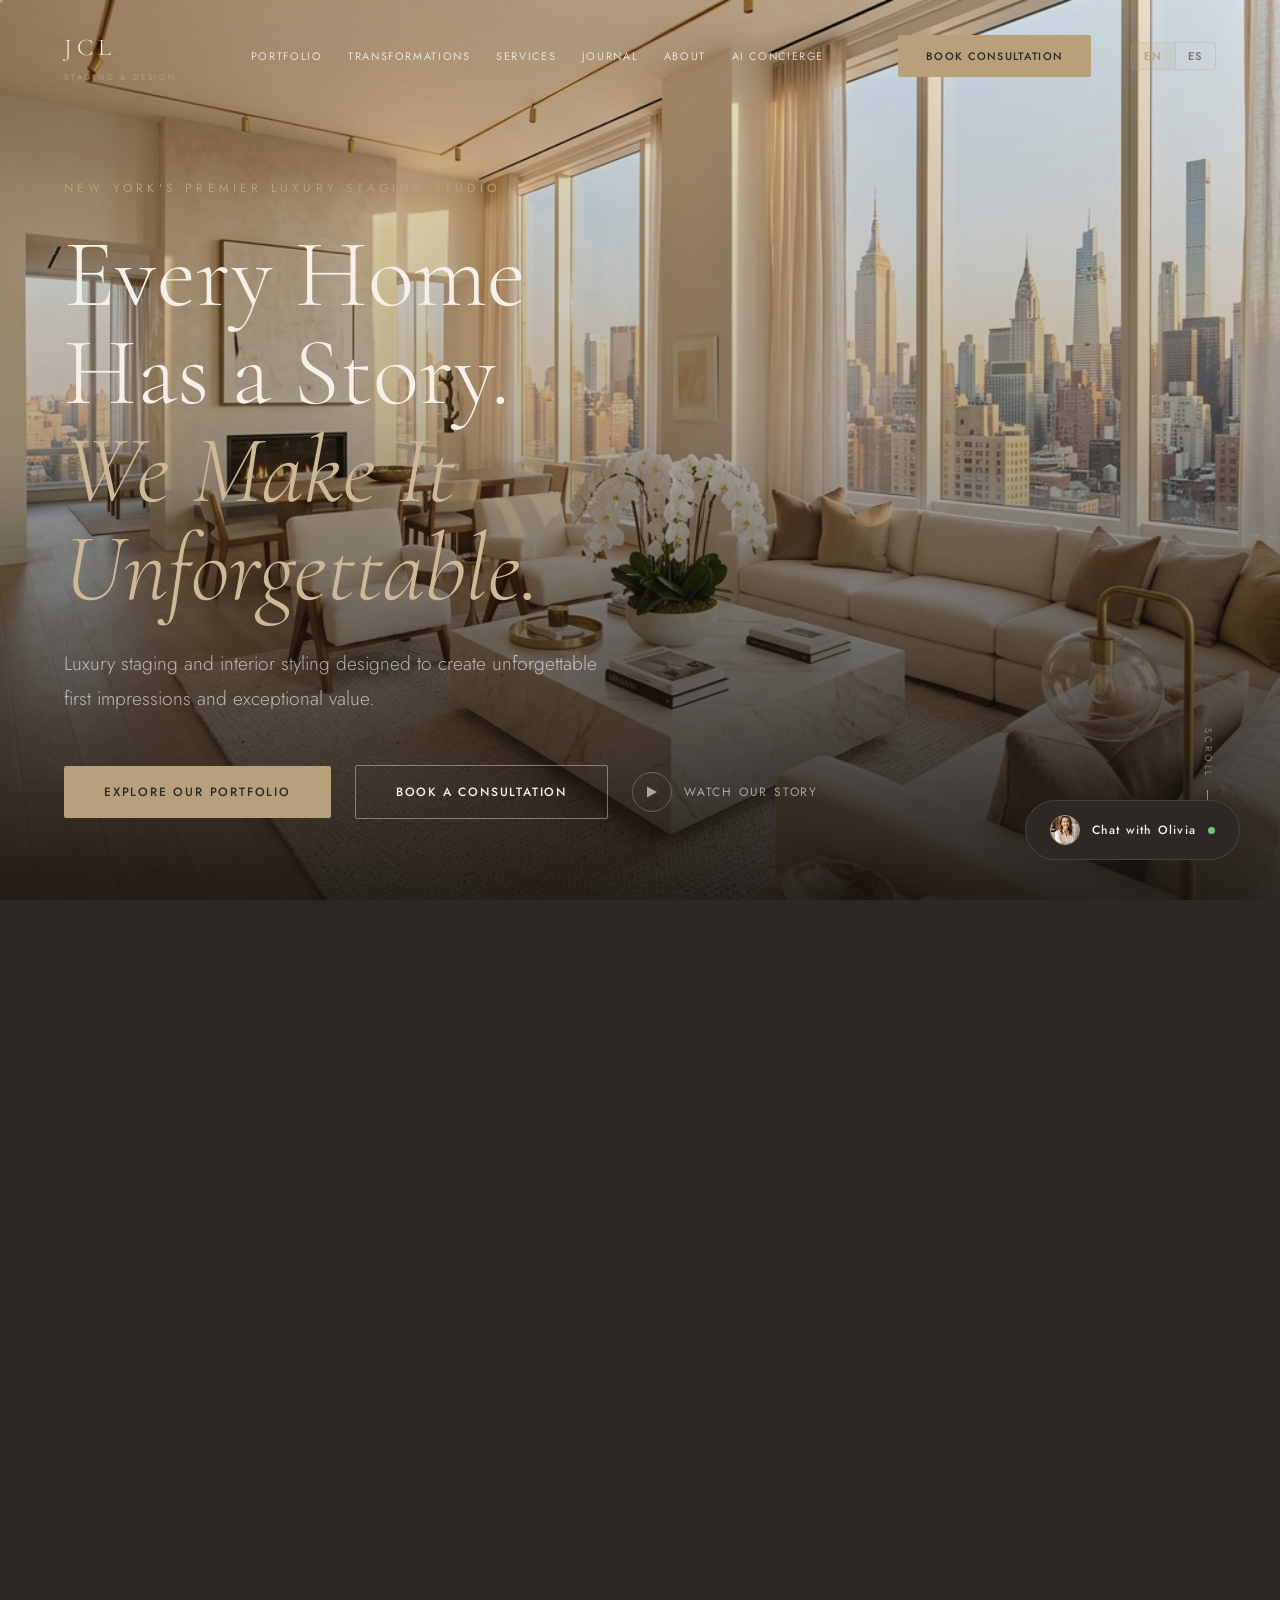
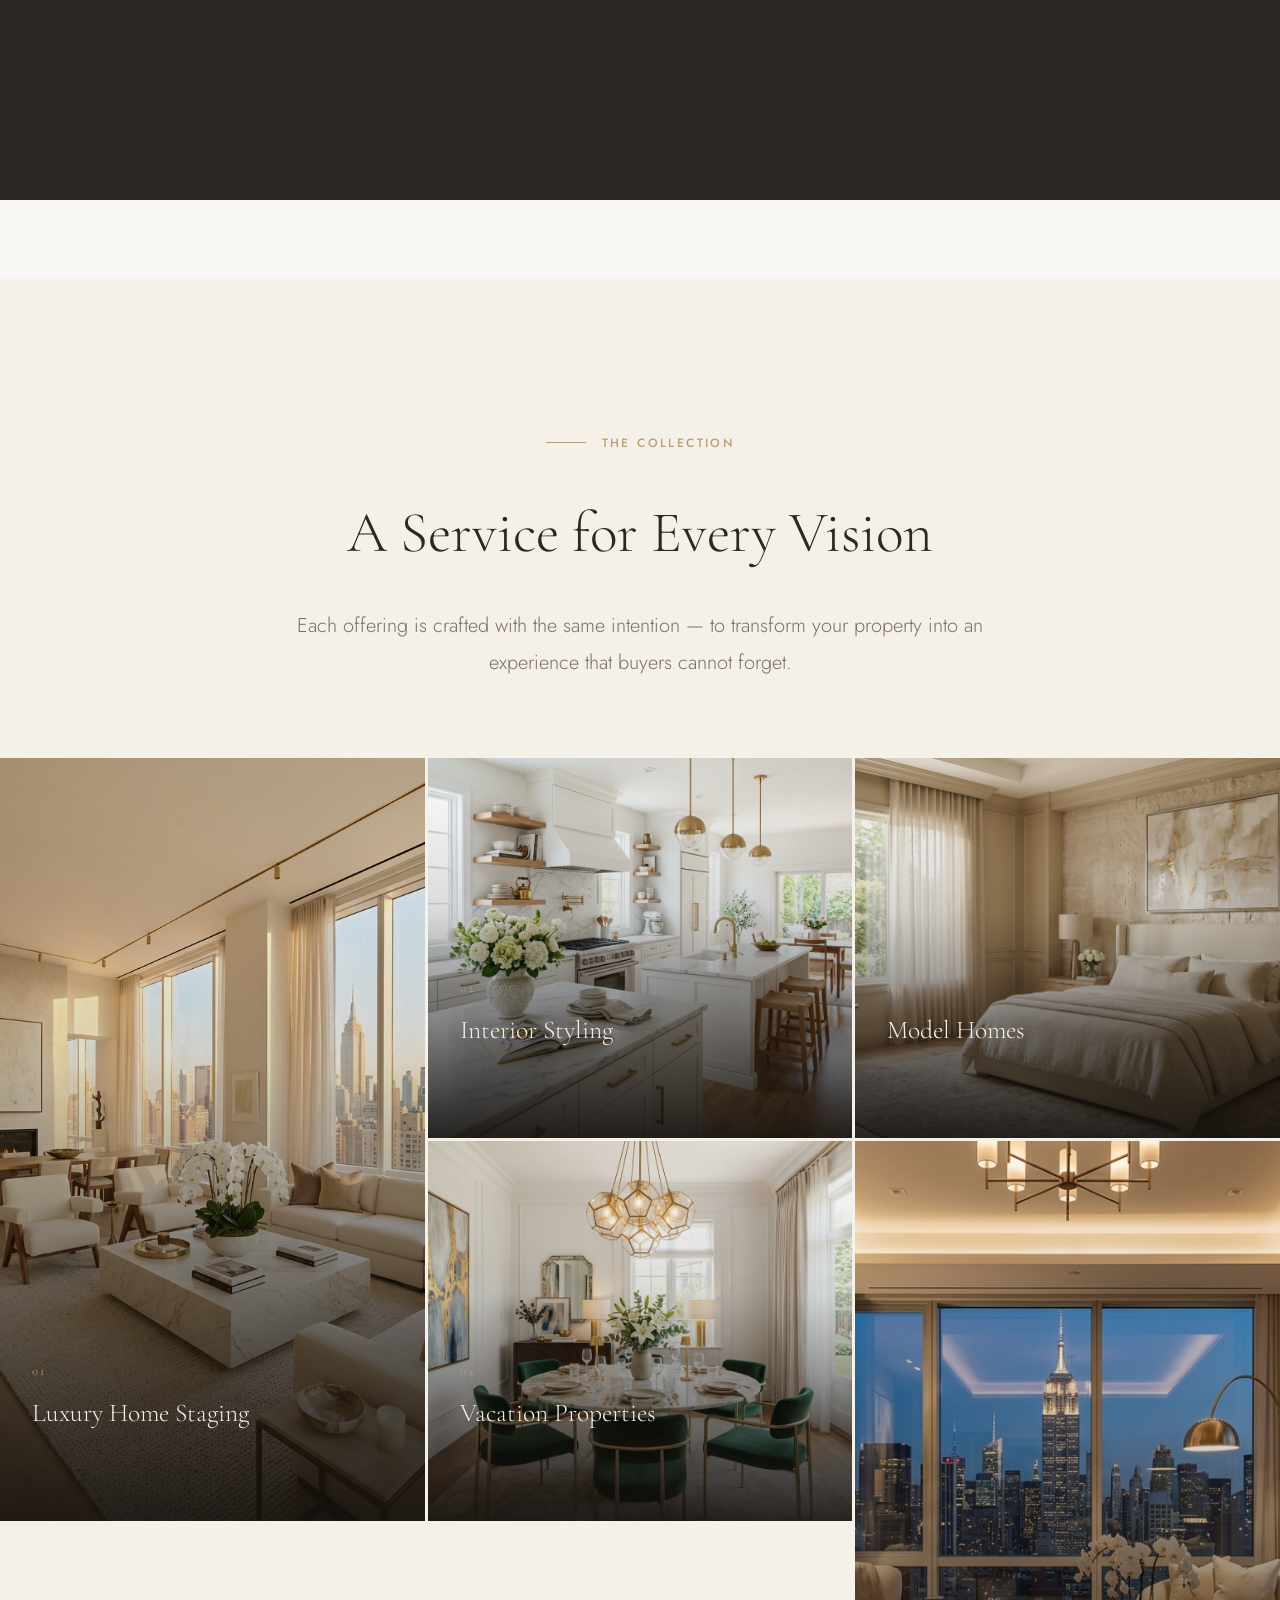
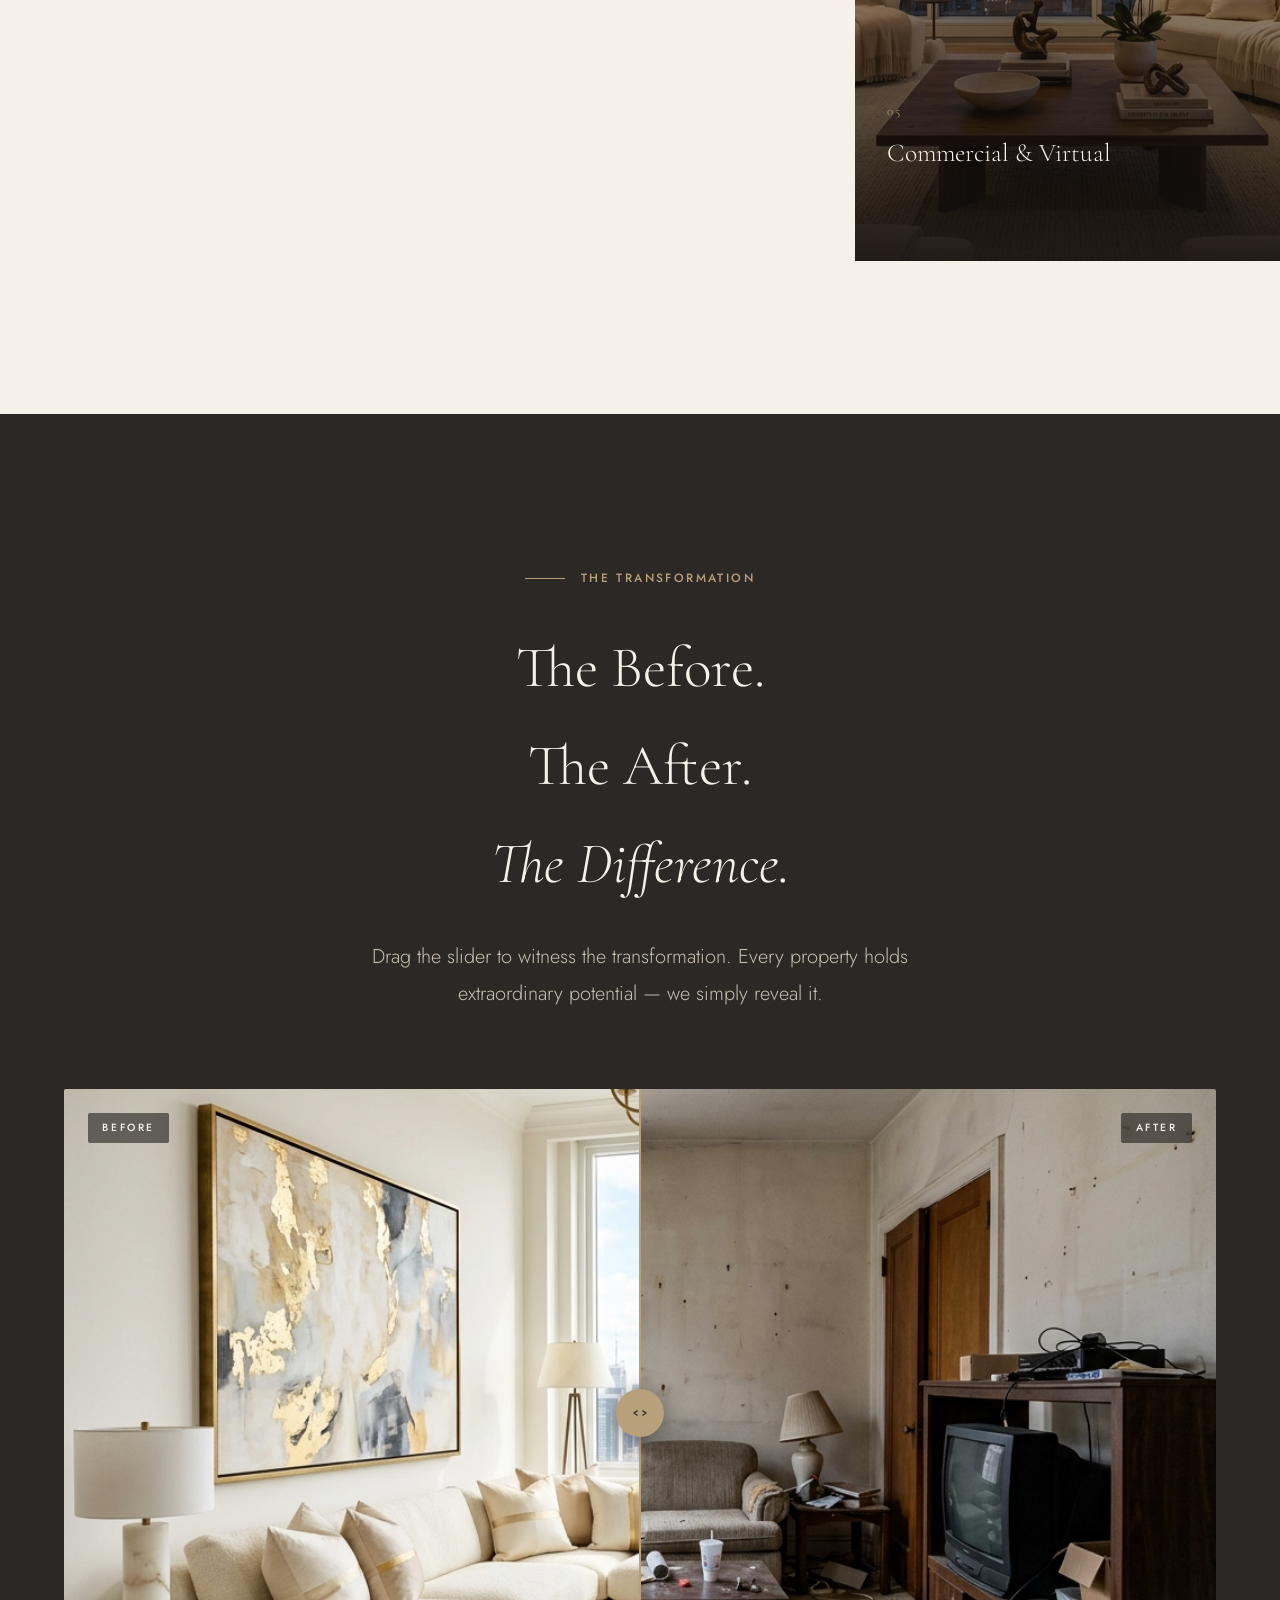
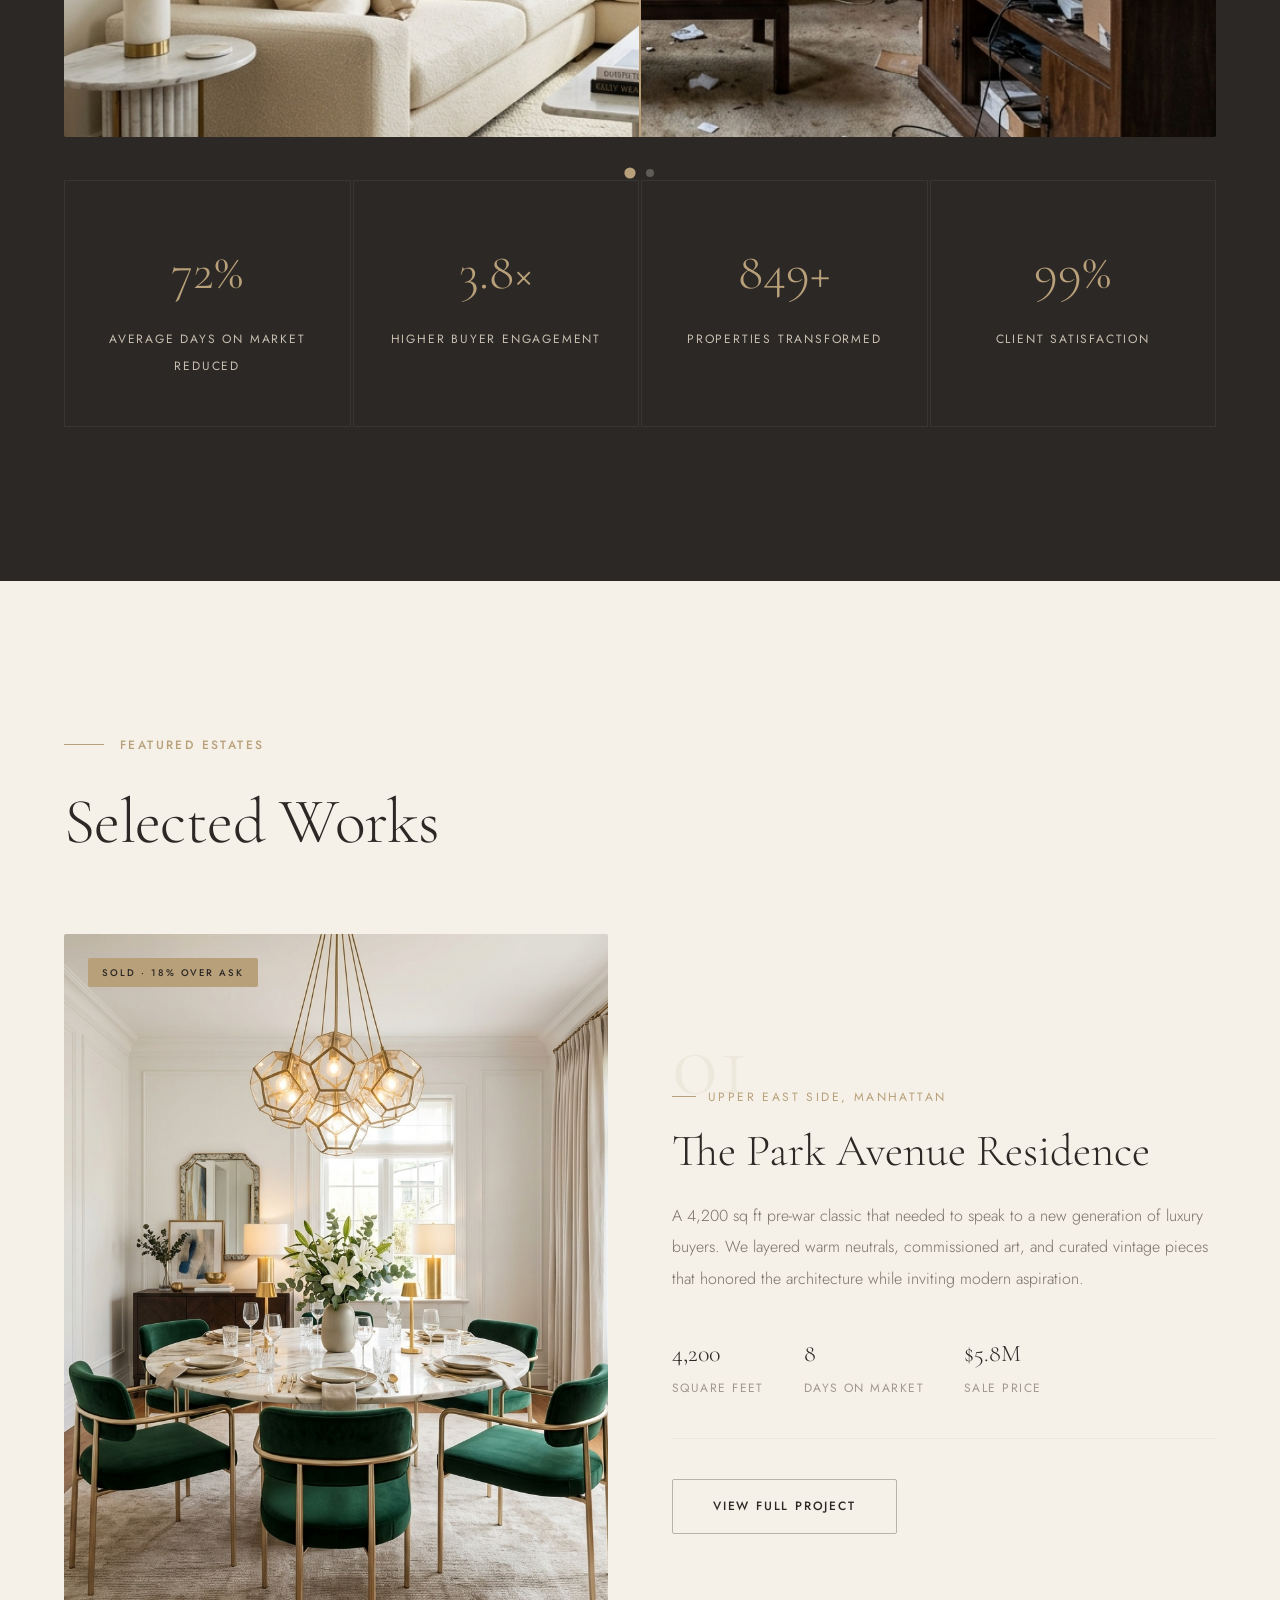
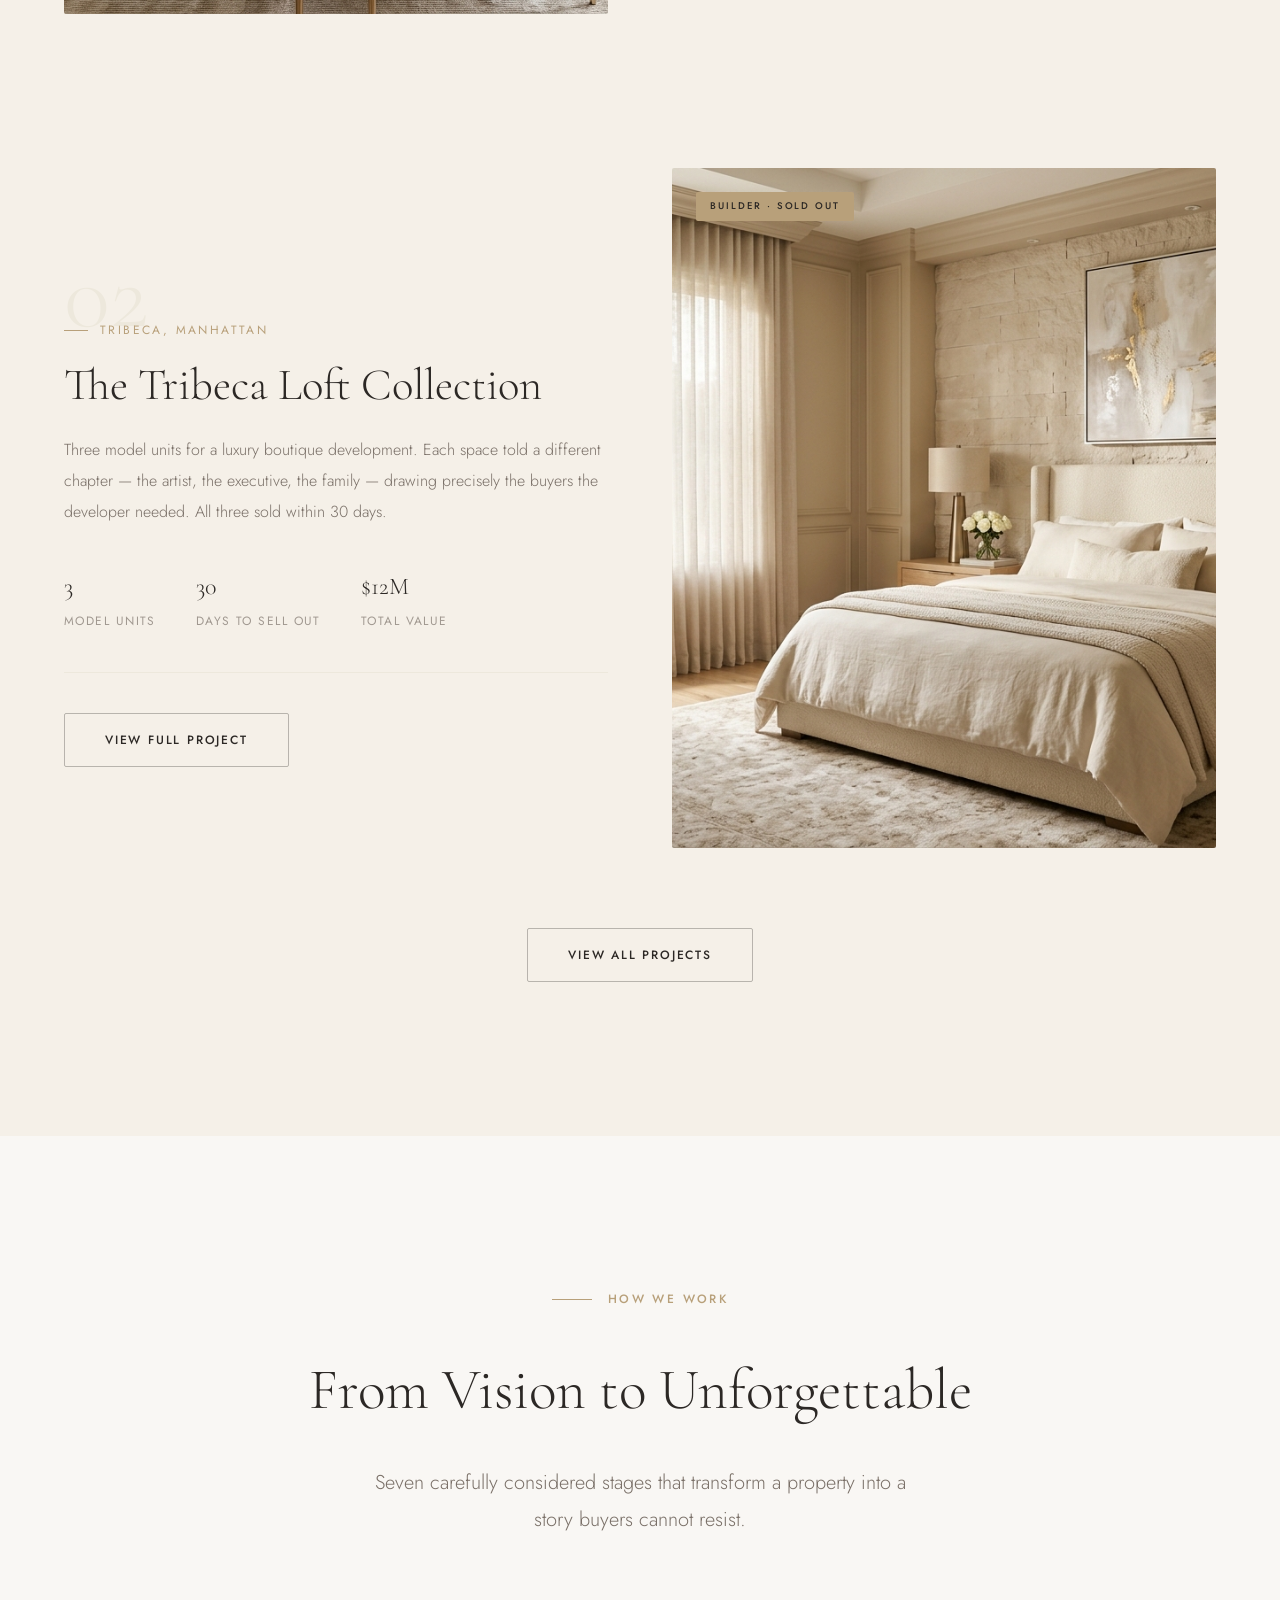
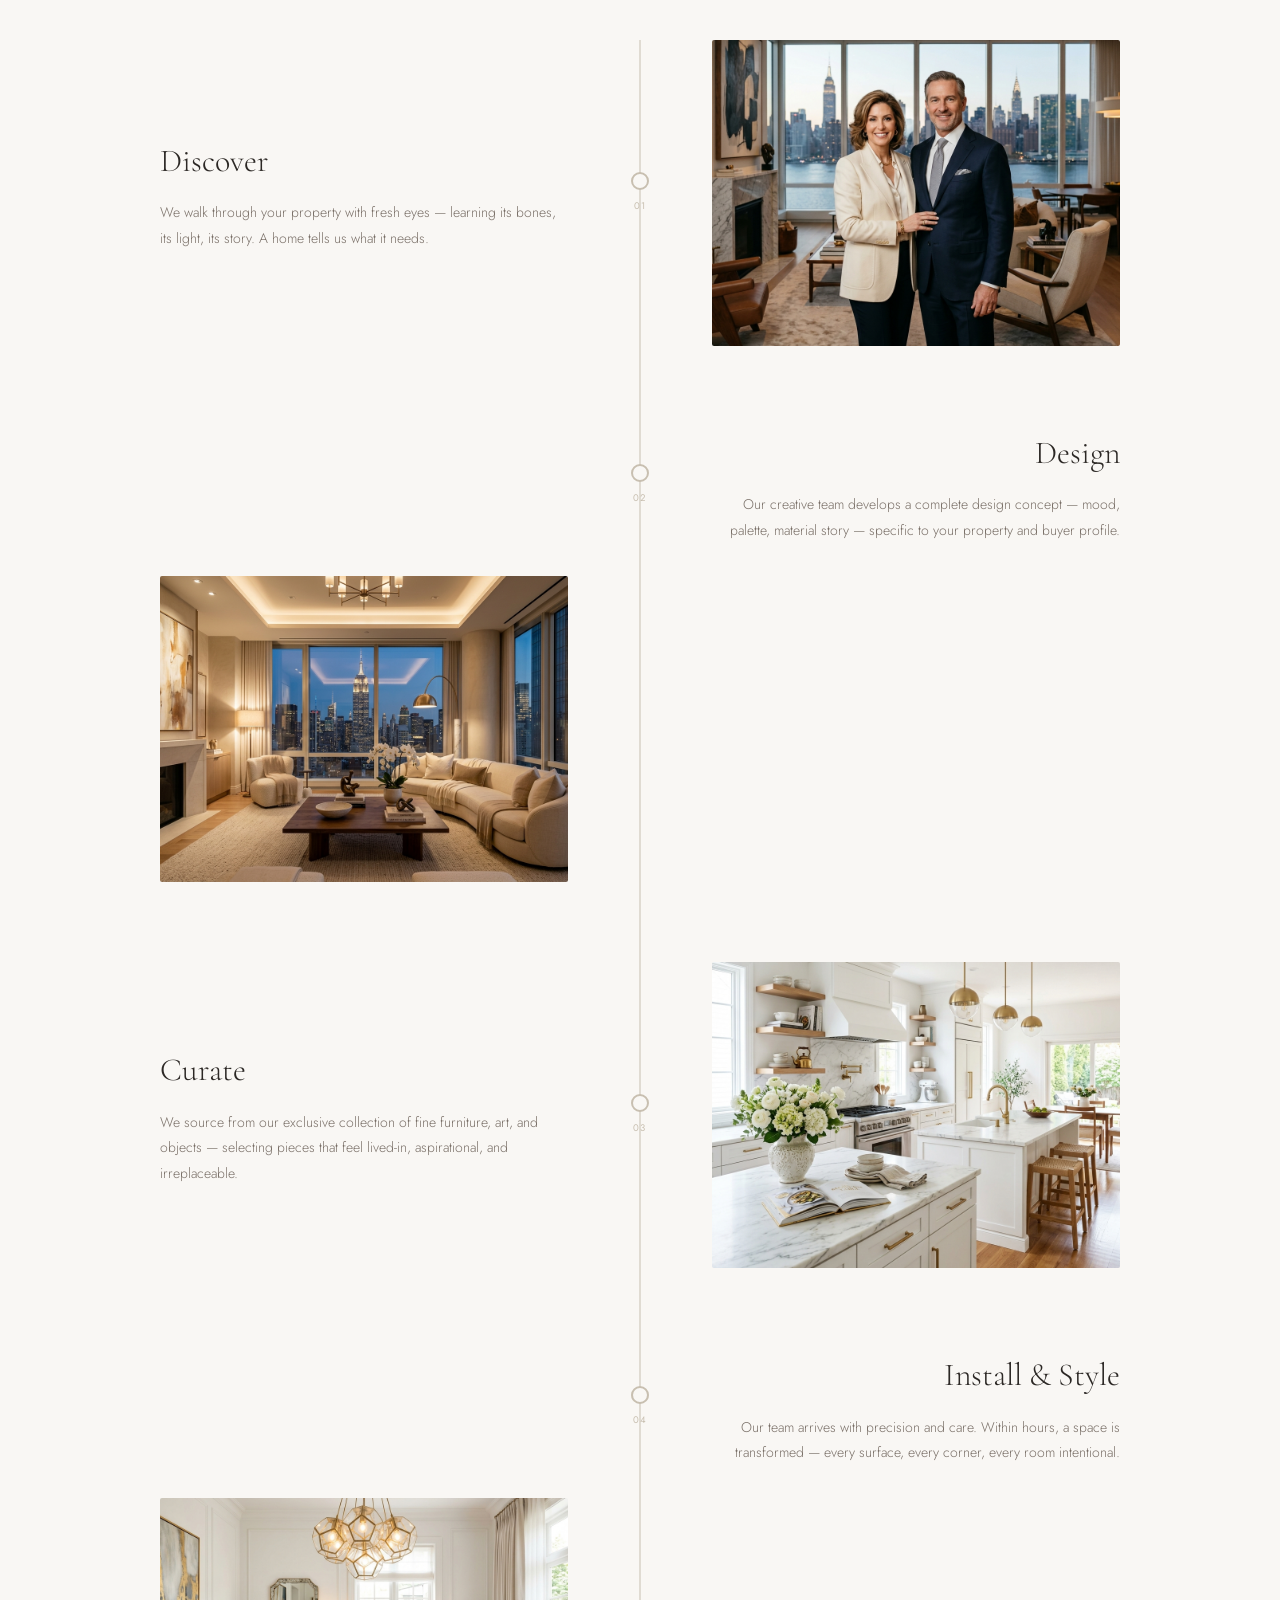
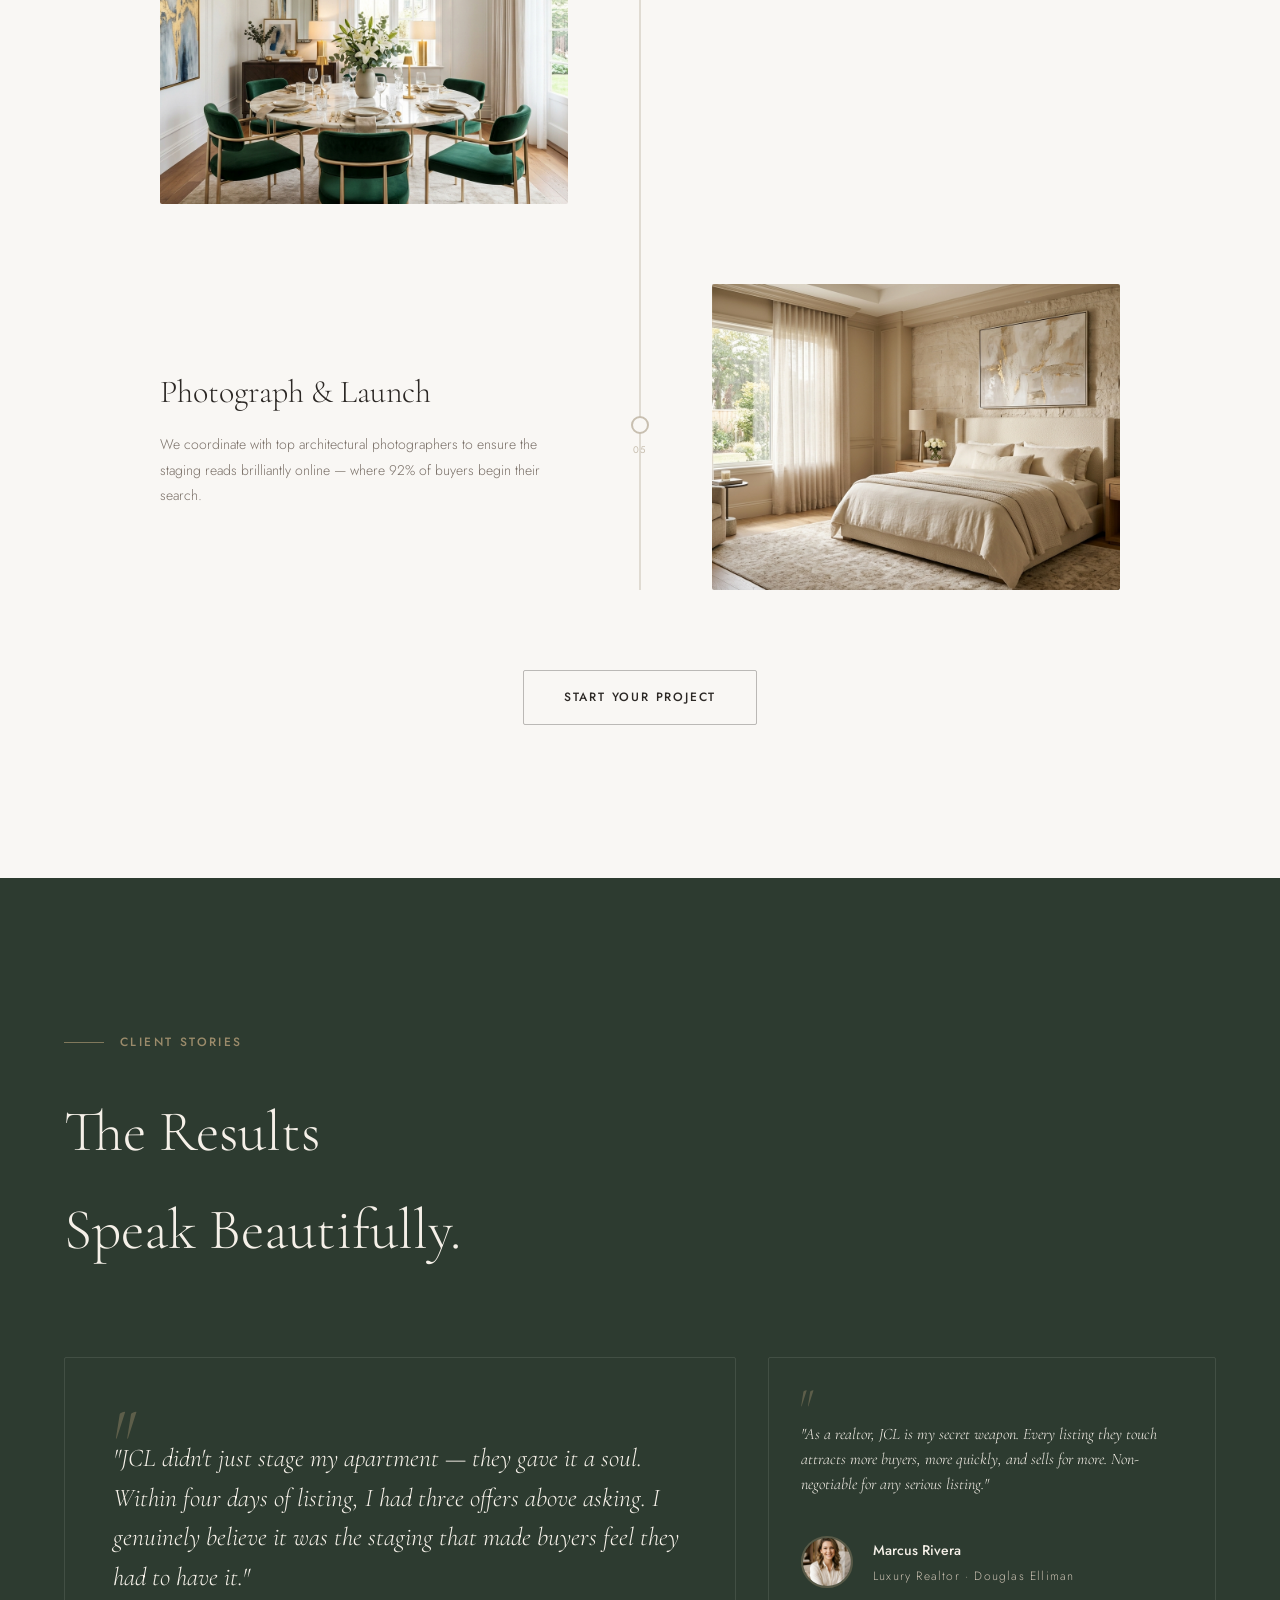
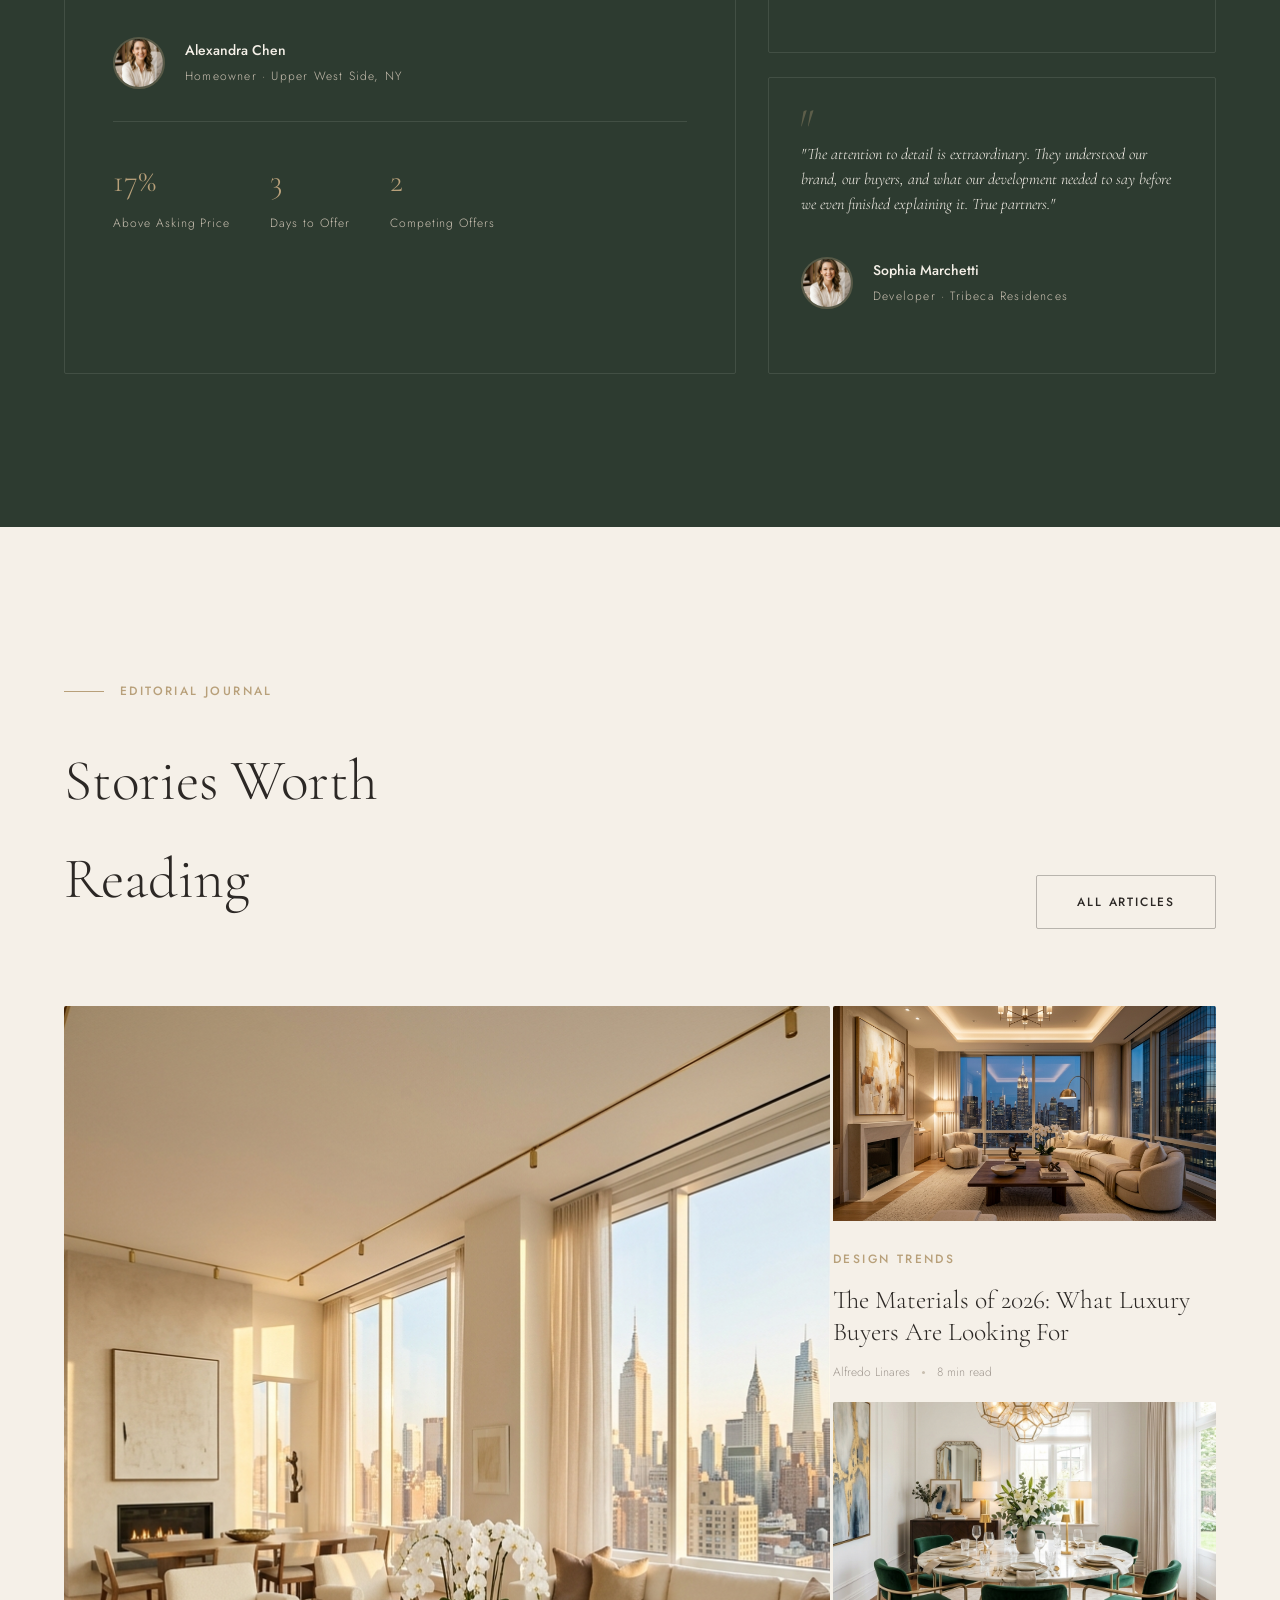
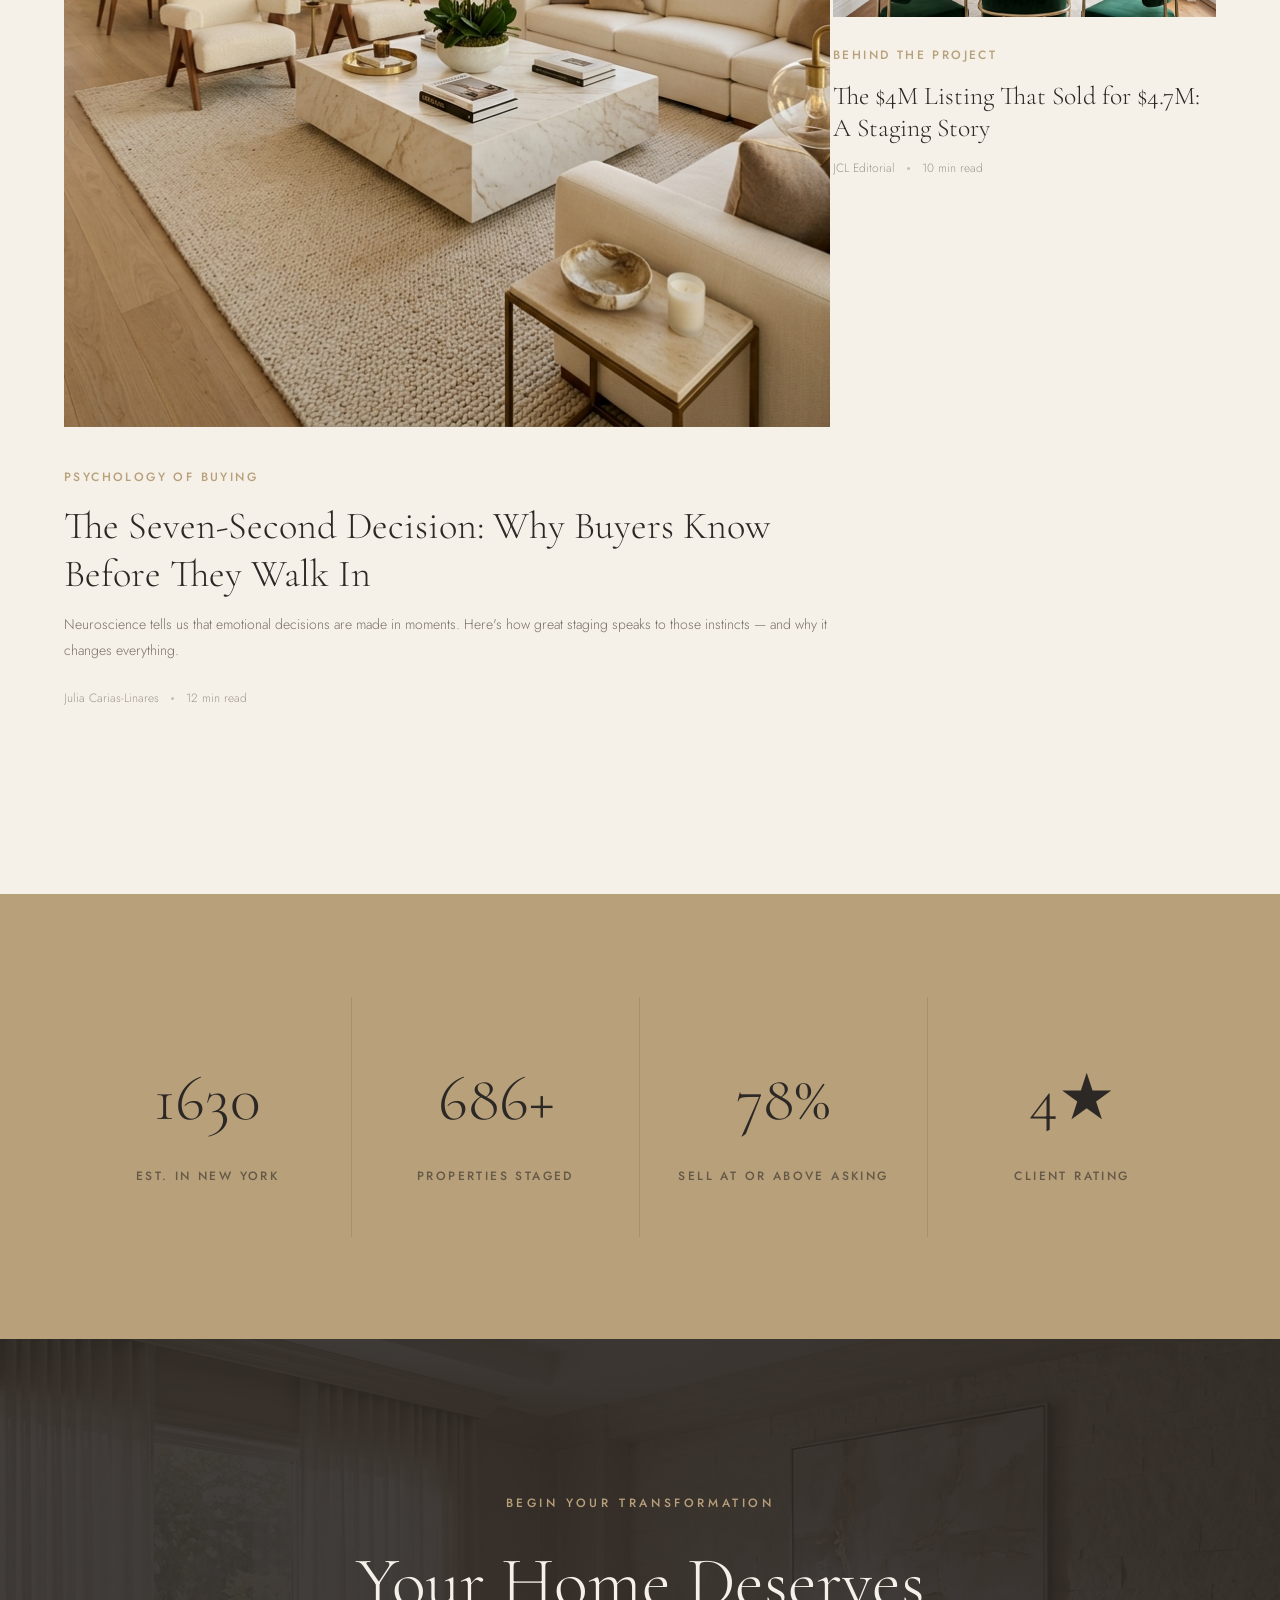
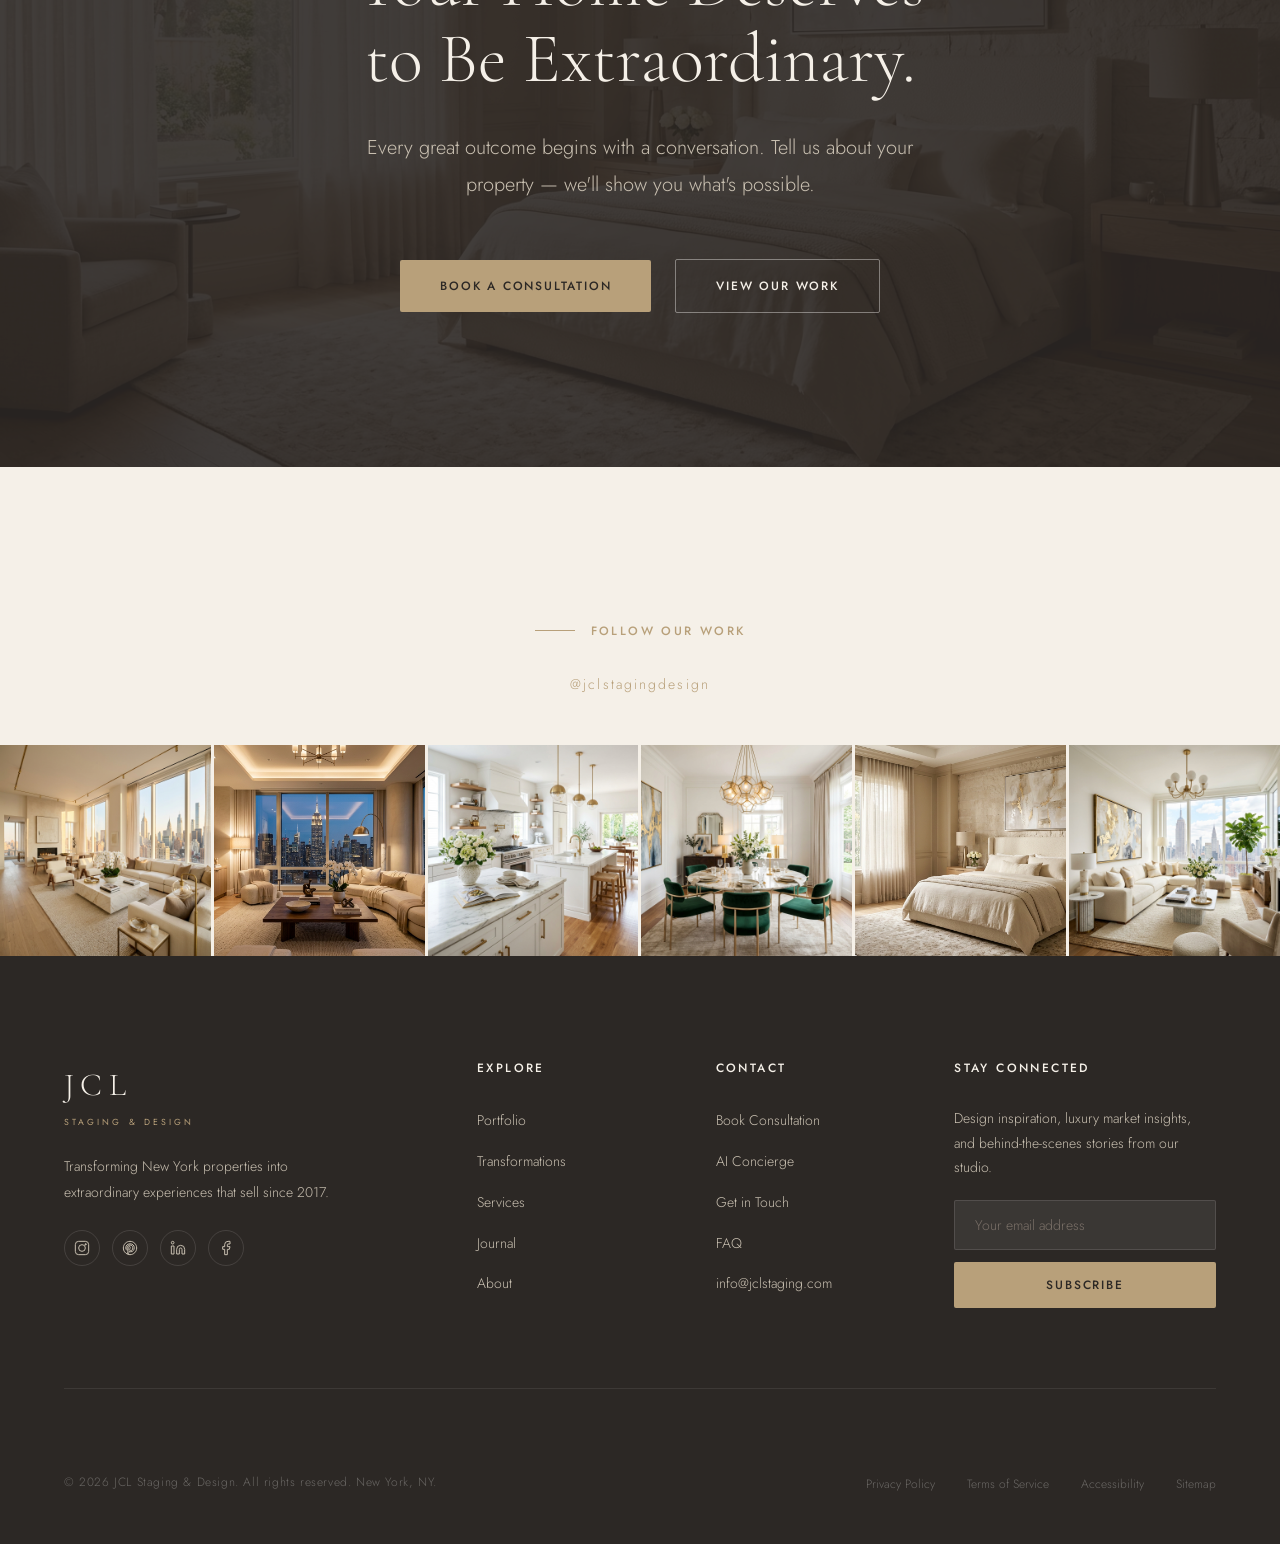
<file: index.html>
<!DOCTYPE html>
<html lang="en" dir="ltr" data-i18n-title="meta_home_title">
<head>
  <meta charset="UTF-8" />
  <meta name="viewport" content="width=device-width, initial-scale=1.0" />
  <meta http-equiv="X-UA-Compatible" content="IE=edge" />

  <!-- SEO -->
  <title>JCL Staging & Design | Luxury Home Staging New York — Tri-State Area</title>
  <meta name="description" content="New York's most celebrated luxury home staging studio. JCL Staging & Design transforms properties into extraordinary experiences that inspire buyers, accelerate sales, and command exceptional value. Serving Manhattan, Brooklyn, New Jersey & Connecticut." />
  <meta name="keywords" content="luxury home staging New York, home staging Manhattan, real estate staging NYC, interior design staging, JCL Staging Design, property styling Tri-State" />
  <link rel="canonical" href="https://jclstaging.com/" />
  <meta name="author" content="JCL Staging & Design" />
  <meta name="robots" content="index, follow, max-snippet:-1, max-image-preview:large" />
  <meta name="geo.region" content="US-NY" />
  <meta name="geo.placename" content="New York City" />

  <!-- Open Graph -->
  <meta property="og:type" content="website" />
  <meta property="og:url" content="https://jclstaging.com/" />
  <meta property="og:site_name" content="JCL Staging & Design" />
  <meta property="og:title" content="JCL Staging & Design | Luxury Home Staging New York" />
  <meta property="og:description" content="We don't stage homes. We tell their story. Premium staging & interior design for New York's luxury real estate market since 2017." />
  <meta property="og:image" content="https://jclstaging.com/images/hero.png" />
  <meta property="og:image:width" content="1200" />
  <meta property="og:image:height" content="630" />
  <meta property="og:locale" content="en_US" />

  <!-- Twitter -->
  <meta name="twitter:card" content="summary_large_image" />
  <meta name="twitter:site" content="@jclstaging" />
  <meta name="twitter:title" content="JCL Staging & Design | Luxury Home Staging New York" />
  <meta name="twitter:description" content="Transforming New York properties into extraordinary experiences since 2017." />
  <meta name="twitter:image" content="https://jclstaging.com/images/hero.png" />

  <!-- Fonts -->
  <link rel="preconnect" href="https://fonts.googleapis.com" />
  <link rel="preconnect" href="https://fonts.gstatic.com" crossorigin />
  <link href="https://fonts.googleapis.com/css2?family=Cormorant+Garamond:ital,wght@0,300;0,400;0,500;0,600;1,300;1,400;1,500&family=Jost:wght@300;400;500;600&display=swap" rel="stylesheet" />
  <link rel="preload" href="images/hero.png" as="image" fetchpriority="high" />

  <!-- Styles -->
  <link rel="stylesheet" href="css/style.css" />

  <!-- Schema.org -->
  <script type="application/ld+json">
  {
    "@context": "https://schema.org",
    "@graph": [
      {
        "@type": "Organization",
        "@id": "https://jclstaging.com/#organization",
        "name": "JCL Staging & Design",
        "url": "https://jclstaging.com",
        "foundingDate": "2017",
        "founders": [
          { "@type": "Person", "name": "Julia Carias-Linares", "jobTitle": "CEO & Creative Director" },
          { "@type": "Person", "name": "Alfredo Linares", "jobTitle": "COO & Lead Executor" }
        ],
        "sameAs": [
          "https://www.instagram.com/jclstagingdesign/",
          "https://www.facebook.com/JCLStagingDesign",
          "https://www.linkedin.com/company/jcl-staging-design/",
          "https://www.pinterest.com/jclstagingdesign/"
        ],
        "contactPoint": { "@type": "ContactPoint", "contactType": "Customer Service", "email": "info@jclstaging.com" }
      },
      {
        "@type": ["LocalBusiness", "ProfessionalService"],
        "@id": "https://jclstaging.com/#localbusiness",
        "name": "JCL Staging & Design",
        "description": "New York's premier luxury home staging and interior design studio.",
        "url": "https://jclstaging.com",
        "email": "info@jclstaging.com",
        "foundingDate": "2017",
        "priceRange": "$$$$",
        "address": { "@type": "PostalAddress", "addressLocality": "New York", "addressRegion": "NY", "addressCountry": "US" },
        "areaServed": ["New York City","New York","New Jersey","Connecticut"],
        "aggregateRating": { "@type": "AggregateRating", "ratingValue": "5", "bestRating": "5", "reviewCount": "127" }
      }
    ]
  }
  </script>
  <!-- hreflang for bilingual SEO -->
  <link id="hreflang-en" rel="alternate" hreflang="en" href="">
  <link id="hreflang-es" rel="alternate" hreflang="es" href="">
  <link id="hreflang-default" rel="alternate" hreflang="x-default" href="">
</head>
<body class="is-locked" data-page="home">

  <!-- ═══ PAGE TRANSITION ══════════════════════════════════ -->
  <div class="page-transition" aria-hidden="true"></div>

  <!-- ═══ PRELOADER ════════════════════════════════════════ -->
  <div class="preloader" role="status" aria-label="Loading JCL Staging">
    <div class="preloader__logo">
      <div class="preloader__logo-text">JCL</div>
      <div class="preloader__logo-sub">Staging &amp; Design</div>
    </div>
    <div class="preloader__line"></div>
    <div class="preloader__tagline" data-i18n="preloader_tagline">Luxury begins with first impressions.</div>
  </div>

  <!-- ═══ CURSOR ═══════════════════════════════════════════ -->
  <div class="cursor" aria-hidden="true">
    <div class="cursor-dot"></div>
    <div class="cursor-ring"></div>
  </div>

  <!-- ═══ SCROLL PROGRESS ══════════════════════════════════ -->
  <div class="scroll-progress" role="progressbar" aria-hidden="true"></div>

  <!-- ═══ SEARCH OVERLAY ═══════════════════════════════════ -->
  <div class="search-overlay" role="search" aria-label="Search">
    <button class="search-close" data-search-close aria-label="Close search">Close ✕</button>
    <div class="search-input-wrap">
      <input class="search-field" type="search" placeholder="Search projects, services…" aria-label="Search" />
    </div>
  </div>

  <!-- ═══ NAVIGATION ═══════════════════════════════════════ -->
  <header class="nav" id="nav" role="banner">
    <a href="/" class="nav__logo" aria-label="JCL Staging & Design — Home">
      JCL
      <span class="nav__logo-sub">Staging &amp; Design</span>
    </a>

    <nav class="nav__links" aria-label="Primary navigation">
      <a href="pages/portfolio.html" class="nav__link" data-i18n="nav_portfolio">Portfolio</a>
      <a href="pages/transformations.html" class="nav__link" data-i18n="nav_transformations">Transformations</a>
      <a href="pages/services.html" class="nav__link" data-i18n="nav_services">Services</a>
      <a href="pages/journal.html" class="nav__link" data-i18n="nav_journal">Journal</a>
      <a href="pages/about.html" class="nav__link" data-i18n="nav_about">About</a>
      <a href="pages/concierge.html" class="nav__link" data-i18n="nav_concierge">AI Concierge</a>
    </nav>

    <div class="nav__actions"><a href="pages/consultation.html" class="nav__cta" data-i18n="nav_book">Book Consultation</a>
        
        <div class="lang-switcher" role="group" aria-label="Language selector">
          <button class="lang-btn" data-lang-btn="en" aria-pressed="true">EN</button>
          <button class="lang-btn" data-lang-btn="es" aria-pressed="false">ES</button>
        </div>
      </div>

    <button class="nav__toggle" id="nav-toggle" aria-label="Open menu" aria-expanded="false" aria-controls="mobile-nav">
      <span class="nav__toggle-line"></span>
      <span class="nav__toggle-line"></span>
      <span class="nav__toggle-line"></span>
    </button>
  </header>

  <!-- Mobile nav -->
  <nav class="nav-mobile" id="mobile-nav" aria-label="Mobile navigation" aria-hidden="true">
      <ul class="nav-mobile__links">
      <li><a href="pages/portfolio.html" class="nav-mobile__link" data-i18n="nav_portfolio">Portfolio</a></li>
      <li><a href="pages/transformations.html" class="nav-mobile__link" data-i18n="nav_transformations">Transformations</a></li>
      <li><a href="pages/services.html" class="nav-mobile__link" data-i18n="nav_services">Services</a></li>
      <li><a href="pages/journal.html" class="nav-mobile__link" data-i18n="nav_journal">Journal</a></li>
      <li><a href="pages/about.html" class="nav-mobile__link" data-i18n="nav_about">About</a></li>
      <li><a href="pages/concierge.html" class="nav-mobile__link" data-i18n="nav_concierge">AI Concierge</a></li>
      <li><a href="pages/contact.html" class="nav-mobile__link">Contact</a></li>
      <li><a href="pages/consultation.html" class="nav-mobile__link" data-i18n="nav_book">Book Consultation</a></li>
    </ul>
    <div class="nav-mobile__lang" style="display:flex;gap:0;margin:1.5rem auto 0;border:1px solid rgba(184,160,122,0.3);border-radius:3px;overflow:hidden;width:fit-content">
        <button class="lang-btn nav-mobile__lang-btn" data-lang-btn="en" aria-pressed="true" style="padding:0.6rem 1.5rem;font-size:0.75rem;letter-spacing:0.15em;text-transform:uppercase;font-family:var(--font-sans);background:transparent;border:none;color:var(--color-taupe);cursor:pointer">EN</button>
        <button class="lang-btn nav-mobile__lang-btn" data-lang-btn="es" aria-pressed="false" style="padding:0.6rem 1.5rem;font-size:0.75rem;letter-spacing:0.15em;text-transform:uppercase;font-family:var(--font-sans);background:transparent;border-left:1px solid rgba(184,160,122,0.3);color:var(--color-taupe);cursor:pointer">ES</button>
      </div>
    <div class="nav-mobile__bottom">
      <a href="https://www.instagram.com/jclstagingdesign/" class="nav-mobile__social-link" target="_blank" rel="noopener">Instagram</a>
      <a href="https://www.pinterest.com/jclstagingdesign/" class="nav-mobile__social-link" target="_blank" rel="noopener">Pinterest</a>
      <a href="https://www.linkedin.com/company/jcl-staging-design/" class="nav-mobile__social-link" target="_blank" rel="noopener">LinkedIn</a>
    </div>
  </nav>

  <main id="main-content">

    <!-- ═══════════════════════════════════════════════════
         HERO — Full viewport cinematic experience
    ════════════════════════════════════════════════════ -->
    <section class="hero" id="hero" aria-label="Hero">
      <div class="hero__bg">
        <img
          src="images/hero.png"
          alt="Beautifully staged luxury living room with natural light and floor-to-ceiling windows"
          class="hero__image"
          fetchpriority="high"
          decoding="async"
        />
        <div class="hero__overlay"></div>
      </div>

      <div class="hero__content container">
        <p class="hero__eyebrow" data-i18n="hero_eyebrow">New York's Premier Luxury Staging Studio</p>
        <h1 class="hero__headline">
          Every Home<br>
          Has a Story.<br>
          <em>We Make It<br>Unforgettable.</em>
        </h1>
        <p class="hero__subheadline" data-i18n="hero_sub">
          Luxury staging and interior styling designed to create
          unforgettable first impressions and exceptional value.
        </p>
        <div class="hero__actions">
          <a href="pages/portfolio.html" class="btn btn--primary" data-i18n="hero_cta_primary">Explore Our Portfolio</a>
          <a href="pages/consultation.html" class="btn btn--outline" data-i18n="hero_cta_secondary">Book a Consultation</a>
          <a href="#about-intro" class="hero__watch">
            <span class="hero__watch-icon">
              <svg width="12" height="14" viewBox="0 0 12 14" fill="none" aria-hidden="true">
                <path d="M1 1.5L11 7L1 12.5V1.5Z" fill="currentColor"/>
              </svg>
            </span>
            Watch Our Story
          </a>
        </div>
      </div>

      <div class="hero__scroll" aria-hidden="true">
        <span class="hero__scroll-text" data-i18n="hero_scroll">Scroll</span>
        <span class="hero__scroll-line"></span>
      </div>
    </section>

    <!-- ═══════════════════════════════════════════════════
         BRAND STATEMENT — Why first impressions matter
    ════════════════════════════════════════════════════ -->
    <section class="brand-statement" id="about-intro" aria-labelledby="bs-headline">
      <div class="container">
        <div class="brand-statement__grid">
          <div class="brand-statement__content">
            <div class="section-label reveal">
              <span data-i18n="brand_eyebrow">The Philosophy</span>
            </div>
            <h2 class="brand-statement__headline reveal reveal-delay-1" id="bs-headline">
              <span data-i18n="brand_headline_1">Buyers Fall in Love</span><br><span data-i18n="brand_headline_2">Before They Read</span><br><span data-i18n="brand_headline_3">the Listing.</span>
            </h2>
            <p class="brand-statement__text reveal reveal-delay-2">
              <span data-i18n="brand_text">In the first seven seconds of walking through a door, buyers have already decided how they feel. That feeling — of warmth, aspiration, and belonging — is what we architect. Not furniture. Not décor. Emotion.</span>
            </p>
            <div class="brand-statement__stats reveal reveal-delay-3">
              <div class="brand-statement__stat">
                <span class="brand-statement__stat-num" data-count="97" data-suffix="%">0%</span>
                <span class="brand-statement__stat-label" data-i18n="stat_sell_above">Sell at or above asking</span>
              </div>
              <div class="brand-statement__stat">
                <span class="brand-statement__stat-num" data-count="73" data-suffix="%">0%</span>
                <span class="brand-statement__stat-label" data-i18n="stat_faster">Faster days on market</span>
              </div>
              <div class="brand-statement__stat">
                <span class="brand-statement__stat-num" data-count="850" data-suffix="+">0+</span>
                <span class="brand-statement__stat-label" data-i18n="stat_properties">Properties transformed</span>
              </div>
            </div>
            <a href="pages/about.html" class="btn btn--outline-dark reveal reveal-delay-4" data-i18n="brand_cta">Our Story</a>
          </div>
          <div class="brand-statement__image-wrap reveal--right">
            <img
              src="images/luxury-living-2.jpg"
              alt="Elegantly staged living room with natural light and warm tones"
              class="brand-statement__image"
              loading="lazy"
              decoding="async"
            />
            <span class="brand-statement__caption">West Village Penthouse, 2025</span>
          </div>
        </div>
      </div>
    </section>

    <!-- ═══════════════════════════════════════════════════
         THE COLLECTION — Services as luxury experiences
    ════════════════════════════════════════════════════ -->
    <section class="collection section" id="services" aria-labelledby="collection-headline">
      <div class="container">
        <div class="collection__header">
          <div class="section-label reveal" style="justify-content:center">
            <span data-i18n="collection_eyebrow">The Collection</span>
          </div>
          <h2 class="collection__headline reveal reveal-delay-1" id="collection-headline" data-i18n="collection_headline">
            A Service for Every Vision
          </h2>
          <p class="collection__desc reveal reveal-delay-2">
            Each offering is crafted with the same intention — to transform your property into an experience that buyers cannot forget.
          </p>
        </div>
      </div>

      <div class="collection__grid">

        <!-- Card 1 — tall/span 2 rows -->
        <article class="collection__card reveal--scale">
          <div class="collection__card-inner">
            <img src="images/hero.png" alt="Luxury home staging" class="collection__card-image" loading="lazy" />
            <div class="collection__card-overlay"></div>
            <div class="collection__card-content">
              <span class="collection__card-number">01</span>
              <h3 class="collection__card-title">Luxury Home Staging</h3>
              <p class="collection__card-desc">For properties that deserve to be experienced, not merely viewed. Full-service curation that elevates every detail.</p>
              <a href="pages/services.html#luxury-staging" class="collection__card-link">
                Explore
                <svg width="14" height="10" viewBox="0 0 14 10" fill="none" aria-hidden="true"><path d="M9 1L13 5M13 5L9 9M13 5H1" stroke="currentColor" stroke-width="1.2" stroke-linecap="round" stroke-linejoin="round"/></svg>
              </a>
            </div>
          </div>
        </article>

        <!-- Card 2 -->
        <article class="collection__card reveal--scale reveal-delay-1">
          <div class="collection__card-inner">
            <img src="images/kitchen.png" alt="Interior styling and design" class="collection__card-image" loading="lazy" />
            <div class="collection__card-overlay"></div>
            <div class="collection__card-content">
              <span class="collection__card-number">02</span>
              <h3 class="collection__card-title">Interior Styling</h3>
              <p class="collection__card-desc">The art of perfection — every object, every angle, precisely considered.</p>
              <a href="pages/services.html#interior-styling" class="collection__card-link">
                Explore
                <svg width="14" height="10" viewBox="0 0 14 10" fill="none" aria-hidden="true"><path d="M9 1L13 5M13 5L9 9M13 5H1" stroke="currentColor" stroke-width="1.2" stroke-linecap="round" stroke-linejoin="round"/></svg>
              </a>
            </div>
          </div>
        </article>

        <!-- Card 3 -->
        <article class="collection__card reveal--scale reveal-delay-2">
          <div class="collection__card-inner">
            <img src="images/model-home.jpg" alt="Model home staging" class="collection__card-image" loading="lazy" />
            <div class="collection__card-overlay"></div>
            <div class="collection__card-content">
              <span class="collection__card-number">03</span>
              <h3 class="collection__card-title">Model Homes</h3>
              <p class="collection__card-desc">For builders and developers — selling a lifestyle before a home is built.</p>
              <a href="pages/services.html#model-homes" class="collection__card-link">
                Explore
                <svg width="14" height="10" viewBox="0 0 14 10" fill="none" aria-hidden="true"><path d="M9 1L13 5M13 5L9 9M13 5H1" stroke="currentColor" stroke-width="1.2" stroke-linecap="round" stroke-linejoin="round"/></svg>
              </a>
            </div>
          </div>
        </article>

        <!-- Card 4 -->
        <article class="collection__card reveal--scale reveal-delay-1">
          <div class="collection__card-inner">
            <img src="images/dining-room.png" alt="Vacation property staging" class="collection__card-image" loading="lazy" />
            <div class="collection__card-overlay"></div>
            <div class="collection__card-content">
              <span class="collection__card-number">04</span>
              <h3 class="collection__card-title">Vacation Properties</h3>
              <p class="collection__card-desc">From Hamptons estates to mountain retreats — creating escapes that command premium bookings.</p>
              <a href="pages/services.html#vacation" class="collection__card-link">
                Explore
                <svg width="14" height="10" viewBox="0 0 14 10" fill="none" aria-hidden="true"><path d="M9 1L13 5M13 5L9 9M13 5H1" stroke="currentColor" stroke-width="1.2" stroke-linecap="round" stroke-linejoin="round"/></svg>
              </a>
            </div>
          </div>
        </article>

        <!-- Card 5 — tall/span 2 rows -->
        <article class="collection__card reveal--scale reveal-delay-3">
          <div class="collection__card-inner">
            <img src="images/luxury-living-2.jpg" alt="Commercial interior design" class="collection__card-image" loading="lazy" />
            <div class="collection__card-overlay"></div>
            <div class="collection__card-content">
              <span class="collection__card-number">05</span>
              <h3 class="collection__card-title">Commercial &amp; Virtual</h3>
              <p class="collection__card-desc">Boutique offices, hospitality spaces, and photorealistic virtual staging for properties before they're built.</p>
              <a href="pages/services.html#commercial" class="collection__card-link">
                Explore
                <svg width="14" height="10" viewBox="0 0 14 10" fill="none" aria-hidden="true"><path d="M9 1L13 5M13 5L9 9M13 5H1" stroke="currentColor" stroke-width="1.2" stroke-linecap="round" stroke-linejoin="round"/></svg>
              </a>
            </div>
          </div>
        </article>

      </div>
    </section>

    <!-- ═══════════════════════════════════════════════════
         THE TRANSFORMATION — Interactive before/after
    ════════════════════════════════════════════════════ -->
    <section class="transformation section" id="transformations" aria-labelledby="transform-headline">
      <div class="container">
        <div class="transformation__header">
          <div class="section-label reveal" style="justify-content:center">
            <span class="section-label--light">The Transformation</span>
          </div>
          <h2 class="transformation__headline reveal reveal-delay-1" id="transform-headline">
            The Before.<br>The After.<br><em>The Difference.</em>
          </h2>
          <p class="transformation__desc reveal reveal-delay-2">
            Drag the slider to witness the transformation. Every property holds extraordinary potential — we simply reveal it.
          </p>
        </div>

        <!-- Slide 1 -->
        <div class="transformation__slide is-active">
          <div class="before-after" role="img" aria-label="Before and after living room transformation">
            <img src="images/before-living.png" alt="Living room before staging" class="before-after__image before-after__before" loading="lazy" />
            <img src="images/after-living.png" alt="Living room after staging" class="before-after__image before-after__after" loading="lazy" />
            <div class="before-after__handle" aria-hidden="true">
              <div class="before-after__circle">
                <svg viewBox="0 0 20 20" fill="none" aria-hidden="true">
                  <path d="M7 8L4 10L7 12M13 8L16 10L13 12" stroke="currentColor" stroke-width="1.5" stroke-linecap="round" stroke-linejoin="round"/>
                </svg>
              </div>
            </div>
            <span class="before-after__label before-after__label--before">Before</span>
            <span class="before-after__label before-after__label--after">After</span>
          </div>
        </div>

        <!-- Slide 2 -->
        <div class="transformation__slide" style="display:none">
          <div class="before-after" role="img" aria-label="Before and after bedroom transformation">
            <img src="images/before-living.png" alt="Bedroom before staging" class="before-after__image before-after__before" loading="lazy" />
            <img src="images/before-after-bedroom.png" alt="Bedroom after staging" class="before-after__image before-after__after" loading="lazy" />
            <div class="before-after__handle" aria-hidden="true">
              <div class="before-after__circle">
                <svg viewBox="0 0 20 20" fill="none" aria-hidden="true">
                  <path d="M7 8L4 10L7 12M13 8L16 10L13 12" stroke="currentColor" stroke-width="1.5" stroke-linecap="round" stroke-linejoin="round"/>
                </svg>
              </div>
            </div>
            <span class="before-after__label before-after__label--before">Before</span>
            <span class="before-after__label before-after__label--after">After</span>
          </div>
        </div>

        <div class="transformation__nav" role="tablist" aria-label="Transformation examples">
          <button class="transformation__dot is-active" role="tab" aria-selected="true" aria-label="Living room transformation"></button>
          <button class="transformation__dot" role="tab" aria-selected="false" aria-label="Bedroom transformation"></button>
        </div>

        <!-- Stats -->
        <div class="transformation__stats">
          <div class="transformation__stat reveal">
            <span class="transformation__stat-num" data-count="73" data-suffix="%">0%</span>
            <span class="transformation__stat-label">Average Days on Market Reduced</span>
          </div>
          <div class="transformation__stat reveal reveal-delay-1">
            <span class="transformation__stat-num" data-count="3.8" data-suffix="×">0×</span>
            <span class="transformation__stat-label">Higher Buyer Engagement</span>
          </div>
          <div class="transformation__stat reveal reveal-delay-2">
            <span class="transformation__stat-num" data-count="850" data-suffix="+">0+</span>
            <span class="transformation__stat-label">Properties Transformed</span>
          </div>
          <div class="transformation__stat reveal reveal-delay-3">
            <span class="transformation__stat-num" data-count="100" data-suffix="%">0%</span>
            <span class="transformation__stat-label">Client Satisfaction</span>
          </div>
        </div>
      </div>
    </section>

    <!-- ═══════════════════════════════════════════════════
         FEATURED ESTATES — Editorial showcase
    ════════════════════════════════════════════════════ -->
    <section class="estates section" id="portfolio" aria-labelledby="estates-headline">
      <div class="container">
        <div class="section-label reveal">
          <span>Featured Estates</span>
        </div>
        <h2 class="t-headline reveal reveal-delay-1" id="estates-headline">
          Selected Works
        </h2>

        <div class="estates__grid">

          <!-- Estate 1 -->
          <article class="estate">
            <div class="estate__image-col">
              <div class="estate__image-wrap reveal--scale">
                <img src="images/dining-room.png" alt="Luxury dining room staging in Upper East Side residence" class="estate__image" loading="lazy" />
                <span class="estate__badge">Sold · 18% Over Ask</span>
              </div>
            </div>
            <div class="estate__content-col">
              <div class="estate__content">
                <span class="estate__number reveal">01</span>
                <span class="estate__location reveal reveal-delay-1">Upper East Side, Manhattan</span>
                <h3 class="estate__title reveal reveal-delay-2">The Park Avenue Residence</h3>
                <p class="estate__desc reveal reveal-delay-3">
                  A 4,200 sq ft pre-war classic that needed to speak to a new generation of luxury buyers. We layered warm neutrals, commissioned art, and curated vintage pieces that honored the architecture while inviting modern aspiration.
                </p>
                <div class="estate__meta reveal reveal-delay-4">
                  <div class="estate__meta-item">
                    <span class="estate__meta-value">4,200</span>
                    <span class="estate__meta-key">Square Feet</span>
                  </div>
                  <div class="estate__meta-item">
                    <span class="estate__meta-value">8</span>
                    <span class="estate__meta-key">Days on Market</span>
                  </div>
                  <div class="estate__meta-item">
                    <span class="estate__meta-value">$5.8M</span>
                    <span class="estate__meta-key">Sale Price</span>
                  </div>
                </div>
                <a href="pages/portfolio.html" class="btn btn--outline-dark reveal reveal-delay-5">View Full Project</a>
              </div>
            </div>
          </article>

          <!-- Estate 2 -->
          <article class="estate">
            <div class="estate__image-col">
              <div class="estate__image-wrap reveal--scale">
                <img src="images/model-home.jpg" alt="Luxury model home staging" class="estate__image" loading="lazy" />
                <span class="estate__badge">Builder · Sold Out</span>
              </div>
            </div>
            <div class="estate__content-col">
              <div class="estate__content">
                <span class="estate__number reveal">02</span>
                <span class="estate__location reveal reveal-delay-1">Tribeca, Manhattan</span>
                <h3 class="estate__title reveal reveal-delay-2">The Tribeca Loft Collection</h3>
                <p class="estate__desc reveal reveal-delay-3">
                  Three model units for a luxury boutique development. Each space told a different chapter — the artist, the executive, the family — drawing precisely the buyers the developer needed. All three sold within 30 days.
                </p>
                <div class="estate__meta reveal reveal-delay-4">
                  <div class="estate__meta-item">
                    <span class="estate__meta-value">3</span>
                    <span class="estate__meta-key">Model Units</span>
                  </div>
                  <div class="estate__meta-item">
                    <span class="estate__meta-value">30</span>
                    <span class="estate__meta-key">Days to Sell Out</span>
                  </div>
                  <div class="estate__meta-item">
                    <span class="estate__meta-value">$12M</span>
                    <span class="estate__meta-key">Total Value</span>
                  </div>
                </div>
                <a href="pages/portfolio.html" class="btn btn--outline-dark reveal reveal-delay-5">View Full Project</a>
              </div>
            </div>
          </article>

        </div>

        <div class="text-center" style="margin-top:5rem">
          <a href="pages/portfolio.html" class="btn btn--outline-dark reveal">View All Projects</a>
        </div>
      </div>
    </section>

    <!-- ═══════════════════════════════════════════════════
         THE PROCESS — Animated timeline
    ════════════════════════════════════════════════════ -->
    <section class="process" id="our-process" aria-labelledby="process-headline">
      <div class="container">
        <div class="process__header">
          <div class="section-label reveal" style="justify-content:center">
            <span data-i18n="process_eyebrow">How We Work</span>
          </div>
          <h2 class="process__headline reveal reveal-delay-1" id="process-headline">
            From Vision to Unforgettable
          </h2>
          <p class="process__desc reveal reveal-delay-2">
            Seven carefully considered stages that transform a property into a story buyers cannot resist.
          </p>
        </div>

        <div class="process__timeline">
          <div class="process__track">
            <div class="process__track-fill"></div>
          </div>

          <div class="process__step">
            <div class="process__step-content">
              <h3 class="process__step-title">Discover</h3>
              <p class="process__step-desc">We walk through your property with fresh eyes — learning its bones, its light, its story. A home tells us what it needs.</p>
            </div>
            <div class="process__step-node">
              <div class="process__step-dot"></div>
              <span class="process__step-label">01</span>
            </div>
            <div class="process__step-image">
              <img src="images/founders.png" alt="JCL design consultation" loading="lazy" />
            </div>
          </div>

          <div class="process__step">
            <div class="process__step-image">
              <img src="images/luxury-living-2.jpg" alt="Interior design planning" loading="lazy" />
            </div>
            <div class="process__step-node">
              <div class="process__step-dot"></div>
              <span class="process__step-label">02</span>
            </div>
            <div class="process__step-content">
              <h3 class="process__step-title">Design</h3>
              <p class="process__step-desc">Our creative team develops a complete design concept — mood, palette, material story — specific to your property and buyer profile.</p>
            </div>
          </div>

          <div class="process__step">
            <div class="process__step-content">
              <h3 class="process__step-title">Curate</h3>
              <p class="process__step-desc">We source from our exclusive collection of fine furniture, art, and objects — selecting pieces that feel lived-in, aspirational, and irreplaceable.</p>
            </div>
            <div class="process__step-node">
              <div class="process__step-dot"></div>
              <span class="process__step-label">03</span>
            </div>
            <div class="process__step-image">
              <img src="images/kitchen.png" alt="Curated design objects" loading="lazy" />
            </div>
          </div>

          <div class="process__step">
            <div class="process__step-image">
              <img src="images/dining-room.png" alt="Staging installation" loading="lazy" />
            </div>
            <div class="process__step-node">
              <div class="process__step-dot"></div>
              <span class="process__step-label">04</span>
            </div>
            <div class="process__step-content">
              <h3 class="process__step-title">Install &amp; Style</h3>
              <p class="process__step-desc">Our team arrives with precision and care. Within hours, a space is transformed — every surface, every corner, every room intentional.</p>
            </div>
          </div>

          <div class="process__step">
            <div class="process__step-content">
              <h3 class="process__step-title">Photograph &amp; Launch</h3>
              <p class="process__step-desc">We coordinate with top architectural photographers to ensure the staging reads brilliantly online — where 92% of buyers begin their search.</p>
            </div>
            <div class="process__step-node">
              <div class="process__step-dot"></div>
              <span class="process__step-label">05</span>
            </div>
            <div class="process__step-image">
              <img src="images/model-home.jpg" alt="Professional photography for luxury listing" loading="lazy" />
            </div>
          </div>

        </div>

        <div class="text-center" style="margin-top:4rem">
          <a href="pages/consultation.html" class="btn btn--outline-dark reveal">Start Your Project</a>
        </div>
      </div>
    </section>

    <!-- ═══════════════════════════════════════════════════
         CLIENT STORIES — Editorial testimonials
    ════════════════════════════════════════════════════ -->
    <section class="stories section" id="client-stories" aria-labelledby="stories-headline">
      <div class="container">
        <div class="stories__header">
          <div class="section-label reveal section-label--light">
            <span>Client Stories</span>
          </div>
          <h2 class="stories__headline reveal reveal-delay-1" id="stories-headline">
            The Results<br>Speak Beautifully.
          </h2>
        </div>

        <div class="stories__grid">

          <!-- Featured story -->
          <article class="story reveal">
            <blockquote class="story__quote">
              "JCL didn't just stage my apartment — they gave it a soul. Within four days of listing, I had three offers above asking. I genuinely believe it was the staging that made buyers feel they had to have it."
            </blockquote>
            <div class="story__author">
              <img src="images/olivia-avatar.jpg" alt="Client portrait" class="story__avatar" loading="lazy" />
              <div>
                <span class="story__name">Alexandra Chen</span>
                <span class="story__role">Homeowner · Upper West Side, NY</span>
              </div>
            </div>
            <div class="story__result">
              <div>
                <span class="story__result-num" data-count="18" data-suffix="%">0%</span>
                <span class="story__result-label">Above Asking Price</span>
              </div>
              <div>
                <span class="story__result-num" data-count="4">0</span>
                <span class="story__result-label">Days to Offer</span>
              </div>
              <div>
                <span class="story__result-num" data-count="3">0</span>
                <span class="story__result-label">Competing Offers</span>
              </div>
            </div>
          </article>

          <!-- Secondary stories -->
          <div class="stories__secondary">
            <article class="story story--sm reveal reveal-delay-1">
              <blockquote class="story__quote">
                "As a realtor, JCL is my secret weapon. Every listing they touch attracts more buyers, more quickly, and sells for more. Non-negotiable for any serious listing."
              </blockquote>
              <div class="story__author">
                <img src="images/olivia-avatar.jpg" alt="Realtor portrait" class="story__avatar" loading="lazy" />
                <div>
                  <span class="story__name">Marcus Rivera</span>
                  <span class="story__role">Luxury Realtor · Douglas Elliman</span>
                </div>
              </div>
            </article>

            <article class="story story--sm reveal reveal-delay-2">
              <blockquote class="story__quote">
                "The attention to detail is extraordinary. They understood our brand, our buyers, and what our development needed to say before we even finished explaining it. True partners."
              </blockquote>
              <div class="story__author">
                <img src="images/olivia-avatar.jpg" alt="Developer portrait" class="story__avatar" loading="lazy" />
                <div>
                  <span class="story__name">Sophia Marchetti</span>
                  <span class="story__role">Developer · Tribeca Residences</span>
                </div>
              </div>
            </article>
          </div>
        </div>
      </div>
    </section>

    <!-- ═══════════════════════════════════════════════════
         EDITORIAL JOURNAL — Magazine quality
    ════════════════════════════════════════════════════ -->
    <section class="journal section" id="journal" aria-labelledby="journal-headline">
      <div class="container">
        <div class="journal__header">
          <div>
            <div class="section-label reveal">
              <span data-i18n="journal_eyebrow">Editorial Journal</span>
            </div>
            <h2 class="journal__headline" data-i18n="journal_headline" reveal reveal-delay-1" id="journal-headline">
              Stories Worth<br>Reading
            </h2>
          </div>
          <a href="pages/journal.html" class="btn btn--outline-dark reveal">All Articles</a>
        </div>

        <div class="journal__grid">

          <!-- Featured article -->
          <article class="article article--featured reveal--scale">
            <div class="article__image-wrap">
              <img src="images/hero.png" alt="The psychology of first impressions in real estate" class="article__image" loading="lazy" />
            </div>
            <div class="article__content">
              <span class="article__category">Psychology of Buying</span>
              <h3 class="article__title">The Seven-Second Decision: Why Buyers Know Before They Walk In</h3>
              <p class="article__excerpt">Neuroscience tells us that emotional decisions are made in moments. Here's how great staging speaks to those instincts — and why it changes everything.</p>
              <div class="article__meta">
                <span>Julia Carias-Linares</span>
                <span class="article__meta-dot"></span>
                <span>12 min read</span>
              </div>
            </div>
          </article>

          <!-- Secondary articles -->
          <div class="journal__secondary">
            <article class="article reveal reveal-delay-1">
              <div class="article__image-wrap">
                <img src="images/luxury-living-2.jpg" alt="Luxury staging trends 2026" class="article__image" loading="lazy" />
              </div>
              <div class="article__content">
                <span class="article__category">Design Trends</span>
                <h3 class="article__title">The Materials of 2026: What Luxury Buyers Are Looking For</h3>
                <div class="article__meta">
                  <span>Alfredo Linares</span>
                  <span class="article__meta-dot"></span>
                  <span>8 min read</span>
                </div>
              </div>
            </article>

            <article class="article reveal reveal-delay-2">
              <div class="article__image-wrap">
                <img src="images/dining-room.png" alt="Before and after staging results" class="article__image" loading="lazy" />
              </div>
              <div class="article__content">
                <span class="article__category">Behind the Project</span>
                <h3 class="article__title">The $4M Listing That Sold for $4.7M: A Staging Story</h3>
                <div class="article__meta">
                  <span>JCL Editorial</span>
                  <span class="article__meta-dot"></span>
                  <span>10 min read</span>
                </div>
              </div>
            </article>
          </div>
        </div>
      </div>
    </section>

    <!-- ═══════════════════════════════════════════════════
         STATS BAND
    ════════════════════════════════════════════════════ -->
    <section class="stats-band" aria-label="JCL Staging statistics">
      <div class="container">
        <div class="stats-band__grid">
          <div class="stat reveal">
            <span class="stat__num" data-count="2017">2017</span>
            <span class="stat__label">Est. in New York</span>
          </div>
          <div class="stat reveal reveal-delay-1">
            <span class="stat__num" data-count="850" data-suffix="+">0+</span>
            <span class="stat__label">Properties Staged</span>
          </div>
          <div class="stat reveal reveal-delay-2">
            <span class="stat__num" data-count="97" data-suffix="%">0%</span>
            <span class="stat__label">Sell at or Above Asking</span>
          </div>
          <div class="stat reveal reveal-delay-3">
            <span class="stat__num" data-count="5" data-suffix="★">0★</span>
            <span class="stat__label">Client Rating</span>
          </div>
        </div>
      </div>
    </section>

    <!-- ═══════════════════════════════════════════════════
         CONSULTATION CTA
    ════════════════════════════════════════════════════ -->
    <section class="cta-section" id="consultation" aria-labelledby="cta-headline">
      <div class="cta-section__bg" aria-hidden="true">
        <img src="images/model-home.jpg" alt="" />
      </div>
      <div class="cta-section__content">
        <span class="cta-section__eyebrow reveal">Begin Your Transformation</span>
        <h2 class="cta-section__headline reveal reveal-delay-1" id="cta-headline">
          Your Home Deserves<br>to Be Extraordinary.
        </h2>
        <p class="cta-section__desc reveal reveal-delay-2">
          Every great outcome begins with a conversation. Tell us about your property — we'll show you what's possible.
        </p>
        <div class="cta-section__actions reveal reveal-delay-3">
          <a href="pages/consultation.html" class="btn btn--primary">Book a Consultation</a>
          <a href="pages/portfolio.html" class="btn btn--outline">View Our Work</a>
        </div>
      </div>
    </section>

    <!-- ═══════════════════════════════════════════════════
         INSTAGRAM GRID
    ════════════════════════════════════════════════════ -->
    <section class="instagram" aria-label="Instagram gallery">
      <div class="container">
        <div class="instagram__header">
          <div class="section-label reveal" style="justify-content:center">
            <span>Follow Our Work</span>
          </div>
          <a href="https://www.instagram.com/jclstagingdesign/" target="_blank" rel="noopener" class="instagram__handle" aria-label="JCL Staging on Instagram">@jclstagingdesign</a>
        </div>
      </div>
      <div class="instagram__grid">
        <a href="https://www.instagram.com/jclstagingdesign/" class="instagram__item" target="_blank" rel="noopener" aria-label="Instagram post 1">
          <img src="images/hero.png" alt="Luxury living room staging" loading="lazy" />
          <div class="instagram__item-overlay" aria-hidden="true">
            <span class="instagram__item-icon"><svg viewBox="0 0 24 24" fill="none" stroke="currentColor" stroke-width="1.5"><rect x="2" y="2" width="20" height="20" rx="5"/><circle cx="12" cy="12" r="5"/><circle cx="17.5" cy="6.5" r="1" fill="currentColor"/></svg></span>
          </div>
        </a>
        <a href="https://www.instagram.com/jclstagingdesign/" class="instagram__item" target="_blank" rel="noopener" aria-label="Instagram post 2">
          <img src="images/luxury-living-2.jpg" alt="Elegant staging" loading="lazy" />
          <div class="instagram__item-overlay" aria-hidden="true">
            <span class="instagram__item-icon"><svg viewBox="0 0 24 24" fill="none" stroke="currentColor" stroke-width="1.5"><rect x="2" y="2" width="20" height="20" rx="5"/><circle cx="12" cy="12" r="5"/><circle cx="17.5" cy="6.5" r="1" fill="currentColor"/></svg></span>
          </div>
        </a>
        <a href="https://www.instagram.com/jclstagingdesign/" class="instagram__item" target="_blank" rel="noopener" aria-label="Instagram post 3">
          <img src="images/kitchen.png" alt="Kitchen staging" loading="lazy" />
          <div class="instagram__item-overlay" aria-hidden="true">
            <span class="instagram__item-icon"><svg viewBox="0 0 24 24" fill="none" stroke="currentColor" stroke-width="1.5"><rect x="2" y="2" width="20" height="20" rx="5"/><circle cx="12" cy="12" r="5"/><circle cx="17.5" cy="6.5" r="1" fill="currentColor"/></svg></span>
          </div>
        </a>
        <a href="https://www.instagram.com/jclstagingdesign/" class="instagram__item" target="_blank" rel="noopener" aria-label="Instagram post 4">
          <img src="images/dining-room.png" alt="Dining room staging" loading="lazy" />
          <div class="instagram__item-overlay" aria-hidden="true">
            <span class="instagram__item-icon"><svg viewBox="0 0 24 24" fill="none" stroke="currentColor" stroke-width="1.5"><rect x="2" y="2" width="20" height="20" rx="5"/><circle cx="12" cy="12" r="5"/><circle cx="17.5" cy="6.5" r="1" fill="currentColor"/></svg></span>
          </div>
        </a>
        <a href="https://www.instagram.com/jclstagingdesign/" class="instagram__item" target="_blank" rel="noopener" aria-label="Instagram post 5">
          <img src="images/model-home.jpg" alt="Model home staging" loading="lazy" />
          <div class="instagram__item-overlay" aria-hidden="true">
            <span class="instagram__item-icon"><svg viewBox="0 0 24 24" fill="none" stroke="currentColor" stroke-width="1.5"><rect x="2" y="2" width="20" height="20" rx="5"/><circle cx="12" cy="12" r="5"/><circle cx="17.5" cy="6.5" r="1" fill="currentColor"/></svg></span>
          </div>
        </a>
        <a href="https://www.instagram.com/jclstagingdesign/" class="instagram__item" target="_blank" rel="noopener" aria-label="Instagram post 6">
          <img src="images/after-living.png" alt="Living room after staging" loading="lazy" />
          <div class="instagram__item-overlay" aria-hidden="true">
            <span class="instagram__item-icon"><svg viewBox="0 0 24 24" fill="none" stroke="currentColor" stroke-width="1.5"><rect x="2" y="2" width="20" height="20" rx="5"/><circle cx="12" cy="12" r="5"/><circle cx="17.5" cy="6.5" r="1" fill="currentColor"/></svg></span>
          </div>
        </a>
      </div>
    </section>

  </main>

  <!-- ═══ FOOTER ════════════════════════════════════════════ -->
  <footer class="footer" role="contentinfo">
    <div class="container">
      <div class="footer__grid">

        <div class="footer__brand">
          <a href="/" class="footer__logo" aria-label="JCL Staging & Design — Home">
            JCL
            <span class="footer__logo-sub">Staging &amp; Design</span>
          </a>
          <p class="footer__tagline">
            <span data-i18n="footer_tagline">Transforming New York properties into extraordinary experiences that sell since 2017.</span>
          </p>
          <div class="footer__social" aria-label="Social media links">
            <a href="https://www.instagram.com/jclstagingdesign/" class="footer__social-link" target="_blank" rel="noopener" aria-label="Instagram">
              <svg width="16" height="16" viewBox="0 0 24 24" fill="none" stroke="currentColor" stroke-width="1.5" aria-hidden="true"><rect x="2" y="2" width="20" height="20" rx="5"/><circle cx="12" cy="12" r="5"/><circle cx="17.5" cy="6.5" r="1" fill="currentColor"/></svg>
            </a>
            <a href="https://www.pinterest.com/jclstagingdesign/" class="footer__social-link" target="_blank" rel="noopener" aria-label="Pinterest">
              <svg width="16" height="16" viewBox="0 0 24 24" fill="none" stroke="currentColor" stroke-width="1.5" aria-hidden="true"><path d="M12 2C6.477 2 2 6.477 2 12c0 4.236 2.636 7.855 6.356 9.312-.088-.791-.167-2.005.035-2.868.181-.78 1.172-4.97 1.172-4.97s-.299-.598-.299-1.482c0-1.388.806-2.428 1.808-2.428.853 0 1.267.64 1.267 1.408 0 .858-.546 2.141-.828 3.33-.236.995.499 1.806 1.476 1.806 1.771 0 3.132-1.866 3.132-4.563 0-2.386-1.716-4.054-4.162-4.054-2.834 0-4.498 2.126-4.498 4.323 0 .856.329 1.773.74 2.274a.3.3 0 01.069.285c-.075.314-.243.995-.276 1.134-.044.183-.146.222-.337.134-1.249-.581-2.03-2.407-2.03-3.874 0-3.154 2.292-6.052 6.608-6.052 3.469 0 6.165 2.473 6.165 5.776 0 3.447-2.173 6.22-5.19 6.22-1.013 0-1.966-.527-2.292-1.148l-.623 2.378c-.226.869-.835 1.958-1.244 2.621.937.29 1.931.446 2.962.446 5.523 0 10-4.477 10-10S17.523 2 12 2z"/></svg>
            </a>
            <a href="https://www.linkedin.com/company/jcl-staging-design/" class="footer__social-link" target="_blank" rel="noopener" aria-label="LinkedIn">
              <svg width="16" height="16" viewBox="0 0 24 24" fill="none" stroke="currentColor" stroke-width="1.5" aria-hidden="true"><path d="M16 8a6 6 0 016 6v7h-4v-7a2 2 0 00-2-2 2 2 0 00-2 2v7h-4v-7a6 6 0 016-6zM2 9h4v12H2z"/><circle cx="4" cy="4" r="2"/></svg>
            </a>
            <a href="https://www.facebook.com/JCLStagingDesign" class="footer__social-link" target="_blank" rel="noopener" aria-label="Facebook">
              <svg width="16" height="16" viewBox="0 0 24 24" fill="none" stroke="currentColor" stroke-width="1.5" aria-hidden="true"><path d="M18 2h-3a5 5 0 00-5 5v3H7v4h3v8h4v-8h3l1-4h-4V7a1 1 0 011-1h3z"/></svg>
            </a>
          </div>
        </div>

        <div>
          <h3 class="footer__col-title">Explore</h3>
          <ul class="footer__links">
            <li><a href="pages/portfolio.html" class="footer__link">Portfolio</a></li>
            <li><a href="pages/transformations.html" class="footer__link">Transformations</a></li>
            <li><a href="pages/services.html" class="footer__link">Services</a></li>
            <li><a href="pages/journal.html" class="footer__link">Journal</a></li>
            <li><a href="pages/about.html" class="footer__link">About</a></li>
          </ul>
        </div>

        <div>
          <h3 class="footer__col-title">Contact</h3>
          <ul class="footer__links">
            <li><a href="pages/consultation.html" class="footer__link">Book Consultation</a></li>
            <li><a href="pages/concierge.html" class="footer__link">AI Concierge</a></li>
            <li><a href="pages/contact.html" class="footer__link">Get in Touch</a></li>
            <li><a href="pages/faq.html" class="footer__link">FAQ</a></li>
            <li><a href="mailto:info@jclstaging.com" class="footer__link">info@jclstaging.com</a></li>
          </ul>
        </div>

        <div>
          <h3 class="footer__col-title">Stay Connected</h3>
          <p class="footer__newsletter-desc">
            Design inspiration, luxury market insights, and behind-the-scenes stories from our studio.
          </p>
          <form class="footer__newsletter-form" action="#" method="POST" aria-label="Newsletter signup">
            <input type="email" class="footer__newsletter-input" placeholder="Your email address" aria-label="Email address" required />
            <button type="submit" class="footer__newsletter-btn">Subscribe</button>
          </form>
        </div>

      </div>

      <div class="footer__bottom">
        <p class="footer__copyright">&copy; 2026 JCL Staging &amp; Design. All rights reserved. New York, NY.</p>
        <ul class="footer__legal" aria-label="Legal links">
          <li><a href="pages/privacy.html" class="footer__legal-link">Privacy Policy</a></li>
          <li><a href="pages/terms.html" class="footer__legal-link">Terms of Service</a></li>
          <li><a href="#" class="footer__legal-link">Accessibility</a></li>
          <li><a href="sitemap.xml" class="footer__legal-link">Sitemap</a></li>
        </ul>
      </div>
    </div>
  </footer>

  <!-- ═══ STICKY CTA ════════════════════════════════════════ -->
  <div class="sticky-cta" aria-hidden="true">
    <a href="pages/consultation.html" class="btn btn--primary">Book Now</a>
  </div>

  <!-- ═══ AI CONCIERGE (OLIVIA) ═════════════════════════════ -->
  <button class="concierge-fab" id="concierge-fab" aria-label="Chat with Olivia, our AI Design Concierge" aria-expanded="false" aria-controls="concierge-panel">
    <img src="images/olivia-avatar.jpg" alt="Olivia — JCL AI Design Concierge" class="concierge-fab__avatar" />
    <span class="concierge-fab__label" data-i18n="olivia_label">Chat with Olivia</span>
    <span class="concierge-fab__online" aria-label="Online"></span>
  </button>

  <div class="concierge-panel" id="concierge-panel" role="dialog" aria-label="Chat with Olivia" aria-modal="true">
    <div class="concierge-panel__header">
      <img src="images/olivia-avatar.jpg" alt="Olivia" class="concierge-panel__avatar" />
      <div>
        <span class="concierge-panel__name" data-i18n="olivia_name">Olivia</span>
        <span class="concierge-panel__status">
          <span class="concierge-panel__online-dot" aria-hidden="true"></span>
          Design Concierge · Online
        </span>
      </div>
      <button class="concierge-panel__close" aria-label="Close chat">✕</button>
    </div>

    <div class="concierge-msgs" id="concierge-msgs" aria-live="polite" aria-label="Chat messages">
      <div class="msg msg--ai">
        <img src="images/olivia-avatar.jpg" alt="Olivia" class="msg__av" />
        <div class="msg__bubble">
          Welcome to JCL Staging. I'm Olivia, your Design Concierge.<br><br>
          I'd love to learn about your home and help you create an unforgettable first impression. What brings you here today?
        </div>
      </div>
    </div>

    <div class="concierge-suggestions" aria-label="Quick replies">
      <button class="concierge-suggestion">I want to stage my home for sale</button>
      <button class="concierge-suggestion">I'm a realtor</button>
      <button class="concierge-suggestion">What do you charge?</button>
    </div>

    <div class="concierge-panel__footer">
      <input class="concierge-input" type="text" placeholder="Message Olivia…" aria-label="Type your message" />
      <button class="concierge-send" aria-label="Send message">
        <svg viewBox="0 0 20 20" fill="none" aria-hidden="true">
          <path d="M3 10L17 3L10 17L9 11L3 10Z" fill="currentColor"/>
        </svg>
      </button>
    </div>
  </div>
  <script src="js/i18n.js"></script>
  <script src="js/main.js"></script>
</body>
</html>
</file>
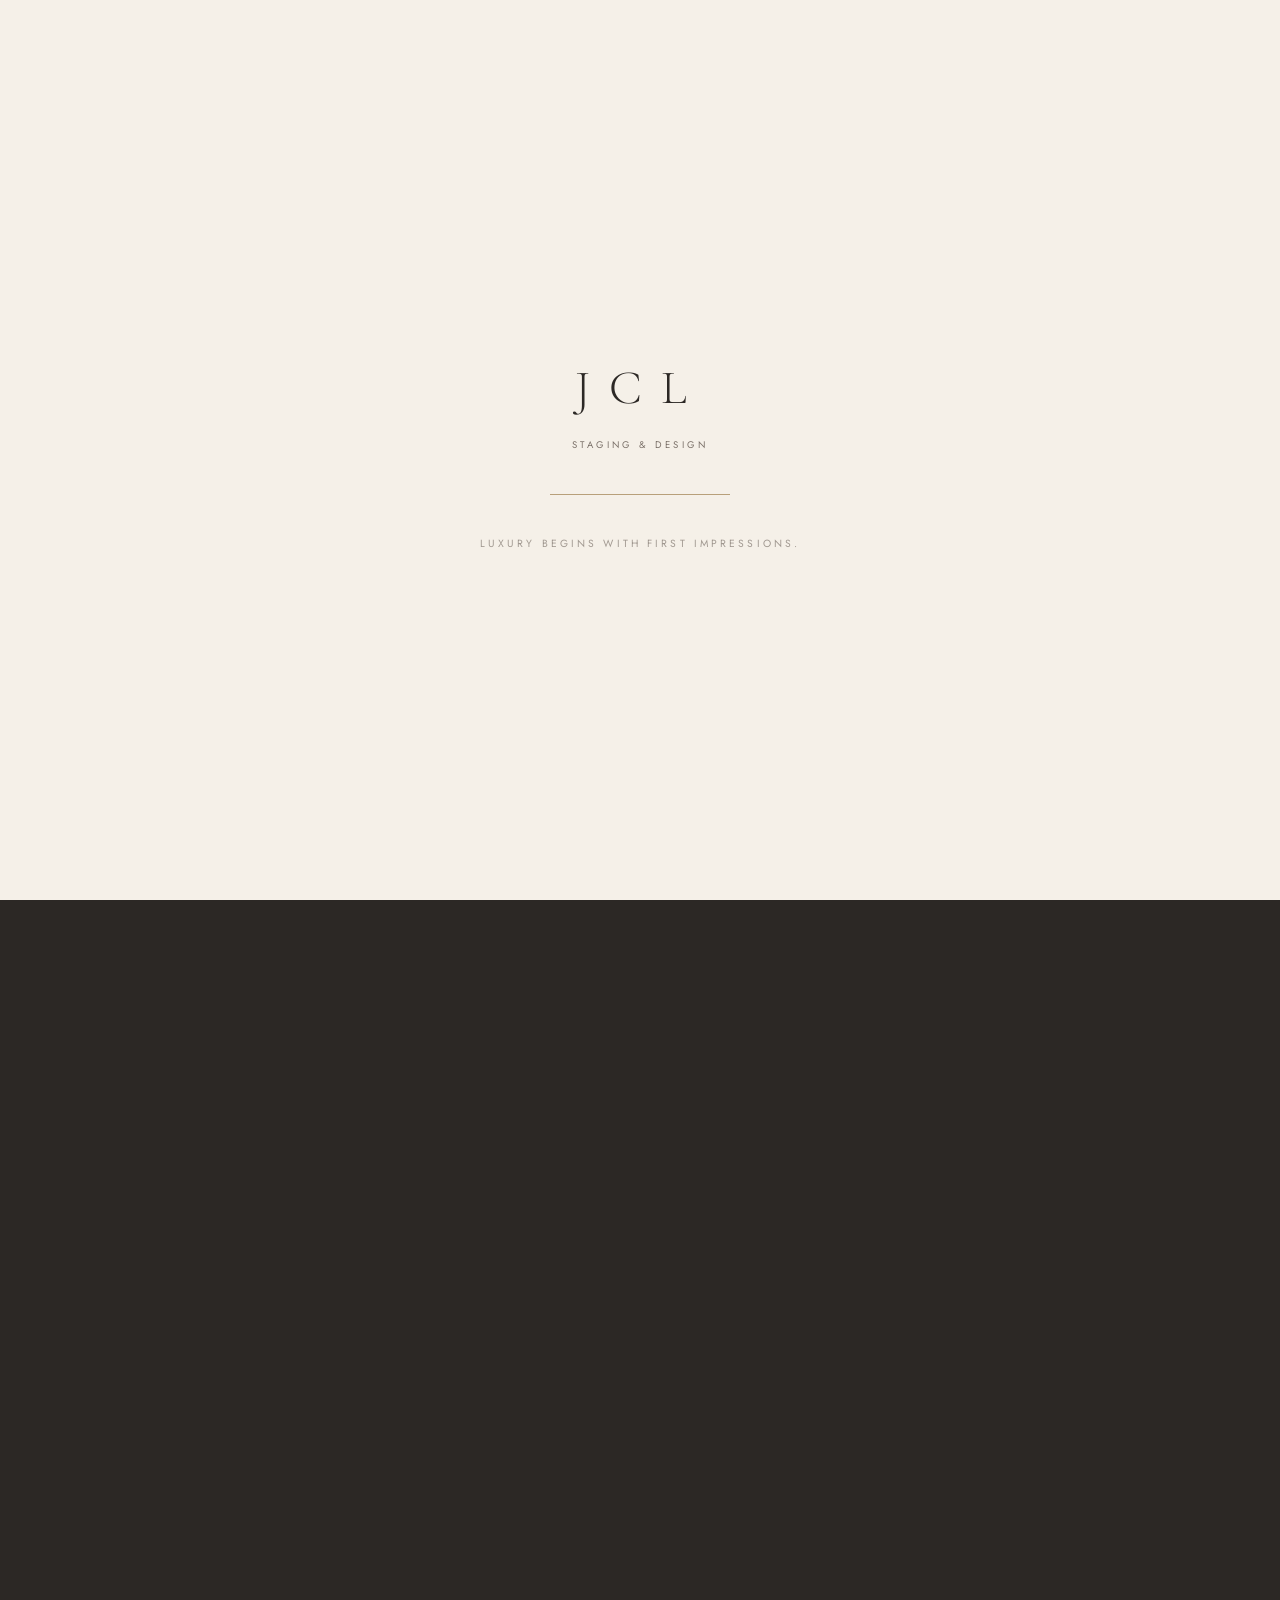
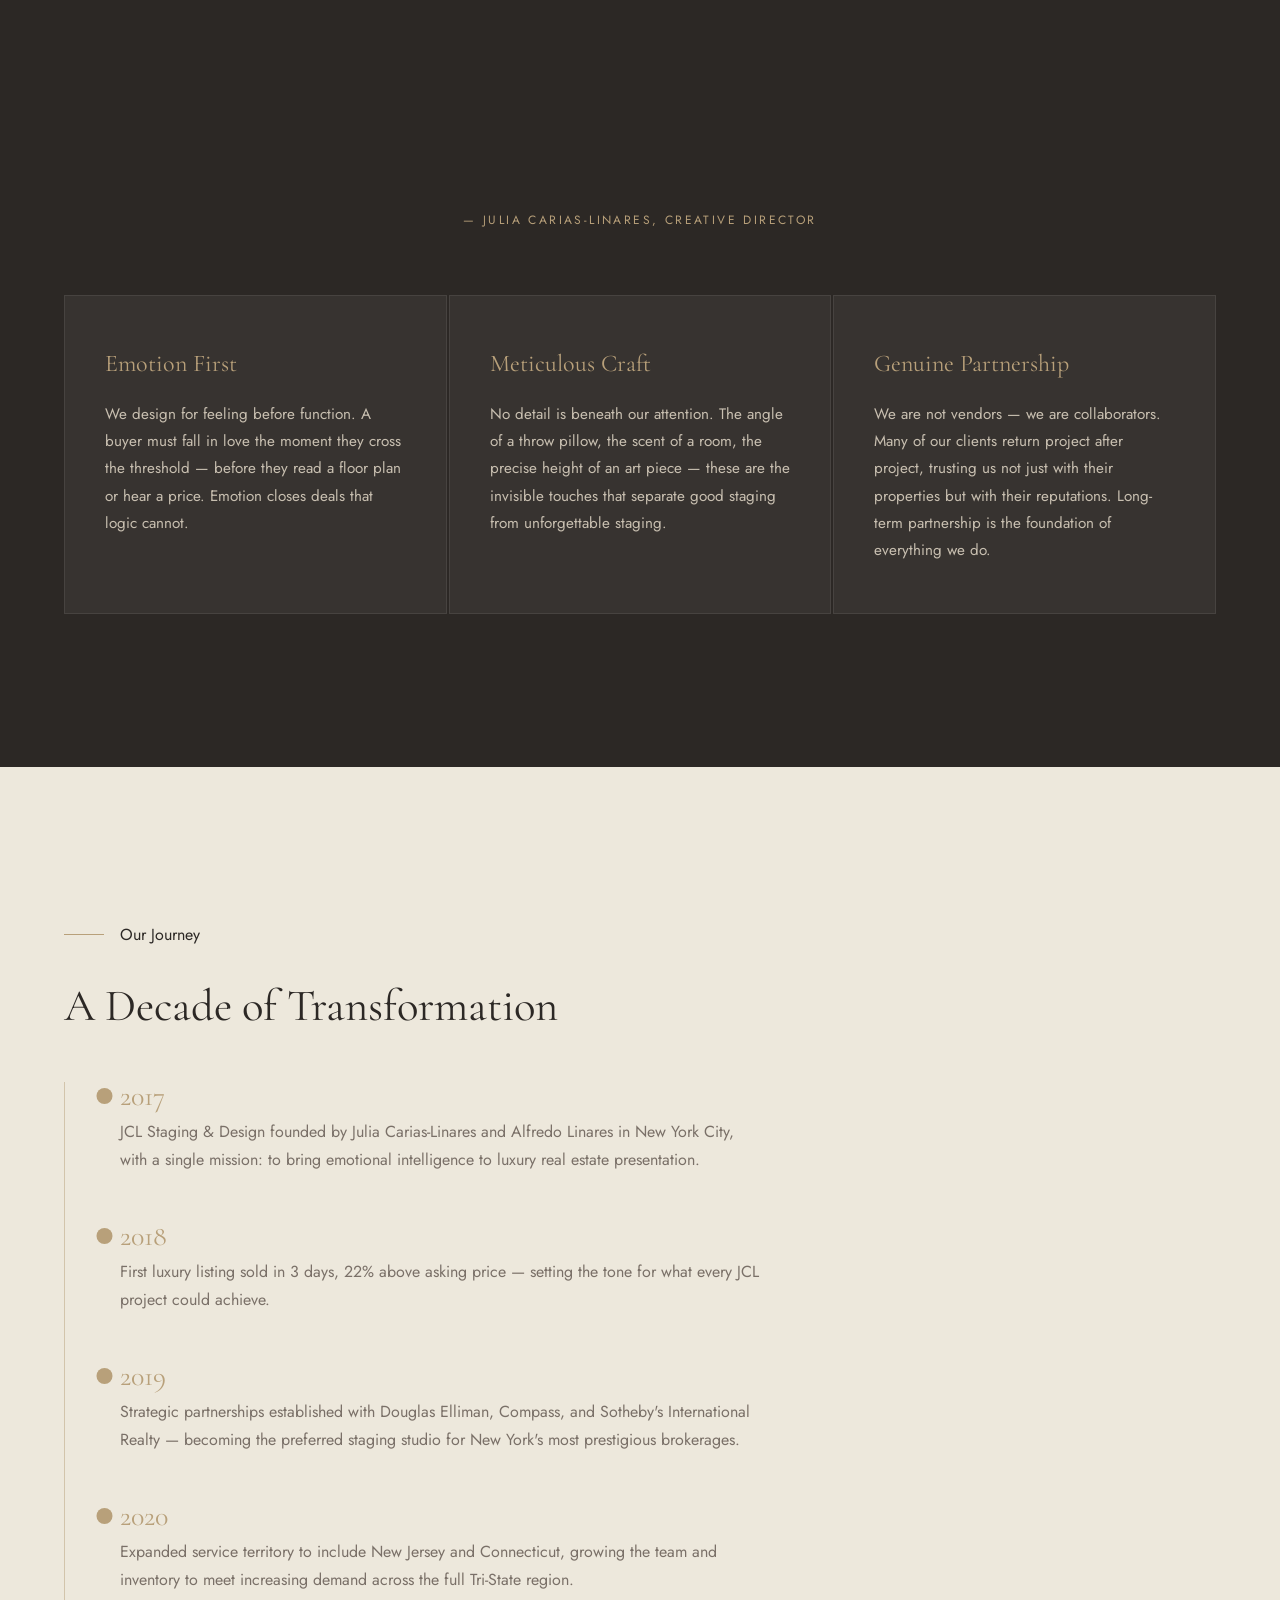
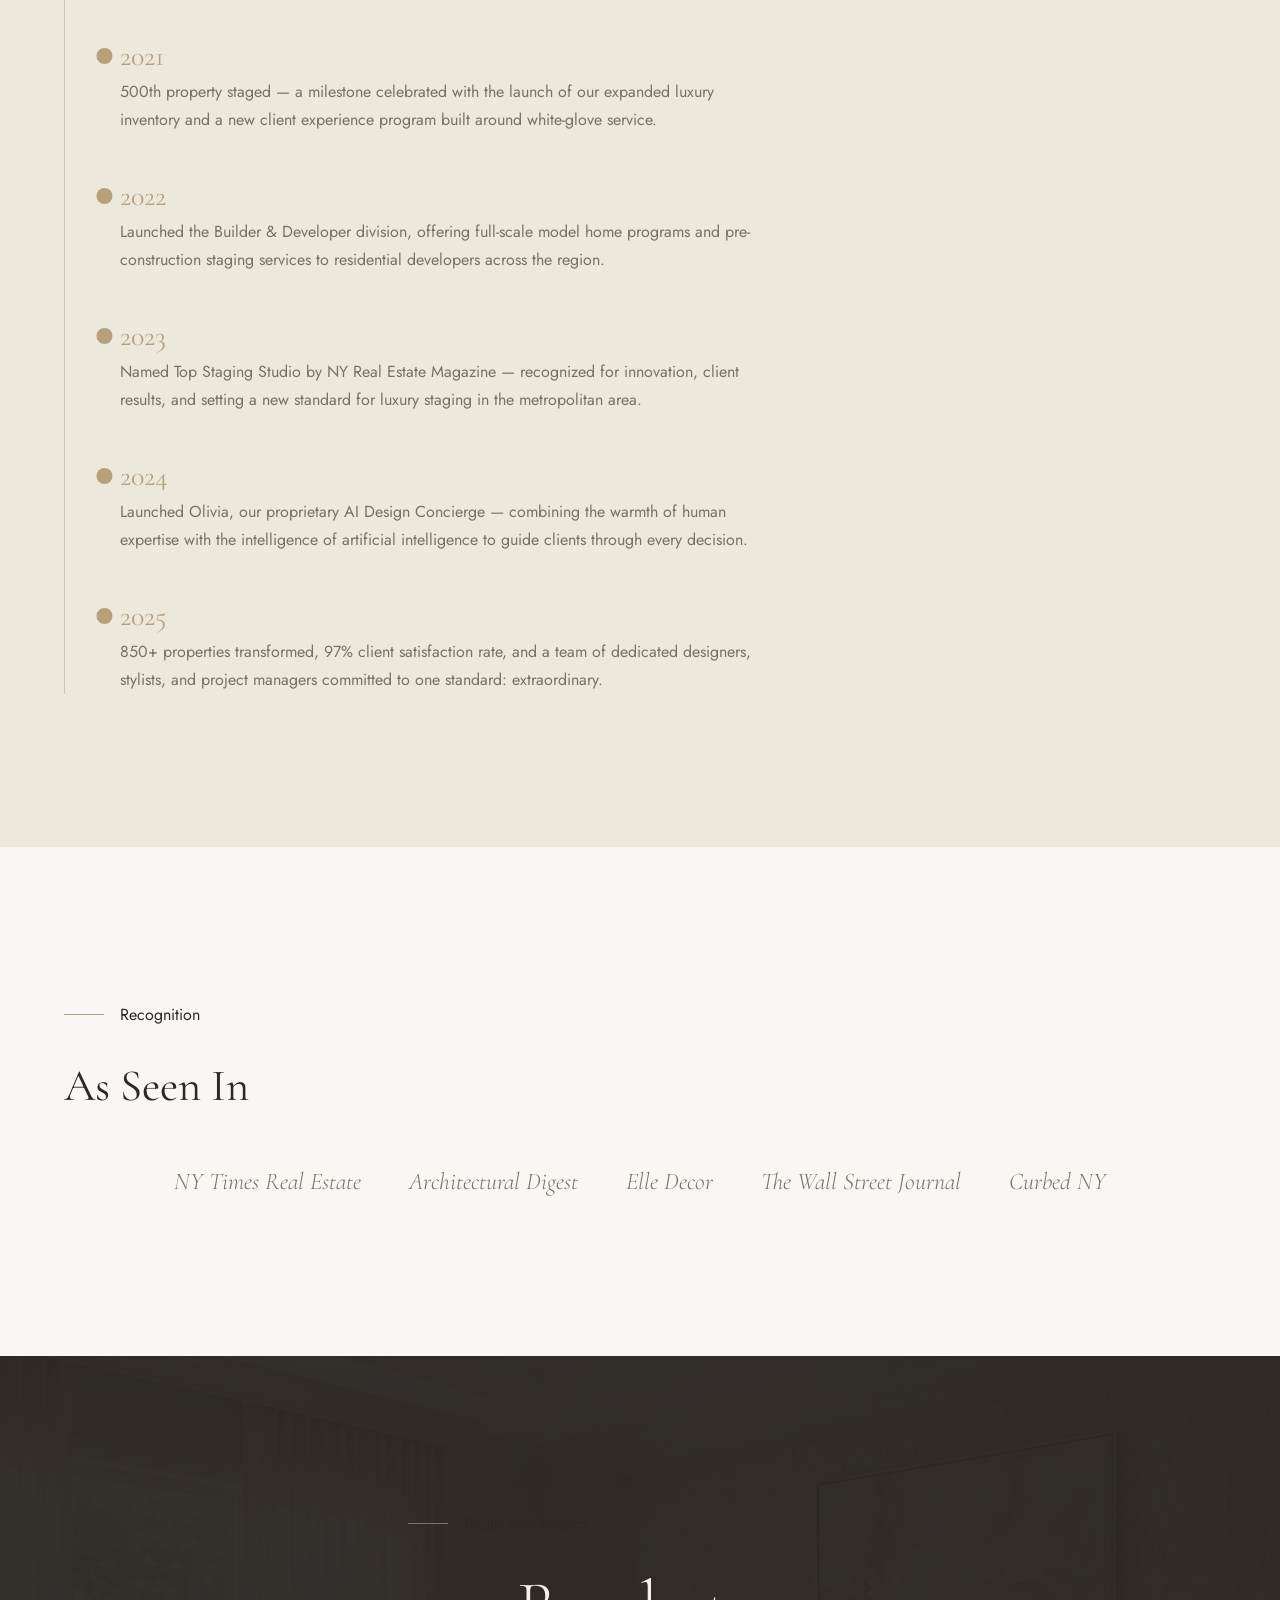
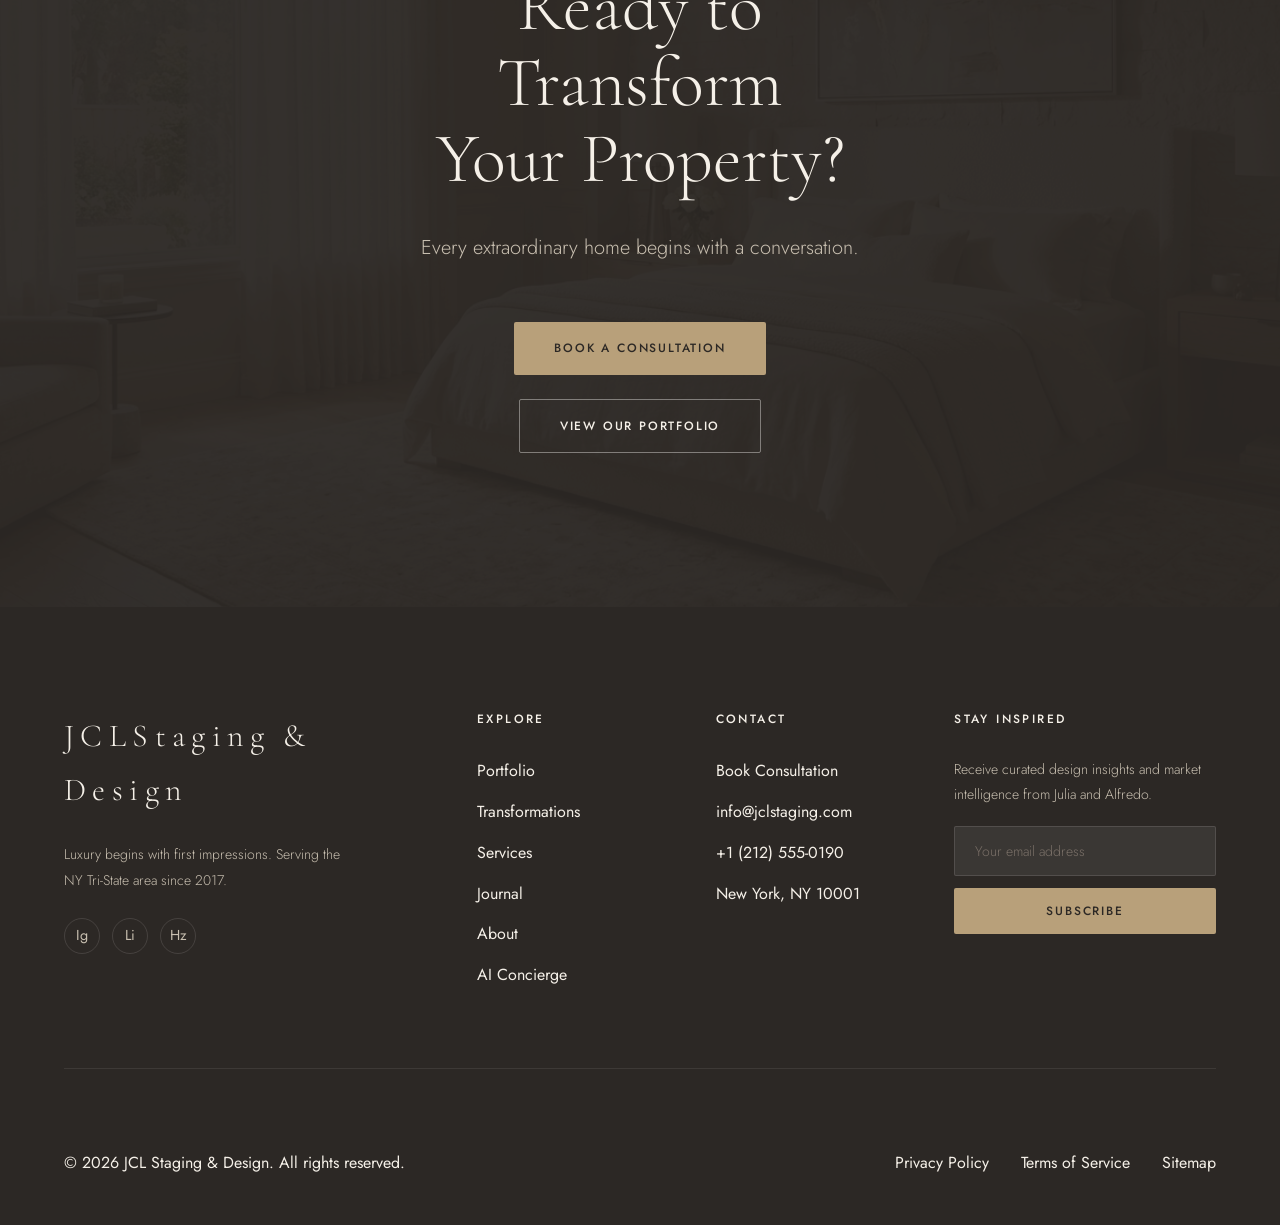
<file: pages/about.html>
<!DOCTYPE html>
<html lang="en" data-i18n-title="meta_about_title">
<head>
  <meta charset="UTF-8" />
  <meta name="viewport" content="width=device-width, initial-scale=1.0" />
  <title>About — JCL Staging &amp; Design | Julia &amp; Alfredo Linares, NY Tri-State</title>
  <meta name="description" content="Meet the founders of JCL Staging &amp; Design — Julia Carias-Linares and Alfredo Linares. Since 2017, they have transformed over 850 extraordinary properties across the NY Tri-State area." />
  <meta property="og:title" content="About — JCL Staging &amp; Design" />
  <meta property="og:description" content="Design is not decoration. It is emotion. Learn the story of Julia &amp; Alfredo, founders of JCL Staging &amp; Design." />
  <meta property="og:image" content="../images/founders.png" />
  <link rel="preconnect" href="https://fonts.googleapis.com" />
  <link rel="preconnect" href="https://fonts.gstatic.com" crossorigin />
  <link href="https://fonts.googleapis.com/css2?family=Cormorant+Garamond:ital,wght@0,300;0,400;0,500;0,600;1,300;1,400;1,500&family=Jost:wght@300;400;500;600&display=swap" rel="stylesheet" />
  <link rel="stylesheet" href="../css/style.css" />
  <!-- hreflang for bilingual SEO -->
  <link id="hreflang-en" rel="alternate" hreflang="en" href="">
  <link id="hreflang-es" rel="alternate" hreflang="es" href="">
  <link id="hreflang-default" rel="alternate" hreflang="x-default" href="">
</head>
<body class="is-locked" data-page="about">

  <!-- Page Transition -->
  <div class="page-transition" aria-hidden="true"></div>

  <!-- Preloader -->
  <div class="preloader">
    <div class="preloader__logo">
      <div class="preloader__logo-text">JCL</div>
      <div class="preloader__logo-sub">Staging &amp; Design</div>
    </div>
    <div class="preloader__line"></div>
    <div class="preloader__tagline" data-i18n="preloader_tagline">Luxury begins with first impressions.</div>
  </div>

  <!-- Custom Cursor -->
  <div class="cursor">
    <div class="cursor-dot"></div>
    <div class="cursor-ring"></div>
  </div>

  <!-- Scroll Progress -->
  <div class="scroll-progress"></div>

  <!-- Search Overlay -->
  <div class="search-overlay">
    <button class="search-close" data-search-close>Close ✕</button>
    <div class="search-input-wrap">
      <input class="search-field" type="search" placeholder="Search…" />
    </div>
  </div>

  <!-- Primary Navigation -->
  <header class="nav nav--light" id="nav">
    <a class="nav__logo" href="../index.html">JCL<span class="nav__logo-sub">Staging &amp; Design</span></a>
    <nav class="nav__links">
      <a class="nav__link" href="portfolio.html">Portfolio</a>
      <a class="nav__link" href="transformations.html">Transformations</a>
      <a class="nav__link" href="services.html">Services</a>
      <a class="nav__link" href="journal.html">Journal</a>
      <a class="nav__link is-active" href="about.html">About</a>
      <a class="nav__link" href="concierge.html">AI Concierge</a>
    </nav>
    <div class="nav__actions"><a class="nav__cta" href="consultation.html" data-i18n="nav_book">Book Consultation</a>
        
        <div class="lang-switcher" role="group" aria-label="Language selector">
          <button class="lang-btn" data-lang-btn="en" aria-pressed="true">EN</button>
          <button class="lang-btn" data-lang-btn="es" aria-pressed="false">ES</button>
        </div>
      </div>
    <button class="nav__toggle" aria-label="Open menu">
      <span class="nav__toggle-line"></span>
      <span class="nav__toggle-line"></span>
      <span class="nav__toggle-line"></span>
    </button>
  </header>

  <!-- Mobile Navigation -->
  <nav class="nav-mobile">
      <ul class="nav-mobile__links">
      <li><a class="nav-mobile__link" href="portfolio.html">Portfolio</a></li>
      <li><a class="nav-mobile__link" href="transformations.html">Transformations</a></li>
      <li><a class="nav-mobile__link" href="services.html">Services</a></li>
      <li><a class="nav-mobile__link" href="journal.html">Journal</a></li>
      <li><a class="nav-mobile__link is-active" href="about.html">About</a></li>
      <li><a class="nav-mobile__link" href="concierge.html">AI Concierge</a></li>
      <li><a class="nav-mobile__link" href="consultation.html">Book Consultation</a></li>
    </ul>
    <div class="nav-mobile__lang" style="display:flex;gap:0;margin:1.5rem auto 0;border:1px solid rgba(184,160,122,0.3);border-radius:3px;overflow:hidden;width:fit-content">
        <button class="lang-btn nav-mobile__lang-btn" data-lang-btn="en" aria-pressed="true" style="padding:0.6rem 1.5rem;font-size:0.75rem;letter-spacing:0.15em;text-transform:uppercase;font-family:var(--font-sans);background:transparent;border:none;color:var(--color-taupe);cursor:pointer">EN</button>
        <button class="lang-btn nav-mobile__lang-btn" data-lang-btn="es" aria-pressed="false" style="padding:0.6rem 1.5rem;font-size:0.75rem;letter-spacing:0.15em;text-transform:uppercase;font-family:var(--font-sans);background:transparent;border-left:1px solid rgba(184,160,122,0.3);color:var(--color-taupe);cursor:pointer">ES</button>
      </div>
    <div class="nav-mobile__bottom">
      <a href="https://instagram.com" class="nav-mobile__social" aria-label="Instagram" target="_blank" rel="noopener">Instagram</a>
      <a href="https://linkedin.com" class="nav-mobile__social" aria-label="LinkedIn" target="_blank" rel="noopener">LinkedIn</a>
      <a href="https://houzz.com" class="nav-mobile__social" aria-label="Houzz" target="_blank" rel="noopener">Houzz</a>
    </div>
  </nav>

  <!-- Main Content -->
  <main id="main-content">

    <!-- Page Hero -->
    <section class="page-hero">
      <div class="page-hero__bg">
        <img src="../images/founders.png" alt="Julia Carias-Linares and Alfredo Linares — JCL Staging Founders" />
      </div>
      <div class="page-hero__overlay"></div>
      <div class="page-hero__content">
        <div class="container">
          <span class="page-hero__eyebrow">Our Story</span>
          <h1 class="page-hero__title">Design is Not Decoration.<br>It is Emotion.</h1>
        </div>
      </div>
    </section>

    <!-- ===================== Founders Section ===================== -->
    <section class="section section--marble">
      <div class="container">
        <div style="display:grid;grid-template-columns:1fr 1fr;gap:5rem;align-items:center;">

          <!-- Image Column -->
          <div class="brand-statement__image-wrap" style="aspect-ratio:4/5;overflow:hidden;border-radius:2px;">
            <img src="../images/founders.png" alt="Julia and Alfredo — Founders of JCL Staging &amp; Design" style="width:100%;height:100%;object-fit:cover;" />
          </div>

          <!-- Content Column -->
          <div>
            <div class="section-label"><span data-i18n="founders_eyebrow">The Founders</span></div>
            <h2 style="font-family:var(--font-serif);font-size:clamp(2.25rem,3.5vw,3.25rem);font-weight:400;color:var(--color-charcoal);margin-bottom:1.75rem;line-height:1.2;">Julia &amp; Alfredo</h2>
            <p style="color:var(--color-taupe);line-height:1.85;margin-bottom:1.25rem;font-size:1.05rem;">JCL Staging was born from a simple conviction: the way a home feels is more powerful than how it looks.</p>
            <p style="color:var(--color-taupe);line-height:1.85;margin-bottom:2.5rem;font-size:1.05rem;">Julia Carias-Linares, Creative Director, brings a painter's eye to every project. Alfredo Linares, Lead Executor, ensures vision becomes flawless reality. Together since 2017, they have transformed over 850 properties across the Tri-State area.</p>

            <!-- Founder Cards -->
            <div style="display:flex;gap:2rem;flex-wrap:wrap;">

              <div style="flex:1;min-width:200px;border:1px solid var(--color-stone, #D4C9B8);padding:1.5rem;border-radius:2px;">
                <h4 style="font-family:var(--font-serif);font-size:1.15rem;font-weight:500;color:var(--color-charcoal);margin-bottom:0.35rem;">Julia Carias-Linares</h4>
                <p class="text-xs" style="font-family:var(--font-sans);font-size:0.7rem;letter-spacing:0.15em;text-transform:uppercase;color:var(--color-champagne);margin-bottom:0.75rem;">CEO &amp; Creative Director</p>
                <p class="small" style="font-family:var(--font-serif);font-style:italic;color:var(--color-taupe);font-size:0.95rem;line-height:1.6;">"Design is how we speak to people before they know us."</p>
              </div>

              <div style="flex:1;min-width:200px;border:1px solid var(--color-stone, #D4C9B8);padding:1.5rem;border-radius:2px;">
                <h4 style="font-family:var(--font-serif);font-size:1.15rem;font-weight:500;color:var(--color-charcoal);margin-bottom:0.35rem;">Alfredo Linares</h4>
                <p class="text-xs" style="font-family:var(--font-sans);font-size:0.7rem;letter-spacing:0.15em;text-transform:uppercase;color:var(--color-champagne);margin-bottom:0.75rem;">COO &amp; Lead Executor</p>
                <p class="small" style="font-family:var(--font-serif);font-style:italic;color:var(--color-taupe);font-size:0.95rem;line-height:1.6;">"Excellence is in the execution."</p>
              </div>

            </div><!-- /founder cards -->
          </div>

        </div>
      </div>
    </section>

    <!-- ===================== Philosophy / Dark Section ===================== -->
    <section class="section section--dark">
      <div class="container">
        <div style="text-align:center;">

          <blockquote style="font-family:var(--font-serif);font-size:clamp(1.5rem,3vw,2.75rem);font-weight:300;font-style:italic;color:var(--color-ivory);max-width:800px;margin:0 auto 2rem;line-height:1.4;">
            "We believe every home holds an extraordinary story — and that the right staging reveals it completely."
          </blockquote>

          <p style="color:var(--color-champagne);font-family:var(--font-sans);font-size:var(--text-xs, 0.7rem);letter-spacing:0.2em;text-transform:uppercase;margin-bottom:4rem;">— Julia Carias-Linares, Creative Director</p>

          <!-- Philosophy Pillars -->
          <div style="display:grid;grid-template-columns:repeat(3,1fr);gap:2px;">

            <div style="background:rgba(249,247,244,0.05);border:1px solid rgba(249,247,244,0.08);padding:3rem 2.5rem;text-align:left;">
              <h4 style="font-family:var(--font-serif);font-size:1.5rem;font-weight:400;color:var(--color-champagne);margin-bottom:1rem;">Emotion First</h4>
              <p style="color:var(--color-stone, #9E9589);line-height:1.8;font-size:0.95rem;">We design for feeling before function. A buyer must fall in love the moment they cross the threshold — before they read a floor plan or hear a price. Emotion closes deals that logic cannot.</p>
            </div>

            <div style="background:rgba(249,247,244,0.05);border:1px solid rgba(249,247,244,0.08);padding:3rem 2.5rem;text-align:left;">
              <h4 style="font-family:var(--font-serif);font-size:1.5rem;font-weight:400;color:var(--color-champagne);margin-bottom:1rem;">Meticulous Craft</h4>
              <p style="color:var(--color-stone, #9E9589);line-height:1.8;font-size:0.95rem;">No detail is beneath our attention. The angle of a throw pillow, the scent of a room, the precise height of an art piece — these are the invisible touches that separate good staging from unforgettable staging.</p>
            </div>

            <div style="background:rgba(249,247,244,0.05);border:1px solid rgba(249,247,244,0.08);padding:3rem 2.5rem;text-align:left;">
              <h4 style="font-family:var(--font-serif);font-size:1.5rem;font-weight:400;color:var(--color-champagne);margin-bottom:1rem;">Genuine Partnership</h4>
              <p style="color:var(--color-stone, #9E9589);line-height:1.8;font-size:0.95rem;">We are not vendors — we are collaborators. Many of our clients return project after project, trusting us not just with their properties but with their reputations. Long-term partnership is the foundation of everything we do.</p>
            </div>

          </div><!-- /philosophy pillars -->

        </div>
      </div>
    </section>

    <!-- ===================== Timeline Section ===================== -->
    <section class="section section--linen">
      <div class="container">
        <span class="section-label">Our Journey</span>
        <h2 style="font-family:var(--font-serif);font-size:clamp(2rem,3.5vw,3rem);font-weight:400;color:var(--color-charcoal);line-height:1.2;margin-bottom:0.5rem;"><span data-i18n="timeline_headline">A Decade of Transformation</span></h2>

        <div style="position:relative;max-width:700px;padding-left:3rem;margin-top:3rem;">
          <!-- Vertical line -->
          <div style="position:absolute;left:0;top:0;bottom:0;width:1px;background:var(--color-champagne);opacity:0.5;"></div>

          <!-- 2017 -->
          <div class="reveal" style="position:relative;margin-bottom:3rem;">
            <div style="position:absolute;left:-8px;top:6px;width:16px;height:16px;border-radius:50%;background:var(--color-champagne);transform:translateX(-50%) translateX(0.5px);"></div>
            <div style="padding-left:0.5rem;">
              <span style="font-family:var(--font-serif);font-size:1.75rem;color:var(--color-champagne);display:block;line-height:1;margin-bottom:0.5rem;">2017</span>
              <p style="color:var(--color-taupe);line-height:1.75;">JCL Staging &amp; Design founded by Julia Carias-Linares and Alfredo Linares in New York City, with a single mission: to bring emotional intelligence to luxury real estate presentation.</p>
            </div>
          </div>

          <!-- 2018 -->
          <div class="reveal" style="position:relative;margin-bottom:3rem;">
            <div style="position:absolute;left:-8px;top:6px;width:16px;height:16px;border-radius:50%;background:var(--color-champagne);transform:translateX(-50%) translateX(0.5px);"></div>
            <div style="padding-left:0.5rem;">
              <span style="font-family:var(--font-serif);font-size:1.75rem;color:var(--color-champagne);display:block;line-height:1;margin-bottom:0.5rem;">2018</span>
              <p style="color:var(--color-taupe);line-height:1.75;">First luxury listing sold in 3 days, 22% above asking price — setting the tone for what every JCL project could achieve.</p>
            </div>
          </div>

          <!-- 2019 -->
          <div class="reveal" style="position:relative;margin-bottom:3rem;">
            <div style="position:absolute;left:-8px;top:6px;width:16px;height:16px;border-radius:50%;background:var(--color-champagne);transform:translateX(-50%) translateX(0.5px);"></div>
            <div style="padding-left:0.5rem;">
              <span style="font-family:var(--font-serif);font-size:1.75rem;color:var(--color-champagne);display:block;line-height:1;margin-bottom:0.5rem;">2019</span>
              <p style="color:var(--color-taupe);line-height:1.75;">Strategic partnerships established with Douglas Elliman, Compass, and Sotheby's International Realty — becoming the preferred staging studio for New York's most prestigious brokerages.</p>
            </div>
          </div>

          <!-- 2020 -->
          <div class="reveal" style="position:relative;margin-bottom:3rem;">
            <div style="position:absolute;left:-8px;top:6px;width:16px;height:16px;border-radius:50%;background:var(--color-champagne);transform:translateX(-50%) translateX(0.5px);"></div>
            <div style="padding-left:0.5rem;">
              <span style="font-family:var(--font-serif);font-size:1.75rem;color:var(--color-champagne);display:block;line-height:1;margin-bottom:0.5rem;">2020</span>
              <p style="color:var(--color-taupe);line-height:1.75;">Expanded service territory to include New Jersey and Connecticut, growing the team and inventory to meet increasing demand across the full Tri-State region.</p>
            </div>
          </div>

          <!-- 2021 -->
          <div class="reveal" style="position:relative;margin-bottom:3rem;">
            <div style="position:absolute;left:-8px;top:6px;width:16px;height:16px;border-radius:50%;background:var(--color-champagne);transform:translateX(-50%) translateX(0.5px);"></div>
            <div style="padding-left:0.5rem;">
              <span style="font-family:var(--font-serif);font-size:1.75rem;color:var(--color-champagne);display:block;line-height:1;margin-bottom:0.5rem;">2021</span>
              <p style="color:var(--color-taupe);line-height:1.75;">500th property staged — a milestone celebrated with the launch of our expanded luxury inventory and a new client experience program built around white-glove service.</p>
            </div>
          </div>

          <!-- 2022 -->
          <div class="reveal" style="position:relative;margin-bottom:3rem;">
            <div style="position:absolute;left:-8px;top:6px;width:16px;height:16px;border-radius:50%;background:var(--color-champagne);transform:translateX(-50%) translateX(0.5px);"></div>
            <div style="padding-left:0.5rem;">
              <span style="font-family:var(--font-serif);font-size:1.75rem;color:var(--color-champagne);display:block;line-height:1;margin-bottom:0.5rem;">2022</span>
              <p style="color:var(--color-taupe);line-height:1.75;">Launched the Builder &amp; Developer division, offering full-scale model home programs and pre-construction staging services to residential developers across the region.</p>
            </div>
          </div>

          <!-- 2023 -->
          <div class="reveal" style="position:relative;margin-bottom:3rem;">
            <div style="position:absolute;left:-8px;top:6px;width:16px;height:16px;border-radius:50%;background:var(--color-champagne);transform:translateX(-50%) translateX(0.5px);"></div>
            <div style="padding-left:0.5rem;">
              <span style="font-family:var(--font-serif);font-size:1.75rem;color:var(--color-champagne);display:block;line-height:1;margin-bottom:0.5rem;">2023</span>
              <p style="color:var(--color-taupe);line-height:1.75;">Named Top Staging Studio by NY Real Estate Magazine — recognized for innovation, client results, and setting a new standard for luxury staging in the metropolitan area.</p>
            </div>
          </div>

          <!-- 2024 -->
          <div class="reveal" style="position:relative;margin-bottom:3rem;">
            <div style="position:absolute;left:-8px;top:6px;width:16px;height:16px;border-radius:50%;background:var(--color-champagne);transform:translateX(-50%) translateX(0.5px);"></div>
            <div style="padding-left:0.5rem;">
              <span style="font-family:var(--font-serif);font-size:1.75rem;color:var(--color-champagne);display:block;line-height:1;margin-bottom:0.5rem;">2024</span>
              <p style="color:var(--color-taupe);line-height:1.75;">Launched Olivia, our proprietary AI Design Concierge — combining the warmth of human expertise with the intelligence of artificial intelligence to guide clients through every decision.</p>
            </div>
          </div>

          <!-- 2025 -->
          <div class="reveal" style="position:relative;margin-bottom:0;">
            <div style="position:absolute;left:-8px;top:6px;width:16px;height:16px;border-radius:50%;background:var(--color-champagne);transform:translateX(-50%) translateX(0.5px);"></div>
            <div style="padding-left:0.5rem;">
              <span style="font-family:var(--font-serif);font-size:1.75rem;color:var(--color-champagne);display:block;line-height:1;margin-bottom:0.5rem;">2025</span>
              <p style="color:var(--color-taupe);line-height:1.75;">850+ properties transformed, 97% client satisfaction rate, and a team of dedicated designers, stylists, and project managers committed to one standard: extraordinary.</p>
            </div>
          </div>

        </div><!-- /timeline -->
      </div>
    </section>

    <!-- ===================== Press / <span data-i18n="recognition_headline">As Seen In</span> ===================== -->
    <section class="section section--marble">
      <div class="container">
        <span class="section-label">Recognition</span>
        <h2 style="font-family:var(--font-serif);font-size:clamp(2rem,3.5vw,3rem);font-weight:400;color:var(--color-charcoal);line-height:1.2;margin-bottom:0.5rem;">As Seen In</h2>

        <div style="display:flex;gap:3rem;flex-wrap:wrap;align-items:center;justify-content:center;margin-top:3rem;">
          <span style="font-family:var(--font-serif);font-size:1.5rem;font-weight:300;font-style:italic;color:var(--color-taupe);white-space:nowrap;">NY Times Real Estate</span>
          <span style="font-family:var(--font-serif);font-size:1.5rem;font-weight:300;font-style:italic;color:var(--color-taupe);white-space:nowrap;">Architectural Digest</span>
          <span style="font-family:var(--font-serif);font-size:1.5rem;font-weight:300;font-style:italic;color:var(--color-taupe);white-space:nowrap;">Elle Decor</span>
          <span style="font-family:var(--font-serif);font-size:1.5rem;font-weight:300;font-style:italic;color:var(--color-taupe);white-space:nowrap;">The Wall Street Journal</span>
          <span style="font-family:var(--font-serif);font-size:1.5rem;font-weight:300;font-style:italic;color:var(--color-taupe);white-space:nowrap;">Curbed NY</span>
        </div>
      </div>
    </section>

    <!-- CTA Section -->
    <section class="cta-section">
      <div class="cta-section__bg">
        <img src="../images/model-home.jpg" alt="JCL Staging — Begin Your Project" />
      </div>
      <div class="cta-section__overlay"></div>
      <div class="cta-section__content">
        <div class="container">
          <span class="section-label section-label--light">Begin Your Project</span>
          <h2 class="cta-section__headline">Ready to Transform<br>Your Property?</h2>
          <p class="cta-section__desc">Every extraordinary home begins with a conversation.</p>
          <div class="cta-section__actions">
            <a class="btn btn--primary" href="consultation.html">Book a Consultation</a>
            <a class="btn btn--outline" href="portfolio.html">View Our Portfolio</a>
          </div>
        </div>
      </div>
    </section>

  </main>

  <!-- Footer -->
  <footer class="footer">
    <div class="container">
      <div class="footer__grid">

        <!-- Brand -->
        <div class="footer__col footer__col--brand">
          <a class="footer__logo" href="../index.html">JCL<span>Staging &amp; Design</span></a>
          <p class="footer__tagline">Luxury begins with first impressions. Serving the NY Tri-State area since 2017.</p>
          <div class="footer__social">
            <a href="https://instagram.com" class="footer__social-link" aria-label="Instagram" target="_blank" rel="noopener">Ig</a>
            <a href="https://linkedin.com" class="footer__social-link" aria-label="LinkedIn" target="_blank" rel="noopener">Li</a>
            <a href="https://houzz.com" class="footer__social-link" aria-label="Houzz" target="_blank" rel="noopener">Hz</a>
          </div>
        </div>

        <!-- Explore -->
        <div class="footer__col">
          <h4 class="footer__heading">Explore</h4>
          <ul class="footer__links">
            <li><a href="portfolio.html">Portfolio</a></li>
            <li><a href="transformations.html">Transformations</a></li>
            <li><a href="services.html">Services</a></li>
            <li><a href="journal.html">Journal</a></li>
            <li><a href="about.html">About</a></li>
            <li><a href="concierge.html">AI Concierge</a></li>
          </ul>
        </div>

        <!-- Contact -->
        <div class="footer__col">
          <h4 class="footer__heading">Contact</h4>
          <ul class="footer__links">
            <li><a href="consultation.html">Book Consultation</a></li>
            <li><a href="mailto:info@jclstaging.com">info@jclstaging.com</a></li>
            <li><a href="tel:+12125550190">+1 (212) 555-0190</a></li>
            <li><span>New York, NY 10001</span></li>
          </ul>
        </div>

        <!-- Newsletter -->
        <div class="footer__col footer__col--newsletter">
          <h4 class="footer__heading">Stay Inspired</h4>
          <p class="footer__newsletter-copy">Receive curated design insights and market intelligence from Julia and Alfredo.</p>
          <form class="footer__newsletter-form" onsubmit="return false;">
            <input class="footer__newsletter-input" type="email" placeholder="Your email address" aria-label="Email address" />
            <button class="footer__newsletter-btn" type="submit">Subscribe</button>
          </form>
        </div>

      </div><!-- /.footer__grid -->

      <div class="footer__bottom">
        <p>© 2026 JCL Staging &amp; Design. All rights reserved.</p>
        <div class="footer__legal">
          <a href="privacy.html">Privacy Policy</a>
          <a href="terms.html">Terms of Service</a>
          <a href="sitemap.html">Sitemap</a>
        </div>
      </div>

    </div><!-- /.container -->
  </footer>

  <!-- Sticky CTA -->
  <div class="sticky-cta">
    <a class="btn btn--primary" href="consultation.html" data-i18n="nav_book_now">Book Now</a>
  </div>

  <!-- Olivia AI Concierge -->
  <button class="concierge-fab" id="concierge-fab" aria-label="Chat with Olivia, AI Design Concierge">
    <img class="concierge-fab__avatar" src="../images/olivia-avatar.jpg" alt="Olivia — JCL AI Concierge" />
    <span class="concierge-fab__label" data-i18n="olivia_label">Chat with Olivia</span>
    <span class="concierge-fab__online" aria-label="Online"></span>
  </button>

  <div class="concierge-panel" id="concierge-panel" aria-hidden="true">
    <div class="concierge-panel__header">
      <img class="concierge-panel__avatar" src="../images/olivia-avatar.jpg" alt="Olivia" />
      <div class="concierge-panel__info">
        <span class="concierge-panel__name" data-i18n="olivia_name">Olivia</span>
        <span class="concierge-panel__status">AI Design Concierge · Online</span>
      </div>
      <button class="concierge-panel__close" id="concierge-close" aria-label="Close chat">✕</button>
    </div>
    <div class="concierge-msgs" id="concierge-msgs">
      <div class="concierge-msg concierge-msg--ai">
        <p>Hello! I'm Olivia. You're learning about the incredible story behind JCL Staging &amp; Design. Is there something specific you'd like to know about Julia, Alfredo, or how we can work together on your property?</p>
      </div>
    </div>
    <div class="concierge-suggestions">
      <button class="concierge-suggestion" data-suggestion="Tell me more about Julia and Alfredo">Meet the founders</button>
      <button class="concierge-suggestion" data-suggestion="What services does JCL offer?">Our services</button>
      <button class="concierge-suggestion" data-suggestion="How do I book a consultation?">Book a call</button>
    </div>
    <div class="concierge-panel__footer">
      <input class="concierge-input" type="text" placeholder="Ask Olivia anything…" aria-label="Message Olivia" />
      <button class="concierge-send" aria-label="Send message">
        <svg width="20" height="20" viewBox="0 0 24 24" fill="none" stroke="currentColor" stroke-width="2" stroke-linecap="round" stroke-linejoin="round">
          <line x1="22" y1="2" x2="11" y2="13"></line>
          <polygon points="22 2 15 22 11 13 2 9 22 2"></polygon>
        </svg>
      </button>
    </div>
  </div>
  <script src="../js/i18n.js"></script>
  <script src="../js/main.js"></script>
</body>
</html>
</file>
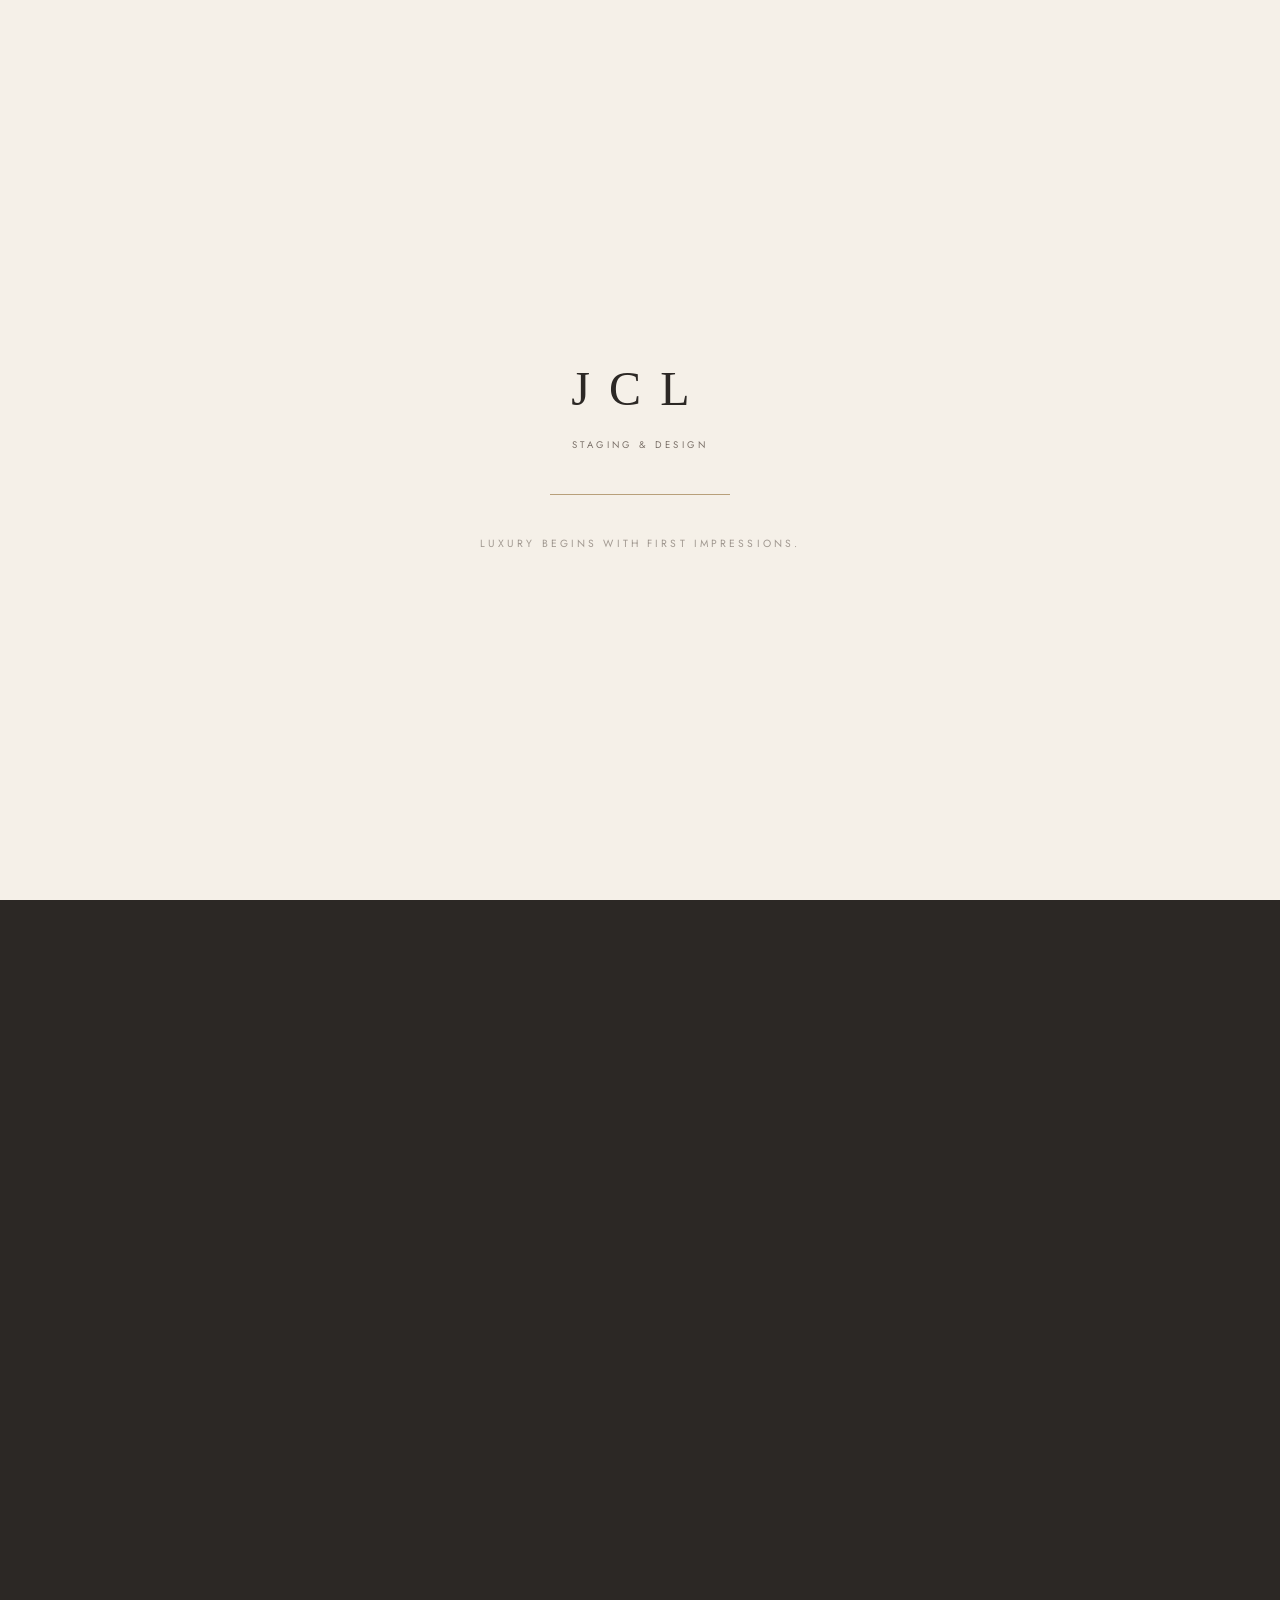
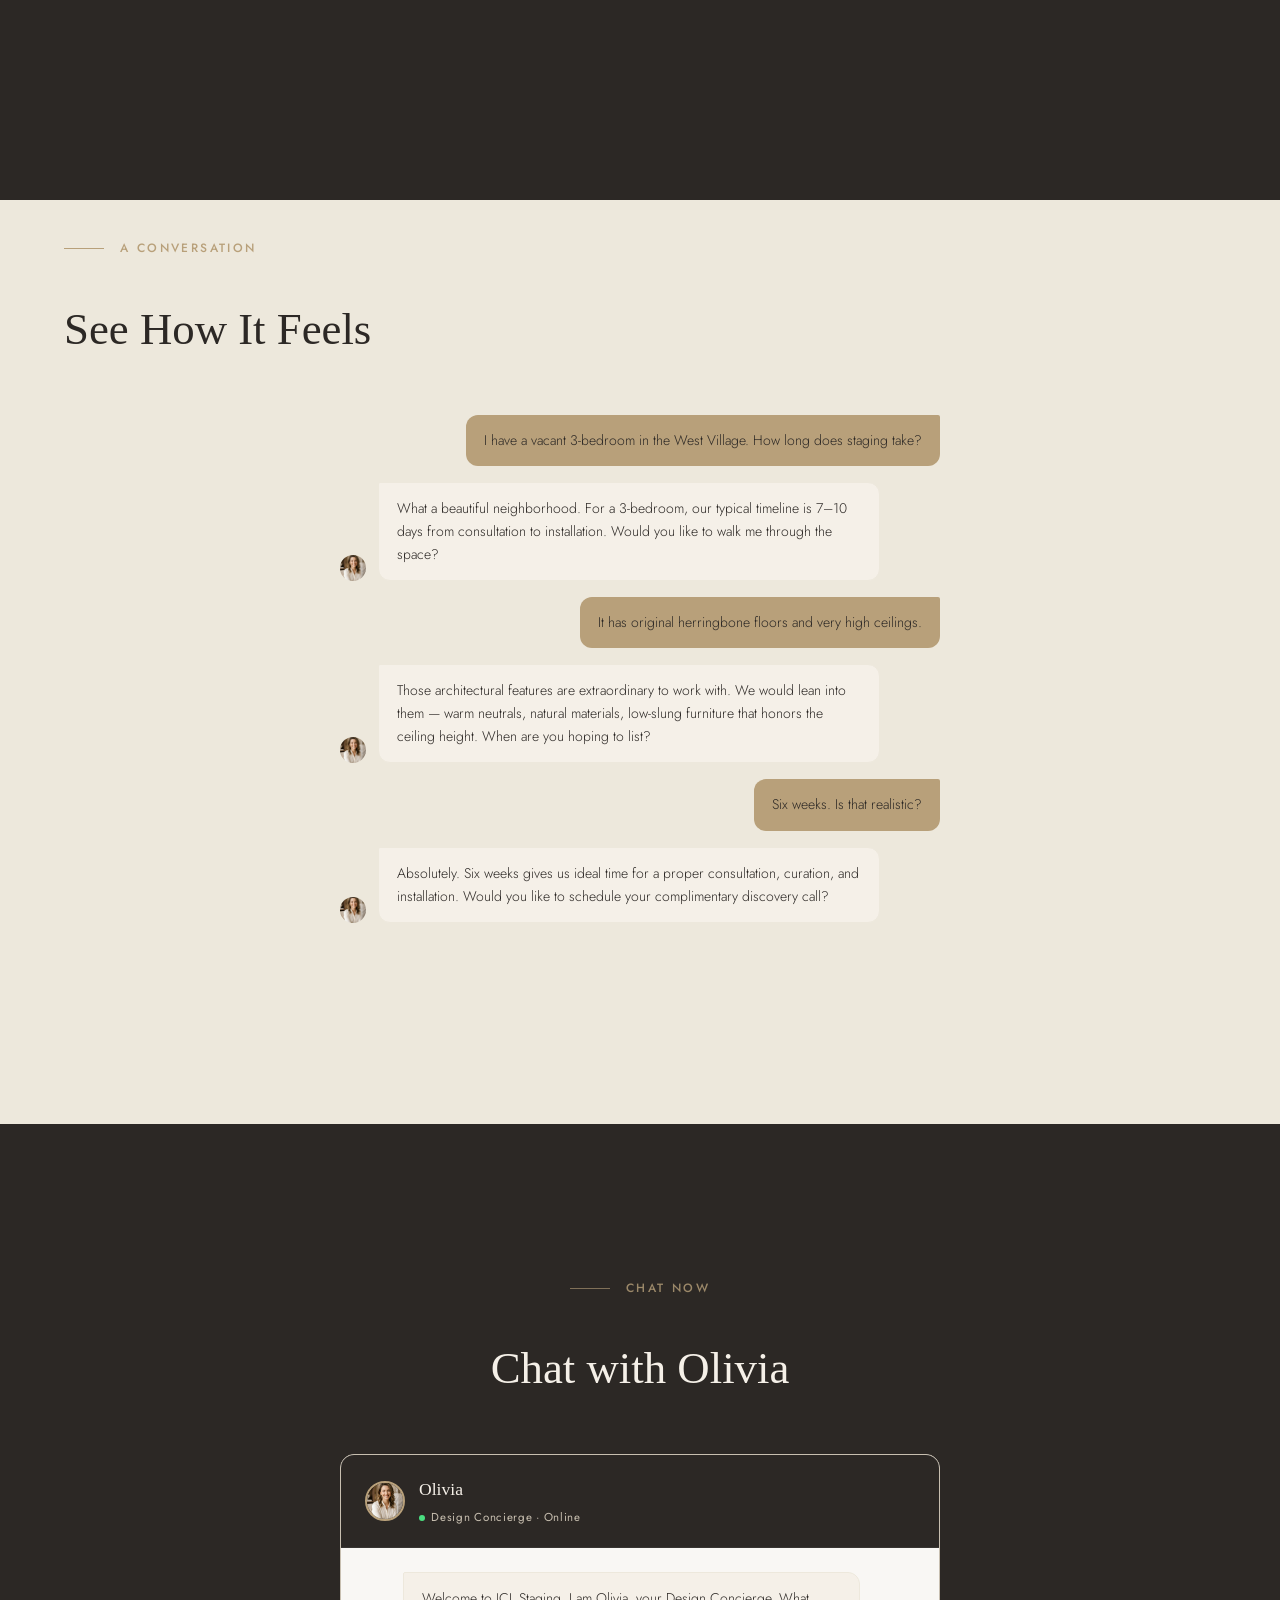
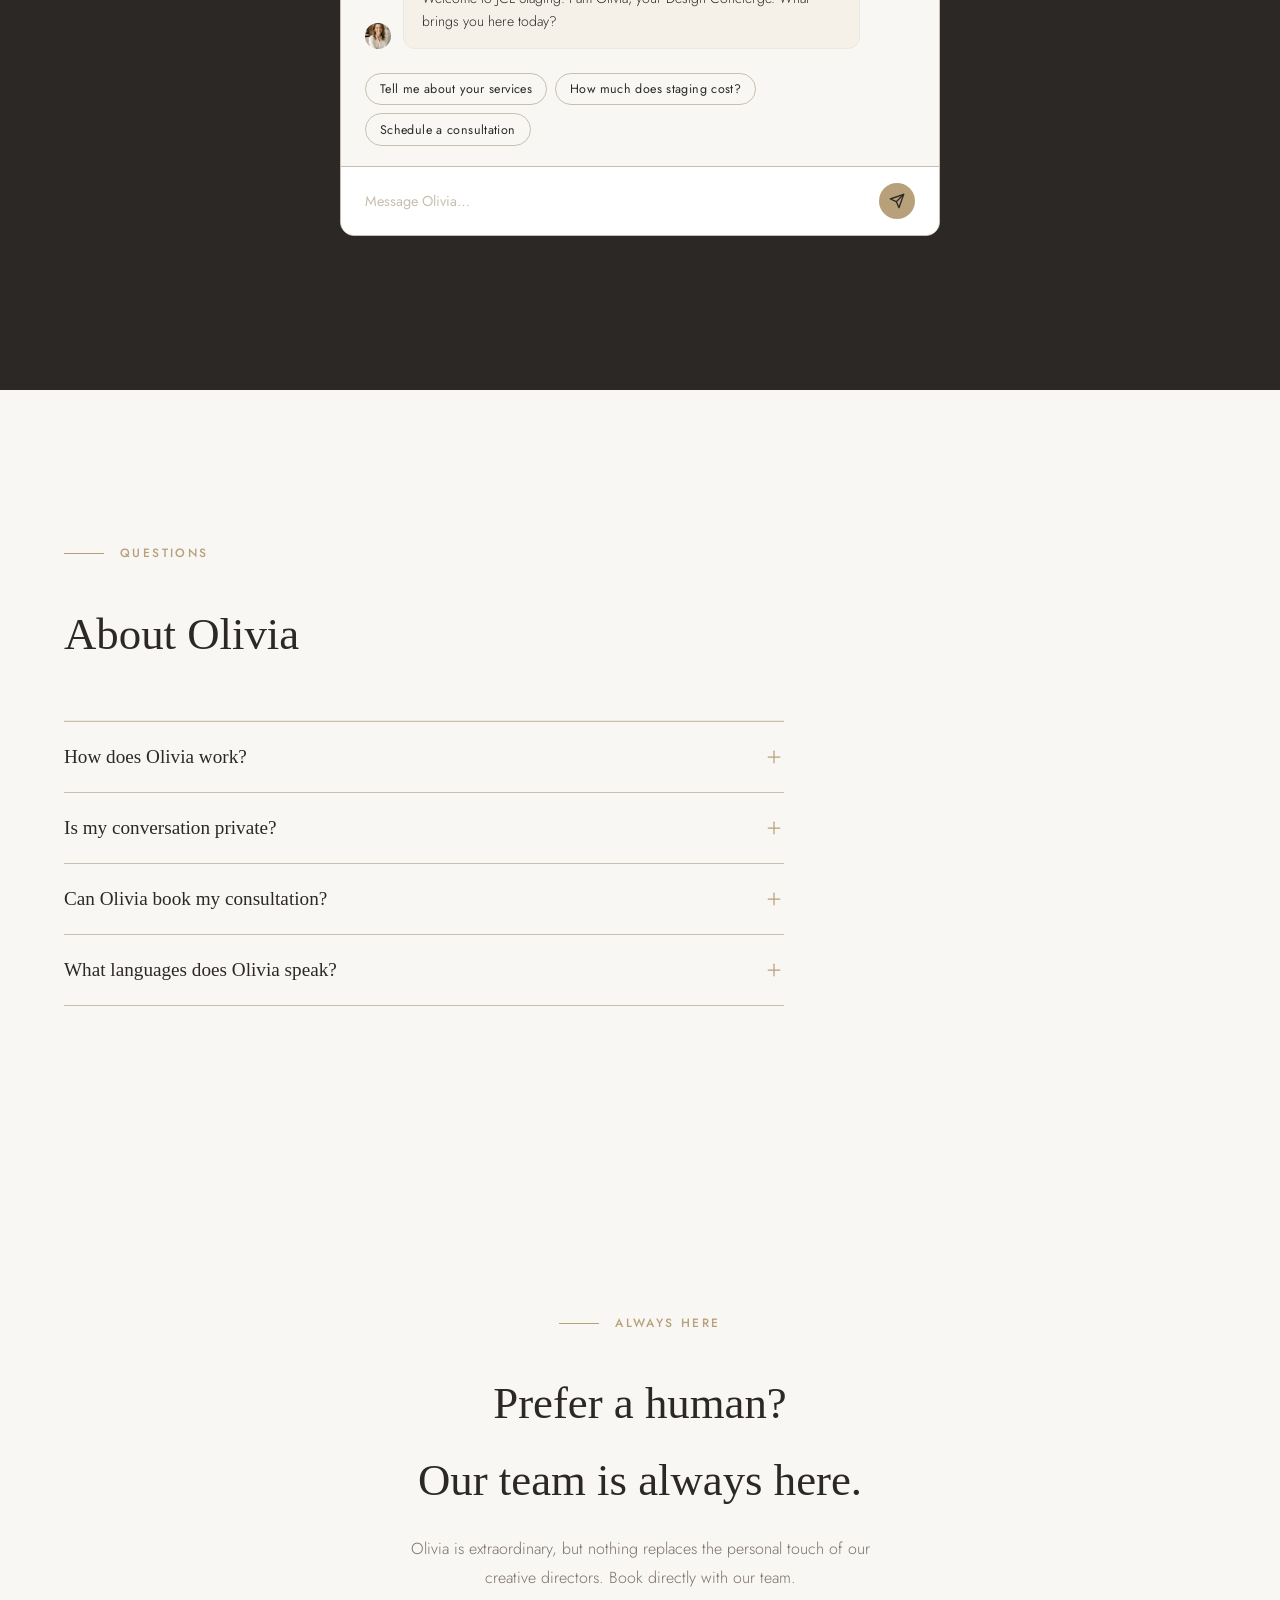
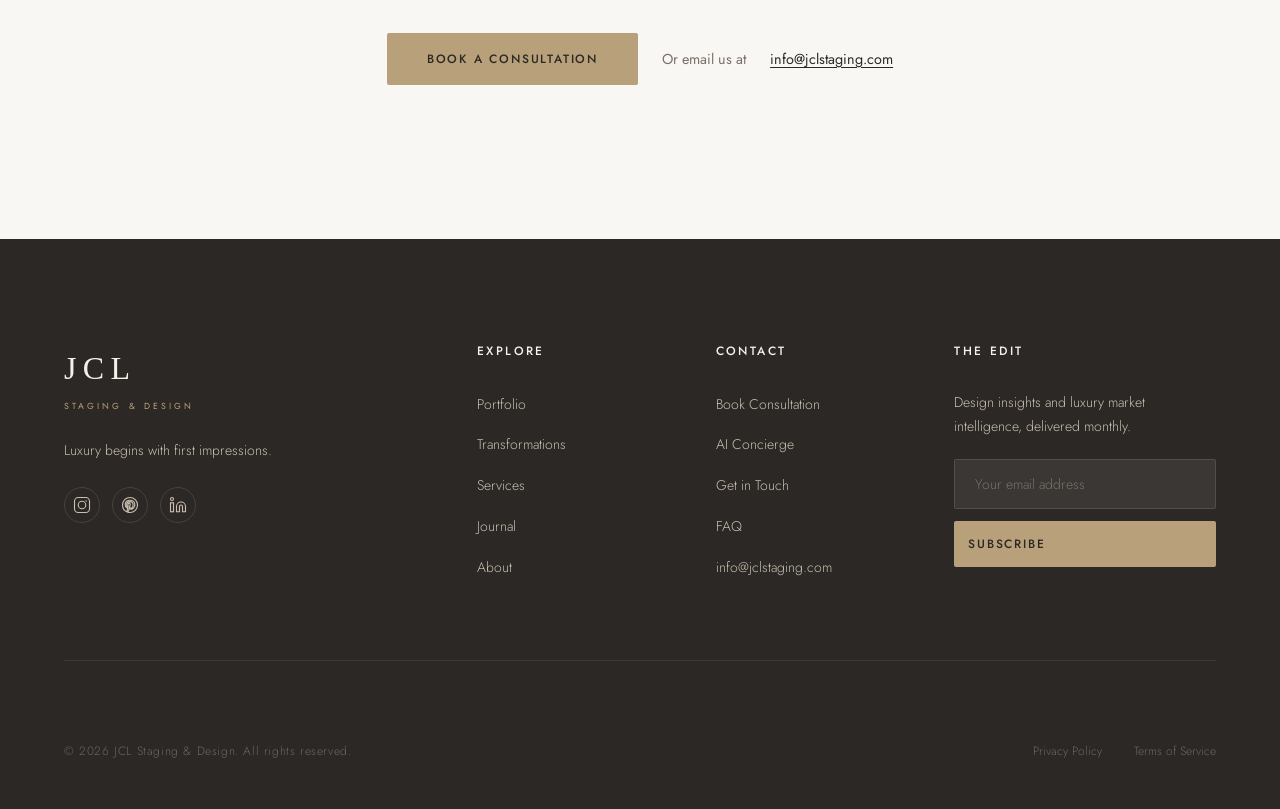
<file: pages/concierge.html>
<!DOCTYPE html>
<html lang="en" data-i18n-title="meta_concierge_title">
<head>
  <meta charset="UTF-8" />
  <meta name="viewport" content="width=device-width, initial-scale=1.0" />
  <title>Meet Olivia — AI Design Concierge | JCL Staging &amp; Design</title>
  <meta name="description" content="Meet Olivia, JCL's AI Design Concierge. Available 24/7 to answer your staging questions, guide your property journey, and book your consultation." />
  <meta property="og:title" content="Meet Olivia — AI Design Concierge | JCL Staging &amp; Design" />
  <meta property="og:description" content="Your personal luxury design concierge — available always, knowledgeable always, never ordinary." />
  <meta property="og:type" content="website" />
  <link rel="preconnect" href="https://fonts.googleapis.com" />
  <link rel="preconnect" href="https://fonts.gstatic.com" crossorigin />
  <link href="https://fonts.googleapis.com/css2?family=Cormorant:ital,wght@0,300;0,400;0,500;1,300;1,400&family=Jost:wght@300;400;500&display=swap" rel="stylesheet" />
  <link rel="stylesheet" href="../css/style.css" />
  <!-- hreflang for bilingual SEO -->
  <link id="hreflang-en" rel="alternate" hreflang="en" href="">
  <link id="hreflang-es" rel="alternate" hreflang="es" href="">
  <link id="hreflang-default" rel="alternate" hreflang="x-default" href="">
  <!-- i18n translations -->

  <style>
    /* ── Concierge Page Specific ── */
    .hero-concierge {
      min-height: 100vh;
      background: var(--color-forest);
      display: flex;
      align-items: center;
      justify-content: center;
      text-align: center;
      padding: 8rem var(--gutter);
    }

    .faq-accordion {
      margin-top: 3rem;
      display: flex;
      flex-direction: column;
      gap: 0;
      max-width: 720px;
    }

    .faq-item {
      border-bottom: 1px solid var(--color-stone);
    }

    .faq-item:first-child {
      border-top: 1px solid var(--color-stone);
    }

    .faq-question {
      width: 100%;
      background: none;
      border: none;
      padding: 1.5rem 0;
      display: flex;
      justify-content: space-between;
      align-items: center;
      cursor: pointer;
      font-family: var(--font-serif);
      font-size: 1.2rem;
      font-weight: 300;
      color: var(--color-charcoal);
      text-align: left;
      gap: 1rem;
      transition: color 0.2s;
    }

    .faq-question:hover {
      color: var(--color-champagne);
    }

    .faq-icon {
      width: 20px;
      height: 20px;
      flex-shrink: 0;
      transition: transform 0.3s ease;
      color: var(--color-champagne);
    }

    .faq-item.is-open .faq-icon {
      transform: rotate(45deg);
    }

    .faq-answer {
      max-height: 0;
      overflow: hidden;
      transition: max-height 0.4s ease, padding 0.3s ease;
    }

    .faq-item.is-open .faq-answer {
      max-height: 400px;
    }

    .faq-answer p {
      font-family: var(--font-sans);
      font-weight: 300;
      color: var(--color-taupe);
      line-height: 1.85;
      padding-bottom: 1.5rem;
      font-size: 0.95rem;
    }

    .embedded-chat {
      max-width: 600px;
      margin: 3rem auto 0;
      background: var(--color-marble, #faf9f7);
      border-radius: 14px;
      border: 1px solid var(--color-stone);
      overflow: hidden;
    }

    .embedded-chat__header {
      display: flex;
      align-items: center;
      gap: 0.875rem;
      padding: 1.25rem 1.5rem;
      background: var(--color-charcoal);
      border-bottom: 1px solid rgba(255,255,255,0.06);
    }

    .embedded-chat__avatar {
      width: 40px;
      height: 40px;
      border-radius: 50%;
      object-fit: cover;
      border: 2px solid var(--color-champagne);
      flex-shrink: 0;
    }

    .embedded-chat__name {
      font-family: var(--font-serif);
      font-size: 1.1rem;
      font-weight: 300;
      color: var(--color-ivory);
      display: block;
    }

    .embedded-chat__status {
      font-family: var(--font-sans);
      font-size: 0.72rem;
      color: var(--color-stone);
      letter-spacing: 0.06em;
      display: flex;
      align-items: center;
      gap: 0.4rem;
      margin-top: 0.15rem;
    }

    .embedded-chat__online-dot {
      width: 6px;
      height: 6px;
      border-radius: 50%;
      background: #4ade80;
      display: inline-block;
    }

    .embedded-chat__msgs {
      padding: 1.5rem;
      display: flex;
      flex-direction: column;
      gap: 1rem;
      background: var(--color-marble, #faf9f7);
    }

    .embedded-chat__suggestions {
      display: flex;
      flex-wrap: wrap;
      gap: 0.5rem;
      padding: 0 1.5rem 1.25rem;
      background: var(--color-marble, #faf9f7);
    }

    .embedded-chat__suggestion {
      font-family: var(--font-sans);
      font-size: 0.78rem;
      padding: 0.4rem 0.875rem;
      border: 1px solid var(--color-stone);
      border-radius: 999px;
      background: transparent;
      color: var(--color-charcoal);
      cursor: pointer;
      transition: all 0.2s;
      letter-spacing: 0.03em;
    }

    .embedded-chat__suggestion:hover {
      border-color: var(--color-champagne);
      color: var(--color-champagne);
    }

    .embedded-chat__footer {
      display: flex;
      gap: 0;
      padding: 1rem 1.5rem;
      border-top: 1px solid var(--color-stone);
      background: #fff;
      align-items: center;
    }

    .embedded-chat__input {
      flex: 1;
      border: none;
      outline: none;
      font-family: var(--font-sans);
      font-size: 0.9rem;
      color: var(--color-charcoal);
      background: transparent;
    }

    .embedded-chat__input::placeholder {
      color: var(--color-stone);
    }

    .embedded-chat__send {
      background: var(--color-champagne);
      border: none;
      border-radius: 50%;
      width: 36px;
      height: 36px;
      display: flex;
      align-items: center;
      justify-content: center;
      cursor: pointer;
      transition: opacity 0.2s;
      flex-shrink: 0;
      color: var(--color-charcoal);
    }

    .embedded-chat__send:hover {
      opacity: 0.8;
    }

    .capability-card {
      padding: 2.5rem;
      border: 1px solid var(--color-stone);
      border-radius: 4px;
      transition: border-color 0.3s, transform 0.3s;
    }

    .capability-card:hover {
      border-color: var(--color-champagne);
      transform: translateY(-4px);
    }

    .capability-card__icon {
      font-size: 2.5rem;
      margin-bottom: 1rem;
      display: block;
    }

    .capability-card__title {
      font-family: var(--font-serif);
      font-size: 1.5rem;
      font-weight: 300;
      color: var(--color-charcoal);
      margin-bottom: 0.75rem;
    }

    .capability-card__desc {
      font-family: var(--font-sans);
      font-weight: 300;
      color: var(--color-taupe);
      line-height: 1.8;
      font-size: 0.95rem;
    }
  </style>
</head>
<body class="is-locked" data-page="concierge">

  <!-- Page Transition -->
  <div class="page-transition" aria-hidden="true"></div>

  <!-- Preloader -->
  <div class="preloader">
    <div class="preloader__logo">
      <div class="preloader__logo-text">JCL</div>
      <div class="preloader__logo-sub">Staging &amp; Design</div>
    </div>
    <div class="preloader__line"></div>
    <div class="preloader__tagline" data-i18n="preloader_tagline">Luxury begins with first impressions.</div>
  </div>

  <!-- Custom Cursor -->
  <div class="cursor">
    <div class="cursor-dot"></div>
    <div class="cursor-ring"></div>
  </div>

  <!-- Scroll Progress -->
  <div class="scroll-progress"></div>

  <!-- Search Overlay -->
  <div class="search-overlay">
    <button class="search-close" data-search-close>Close X</button>
    <div class="search-input-wrap">
      <input class="search-field" type="search" placeholder="Search…" />
    </div>
  </div>

  <!-- Navigation -->
  <header class="nav nav--light" id="nav">
    <a class="nav__logo" href="../index.html">JCL<span class="nav__logo-sub">Staging &amp; Design</span></a>
    <nav class="nav__links">
      <a class="nav__link" href="portfolio.html">Portfolio</a>
      <a class="nav__link" href="transformations.html">Transformations</a>
      <a class="nav__link" href="services.html">Services</a>
      <a class="nav__link" href="journal.html">Journal</a>
      <a class="nav__link" href="about.html">About</a>
      <a class="nav__link is-active" href="concierge.html">Concierge</a>
    </nav>
    <div class="nav__actions"><a class="nav__cta" href="consultation.html" data-i18n="nav_book">Book Consultation</a>
        
        <div class="lang-switcher" role="group" aria-label="Language selector">
          <button class="lang-btn" data-lang-btn="en" aria-pressed="true">EN</button>
          <button class="lang-btn" data-lang-btn="es" aria-pressed="false">ES</button>
        </div>
      </div>
    <button class="nav__toggle" aria-label="Open menu">
      <span class="nav__toggle-line"></span>
      <span class="nav__toggle-line"></span>
      <span class="nav__toggle-line"></span>
    </button>
  </header>

  <!-- Mobile Navigation -->
  <nav class="nav-mobile">
      <ul class="nav-mobile__links">
      <li><a class="nav-mobile__link" href="portfolio.html">Portfolio</a></li>
      <li><a class="nav-mobile__link" href="transformations.html">Transformations</a></li>
      <li><a class="nav-mobile__link" href="services.html">Services</a></li>
      <li><a class="nav-mobile__link" href="journal.html">Journal</a></li>
      <li><a class="nav-mobile__link" href="about.html">About</a></li>
      <li><a class="nav-mobile__link" href="concierge.html">Concierge</a></li>
      <li><a class="nav-mobile__link" href="consultation.html">Book Consultation</a></li>
    </ul>
    <div class="nav-mobile__lang" style="display:flex;gap:0;margin:1.5rem auto 0;border:1px solid rgba(184,160,122,0.3);border-radius:3px;overflow:hidden;width:fit-content">
        <button class="lang-btn nav-mobile__lang-btn" data-lang-btn="en" aria-pressed="true" style="padding:0.6rem 1.5rem;font-size:0.75rem;letter-spacing:0.15em;text-transform:uppercase;font-family:var(--font-sans);background:transparent;border:none;color:var(--color-taupe);cursor:pointer">EN</button>
        <button class="lang-btn nav-mobile__lang-btn" data-lang-btn="es" aria-pressed="false" style="padding:0.6rem 1.5rem;font-size:0.75rem;letter-spacing:0.15em;text-transform:uppercase;font-family:var(--font-sans);background:transparent;border-left:1px solid rgba(184,160,122,0.3);color:var(--color-taupe);cursor:pointer">ES</button>
      </div>
    <div class="nav-mobile__bottom">
      <a href="https://www.instagram.com/" target="_blank" rel="noopener" aria-label="Instagram">Instagram</a>
      <a href="https://www.pinterest.com/" target="_blank" rel="noopener" aria-label="Pinterest">Pinterest</a>
      <a href="https://www.linkedin.com/" target="_blank" rel="noopener" aria-label="LinkedIn">LinkedIn</a>
    </div>
  </nav>

  <!-- Main Content -->
  <main id="main-content">

    <!-- Hero Section -->
    <section class="hero-concierge">
      <div>
        <img src="../images/olivia-avatar.jpg" alt="Olivia, JCL AI Design Concierge" style="width:100px;height:100px;border-radius:50%;object-fit:cover;border:3px solid var(--color-champagne);margin:0 auto 2rem;display:block;" />
        <div class="section-label section-label--light" style="justify-content:center;">
          <span data-i18n="concierge_eyebrow">AI Design Concierge</span>
        </div>
        <h1 style="font-family:var(--font-serif);font-size:clamp(4rem,8vw,8rem);font-weight:300;color:var(--color-ivory);line-height:1;margin-bottom:1.5rem;"><span data-i18n="concierge_headline">Meet Olivia.</span></h1>
        <p style="font-family:var(--font-sans);font-weight:300;color:var(--color-stone);font-size:1.2rem;line-height:1.85;max-width:560px;margin:0 auto 3rem;">Your personal luxury design concierge — available always, knowledgeable always, never ordinary.</p>
        <div style="display:flex;gap:1.5rem;justify-content:center;flex-wrap:wrap;">
          <a class="btn btn--primary" href="#chat-section">Start a Conversation</a>
          <a class="btn btn--outline" href="consultation.html">Book with a Human</a>
        </div>
      </div>
    </section>

    <!-- What Olivia Does -->
    <section class="section section--marble">
      <div class="container">
        <div class="section-label reveal"><span>How Olivia Helps</span></div>
        <h2 class="reveal reveal-delay-1" style="font-family:var(--font-serif);font-size:clamp(2rem,3.5vw,3.5rem);font-weight:300;color:var(--color-charcoal);margin-bottom:0;">3 Ways Olivia Elevates Your Experience</h2>
        <div class="reveal reveal-delay-2" style="display:grid;grid-template-columns:repeat(3,1fr);gap:2rem;margin-top:3rem;">

          <!-- Card 1 -->
          <div class="capability-card">
            <span class="capability-card__icon">🏠</span>
            <h3 class="capability-card__title">Property Evaluation</h3>
            <p class="capability-card__desc">Describe your home and Olivia will suggest a tailored staging approach — instantly, intelligently, beautifully.</p>
          </div>

          <!-- Card 2 -->
          <div class="capability-card">
            <span class="capability-card__icon">📅</span>
            <h3 class="capability-card__title">Consultation Scheduling</h3>
            <p class="capability-card__desc">Olivia checks availability and books your team consultation in seconds. No waiting on hold, no back-and-forth emails.</p>
          </div>

          <!-- Card 3 -->
          <div class="capability-card">
            <span class="capability-card__icon">💬</span>
            <h3 class="capability-card__title">Expert Guidance</h3>
            <p class="capability-card__desc">Ask anything about staging, interior design, or the luxury market. Olivia knows JCL inside and out.</p>
          </div>

        </div>
      </div>
    </section>

    <!-- Example Conversation -->
    <section class="section section--linen">
      <div class="container">
        <div class="section-label reveal"><span>A Conversation</span></div>
        <h2 class="reveal reveal-delay-1" style="font-family:var(--font-serif);font-size:clamp(2rem,3.5vw,3.5rem);font-weight:300;color:var(--color-charcoal);">See How It Feels</h2>

        <div style="max-width:600px;margin:3rem auto;display:flex;flex-direction:column;gap:1rem;">

          <!-- User message 1 -->
          <div class="msg msg--user">
            <div class="msg__bubble">I have a vacant 3-bedroom in the West Village. How long does staging take?</div>
          </div>

          <!-- AI message 1 -->
          <div class="msg msg--ai">
            <img class="msg__av" src="../images/olivia-avatar.jpg" alt="Olivia" />
            <div class="msg__bubble">What a beautiful neighborhood. For a 3-bedroom, our typical timeline is 7–10 days from consultation to installation. Would you like to walk me through the space?</div>
          </div>

          <!-- User message 2 -->
          <div class="msg msg--user">
            <div class="msg__bubble">It has original herringbone floors and very high ceilings.</div>
          </div>

          <!-- AI message 2 -->
          <div class="msg msg--ai">
            <img class="msg__av" src="../images/olivia-avatar.jpg" alt="Olivia" />
            <div class="msg__bubble">Those architectural features are extraordinary to work with. We would lean into them — warm neutrals, natural materials, low-slung furniture that honors the ceiling height. When are you hoping to list?</div>
          </div>

          <!-- User message 3 -->
          <div class="msg msg--user">
            <div class="msg__bubble">Six weeks. Is that realistic?</div>
          </div>

          <!-- AI message 3 -->
          <div class="msg msg--ai">
            <img class="msg__av" src="../images/olivia-avatar.jpg" alt="Olivia" />
            <div class="msg__bubble">Absolutely. Six weeks gives us ideal time for a proper consultation, curation, and installation. Would you like to schedule your complimentary discovery call?</div>
          </div>

        </div>
      </div>
    </section>

    <!-- Embedded Chat Section -->
    <section class="section section--dark" id="chat-section">
      <div class="container">
        <div class="section-label section-label--light" style="justify-content:center;">
          <span>Chat Now</span>
        </div>
        <h2 style="font-family:var(--font-serif);font-size:clamp(2rem,3.5vw,3.5rem);font-weight:300;color:var(--color-ivory);text-align:center;margin-bottom:0;">Chat with Olivia</h2>

        <!-- Embedded chat interface -->
        <div class="embedded-chat" id="embedded-chat-container">

          <!-- Chat Header -->
          <div class="embedded-chat__header">
            <img class="embedded-chat__avatar" src="../images/olivia-avatar.jpg" alt="Olivia" />
            <div>
              <span class="embedded-chat__name">Olivia</span>
              <span class="embedded-chat__status">
                <span class="embedded-chat__online-dot"></span>
                Design Concierge · Online
              </span>
            </div>
          </div>

          <!-- Chat Messages -->
          <div class="embedded-chat__msgs" id="embedded-chat-msgs">
            <div class="msg msg--ai">
              <img class="msg__av" src="../images/olivia-avatar.jpg" alt="Olivia" />
              <div class="msg__bubble">Welcome to JCL Staging. I am Olivia, your Design Concierge. What brings you here today?</div>
            </div>
          </div>

          <!-- Suggestion Buttons -->
          <div class="embedded-chat__suggestions" id="embedded-suggestions">
            <button class="embedded-chat__suggestion" data-embedded-suggestion>Tell me about your services</button>
            <button class="embedded-chat__suggestion" data-embedded-suggestion>How much does staging cost?</button>
            <button class="embedded-chat__suggestion" data-embedded-suggestion>Schedule a consultation</button>
          </div>

          <!-- Input Footer -->
          <div class="embedded-chat__footer">
            <input class="embedded-chat__input" id="embedded-chat-input" type="text" placeholder="Message Olivia…" aria-label="Type your message" />
            <button class="embedded-chat__send" id="embedded-chat-send" aria-label="Send message">
              <svg width="16" height="16" viewBox="0 0 24 24" fill="none" stroke="currentColor" stroke-width="2" stroke-linecap="round" stroke-linejoin="round">
                <line x1="22" y1="2" x2="11" y2="13"></line>
                <polygon points="22 2 15 22 11 13 2 9 22 2"></polygon>
              </svg>
            </button>
          </div>

        </div>
      </div>
    </section>

    <!-- FAQ Section -->
    <section class="section section--marble">
      <div class="container">
        <div class="section-label reveal"><span>Questions</span></div>
        <h2 class="reveal reveal-delay-1" style="font-family:var(--font-serif);font-size:clamp(2rem,3.5vw,3.5rem);font-weight:300;color:var(--color-charcoal);margin-bottom:0;">About Olivia</h2>

        <div class="faq-accordion" id="faq-accordion">

          <!-- FAQ 1 -->
          <div class="faq-item">
            <button class="faq-question" id="faq-btn-1" aria-expanded="false" aria-controls="faq-answer-1">
              How does Olivia work?
              <svg class="faq-icon" viewBox="0 0 24 24" fill="none" stroke="currentColor" stroke-width="1.5" stroke-linecap="round" stroke-linejoin="round" aria-hidden="true">
                <line x1="12" y1="5" x2="12" y2="19"></line>
                <line x1="5" y1="12" x2="19" y2="12"></line>
              </svg>
            </button>
            <div class="faq-answer" id="faq-answer-1" role="region" aria-labelledby="faq-btn-1">
              <p>Olivia is an AI assistant trained comprehensively on JCL Staging &amp; Design's portfolio, methodology, pricing, and processes. She uses advanced natural language understanding to provide personalized guidance on staging, interior design, and the luxury real estate market. Olivia is not a generic chatbot — she is a curated intelligence built around JCL's specific expertise and aesthetic philosophy.</p>
            </div>
          </div>

          <!-- FAQ 2 -->
          <div class="faq-item">
            <button class="faq-question" id="faq-btn-2" aria-expanded="false" aria-controls="faq-answer-2">
              Is my conversation private?
              <svg class="faq-icon" viewBox="0 0 24 24" fill="none" stroke="currentColor" stroke-width="1.5" stroke-linecap="round" stroke-linejoin="round" aria-hidden="true">
                <line x1="12" y1="5" x2="12" y2="19"></line>
                <line x1="5" y1="12" x2="19" y2="12"></line>
              </svg>
            </button>
            <div class="faq-answer" id="faq-answer-2" role="region" aria-labelledby="faq-btn-2">
              <p>Your privacy is paramount to us. All conversations with Olivia are encrypted in transit and at rest. We do not share your personal information with third parties, and your chat history is used only to improve your experience within your session. You can request deletion of your conversation data at any time by contacting us at privacy@jclstaging.com.</p>
            </div>
          </div>

          <!-- FAQ 3 -->
          <div class="faq-item">
            <button class="faq-question" id="faq-btn-3" aria-expanded="false" aria-controls="faq-answer-3">
              Can Olivia book my consultation?
              <svg class="faq-icon" viewBox="0 0 24 24" fill="none" stroke="currentColor" stroke-width="1.5" stroke-linecap="round" stroke-linejoin="round" aria-hidden="true">
                <line x1="12" y1="5" x2="12" y2="19"></line>
                <line x1="5" y1="12" x2="19" y2="12"></line>
              </svg>
            </button>
            <div class="faq-answer" id="faq-answer-3" role="region" aria-labelledby="faq-btn-3">
              <p>Yes. Olivia can collect your property details, preferred dates, and contact information to initiate a consultation request. Our team reviews and confirms all bookings within 24 hours. You will receive a confirmation email with full details once your consultation is scheduled. For immediate assistance, you can also reach us directly at info@jclstaging.com.</p>
            </div>
          </div>

          <!-- FAQ 4 -->
          <div class="faq-item">
            <button class="faq-question" id="faq-btn-4" aria-expanded="false" aria-controls="faq-answer-4">
              What languages does Olivia speak?
              <svg class="faq-icon" viewBox="0 0 24 24" fill="none" stroke="currentColor" stroke-width="1.5" stroke-linecap="round" stroke-linejoin="round" aria-hidden="true">
                <line x1="12" y1="5" x2="12" y2="19"></line>
                <line x1="5" y1="12" x2="19" y2="12"></line>
              </svg>
            </button>
            <div class="faq-answer" id="faq-answer-4" role="region" aria-labelledby="faq-btn-4">
              <p>Olivia speaks English and Spanish fluently, reflecting JCL's commitment to serving our diverse New York clientele. Simply begin your conversation in your preferred language and Olivia will respond in kind. We are actively expanding her language capabilities — French and Portuguese are coming soon.</p>
            </div>
          </div>

        </div>
      </div>
    </section>

    <!-- CTA Section -->
    <section class="section" style="text-align:center;background:var(--color-marble);">
      <div class="container">
        <div class="section-label" style="justify-content:center;"><span>Always Here</span></div>
        <h2 style="font-family:var(--font-serif);font-size:clamp(2rem,3.5vw,3.5rem);font-weight:300;color:var(--color-charcoal);margin-bottom:1rem;">Prefer a human?<br>Our team is always here.</h2>
        <p style="font-family:var(--font-sans);font-weight:300;color:var(--color-taupe);line-height:1.85;max-width:480px;margin:0 auto 2.5rem;">Olivia is extraordinary, but nothing replaces the personal touch of our creative directors. Book directly with our team.</p>
        <div style="display:flex;gap:1.5rem;justify-content:center;flex-wrap:wrap;align-items:center;">
          <a class="btn btn--primary" href="consultation.html">Book a Consultation</a>
          <span style="font-family:var(--font-sans);font-size:0.9rem;color:var(--color-taupe);">Or email us at</span>
          <a href="mailto:info@jclstaging.com" style="font-family:var(--font-sans);font-size:0.9rem;color:var(--color-charcoal);text-decoration:underline;text-underline-offset:3px;">info@jclstaging.com</a>
        </div>
      </div>
    </section>

  </main>

  <!-- Footer -->
  <footer class="footer">
    <div class="container">
      <div class="footer__grid">
        <!-- Col 1: Brand -->
        <div class="footer__col footer__col--brand">
          <div class="footer__logo">JCL<span class="footer__logo-sub">Staging &amp; Design</span></div>
          <p class="footer__tagline">Luxury begins with first impressions.</p>
          <div class="footer__social">
            <a href="https://www.instagram.com/" target="_blank" rel="noopener" class="footer__social-link" aria-label="Instagram">
              <svg width="18" height="18" viewBox="0 0 24 24" fill="none" stroke="currentColor" stroke-width="1.5"><rect x="2" y="2" width="20" height="20" rx="5"/><circle cx="12" cy="12" r="5"/><circle cx="17.5" cy="6.5" r="1" fill="currentColor" stroke="none"/></svg>
            </a>
            <a href="https://www.pinterest.com/" target="_blank" rel="noopener" class="footer__social-link" aria-label="Pinterest">
              <svg width="18" height="18" viewBox="0 0 24 24" fill="none" stroke="currentColor" stroke-width="1.5"><path d="M12 2C6.477 2 2 6.477 2 12c0 4.236 2.636 7.855 6.356 9.312-.088-.791-.167-2.005.035-2.868.181-.78 1.172-4.97 1.172-4.97s-.299-.598-.299-1.482c0-1.388.806-2.428 1.808-2.428.853 0 1.267.641 1.267 1.408 0 .858-.546 2.14-.828 3.33-.236.995.499 1.806 1.476 1.806 1.772 0 3.137-1.868 3.137-4.567 0-2.387-1.716-4.057-4.163-4.057-2.836 0-4.5 2.127-4.5 4.326 0 .857.33 1.775.742 2.278a.3.3 0 01.069.284c-.076.313-.244.995-.277 1.134-.044.183-.146.222-.337.134-1.249-.581-2.03-2.407-2.03-3.874 0-3.154 2.292-6.052 6.608-6.052 3.469 0 6.165 2.473 6.165 5.776 0 3.447-2.173 6.22-5.19 6.22-1.013 0-1.967-.527-2.292-1.148l-.623 2.378c-.226.869-.835 1.958-1.244 2.621.937.29 1.931.446 2.962.446 5.523 0 10-4.477 10-10S17.523 2 12 2z"/></svg>
            </a>
            <a href="https://www.linkedin.com/" target="_blank" rel="noopener" class="footer__social-link" aria-label="LinkedIn">
              <svg width="18" height="18" viewBox="0 0 24 24" fill="none" stroke="currentColor" stroke-width="1.5"><path d="M16 8a6 6 0 016 6v7h-4v-7a2 2 0 00-2-2 2 2 0 00-2 2v7h-4v-7a6 6 0 016-6z"/><rect x="2" y="9" width="4" height="12"/><circle cx="4" cy="4" r="2"/></svg>
            </a>
          </div>
        </div>
        <!-- Col 2: Explore -->
        <div class="footer__col">
          <h4 class="footer__col-title">Explore</h4>
          <ul class="footer__links">
            <li><a class="footer__link" href="portfolio.html">Portfolio</a></li>
            <li><a class="footer__link" href="transformations.html">Transformations</a></li>
            <li><a class="footer__link" href="services.html">Services</a></li>
            <li><a class="footer__link" href="journal.html">Journal</a></li>
            <li><a class="footer__link" href="about.html">About</a></li>
          </ul>
        </div>
        <!-- Col 3: Contact -->
        <div class="footer__col">
          <h4 class="footer__col-title">Contact</h4>
          <ul class="footer__links">
            <li><a class="footer__link" href="consultation.html">Book Consultation</a></li>
            <li><a class="footer__link" href="concierge.html">AI Concierge</a></li>
            <li><a class="footer__link" href="contact.html">Get in Touch</a></li>
            <li><a class="footer__link" href="faq.html">FAQ</a></li>
            <li><a class="footer__link" href="mailto:info@jclstaging.com">info@jclstaging.com</a></li>
          </ul>
        </div>
        <!-- Col 4: Newsletter -->
        <div class="footer__col footer__col--newsletter">
          <h4 class="footer__col-title">The Edit</h4>
          <p class="footer__newsletter-desc">Design insights and luxury market intelligence, delivered monthly.</p>
          <form class="footer__newsletter-form" id="footer-newsletter-concierge">
            <input type="email" class="footer__newsletter-input" placeholder="Your email address" aria-label="Email address" />
            <button type="submit" class="btn btn--primary footer__newsletter-btn">Subscribe</button>
          </form>
        </div>
      </div>
      <div class="footer__bottom">
        <p class="footer__copyright">&copy; 2026 JCL Staging &amp; Design. All rights reserved.</p>
        <div class="footer__legal">
          <a href="privacy.html" class="footer__legal-link">Privacy Policy</a>
          <a href="terms.html" class="footer__legal-link">Terms of Service</a>
        </div>
      </div>
    </div>
  </footer>

  <!-- Sticky CTA -->
  <div class="sticky-cta">
    <a class="btn btn--primary" href="consultation.html" data-i18n="nav_book_now">Book Now</a>
  </div>

  <!-- Concierge FAB -->
  <button class="concierge-fab" id="concierge-fab" aria-label="Chat with Olivia">
    <img class="concierge-fab__avatar" src="../images/olivia-avatar.jpg" alt="Olivia, Design Concierge" />
    <span class="concierge-fab__label" data-i18n="olivia_label">Chat with Olivia</span>
    <span class="concierge-fab__online"></span>
  </button>

  <!-- Concierge Panel (FAB overlay) -->
  <div class="concierge-panel" id="concierge-panel" aria-hidden="true">
    <div class="concierge-panel__header">
      <img class="concierge-panel__avatar" src="../images/olivia-avatar.jpg" alt="Olivia" />
      <div>
        <span class="concierge-panel__name" data-i18n="olivia_name">Olivia</span>
        <span class="concierge-panel__status">
          <span class="concierge-panel__online-dot"></span>Design Concierge · Online
        </span>
      </div>
      <button class="concierge-panel__close" aria-label="Close chat">X</button>
    </div>
    <div class="concierge-msgs" id="concierge-msgs">
      <div class="msg msg--ai">
        <img class="msg__av" src="../images/olivia-avatar.jpg" alt="Olivia" />
        <div class="msg__bubble">Welcome to JCL Staging. I am Olivia, your Design Concierge. What brings you here today?</div>
      </div>
    </div>
    <div class="concierge-suggestions">
      <button class="concierge-suggestion">What can you help me with?</button>
      <button class="concierge-suggestion">Tell me about Olivia's capabilities</button>
      <button class="concierge-suggestion">Book a consultation</button>
    </div>
    <div class="concierge-panel__footer">
      <input class="concierge-input" type="text" placeholder="Message Olivia…" aria-label="Type your message" />
      <button class="concierge-send" aria-label="Send message">
        <svg width="18" height="18" viewBox="0 0 24 24" fill="none" stroke="currentColor" stroke-width="2" stroke-linecap="round" stroke-linejoin="round">
          <line x1="22" y1="2" x2="11" y2="13"></line>
          <polygon points="22 2 15 22 11 13 2 9 22 2"></polygon>
        </svg>
      </button>
    </div>
  </div>
  <script src="../js/i18n.js"></script>
  <script src="../js/main.js"></script>

  <!-- Concierge Page Specific Scripts -->
  <script>
    // FAQ Accordion
    (function () {
      var items = document.querySelectorAll('.faq-item');
      items.forEach(function (item) {
        var btn = item.querySelector('.faq-question');
        if (!btn) return;
        btn.addEventListener('click', function () {
          var isOpen = item.classList.contains('is-open');
          // Close all
          items.forEach(function (i) {
            i.classList.remove('is-open');
            var b = i.querySelector('.faq-question');
            if (b) b.setAttribute('aria-expanded', 'false');
          });
          // Toggle current
          if (!isOpen) {
            item.classList.add('is-open');
            btn.setAttribute('aria-expanded', 'true');
          }
        });
      });
    })();

    // Embedded Chat
    (function () {
      var input = document.getElementById('embedded-chat-input');
      var send = document.getElementById('embedded-chat-send');
      var msgs = document.getElementById('embedded-chat-msgs');
      var suggestions = document.querySelectorAll('[data-embedded-suggestion]');

      var responses = [
        'That is a wonderful question. Our team would be delighted to walk you through the details during a complimentary consultation.',
        'JCL specializes in luxury properties across New York. We curate every piece with intention and care.',
        'Our staging process typically takes 7–10 days from consultation to installation. The result speaks for itself.',
        'Pricing varies by property size and scope. We offer complimentary consultations to provide an accurate estimate for your specific home.'
      ];
      var responseIndex = 0;

      function addMessage(text, isUser) {
        var msg = document.createElement('div');
        msg.className = 'msg ' + (isUser ? 'msg--user' : 'msg--ai');
        if (!isUser) {
          var av = document.createElement('img');
          av.className = 'msg__av';
          av.src = '../images/olivia-avatar.jpg';
          av.alt = 'Olivia';
          msg.appendChild(av);
        }
        var bubble = document.createElement('div');
        bubble.className = 'msg__bubble';
        bubble.textContent = text;
        msg.appendChild(bubble);
        msgs.appendChild(msg);
        msgs.scrollTop = msgs.scrollHeight;
      }

      function handleSend() {
        var val = input.value.trim();
        if (!val) return;
        addMessage(val, true);
        input.value = '';
        setTimeout(function () {
          addMessage(responses[responseIndex % responses.length], false);
          responseIndex++;
        }, 900);
      }

      if (send) send.addEventListener('click', handleSend);
      if (input) {
        input.addEventListener('keydown', function (e) {
          if (e.key === 'Enter') handleSend();
        });
      }

      suggestions.forEach(function (btn) {
        btn.addEventListener('click', function () {
          addMessage(btn.textContent, true);
          setTimeout(function () {
            addMessage(responses[responseIndex % responses.length], false);
            responseIndex++;
          }, 900);
        });
      });
    })();
  </script>
</body>
</html>
</file>
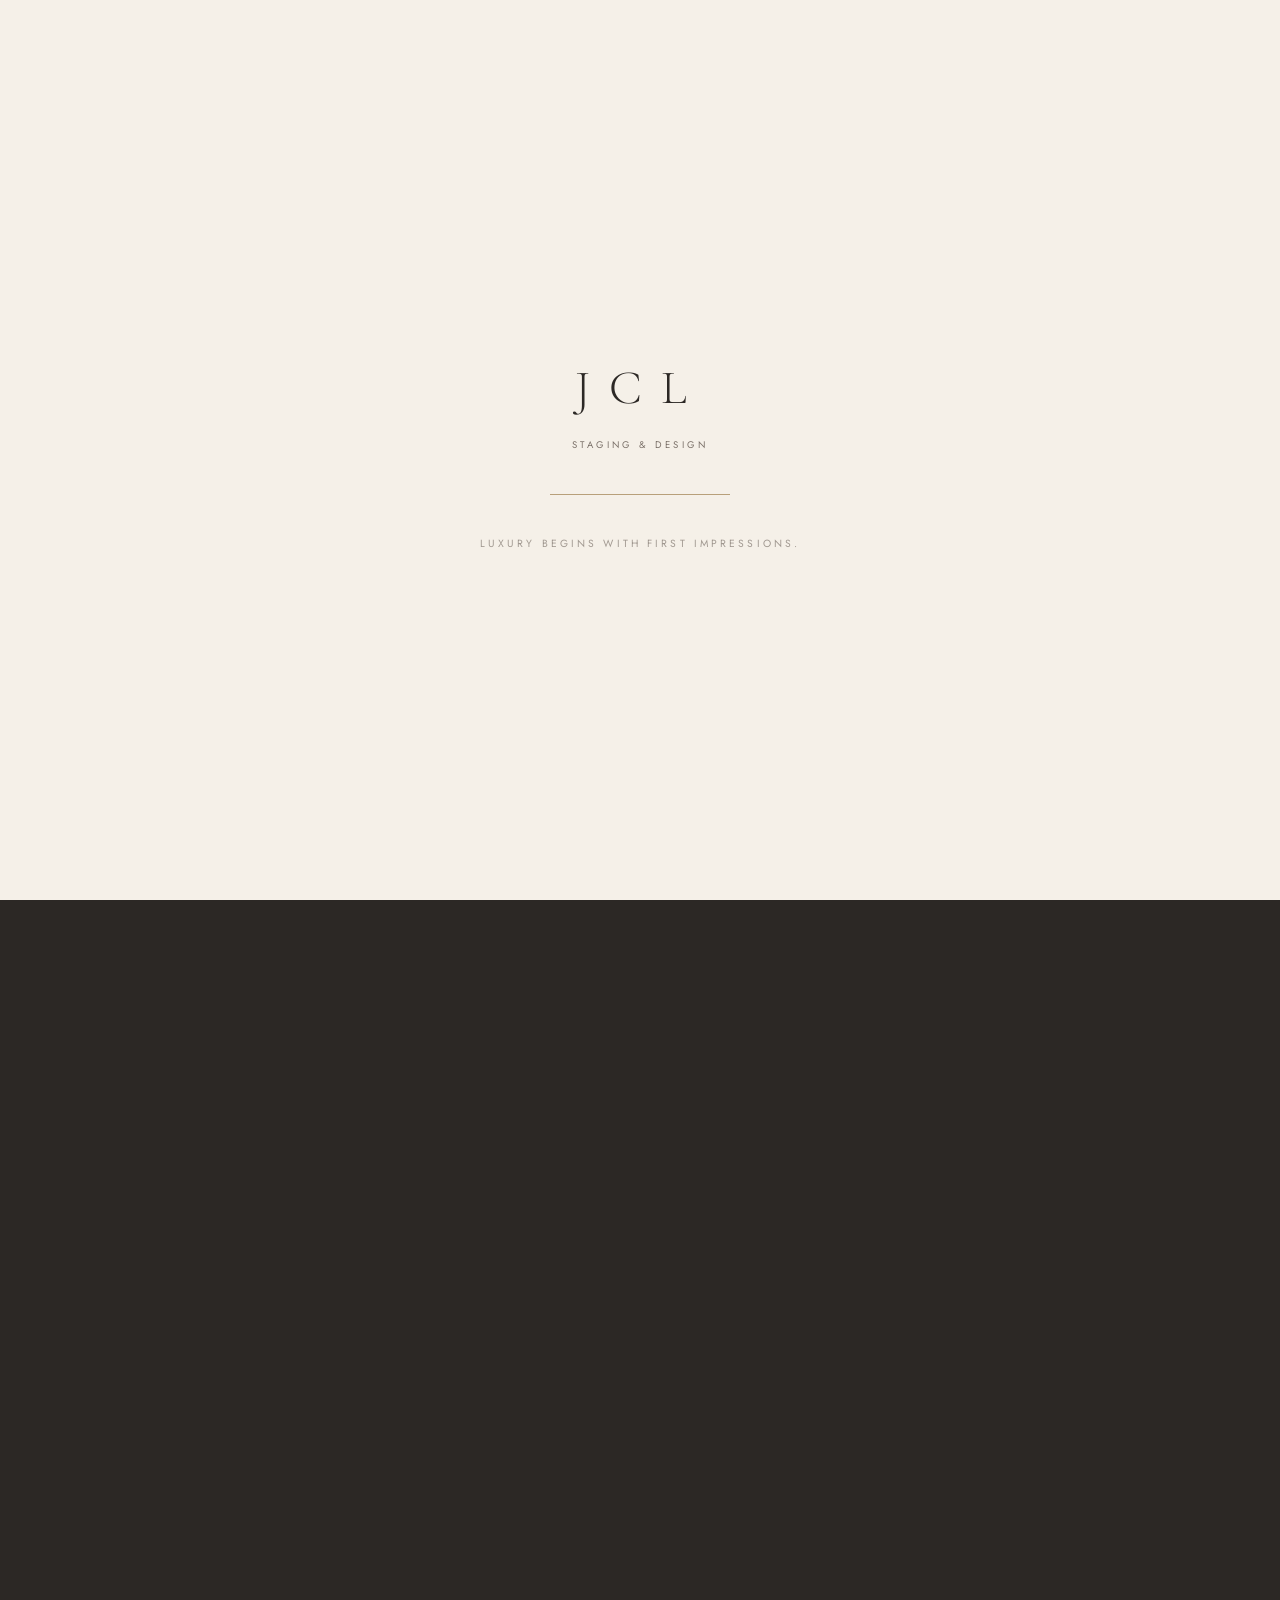
<file: pages/consultation.html>
<!DOCTYPE html>
<html lang="en" data-i18n-title="meta_consultation_title">
<head>
  <meta charset="UTF-8" />
  <meta name="viewport" content="width=device-width, initial-scale=1.0" />
  <title>Book a Consultation | JCL Staging &amp; Design</title>
  <meta name="description" content="Schedule your complimentary design consultation with JCL Staging &amp; Design. Begin your luxury home staging journey in New York, New Jersey and Connecticut." />
  <meta name="robots" content="index, follow" />
  <meta property="og:title" content="Book a Consultation | JCL Staging &amp; Design" />
  <meta property="og:description" content="Schedule your complimentary design consultation with JCL Staging &amp; Design. Begin your luxury home staging journey in New York, New Jersey and Connecticut." />
  <meta property="og:type" content="website" />
  <link rel="canonical" href="https://jclstagingdesign.com/pages/consultation.html" />
  <link rel="preconnect" href="https://fonts.googleapis.com" />
  <link rel="preconnect" href="https://fonts.gstatic.com" crossorigin />
  <link href="https://fonts.googleapis.com/css2?family=Cormorant+Garamond:ital,wght@0,300;0,400;1,300;1,400&family=Jost:wght@300;400;500&display=swap" rel="stylesheet" />
  <link rel="stylesheet" href="../css/style.css" />
  <!-- hreflang for bilingual SEO -->
  <link id="hreflang-en" rel="alternate" hreflang="en" href="">
  <link id="hreflang-es" rel="alternate" hreflang="es" href="">
  <link id="hreflang-default" rel="alternate" hreflang="x-default" href="">
</head>
<body class="is-locked" data-page="consultation">
  <div class="page-transition" aria-hidden="true"></div>
  <div class="cursor"><div class="cursor-dot"></div><div class="cursor-ring"></div></div>
  <div class="scroll-progress"></div>

  <!-- Preloader -->
  <div class="preloader" role="status" aria-label="Loading JCL Staging">
    <div class="preloader__logo">
      <div class="preloader__logo-text">JCL</div>
      <div class="preloader__logo-sub">Staging &amp; Design</div>
    </div>
    <div class="preloader__line"></div>
    <div class="preloader__tagline" data-i18n="preloader_tagline">Luxury begins with first impressions.</div>
  </div>

  <!-- Nav -->
  <header class="nav nav--light" id="nav" role="banner">
    <a href="../index.html" class="nav__logo" aria-label="JCL Staging &amp; Design — Home">
      JCL
      <span class="nav__logo-sub">Staging &amp; Design</span>
    </a>
    <nav class="nav__links" aria-label="Primary navigation">
      <a href="portfolio.html" class="nav__link" data-i18n="nav_portfolio">Portfolio</a>
      <a href="transformations.html" class="nav__link" data-i18n="nav_transformations">Transformations</a>
      <a href="services.html" class="nav__link" data-i18n="nav_services">Services</a>
      <a href="journal.html" class="nav__link" data-i18n="nav_journal">Journal</a>
      <a href="about.html" class="nav__link" data-i18n="nav_about">About</a>
      <a href="concierge.html" class="nav__link" data-i18n="nav_concierge">AI Concierge</a>
    </nav>
    <div class="nav__actions"><a href="consultation.html" class="nav__cta" data-i18n="nav_book">Book Consultation</a>
        
        <div class="lang-switcher" role="group" aria-label="Language selector">
          <button class="lang-btn" data-lang-btn="en" aria-pressed="true">EN</button>
          <button class="lang-btn" data-lang-btn="es" aria-pressed="false">ES</button>
        </div>
      </div>
    <button class="nav__toggle" id="nav-toggle" aria-label="Open menu" aria-expanded="false" aria-controls="mobile-nav">
      <span class="nav__toggle-line"></span>
      <span class="nav__toggle-line"></span>
      <span class="nav__toggle-line"></span>
    </button>
  </header>
  <nav class="nav-mobile" id="mobile-nav" aria-label="Mobile navigation" aria-hidden="true">
      <ul class="nav-mobile__links">
      <li><a href="portfolio.html" class="nav-mobile__link" data-i18n="nav_portfolio">Portfolio</a></li>
      <li><a href="transformations.html" class="nav-mobile__link" data-i18n="nav_transformations">Transformations</a></li>
      <li><a href="services.html" class="nav-mobile__link" data-i18n="nav_services">Services</a></li>
      <li><a href="journal.html" class="nav-mobile__link" data-i18n="nav_journal">Journal</a></li>
      <li><a href="about.html" class="nav-mobile__link" data-i18n="nav_about">About</a></li>
      <li><a href="concierge.html" class="nav-mobile__link" data-i18n="nav_concierge">AI Concierge</a></li>
      <li><a href="contact.html" class="nav-mobile__link">Contact</a></li>
      <li><a href="consultation.html" class="nav-mobile__link" data-i18n="nav_book">Book Consultation</a></li>
    </ul>
    <div class="nav-mobile__lang" style="display:flex;gap:0;margin:1.5rem auto 0;border:1px solid rgba(184,160,122,0.3);border-radius:3px;overflow:hidden;width:fit-content">
        <button class="lang-btn nav-mobile__lang-btn" data-lang-btn="en" aria-pressed="true" style="padding:0.6rem 1.5rem;font-size:0.75rem;letter-spacing:0.15em;text-transform:uppercase;font-family:var(--font-sans);background:transparent;border:none;color:var(--color-taupe);cursor:pointer">EN</button>
        <button class="lang-btn nav-mobile__lang-btn" data-lang-btn="es" aria-pressed="false" style="padding:0.6rem 1.5rem;font-size:0.75rem;letter-spacing:0.15em;text-transform:uppercase;font-family:var(--font-sans);background:transparent;border-left:1px solid rgba(184,160,122,0.3);color:var(--color-taupe);cursor:pointer">ES</button>
      </div>
    <div class="nav-mobile__bottom">
      <a href="https://www.instagram.com/jclstagingdesign/" class="nav-mobile__social-link" target="_blank" rel="noopener">Instagram</a>
      <a href="https://www.pinterest.com/jclstagingdesign/" class="nav-mobile__social-link" target="_blank" rel="noopener">Pinterest</a>
      <a href="https://www.linkedin.com/company/jcl-staging-design/" class="nav-mobile__social-link" target="_blank" rel="noopener">LinkedIn</a>
    </div>
  </nav>

  <!-- Main -->
  <main id="main-content">
    <div style="display:grid;grid-template-columns:3fr 2fr;min-height:100vh">

      <!-- LEFT COLUMN -->
      <div style="padding:clamp(4rem,8vw,8rem) var(--gutter);background:var(--color-marble)">
        <div style="max-width:600px;padding-top:4rem">
          <div class="section-label"><span data-i18n="consult_eyebrow">Begin Your Journey</span></div>
          <h1 style="font-family:var(--font-serif);font-size:clamp(2.75rem,5vw,5rem);font-weight:300;line-height:1.05;color:var(--color-charcoal);margin-bottom:1rem"><span data-i18n="consult_headline">Tell Us About Your Home.</span></h1>
          <p style="font-family:var(--font-sans);font-weight:300;color:var(--color-taupe);line-height:1.85;margin-bottom:3rem">We will review your details and reach out within 24 hours to discuss your project.</p>

          <div class="consultation-form" id="consultation-form">

          <!-- Progress bars: 6 bars -->
          <div class="form-progress" role="progressbar" aria-label="Form progress">
            <div class="form-progress__bar is-active"></div>
            <div class="form-progress__bar"></div>
            <div class="form-progress__bar"></div>
            <div class="form-progress__bar"></div>
            <div class="form-progress__bar"></div>
            <div class="form-progress__bar"></div>
          </div>

            <!-- STEP 1 -->
            <div class="form-step is-active" data-step="1">
              <span class="form-step__counter">Step 01 of 06</span>
              <h3 class="form-step__question">What type of property are you staging?</h3>
              <div class="form-options" style="display:grid;grid-template-columns:repeat(2,1fr);gap:1rem;margin-bottom:3rem">
                <button class="form-option" type="button" data-value="single-family">
                  <span class="form-option__icon">🏠</span>
                  <span class="form-option__title">Single Family Home</span>
                  <span class="form-option__desc">Your home, reimagined for its next chapter</span>
                </button>
                <button class="form-option" type="button" data-value="condominium">
                  <span class="form-option__icon">🏢</span>
                  <span class="form-option__title">Condominium</span>
                  <span class="form-option__desc">Urban elegance, curated precisely</span>
                </button>
                <button class="form-option" type="button" data-value="townhouse">
                  <span class="form-option__icon">🏘</span>
                  <span class="form-option__title">Townhouse</span>
                  <span class="form-option__desc">Three levels of intentional living</span>
                </button>
                <button class="form-option" type="button" data-value="luxury-estate">
                  <span class="form-option__icon">🏰</span>
                  <span class="form-option__title">Luxury Estate</span>
                  <span class="form-option__desc">For properties that deserve the extraordinary</span>
                </button>
                <button class="form-option" type="button" data-value="vacation">
                  <span class="form-option__icon">🌊</span>
                  <span class="form-option__title">Vacation Property</span>
                  <span class="form-option__desc">A retreat worth returning to</span>
                </button>
                <button class="form-option" type="button" data-value="commercial">
                  <span class="form-option__icon">🏪</span>
                  <span class="form-option__title">Commercial Space</span>
                  <span class="form-option__desc">Environments that inspire</span>
                </button>
              </div>
              <button class="btn btn--primary" data-next type="button">Continue &rarr;</button>
            </div>

            <!-- STEP 2 -->
            <div class="form-step" data-step="2">
              <span class="form-step__counter">Step 02 of 06</span>
              <h3 class="form-step__question">How would you describe your property?</h3>
              <div class="form-options" style="display:grid;grid-template-columns:repeat(2,1fr);gap:1rem;margin-bottom:3rem">
                <button class="form-option" type="button" data-value="vacant">
                  <span class="form-option__icon">🪑</span>
                  <span class="form-option__title">Vacant (Empty)</span>
                  <span class="form-option__desc">Unfurnished, ready for staging</span>
                </button>
                <button class="form-option" type="button" data-value="occupied">
                  <span class="form-option__icon">🛋</span>
                  <span class="form-option__title">Occupied (Furnished)</span>
                  <span class="form-option__desc">Currently lived in</span>
                </button>
                <button class="form-option" type="button" data-value="new-construction">
                  <span class="form-option__icon">🏗</span>
                  <span class="form-option__title">New Construction</span>
                  <span class="form-option__desc">Freshly built</span>
                </button>
                <button class="form-option" type="button" data-value="partial">
                  <span class="form-option__icon">🖼</span>
                  <span class="form-option__title">Partially Furnished</span>
                  <span class="form-option__desc">Some pieces in place</span>
                </button>
              </div>
              <div class="form-nav">
                <button class="btn btn--outline-dark" data-prev type="button">Back</button>
                <button class="btn btn--primary" data-next type="button">Continue &rarr;</button>
              </div>
            </div>

            <!-- STEP 3 -->
            <div class="form-step" data-step="3">
              <span class="form-step__counter">Step 03 of 06</span>
              <h3 class="form-step__question">What is your timeline?</h3>
              <div class="form-options" style="display:grid;grid-template-columns:repeat(2,1fr);gap:1rem;margin-bottom:3rem">
                <button class="form-option" type="button" data-value="2-weeks">
                  <span class="form-option__icon">⚡</span>
                  <span class="form-option__title">Within 2 Weeks</span>
                  <span class="form-option__desc">Urgent listing</span>
                </button>
                <button class="form-option" type="button" data-value="2-4-weeks">
                  <span class="form-option__icon">📅</span>
                  <span class="form-option__title">2–4 Weeks</span>
                  <span class="form-option__desc">Standard timeline</span>
                </button>
                <button class="form-option" type="button" data-value="1-3-months">
                  <span class="form-option__icon">🗓</span>
                  <span class="form-option__title">1–3 Months</span>
                  <span class="form-option__desc">Comfortable planning</span>
                </button>
                <button class="form-option" type="button" data-value="planning-ahead">
                  <span class="form-option__icon">🔭</span>
                  <span class="form-option__title">Planning Ahead</span>
                  <span class="form-option__desc">Future listing</span>
                </button>
              </div>
              <div class="form-nav">
                <button class="btn btn--outline-dark" data-prev type="button">Back</button>
                <button class="btn btn--primary" data-next type="button">Continue &rarr;</button>
              </div>
            </div>

            <!-- STEP 4 -->
            <div class="form-step" data-step="4">
              <span class="form-step__counter">Step 04 of 06</span>
              <h3 class="form-step__question">What are your primary goals?</h3>
              <div class="form-options" style="display:grid;grid-template-columns:repeat(2,1fr);gap:1rem;margin-bottom:3rem">
                <button class="form-option" type="button" data-value="maximize-price">
                  <span class="form-option__icon">💰</span>
                  <span class="form-option__title">Maximize Sale Price</span>
                  <span class="form-option__desc">Achieve the highest possible return</span>
                </button>
                <button class="form-option" type="button" data-value="sell-quickly">
                  <span class="form-option__icon">⚡</span>
                  <span class="form-option__title">Sell Quickly</span>
                  <span class="form-option__desc">Minimize days on market</span>
                </button>
                <button class="form-option" type="button" data-value="right-buyer">
                  <span class="form-option__icon">🎯</span>
                  <span class="form-option__title">Attract the Right Buyer</span>
                  <span class="form-option__desc">Target a specific buyer profile</span>
                </button>
                <button class="form-option" type="button" data-value="all">
                  <span class="form-option__icon">✨</span>
                  <span class="form-option__title">All of the Above</span>
                  <span class="form-option__desc">The complete JCL experience</span>
                </button>
              </div>
              <div class="form-nav">
                <button class="btn btn--outline-dark" data-prev type="button">Back</button>
                <button class="btn btn--primary" data-next type="button">Continue &rarr;</button>
              </div>
            </div>

            <!-- STEP 5 -->
            <div class="form-step" data-step="5">
              <span class="form-step__counter">Step 05 of 06</span>
              <h3 class="form-step__question">How can we reach you?</h3>
              <div style="display:flex;flex-direction:column;gap:1.5rem;margin-bottom:3rem">
                <input class="form-input" type="text" id="c-name" placeholder="Your full name" aria-label="Full name" required />
                <input class="form-input" type="email" id="c-email" placeholder="Email address" aria-label="Email address" required />
                <input class="form-input" type="tel" id="c-phone" placeholder="Phone number (optional)" aria-label="Phone number" />
                <input class="form-input" type="text" id="c-address" placeholder="Property address" aria-label="Property address" required />
              </div>
              <div class="form-nav">
                <button class="btn btn--outline-dark" data-prev type="button">Back</button>
                <button class="btn btn--primary" data-next type="button">Continue &rarr;</button>
              </div>
            </div>

            <!-- STEP 6: Thank You -->
            <div class="form-step" data-step="6">
              <div style="text-align:center;padding:3rem 0">
                <svg width="80" height="80" viewBox="0 0 80 80" fill="none" aria-hidden="true">
                  <circle cx="40" cy="40" r="38" fill="none" stroke="#B8A07A" stroke-width="2"/>
                  <path d="M24 40L35 51L56 30" stroke="#B8A07A" stroke-width="2" stroke-linecap="round" stroke-linejoin="round"/>
                </svg>
                <h2 style="font-family:var(--font-serif);font-size:3rem;font-weight:300;color:var(--color-charcoal);margin:2rem 0 1rem">Thank You for Reaching Out.</h2>
                <p style="color:var(--color-taupe);font-weight:300;line-height:1.85;margin-bottom:1rem">A member of our team will contact you within 24 hours to begin crafting your staging experience.</p>
                <p style="font-size:0.875rem;color:var(--color-taupe-lt);margin-bottom:2.5rem">In the meantime, explore our portfolio for inspiration.</p>
                <div style="display:flex;gap:1rem;justify-content:center;flex-wrap:wrap">
                  <a class="btn btn--outline-dark" href="portfolio.html">Explore Portfolio</a>
                  <a class="btn btn--primary" href="../index.html">Return Home</a>
                </div>
              </div>
            </div>

          </div><!-- /.consultation-form -->
        </div>
      </div><!-- /LEFT COLUMN -->

      <!-- RIGHT COLUMN -->
      <div style="background:var(--color-charcoal);padding:clamp(4rem,6vw,6rem) clamp(2rem,4vw,4rem);position:sticky;top:0;height:100vh;display:flex;flex-direction:column;justify-content:center">
        <blockquote style="font-family:var(--font-serif);font-size:clamp(1.25rem,2vw,1.75rem);font-weight:300;font-style:italic;color:var(--color-ivory);line-height:1.5;margin-bottom:1.5rem;padding-top:1.5rem;border-top:1px solid rgba(249,247,244,0.1)">&ldquo;JCL did not just stage my apartment. They gave it a soul.&rdquo;</blockquote>
        <p style="font-family:var(--font-sans);font-size:0.75rem;letter-spacing:0.15em;text-transform:uppercase;color:var(--color-champagne);margin-bottom:3rem">&mdash; Alexandra Chen, Upper West Side</p>
        <div style="border-bottom:1px solid rgba(249,247,244,0.08);padding:1.25rem 0">
          <span style="font-family:var(--font-serif);font-size:2rem;color:var(--color-champagne);display:block">97%</span>
          <span style="font-family:var(--font-sans);font-size:0.75rem;color:var(--color-stone);letter-spacing:0.1em;text-transform:uppercase">Sell at or above asking</span>
        </div>
        <div style="border-bottom:1px solid rgba(249,247,244,0.08);padding:1.25rem 0">
          <span style="font-family:var(--font-serif);font-size:2rem;color:var(--color-champagne);display:block">8 days</span>
          <span style="font-family:var(--font-sans);font-size:0.75rem;color:var(--color-stone);letter-spacing:0.1em;text-transform:uppercase">Average days on market</span>
        </div>
        <div style="border-bottom:1px solid rgba(249,247,244,0.08);padding:1.25rem 0">
          <span style="font-family:var(--font-serif);font-size:2rem;color:var(--color-champagne);display:block">850+</span>
          <span style="font-family:var(--font-sans);font-size:0.75rem;color:var(--color-stone);letter-spacing:0.1em;text-transform:uppercase">Properties transformed</span>
        </div>
        <div style="margin-top:3rem;text-align:center">
          <img src="../images/olivia-avatar.jpg" alt="Olivia, AI Design Concierge" style="width:60px;height:60px;border-radius:50%;border:2px solid var(--color-champagne);margin:0 auto 1rem;display:block" />
          <p style="font-family:var(--font-sans);font-size:0.875rem;color:var(--color-stone);line-height:1.7;margin-bottom:1.25rem">Have questions? Chat with Olivia, our AI Design Concierge.</p>
          <button class="concierge-inline-trigger" style="position:relative;bottom:auto;right:auto;box-shadow:none" onclick="document.getElementById('concierge-panel').classList.add('is-open')" aria-label="Open concierge chat">
            <img src="../images/olivia-avatar.jpg" alt="Olivia" class="concierge-fab__avatar" />
            <span class="concierge-fab__label" data-i18n="olivia_label">Chat with Olivia</span>
            <span class="concierge-fab__online" aria-label="Online"></span>
          </button>
        </div>
      </div><!-- /RIGHT COLUMN -->

    </div>
  </main>

  <!-- Footer -->
  <footer class="footer" role="contentinfo">
    <div class="container">
      <div class="footer__grid">
        <div class="footer__brand">
          <a href="../index.html" class="footer__logo" aria-label="JCL Staging &amp; Design — Home">
            JCL
            <span class="footer__logo-sub">Staging &amp; Design</span>
          </a>
          <p class="footer__tagline">Transforming New York properties into extraordinary experiences that sell since 2017.</p>
          <div class="footer__social" aria-label="Social media links">
            <a href="https://www.instagram.com/jclstagingdesign/" class="footer__social-link" target="_blank" rel="noopener" aria-label="Instagram">
              <svg width="16" height="16" viewBox="0 0 24 24" fill="none" stroke="currentColor" stroke-width="1.5" aria-hidden="true"><rect x="2" y="2" width="20" height="20" rx="5"/><circle cx="12" cy="12" r="5"/><circle cx="17.5" cy="6.5" r="1" fill="currentColor"/></svg>
            </a>
            <a href="https://www.pinterest.com/jclstagingdesign/" class="footer__social-link" target="_blank" rel="noopener" aria-label="Pinterest">
              <svg width="16" height="16" viewBox="0 0 24 24" fill="none" stroke="currentColor" stroke-width="1.5" aria-hidden="true"><path d="M12 2C6.477 2 2 6.477 2 12c0 4.236 2.636 7.855 6.356 9.312-.088-.791-.167-2.005.035-2.868.181-.78 1.172-4.97 1.172-4.97s-.299-.598-.299-1.482c0-1.388.806-2.428 1.808-2.428.853 0 1.267.64 1.267 1.408 0 .858-.546 2.141-.828 3.33-.236.995.499 1.806 1.476 1.806 1.771 0 3.132-1.866 3.132-4.563 0-2.386-1.716-4.054-4.162-4.054-2.834 0-4.498 2.126-4.498 4.323 0 .856.329 1.773.74 2.274a.3.3 0 01.069.285c-.075.314-.243.995-.276 1.134-.044.183-.146.222-.337.134-1.249-.581-2.03-2.407-2.03-3.874 0-3.154 2.292-6.052 6.608-6.052 3.469 0 6.165 2.473 6.165 5.776 0 3.447-2.173 6.22-5.19 6.22-1.013 0-1.966-.527-2.292-1.148l-.623 2.378c-.226.869-.835 1.958-1.244 2.621.937.29 1.931.446 2.962.446 5.523 0 10-4.477 10-10S17.523 2 12 2z"/></svg>
            </a>
            <a href="https://www.linkedin.com/company/jcl-staging-design/" class="footer__social-link" target="_blank" rel="noopener" aria-label="LinkedIn">
              <svg width="16" height="16" viewBox="0 0 24 24" fill="none" stroke="currentColor" stroke-width="1.5" aria-hidden="true"><path d="M16 8a6 6 0 016 6v7h-4v-7a2 2 0 00-2-2 2 2 0 00-2 2v7h-4v-7a6 6 0 016-6zM2 9h4v12H2z"/><circle cx="4" cy="4" r="2"/></svg>
            </a>
            <a href="https://www.facebook.com/JCLStagingDesign" class="footer__social-link" target="_blank" rel="noopener" aria-label="Facebook">
              <svg width="16" height="16" viewBox="0 0 24 24" fill="none" stroke="currentColor" stroke-width="1.5" aria-hidden="true"><path d="M18 2h-3a5 5 0 00-5 5v3H7v4h3v8h4v-8h3l1-4h-4V7a1 1 0 011-1h3z"/></svg>
            </a>
          </div>
        </div>
        <div>
          <h3 class="footer__col-title">Explore</h3>
          <ul class="footer__links">
            <li><a href="portfolio.html" class="footer__link">Portfolio</a></li>
            <li><a href="transformations.html" class="footer__link">Transformations</a></li>
            <li><a href="services.html" class="footer__link">Services</a></li>
            <li><a href="journal.html" class="footer__link">Journal</a></li>
            <li><a href="about.html" class="footer__link">About</a></li>
          </ul>
        </div>
        <div>
          <h3 class="footer__col-title">Contact</h3>
          <ul class="footer__links">
            <li><a href="consultation.html" class="footer__link">Book Consultation</a></li>
            <li><a href="concierge.html" class="footer__link">AI Concierge</a></li>
            <li><a href="contact.html" class="footer__link">Get in Touch</a></li>
            <li><a href="faq.html" class="footer__link">FAQ</a></li>
            <li><a href="mailto:info@jclstaging.com" class="footer__link">info@jclstaging.com</a></li>
          </ul>
        </div>
        <div>
          <h3 class="footer__col-title">Stay Connected</h3>
          <p class="footer__newsletter-desc">Design inspiration, luxury market insights, and behind-the-scenes stories from our studio.</p>
          <form class="footer__newsletter-form" action="#" method="POST" aria-label="Newsletter signup">
            <input type="email" class="footer__newsletter-input" placeholder="Your email address" aria-label="Email address" required />
            <button type="submit" class="footer__newsletter-btn">Subscribe</button>
          </form>
        </div>
      </div>
      <div class="footer__bottom">
        <p class="footer__copyright">&copy; 2026 JCL Staging &amp; Design. All rights reserved. New York, NY.</p>
        <ul class="footer__legal" aria-label="Legal links">
          <li><a href="privacy.html" class="footer__legal-link">Privacy Policy</a></li>
          <li><a href="terms.html" class="footer__legal-link">Terms of Service</a></li>
          <li><a href="#" class="footer__legal-link">Accessibility</a></li>
          <li><a href="../sitemap.xml" class="footer__legal-link">Sitemap</a></li>
        </ul>
      </div>
    </div>
  </footer>

  <!-- Sticky CTA -->
  <div class="sticky-cta" id="sticky-cta" aria-hidden="true">
    <a href="consultation.html" class="btn btn--primary">Book Your Complimentary Consultation</a>
  </div>

  <!-- Concierge FAB -->
  <button class="concierge-fab" id="concierge-fab" aria-label="Chat with Olivia, our AI Design Concierge" aria-expanded="false" aria-controls="concierge-panel">
    <img src="../images/olivia-avatar.jpg" alt="Olivia — JCL AI Design Concierge" class="concierge-fab__avatar" />
    <span class="concierge-fab__label">Chat with Olivia</span>
    <span class="concierge-fab__online" aria-label="Online"></span>
  </button>
  <div class="concierge-panel" id="concierge-panel" role="dialog" aria-label="Chat with Olivia" aria-modal="true">
    <div class="concierge-panel__header">
      <img src="../images/olivia-avatar.jpg" alt="Olivia" class="concierge-panel__avatar" />
      <div>
        <span class="concierge-panel__name" data-i18n="olivia_name">Olivia</span>
        <span class="concierge-panel__status">
          <span class="concierge-panel__online-dot" aria-hidden="true"></span>
          Design Concierge · Online
        </span>
      </div>
      <button class="concierge-panel__close" aria-label="Close chat">✕</button>
    </div>
    <div class="concierge-msgs" id="concierge-msgs" aria-live="polite" aria-label="Chat messages">
      <div class="msg msg--ai">
        <img src="../images/olivia-avatar.jpg" alt="Olivia" class="msg__av" />
        <div class="msg__bubble">
          Welcome to JCL Staging. I'm Olivia, your Design Concierge.<br><br>
          I'd love to learn about your home and help you create an unforgettable first impression. What brings you here today?
        </div>
      </div>
    </div>
    <div class="concierge-suggestions" aria-label="Quick replies">
      <button class="concierge-suggestion">I want to stage my home for sale</button>
      <button class="concierge-suggestion">I'm a realtor</button>
      <button class="concierge-suggestion">What do you charge?</button>
    </div>
    <div class="concierge-panel__footer">
      <input class="concierge-input" type="text" placeholder="Message Olivia…" aria-label="Type your message" />
      <button class="concierge-send" aria-label="Send message">
        <svg viewBox="0 0 20 20" fill="none" aria-hidden="true"><path d="M3 10L17 3L10 17L9 11L3 10Z" fill="currentColor"/></svg>
      </button>
    </div>
  </div>
  <script src="../js/i18n.js"></script>
  <script src="../js/main.js"></script>
</body>
</html>
</file>
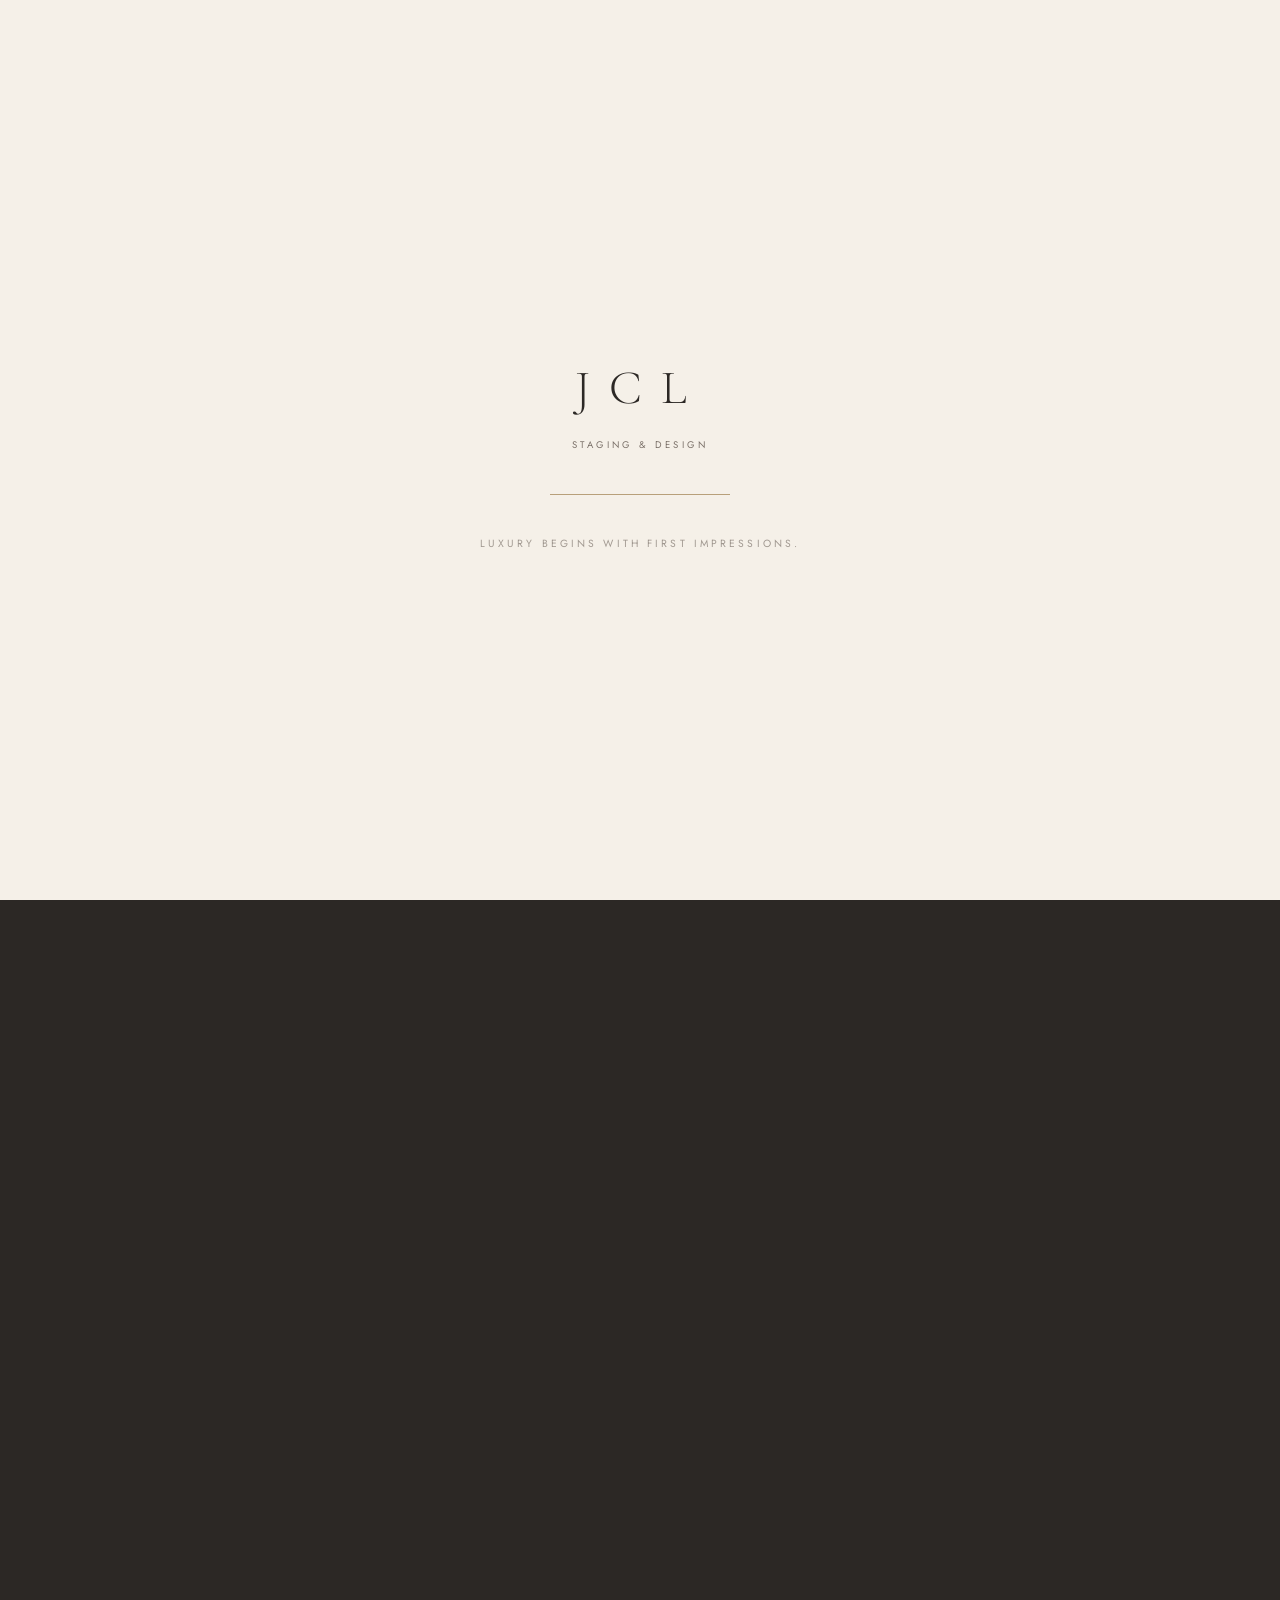
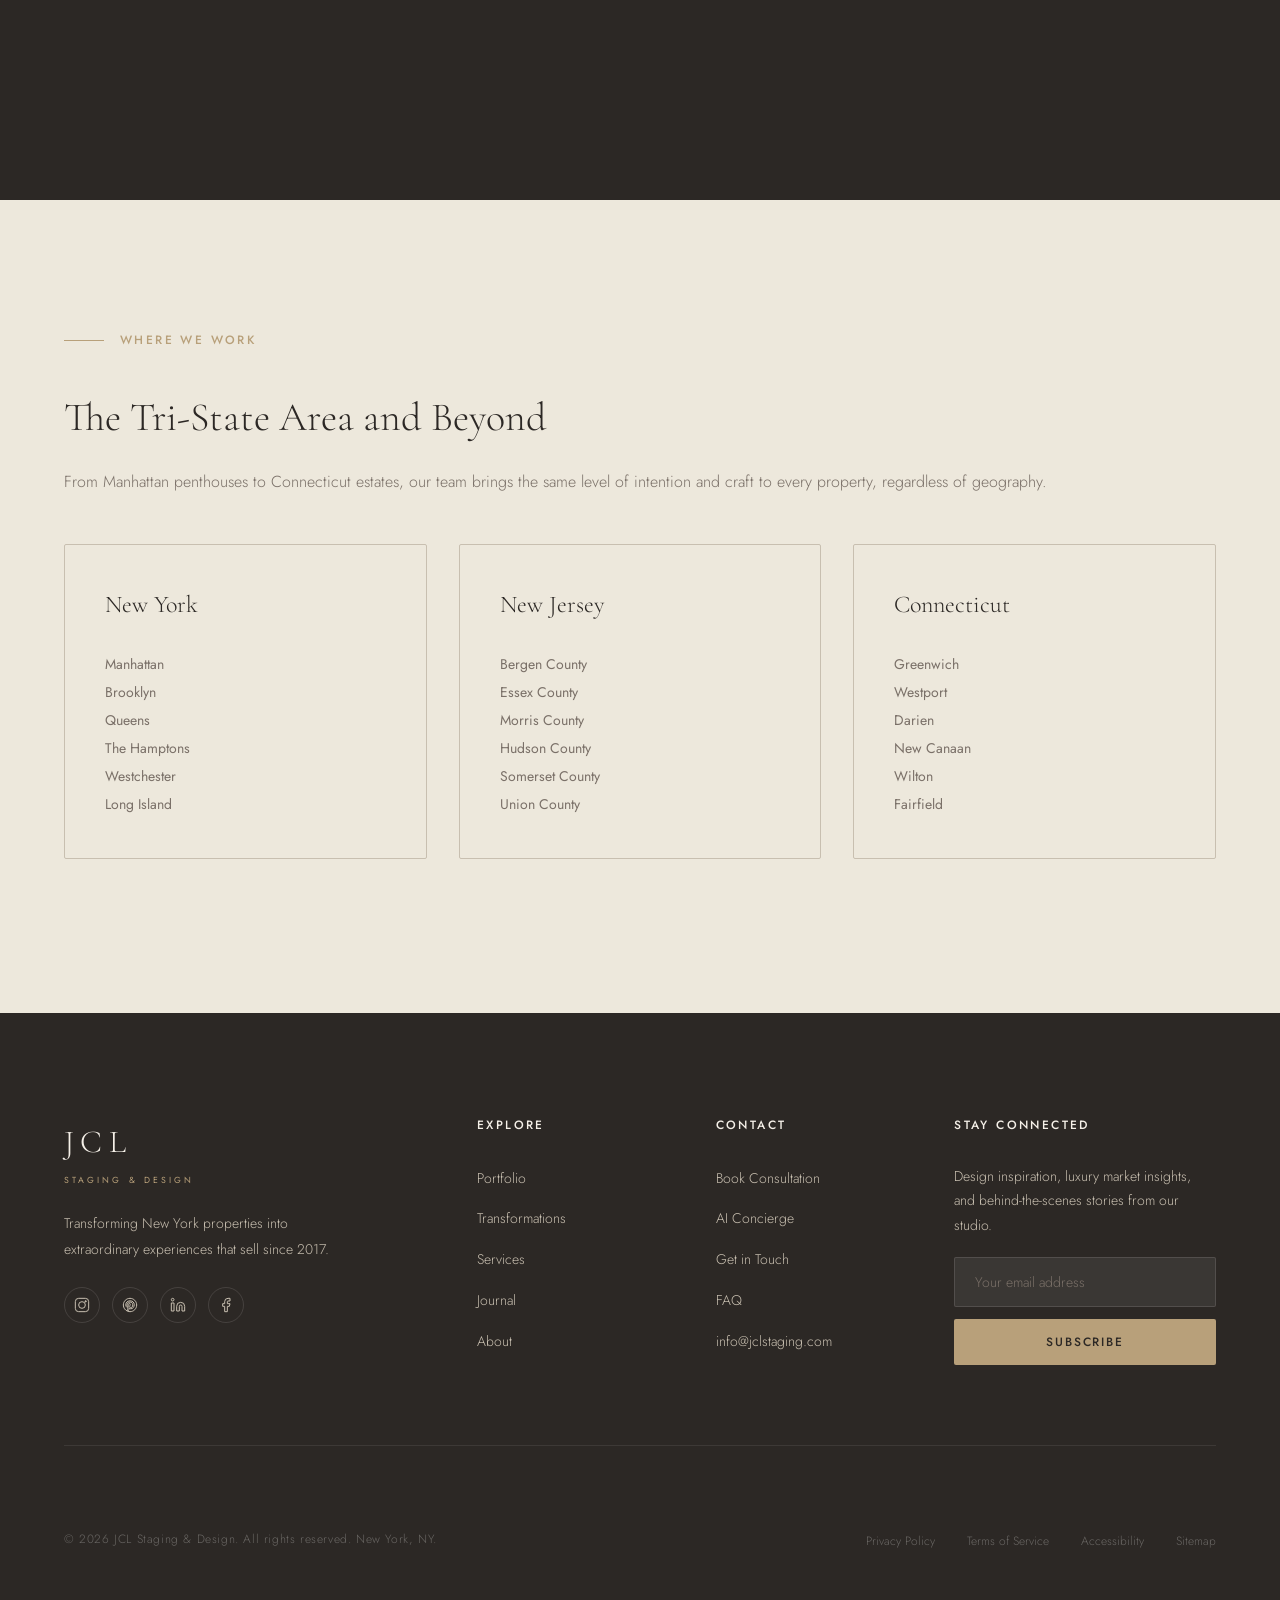
<file: pages/contact.html>
<!DOCTYPE html>
<html lang="en" data-i18n-title="meta_contact_title">
<head>
  <meta charset="UTF-8" />
  <meta name="viewport" content="width=device-width, initial-scale=1.0" />
  <title>Contact | JCL Staging &amp; Design</title>
  <meta name="description" content="Contact JCL Staging &amp; Design. We serve Manhattan, Brooklyn, New Jersey and Connecticut with world-class luxury home staging and interior design." />
  <meta name="robots" content="index, follow" />
  <meta property="og:title" content="Contact | JCL Staging &amp; Design" />
  <meta property="og:description" content="Contact JCL Staging &amp; Design. We serve Manhattan, Brooklyn, New Jersey and Connecticut with world-class luxury home staging and interior design." />
  <meta property="og:type" content="website" />
  <link rel="canonical" href="https://jclstagingdesign.com/pages/contact.html" />
  <link rel="preconnect" href="https://fonts.googleapis.com" />
  <link rel="preconnect" href="https://fonts.gstatic.com" crossorigin />
  <link href="https://fonts.googleapis.com/css2?family=Cormorant+Garamond:ital,wght@0,300;0,400;1,300;1,400&family=Jost:wght@300;400;500&display=swap" rel="stylesheet" />
  <link rel="stylesheet" href="../css/style.css" />
  <!-- hreflang for bilingual SEO -->
  <link id="hreflang-en" rel="alternate" hreflang="en" href="">
  <link id="hreflang-es" rel="alternate" hreflang="es" href="">
  <link id="hreflang-default" rel="alternate" hreflang="x-default" href="">
</head>
<body class="is-locked" data-page="contact">

  <div class="page-transition" aria-hidden="true"></div>
  <div class="cursor"><div class="cursor-dot"></div><div class="cursor-ring"></div></div>
  <div class="scroll-progress"></div>

  <!-- Preloader -->
  <div class="preloader" role="status" aria-label="Loading JCL Staging">
    <div class="preloader__logo">
      <div class="preloader__logo-text">JCL</div>
      <div class="preloader__logo-sub">Staging &amp; Design</div>
    </div>
    <div class="preloader__line"></div>
    <div class="preloader__tagline" data-i18n="preloader_tagline">Luxury begins with first impressions.</div>
  </div>

  <!-- Nav -->
  <header class="nav nav--light" id="nav" role="banner">
    <a href="../index.html" class="nav__logo" aria-label="JCL Staging &amp; Design — Home">
      JCL
      <span class="nav__logo-sub">Staging &amp; Design</span>
    </a>
    <nav class="nav__links" aria-label="Primary navigation">
      <a href="portfolio.html" class="nav__link" data-i18n="nav_portfolio">Portfolio</a>
      <a href="transformations.html" class="nav__link" data-i18n="nav_transformations">Transformations</a>
      <a href="services.html" class="nav__link" data-i18n="nav_services">Services</a>
      <a href="journal.html" class="nav__link" data-i18n="nav_journal">Journal</a>
      <a href="about.html" class="nav__link" data-i18n="nav_about">About</a>
      <a href="concierge.html" class="nav__link" data-i18n="nav_concierge">AI Concierge</a>
    </nav>
    <div class="nav__actions"><a href="consultation.html" class="nav__cta" data-i18n="nav_book">Book Consultation</a>
        
        <div class="lang-switcher" role="group" aria-label="Language selector">
          <button class="lang-btn" data-lang-btn="en" aria-pressed="true">EN</button>
          <button class="lang-btn" data-lang-btn="es" aria-pressed="false">ES</button>
        </div>
      </div>
    <button class="nav__toggle" id="nav-toggle" aria-label="Open menu" aria-expanded="false" aria-controls="mobile-nav">
      <span class="nav__toggle-line"></span>
      <span class="nav__toggle-line"></span>
      <span class="nav__toggle-line"></span>
    </button>
  </header>
  <nav class="nav-mobile" id="mobile-nav" aria-label="Mobile navigation" aria-hidden="true">
      <ul class="nav-mobile__links">
      <li><a href="portfolio.html" class="nav-mobile__link" data-i18n="nav_portfolio">Portfolio</a></li>
      <li><a href="transformations.html" class="nav-mobile__link" data-i18n="nav_transformations">Transformations</a></li>
      <li><a href="services.html" class="nav-mobile__link" data-i18n="nav_services">Services</a></li>
      <li><a href="journal.html" class="nav-mobile__link" data-i18n="nav_journal">Journal</a></li>
      <li><a href="about.html" class="nav-mobile__link" data-i18n="nav_about">About</a></li>
      <li><a href="concierge.html" class="nav-mobile__link" data-i18n="nav_concierge">AI Concierge</a></li>
      <li><a href="contact.html" class="nav-mobile__link">Contact</a></li>
      <li><a href="consultation.html" class="nav-mobile__link" data-i18n="nav_book">Book Consultation</a></li>
    </ul>
    <div class="nav-mobile__lang" style="display:flex;gap:0;margin:1.5rem auto 0;border:1px solid rgba(184,160,122,0.3);border-radius:3px;overflow:hidden;width:fit-content">
        <button class="lang-btn nav-mobile__lang-btn" data-lang-btn="en" aria-pressed="true" style="padding:0.6rem 1.5rem;font-size:0.75rem;letter-spacing:0.15em;text-transform:uppercase;font-family:var(--font-sans);background:transparent;border:none;color:var(--color-taupe);cursor:pointer">EN</button>
        <button class="lang-btn nav-mobile__lang-btn" data-lang-btn="es" aria-pressed="false" style="padding:0.6rem 1.5rem;font-size:0.75rem;letter-spacing:0.15em;text-transform:uppercase;font-family:var(--font-sans);background:transparent;border-left:1px solid rgba(184,160,122,0.3);color:var(--color-taupe);cursor:pointer">ES</button>
      </div>
    <div class="nav-mobile__bottom">
      <a href="https://www.instagram.com/jclstagingdesign/" class="nav-mobile__social-link" target="_blank" rel="noopener">Instagram</a>
      <a href="https://www.pinterest.com/jclstagingdesign/" class="nav-mobile__social-link" target="_blank" rel="noopener">Pinterest</a>
      <a href="https://www.linkedin.com/company/jcl-staging-design/" class="nav-mobile__social-link" target="_blank" rel="noopener">LinkedIn</a>
    </div>
  </nav>

  <!-- Main -->
  <main id="main-content">

    <!-- Page Hero -->
    <section class="page-hero" aria-label="Page hero">
      <div class="page-hero__bg">
        <img src="../images/founders.png" alt="JCL Staging &amp; Design founders" class="page-hero__image" fetchpriority="high" />
        <div class="page-hero__overlay"></div>
      </div>
      <div class="page-hero__content container">
        <p class="page-hero__eyebrow">Get in Touch</p>
        <h1 class="page-hero__title"><span data-i18n="contact_headline">Begin the Conversation</span></h1>
      </div>
    </section>

    <!-- Contact Section -->
    <section class="section" aria-label="Contact information and form">
      <div class="container">
        <div style="display:grid;grid-template-columns:1fr 1fr;gap:5rem;align-items:start">

          <!-- LEFT: Contact Info -->
          <div>
            <div class="reveal">
              <div class="section-label"><span data-i18n="contact_reach_eyebrow">Reach Us</span></div>
            </div>
            <h2 class="reveal" style="font-family:var(--font-serif);font-size:2.5rem;font-weight:300;color:var(--color-charcoal);margin-bottom:1.5rem">We Would Love to Hear From You</h2>
            <p class="reveal" style="font-family:var(--font-sans);font-weight:300;color:var(--color-taupe);line-height:1.85;margin-bottom:2.5rem">Whether you are preparing a property for sale, working on a development, or simply exploring what is possible — we are here.</p>

            <!-- Contact Items -->
            <div class="reveal" style="display:flex;flex-direction:column;gap:1.5rem;margin-bottom:2.5rem">

              <!-- Email -->
              <div style="display:flex;flex-direction:row;gap:1rem;align-items:flex-start">
                <span style="font-size:1.25rem;flex-shrink:0;margin-top:0.1rem" aria-hidden="true">📧</span>
                <div>
                  <p style="font-family:var(--font-sans);font-size:0.75rem;letter-spacing:0.12em;text-transform:uppercase;color:var(--color-taupe-lt);margin-bottom:0.25rem">Email</p>
                  <a href="mailto:info@jclstaging.com" style="font-family:var(--font-sans);color:var(--color-charcoal);font-weight:300;text-decoration:none">info@jclstaging.com</a>
                </div>
              </div>

              <!-- Instagram -->
              <div style="display:flex;flex-direction:row;gap:1rem;align-items:flex-start">
                <span style="font-size:1.25rem;flex-shrink:0;margin-top:0.1rem" aria-hidden="true">📸</span>
                <div>
                  <p style="font-family:var(--font-sans);font-size:0.75rem;letter-spacing:0.12em;text-transform:uppercase;color:var(--color-taupe-lt);margin-bottom:0.25rem">Instagram</p>
                  <a href="https://instagram.com/jclstagingdesign" target="_blank" rel="noopener" style="font-family:var(--font-sans);color:var(--color-charcoal);font-weight:300;text-decoration:none">@jclstagingdesign</a>
                </div>
              </div>

              <!-- Hours -->
              <div style="display:flex;flex-direction:row;gap:1rem;align-items:flex-start">
                <span style="font-size:1.25rem;flex-shrink:0;margin-top:0.1rem" aria-hidden="true">🕐</span>
                <div>
                  <p style="font-family:var(--font-sans);font-size:0.75rem;letter-spacing:0.12em;text-transform:uppercase;color:var(--color-taupe-lt);margin-bottom:0.25rem">Hours</p>
                  <p style="font-family:var(--font-sans);color:var(--color-taupe);font-weight:300;margin:0">Monday – Saturday, 9am – 7pm EST</p>
                </div>
              </div>

              <!-- Service Area -->
              <div style="display:flex;flex-direction:row;gap:1rem;align-items:flex-start">
                <span style="font-size:1.25rem;flex-shrink:0;margin-top:0.1rem" aria-hidden="true">📍</span>
                <div>
                  <p style="font-family:var(--font-sans);font-size:0.75rem;letter-spacing:0.12em;text-transform:uppercase;color:var(--color-taupe-lt);margin-bottom:0.25rem">Service Area</p>
                  <p style="font-family:var(--font-sans);color:var(--color-taupe);font-weight:300;margin:0">New York City · New Jersey · Connecticut</p>
                </div>
              </div>

            </div><!-- /contact items -->

            <!-- Concierge CTA -->
            <div class="reveal" style="border-top:1px solid var(--color-stone);padding-top:2rem">
              <p style="font-family:var(--font-sans);font-size:0.875rem;color:var(--color-taupe);line-height:1.8;margin-bottom:1rem">For immediate assistance, Olivia — our AI Design Concierge — is available 24/7.</p>
              <button class="concierge-inline-trigger" style="position:relative;bottom:auto;right:auto;box-shadow:0 4px 20px rgba(44,40,37,0.15)" onclick="document.getElementById('concierge-panel').classList.add('is-open')" aria-label="Open concierge chat">
                <img src="../images/olivia-avatar.jpg" alt="Olivia" class="concierge-fab__avatar" />
                <span class="concierge-fab__label" data-i18n="olivia_label">Chat with Olivia</span>
                <span class="concierge-fab__online" aria-label="Online"></span>
              </button>
            </div>
          </div><!-- /LEFT -->

          <!-- RIGHT: Contact Form -->
          <form class="reveal reveal-delay-1" action="#" method="POST" style="display:flex;flex-direction:column;gap:2rem" aria-label="Contact form">
            <div>
              <label for="contact-name" class="visually-hidden">Your full name</label>
              <input class="form-input" type="text" id="contact-name" name="name" placeholder="Your full name" aria-label="Full name" required />
            </div>
            <div>
              <label for="contact-email" class="visually-hidden">Email address</label>
              <input class="form-input" type="email" id="contact-email" name="email" placeholder="Email address" aria-label="Email" required />
            </div>
            <div>
              <label for="contact-phone" class="visually-hidden">Phone number</label>
              <input class="form-input" type="tel" id="contact-phone" name="phone" placeholder="Phone (optional)" aria-label="Phone" />
            </div>
            <div>
              <label for="contact-role" class="visually-hidden">I am a…</label>
              <select class="form-input" id="contact-role" name="role" aria-label="I am a...">
                <option value="" disabled selected>I am a… (select one)</option>
                <option value="homeowner">Homeowner</option>
                <option value="realtor">Realtor or Agent</option>
                <option value="builder">Builder or Developer</option>
                <option value="architect">Architect or Designer</option>
                <option value="other">Other</option>
              </select>
            </div>
            <div>
              <label for="contact-message" class="visually-hidden">Your message</label>
              <textarea class="form-input" id="contact-message" name="message" rows="4" placeholder="Tell us about your project…" aria-label="Your message" style="resize:vertical"></textarea>
            </div>
            <div style="display:flex;flex-direction:column;gap:0.75rem;align-items:flex-start">
              <button class="btn btn--primary" type="submit">Send Message</button>
              <p style="font-family:var(--font-sans);font-size:0.75rem;color:var(--color-taupe-lt);margin:0">We respond to all inquiries within 24 hours.</p>
            </div>
          </form><!-- /RIGHT -->

        </div>
      </div>
    </section>

    <!-- Service Areas Section -->
    <section class="section section--linen" aria-label="Service areas">
      <div class="container">
        <div class="section-label reveal"><span data-i18n="where_we_work_eyebrow">Where We Work</span></div>
        <h2 class="reveal reveal-delay-1" style="font-family:var(--font-serif);font-size:2.5rem;font-weight:300;color:var(--color-charcoal);margin-bottom:1rem">The Tri-State Area and Beyond</h2>
        <p class="reveal reveal-delay-2" style="font-family:var(--font-sans);font-weight:300;color:var(--color-taupe);line-height:1.85">From Manhattan penthouses to Connecticut estates, our team brings the same level of intention and craft to every property, regardless of geography.</p>

        <div style="display:grid;grid-template-columns:repeat(3,1fr);gap:2rem;margin-top:3rem">

          <!-- New York -->
          <div class="reveal" style="border:1px solid var(--color-stone);padding:2.5rem;border-radius:2px">
            <h3 style="font-family:var(--font-serif);font-size:1.5rem;font-weight:300;color:var(--color-charcoal);margin-bottom:1.5rem">New York</h3>
            <ul style="list-style:none;padding:0;margin:0;font-family:var(--font-sans);font-size:0.875rem;color:var(--color-taupe);line-height:2">
              <li>Manhattan</li>
              <li>Brooklyn</li>
              <li>Queens</li>
              <li>The Hamptons</li>
              <li>Westchester</li>
              <li>Long Island</li>
            </ul>
          </div>

          <!-- New Jersey -->
          <div class="reveal reveal-delay-1" style="border:1px solid var(--color-stone);padding:2.5rem;border-radius:2px">
            <h3 style="font-family:var(--font-serif);font-size:1.5rem;font-weight:300;color:var(--color-charcoal);margin-bottom:1.5rem">New Jersey</h3>
            <ul style="list-style:none;padding:0;margin:0;font-family:var(--font-sans);font-size:0.875rem;color:var(--color-taupe);line-height:2">
              <li>Bergen County</li>
              <li>Essex County</li>
              <li>Morris County</li>
              <li>Hudson County</li>
              <li>Somerset County</li>
              <li>Union County</li>
            </ul>
          </div>

          <!-- Connecticut -->
          <div class="reveal reveal-delay-2" style="border:1px solid var(--color-stone);padding:2.5rem;border-radius:2px">
            <h3 style="font-family:var(--font-serif);font-size:1.5rem;font-weight:300;color:var(--color-charcoal);margin-bottom:1.5rem">Connecticut</h3>
            <ul style="list-style:none;padding:0;margin:0;font-family:var(--font-sans);font-size:0.875rem;color:var(--color-taupe);line-height:2">
              <li>Greenwich</li>
              <li>Westport</li>
              <li>Darien</li>
              <li>New Canaan</li>
              <li>Wilton</li>
              <li>Fairfield</li>
            </ul>
          </div>

        </div>
      </div>
    </section>

  </main>

  <!-- Footer -->
  <footer class="footer" role="contentinfo">
    <div class="container">
      <div class="footer__grid">
        <div class="footer__brand">
          <a href="../index.html" class="footer__logo" aria-label="JCL Staging &amp; Design — Home">
            JCL
            <span class="footer__logo-sub">Staging &amp; Design</span>
          </a>
          <p class="footer__tagline">Transforming New York properties into extraordinary experiences that sell since 2017.</p>
          <div class="footer__social" aria-label="Social media links">
            <a href="https://www.instagram.com/jclstagingdesign/" class="footer__social-link" target="_blank" rel="noopener" aria-label="Instagram">
              <svg width="16" height="16" viewBox="0 0 24 24" fill="none" stroke="currentColor" stroke-width="1.5" aria-hidden="true"><rect x="2" y="2" width="20" height="20" rx="5"/><circle cx="12" cy="12" r="5"/><circle cx="17.5" cy="6.5" r="1" fill="currentColor"/></svg>
            </a>
            <a href="https://www.pinterest.com/jclstagingdesign/" class="footer__social-link" target="_blank" rel="noopener" aria-label="Pinterest">
              <svg width="16" height="16" viewBox="0 0 24 24" fill="none" stroke="currentColor" stroke-width="1.5" aria-hidden="true"><path d="M12 2C6.477 2 2 6.477 2 12c0 4.236 2.636 7.855 6.356 9.312-.088-.791-.167-2.005.035-2.868.181-.78 1.172-4.97 1.172-4.97s-.299-.598-.299-1.482c0-1.388.806-2.428 1.808-2.428.853 0 1.267.64 1.267 1.408 0 .858-.546 2.141-.828 3.33-.236.995.499 1.806 1.476 1.806 1.771 0 3.132-1.866 3.132-4.563 0-2.386-1.716-4.054-4.162-4.054-2.834 0-4.498 2.126-4.498 4.323 0 .856.329 1.773.74 2.274a.3.3 0 01.069.285c-.075.314-.243.995-.276 1.134-.044.183-.146.222-.337.134-1.249-.581-2.03-2.407-2.03-3.874 0-3.154 2.292-6.052 6.608-6.052 3.469 0 6.165 2.473 6.165 5.776 0 3.447-2.173 6.22-5.19 6.22-1.013 0-1.966-.527-2.292-1.148l-.623 2.378c-.226.869-.835 1.958-1.244 2.621.937.29 1.931.446 2.962.446 5.523 0 10-4.477 10-10S17.523 2 12 2z"/></svg>
            </a>
            <a href="https://www.linkedin.com/company/jcl-staging-design/" class="footer__social-link" target="_blank" rel="noopener" aria-label="LinkedIn">
              <svg width="16" height="16" viewBox="0 0 24 24" fill="none" stroke="currentColor" stroke-width="1.5" aria-hidden="true"><path d="M16 8a6 6 0 016 6v7h-4v-7a2 2 0 00-2-2 2 2 0 00-2 2v7h-4v-7a6 6 0 016-6zM2 9h4v12H2z"/><circle cx="4" cy="4" r="2"/></svg>
            </a>
            <a href="https://www.facebook.com/JCLStagingDesign" class="footer__social-link" target="_blank" rel="noopener" aria-label="Facebook">
              <svg width="16" height="16" viewBox="0 0 24 24" fill="none" stroke="currentColor" stroke-width="1.5" aria-hidden="true"><path d="M18 2h-3a5 5 0 00-5 5v3H7v4h3v8h4v-8h3l1-4h-4V7a1 1 0 011-1h3z"/></svg>
            </a>
          </div>
        </div>
        <div>
          <h3 class="footer__col-title">Explore</h3>
          <ul class="footer__links">
            <li><a href="portfolio.html" class="footer__link">Portfolio</a></li>
            <li><a href="transformations.html" class="footer__link">Transformations</a></li>
            <li><a href="services.html" class="footer__link">Services</a></li>
            <li><a href="journal.html" class="footer__link">Journal</a></li>
            <li><a href="about.html" class="footer__link">About</a></li>
          </ul>
        </div>
        <div>
          <h3 class="footer__col-title">Contact</h3>
          <ul class="footer__links">
            <li><a href="consultation.html" class="footer__link">Book Consultation</a></li>
            <li><a href="concierge.html" class="footer__link">AI Concierge</a></li>
            <li><a href="contact.html" class="footer__link">Get in Touch</a></li>
            <li><a href="faq.html" class="footer__link">FAQ</a></li>
            <li><a href="mailto:info@jclstaging.com" class="footer__link">info@jclstaging.com</a></li>
          </ul>
        </div>
        <div>
          <h3 class="footer__col-title">Stay Connected</h3>
          <p class="footer__newsletter-desc">Design inspiration, luxury market insights, and behind-the-scenes stories from our studio.</p>
          <form class="footer__newsletter-form" action="#" method="POST" aria-label="Newsletter signup">
            <input type="email" class="footer__newsletter-input" placeholder="Your email address" aria-label="Email address" required />
            <button type="submit" class="footer__newsletter-btn">Subscribe</button>
          </form>
        </div>
      </div>
      <div class="footer__bottom">
        <p class="footer__copyright">&copy; 2026 JCL Staging &amp; Design. All rights reserved. New York, NY.</p>
        <ul class="footer__legal" aria-label="Legal links">
          <li><a href="privacy.html" class="footer__legal-link">Privacy Policy</a></li>
          <li><a href="terms.html" class="footer__legal-link">Terms of Service</a></li>
          <li><a href="#" class="footer__legal-link">Accessibility</a></li>
          <li><a href="../sitemap.xml" class="footer__legal-link">Sitemap</a></li>
        </ul>
      </div>
    </div>
  </footer>

  <!-- Sticky CTA -->
  <div class="sticky-cta" id="sticky-cta" aria-hidden="true">
    <a href="consultation.html" class="btn btn--primary">Book Your Complimentary Consultation</a>
  </div>

  <!-- Concierge FAB -->
  <button class="concierge-fab" id="concierge-fab" aria-label="Chat with Olivia, our AI Design Concierge" aria-expanded="false" aria-controls="concierge-panel">
    <img src="../images/olivia-avatar.jpg" alt="Olivia — JCL AI Design Concierge" class="concierge-fab__avatar" />
    <span class="concierge-fab__label">Chat with Olivia</span>
    <span class="concierge-fab__online" aria-label="Online"></span>
  </button>
  <div class="concierge-panel" id="concierge-panel" role="dialog" aria-label="Chat with Olivia" aria-modal="true">
    <div class="concierge-panel__header">
      <img src="../images/olivia-avatar.jpg" alt="Olivia" class="concierge-panel__avatar" />
      <div>
        <span class="concierge-panel__name" data-i18n="olivia_name">Olivia</span>
        <span class="concierge-panel__status">
          <span class="concierge-panel__online-dot" aria-hidden="true"></span>
          Design Concierge · Online
        </span>
      </div>
      <button class="concierge-panel__close" aria-label="Close chat">✕</button>
    </div>
    <div class="concierge-msgs" id="concierge-msgs" aria-live="polite" aria-label="Chat messages">
      <div class="msg msg--ai">
        <img src="../images/olivia-avatar.jpg" alt="Olivia" class="msg__av" />
        <div class="msg__bubble">
          Welcome to JCL Staging. I'm Olivia, your Design Concierge.<br><br>
          I'd love to learn about your home and help you create an unforgettable first impression. What brings you here today?
        </div>
      </div>
    </div>
    <div class="concierge-suggestions" aria-label="Quick replies">
      <button class="concierge-suggestion">I want to stage my home for sale</button>
      <button class="concierge-suggestion">I'm a realtor</button>
      <button class="concierge-suggestion">What do you charge?</button>
    </div>
    <div class="concierge-panel__footer">
      <input class="concierge-input" type="text" placeholder="Message Olivia…" aria-label="Type your message" />
      <button class="concierge-send" aria-label="Send message">
        <svg viewBox="0 0 20 20" fill="none" aria-hidden="true"><path d="M3 10L17 3L10 17L9 11L3 10Z" fill="currentColor"/></svg>
      </button>
    </div>
  </div>
  <script src="../js/main.js" defer></script>
</body>
</html>
</file>
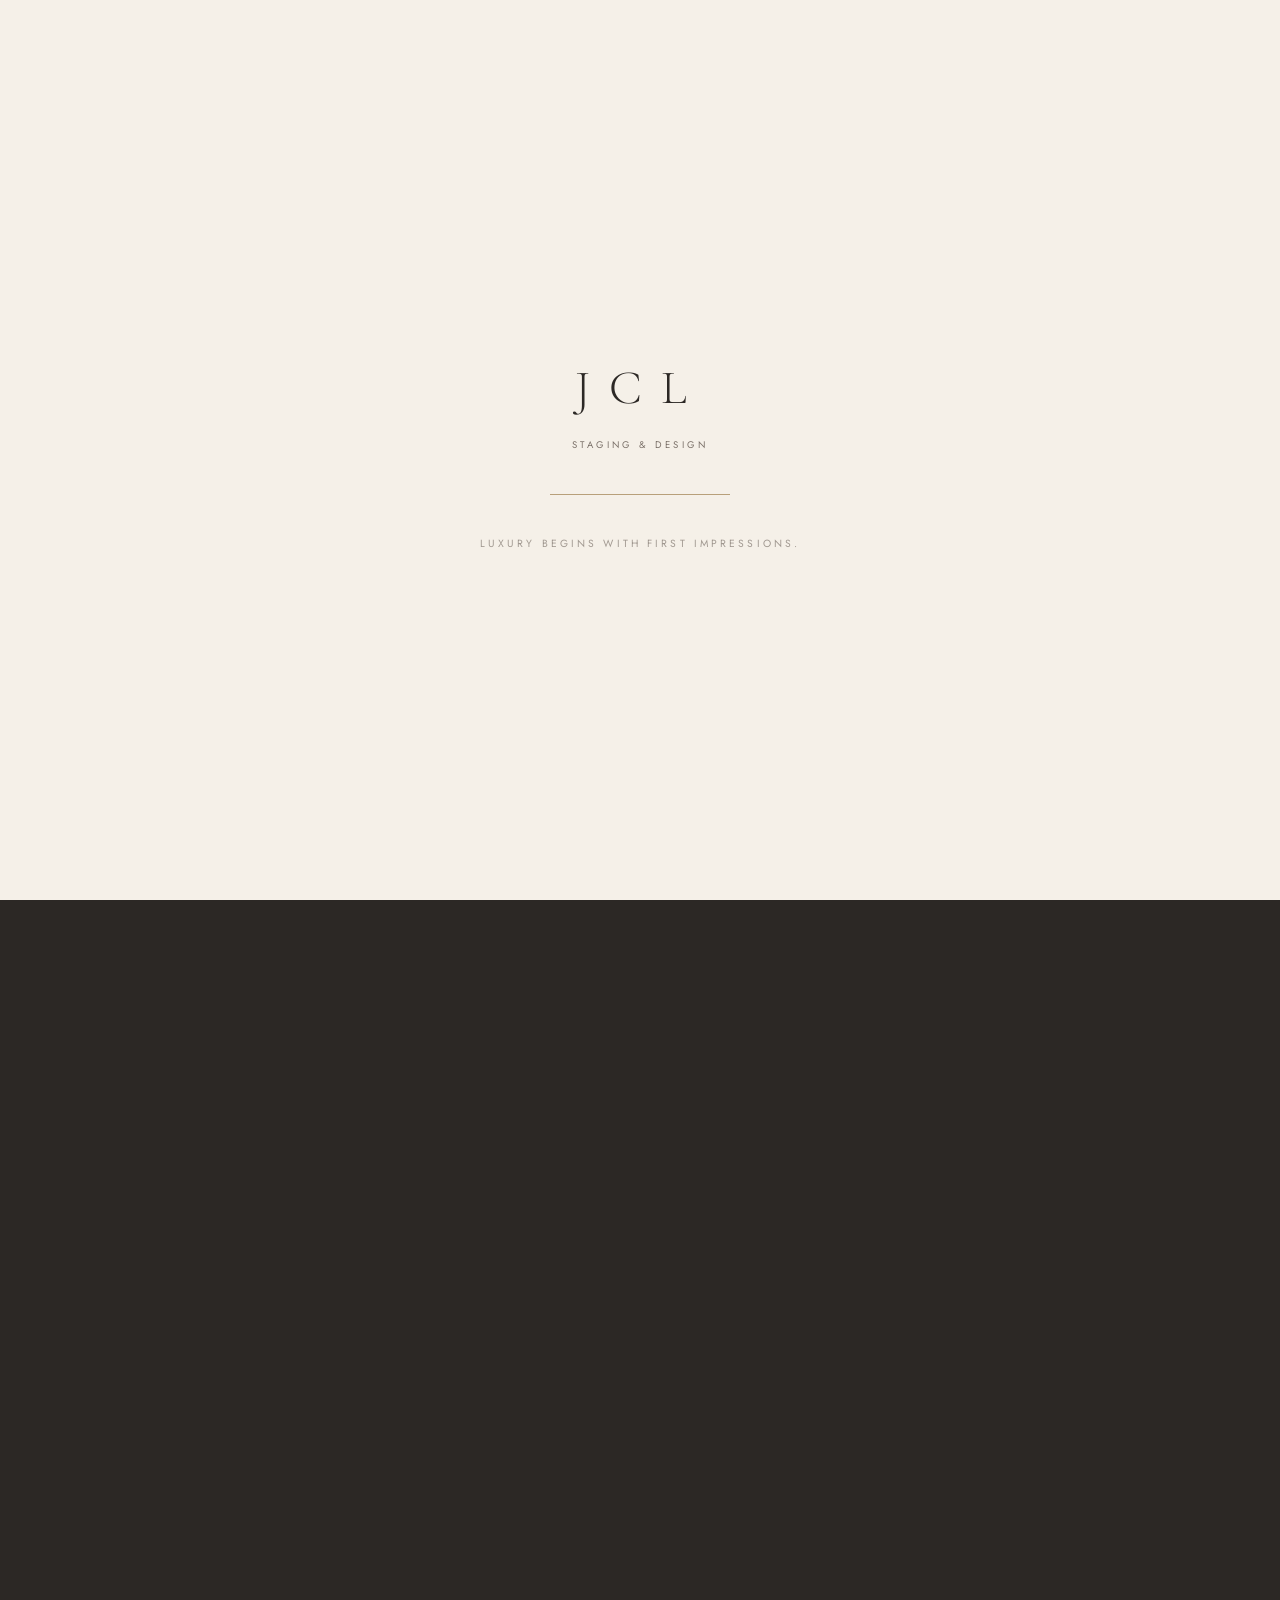
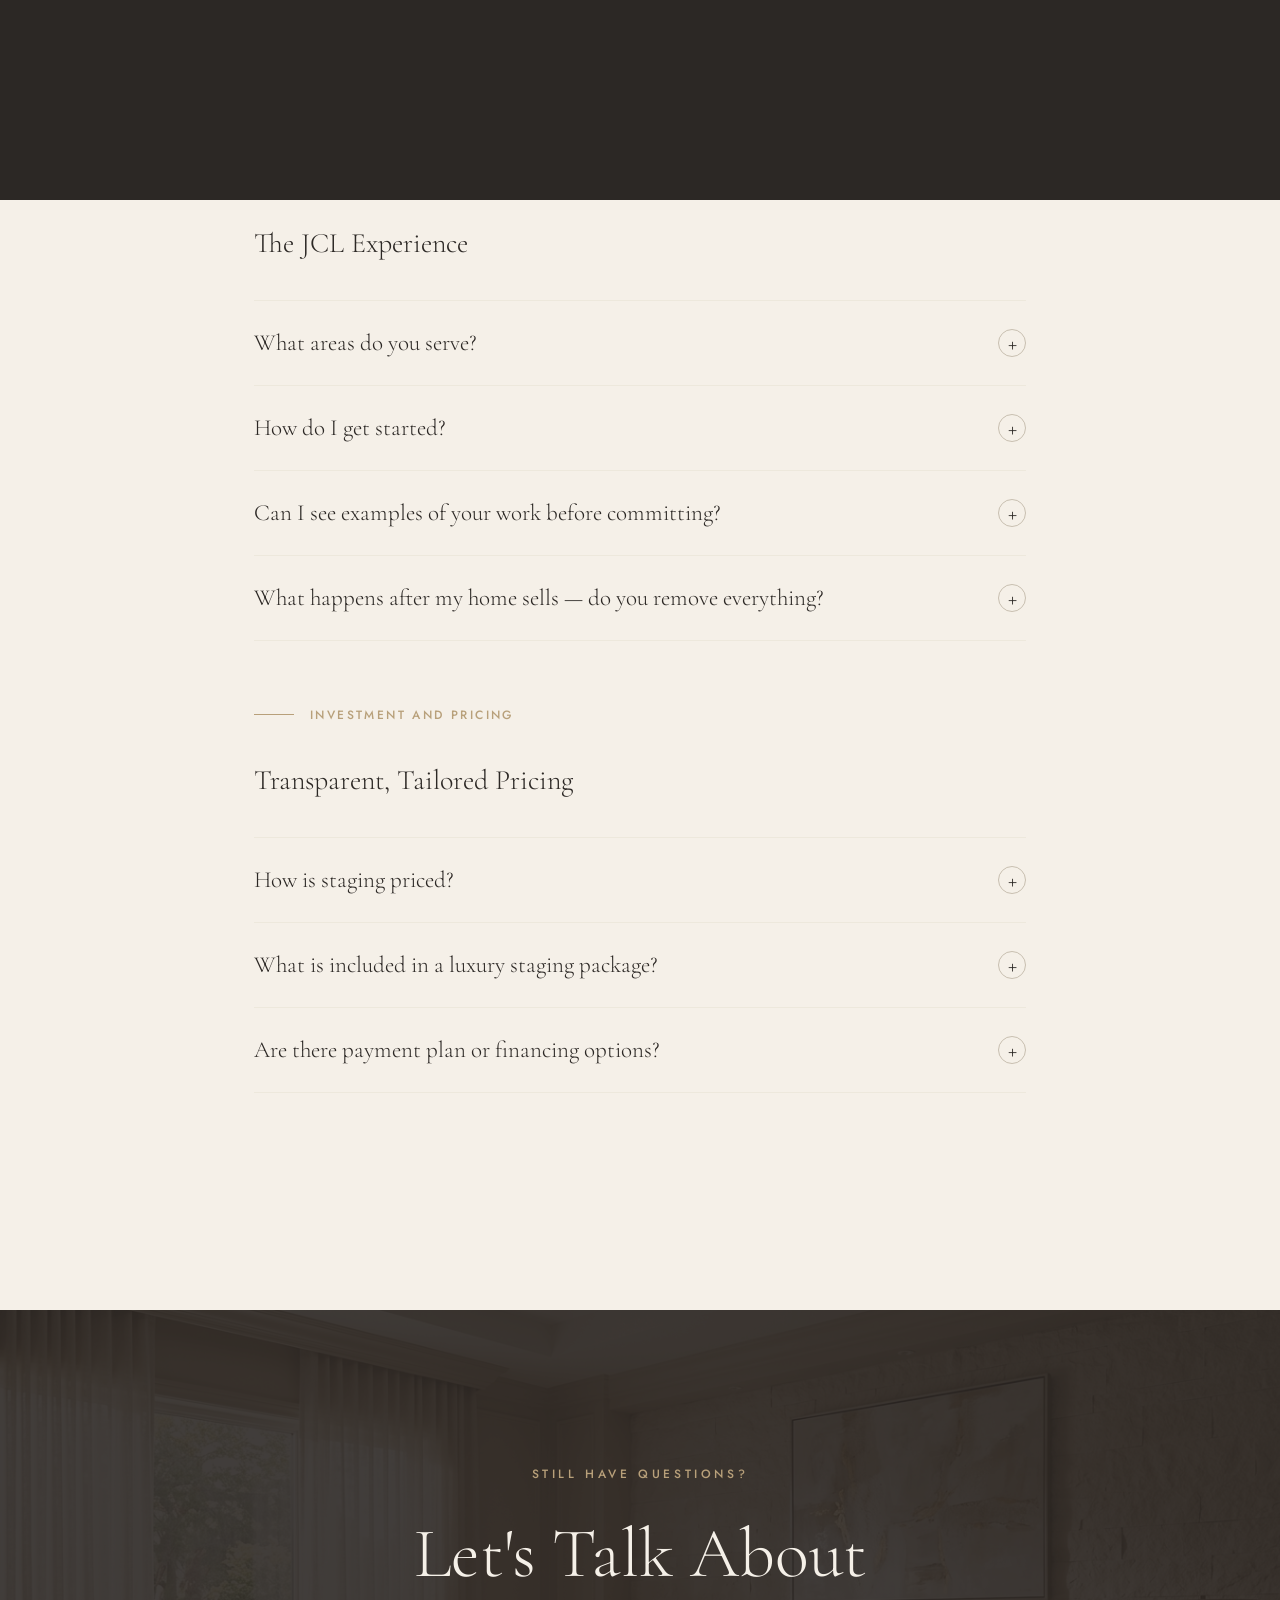
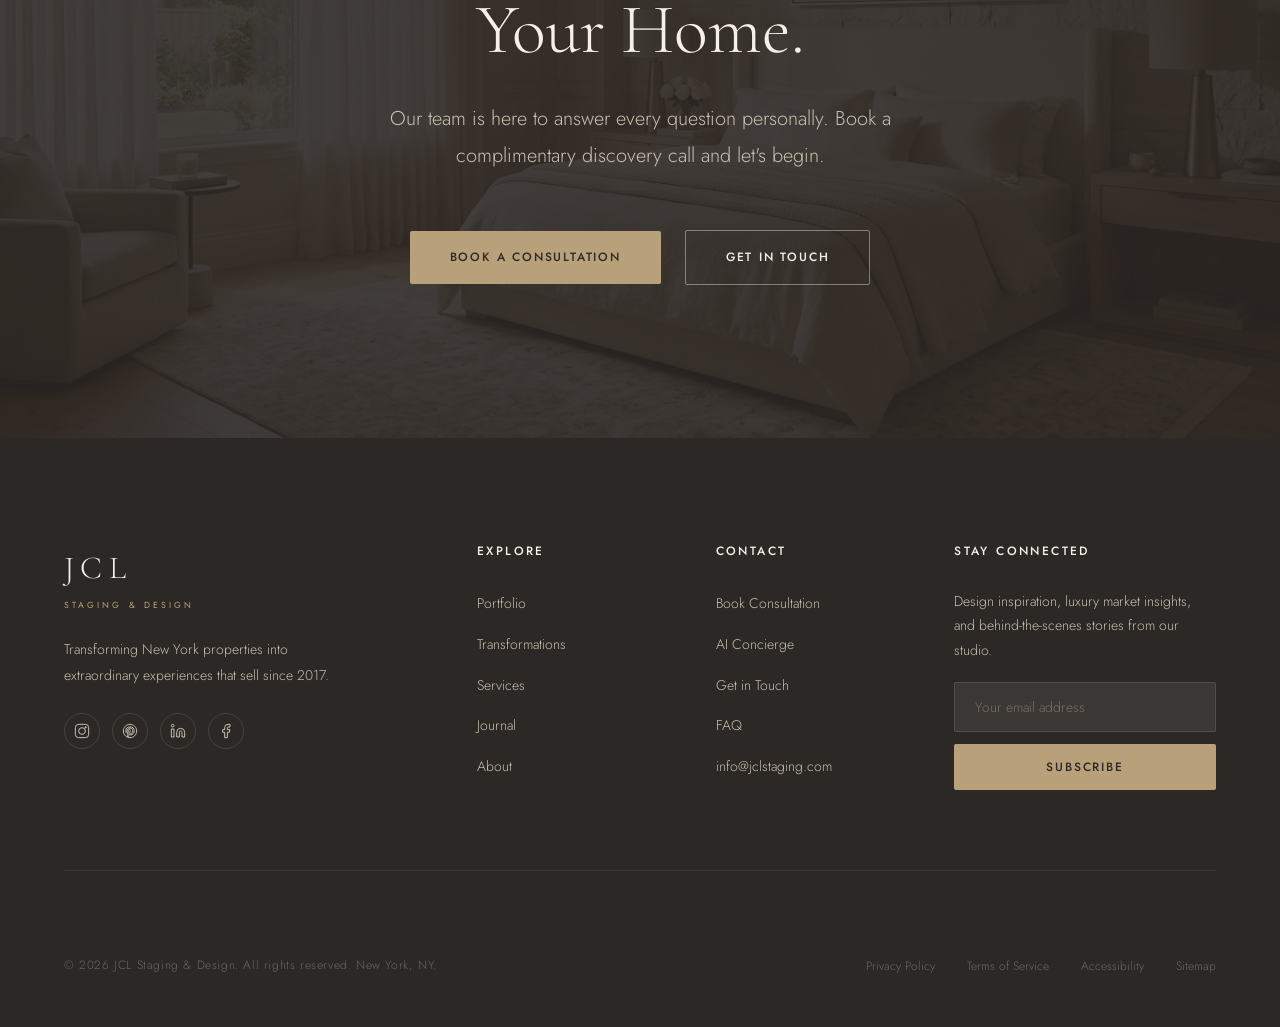
<file: pages/faq.html>
<!DOCTYPE html>
<html lang="en" data-i18n-title="meta_faq_title">
<head>
  <meta charset="UTF-8" />
  <meta name="viewport" content="width=device-width, initial-scale=1.0" />
  <title>FAQ | JCL Staging &amp; Design</title>
  <meta name="description" content="Frequently asked questions about JCL Staging &amp; Design — luxury home staging in New York, New Jersey, and Connecticut." />
  <meta property="og:title" content="FAQ | JCL Staging &amp; Design" />
  <meta property="og:description" content="Frequently asked questions about JCL Staging &amp; Design — luxury home staging in New York, New Jersey, and Connecticut." />
  <meta property="og:type" content="website" />
  <link rel="canonical" href="https://jclstaging.com/pages/faq.html" />
  <link rel="stylesheet" href="../css/style.css" />
  <link rel="preconnect" href="https://fonts.googleapis.com" />
  <link rel="preconnect" href="https://fonts.gstatic.com" crossorigin />
  <link href="https://fonts.googleapis.com/css2?family=Cormorant+Garamond:ital,wght@0,300;0,400;0,500;0,600;1,300;1,400&family=Jost:wght@300;400;500;600&display=swap" rel="stylesheet" />
  <!-- hreflang for bilingual SEO -->
  <link id="hreflang-en" rel="alternate" hreflang="en" href="">
  <link id="hreflang-es" rel="alternate" hreflang="es" href="">
  <link id="hreflang-default" rel="alternate" hreflang="x-default" href="">
</head>
<body class="is-locked" data-page="faq">

  <div class="page-transition" aria-hidden="true"></div>
  <div class="cursor"><div class="cursor-dot"></div><div class="cursor-ring"></div></div>
  <div class="scroll-progress"></div>

  <!-- Preloader -->
  <div class="preloader" role="status" aria-label="Loading JCL Staging">
    <div class="preloader__logo">
      <div class="preloader__logo-text">JCL</div>
      <div class="preloader__logo-sub">Staging &amp; Design</div>
    </div>
    <div class="preloader__line"></div>
    <div class="preloader__tagline" data-i18n="preloader_tagline">Luxury begins with first impressions.</div>
  </div>

  <!-- Navigation -->
  <header class="nav nav--light" id="nav" role="banner">
    <a href="../index.html" class="nav__logo" aria-label="JCL Staging &amp; Design — Home">
      JCL
      <span class="nav__logo-sub">Staging &amp; Design</span>
    </a>
    <nav class="nav__links" aria-label="Primary navigation">
      <a href="portfolio.html" class="nav__link" data-i18n="nav_portfolio">Portfolio</a>
      <a href="transformations.html" class="nav__link" data-i18n="nav_transformations">Transformations</a>
      <a href="services.html" class="nav__link" data-i18n="nav_services">Services</a>
      <a href="journal.html" class="nav__link" data-i18n="nav_journal">Journal</a>
      <a href="about.html" class="nav__link" data-i18n="nav_about">About</a>
      <a href="concierge.html" class="nav__link" data-i18n="nav_concierge">AI Concierge</a>
    </nav>
    <div class="nav__actions"><a href="consultation.html" class="nav__cta" data-i18n="nav_book">Book Consultation</a>
        
        <div class="lang-switcher" role="group" aria-label="Language selector">
          <button class="lang-btn" data-lang-btn="en" aria-pressed="true">EN</button>
          <button class="lang-btn" data-lang-btn="es" aria-pressed="false">ES</button>
        </div>
      </div>
    <button class="nav__toggle" id="nav-toggle" aria-label="Open menu" aria-expanded="false" aria-controls="mobile-nav">
      <span class="nav__toggle-line"></span>
      <span class="nav__toggle-line"></span>
      <span class="nav__toggle-line"></span>
    </button>
  </header>
  <nav class="nav-mobile" id="mobile-nav" aria-label="Mobile navigation" aria-hidden="true">
      <ul class="nav-mobile__links">
      <li><a href="portfolio.html" class="nav-mobile__link" data-i18n="nav_portfolio">Portfolio</a></li>
      <li><a href="transformations.html" class="nav-mobile__link" data-i18n="nav_transformations">Transformations</a></li>
      <li><a href="services.html" class="nav-mobile__link" data-i18n="nav_services">Services</a></li>
      <li><a href="journal.html" class="nav-mobile__link" data-i18n="nav_journal">Journal</a></li>
      <li><a href="about.html" class="nav-mobile__link" data-i18n="nav_about">About</a></li>
      <li><a href="concierge.html" class="nav-mobile__link" data-i18n="nav_concierge">AI Concierge</a></li>
      <li><a href="contact.html" class="nav-mobile__link">Contact</a></li>
      <li><a href="consultation.html" class="nav-mobile__link" data-i18n="nav_book">Book Consultation</a></li>
    </ul>
    <div class="nav-mobile__lang" style="display:flex;gap:0;margin:1.5rem auto 0;border:1px solid rgba(184,160,122,0.3);border-radius:3px;overflow:hidden;width:fit-content">
        <button class="lang-btn nav-mobile__lang-btn" data-lang-btn="en" aria-pressed="true" style="padding:0.6rem 1.5rem;font-size:0.75rem;letter-spacing:0.15em;text-transform:uppercase;font-family:var(--font-sans);background:transparent;border:none;color:var(--color-taupe);cursor:pointer">EN</button>
        <button class="lang-btn nav-mobile__lang-btn" data-lang-btn="es" aria-pressed="false" style="padding:0.6rem 1.5rem;font-size:0.75rem;letter-spacing:0.15em;text-transform:uppercase;font-family:var(--font-sans);background:transparent;border-left:1px solid rgba(184,160,122,0.3);color:var(--color-taupe);cursor:pointer">ES</button>
      </div>
    <div class="nav-mobile__bottom">
      <a href="https://www.instagram.com/jclstagingdesign/" class="nav-mobile__social-link" target="_blank" rel="noopener">Instagram</a>
      <a href="https://www.pinterest.com/jclstagingdesign/" class="nav-mobile__social-link" target="_blank" rel="noopener">Pinterest</a>
      <a href="https://www.linkedin.com/company/jcl-staging-design/" class="nav-mobile__social-link" target="_blank" rel="noopener">LinkedIn</a>
    </div>
  </nav>

  <main id="main-content">

    <!-- Page Hero -->
    <section class="page-hero" aria-label="Page hero">
      <div class="page-hero__bg">
        <img src="../images/luxury-living-2.jpg" alt="Luxury staged living room interior" class="page-hero__image" fetchpriority="high" />
        <div class="page-hero__overlay"></div>
      </div>
      <div class="page-hero__content container">
        <p class="page-hero__eyebrow">FAQ</p>
        <h1 class="page-hero__title"><span data-i18n="faq_headline">Every Question, Answered Beautifully</span></h1>
      </div>
    </section>

    <!-- FAQ Content -->
    <section class="section" aria-labelledby="faq-intro-heading">
      <div class="container" style="max-width:900px;margin:0 auto">

        <!-- Group 1: Selling Your Home -->
        <div style="margin-bottom:4rem">
          <div class="section-label"><span>Selling Your Home</span></div>
          <h3 style="font-family:'Cormorant Garamond',serif;font-size:1.75rem;font-weight:300;color:var(--color-charcoal);margin-bottom:2rem;">The Case for Staging</h3>
          <div class="faq-accordion">

            <div class="faq-item">
              <button class="faq-question" type="button" aria-expanded="false">
                How does professional home staging help sell my property faster?
                <div class="faq-question__icon"><span>+</span></div>
              </button>
              <div class="faq-answer" aria-hidden="true">
                <div class="faq-answer-inner">
                  Staged homes spend an average of 73% less time on the market than unstaged properties. But the deeper truth is emotional: buyers who feel a connection to a space act quickly and decisively. We design that feeling deliberately — using light, material, and proportion to create an experience that buyers cannot shake. Our average property sells within 8 days of listing.
                </div>
              </div>
            </div>

            <div class="faq-item">
              <button class="faq-question" type="button" aria-expanded="false">
                What is the typical return on investment for professional staging?
                <div class="faq-question__icon"><span>+</span></div>
              </button>
              <div class="faq-answer" aria-hidden="true">
                <div class="faq-answer-inner">
                  Industry data consistently shows that staging returns $5–$10 for every $1 invested. For luxury properties in the Tri-State area, that return is often significantly higher. Several of our recent listings achieved 15–25% above asking price — a direct result of the emotional impact of exceptional staging.
                </div>
              </div>
            </div>

            <div class="faq-item">
              <button class="faq-question" type="button" aria-expanded="false">
                When should I stage — before listing or after?
                <div class="faq-question__icon"><span>+</span></div>
              </button>
              <div class="faq-answer" aria-hidden="true">
                <div class="faq-answer-inner">
                  Always before. The first 7 days of a listing generate the most buyer interest, the most showings, and the most competitive offers. We coordinate with your timeline to ensure your home is staged, photographed, and market-ready before the listing goes live.
                </div>
              </div>
            </div>

            <div class="faq-item">
              <button class="faq-question" type="button" aria-expanded="false">
                Does staging work in a buyer's market or slow market?
                <div class="faq-question__icon"><span>+</span></div>
              </button>
              <div class="faq-answer" aria-hidden="true">
                <div class="faq-answer-inner">
                  Especially in a buyer's market. When inventory is high, staging becomes the single most powerful differentiator. Well-staged homes not only show better in person — they photograph dramatically better, attracting significantly more online views, which translates into more showings and faster sales.
                </div>
              </div>
            </div>

          </div>
        </div>

        <!-- Group 2: Our Services -->
        <div style="margin-bottom:4rem">
          <div class="section-label"><span>Our Services</span></div>
          <h3 style="font-family:'Cormorant Garamond',serif;font-size:1.75rem;font-weight:300;color:var(--color-charcoal);margin-bottom:2rem;">What We Do</h3>
          <div class="faq-accordion">

            <div class="faq-item">
              <button class="faq-question" type="button" aria-expanded="false">
                What is the difference between vacant and occupied staging?
                <div class="faq-question__icon"><span>+</span></div>
              </button>
              <div class="faq-answer" aria-hidden="true">
                <div class="faq-answer-inner">
                  Vacant staging brings a completely empty home to life — we furnish it top to bottom with curated pieces from our exclusive inventory. Occupied staging works with your existing furnishings, editing, repositioning, and adding intentional accents that elevate what is already there. Both approaches are transformative.
                </div>
              </div>
            </div>

            <div class="faq-item">
              <button class="faq-question" type="button" aria-expanded="false">
                Do you work with new construction and builder projects?
                <div class="faq-question__icon"><span>+</span></div>
              </button>
              <div class="faq-answer" aria-hidden="true">
                <div class="faq-answer-inner">
                  Model homes and builder projects are a core part of our practice. We understand construction timelines, coordination with trades, and the unique challenge of selling lifestyle and community before a development is complete. Our builder clients consistently report faster absorption and stronger pricing.
                </div>
              </div>
            </div>

            <div class="faq-item">
              <button class="faq-question" type="button" aria-expanded="false">
                How quickly can a staging project be installed?
                <div class="faq-question__icon"><span>+</span></div>
              </button>
              <div class="faq-answer" aria-hidden="true">
                <div class="faq-answer-inner">
                  Our typical timeline is 5–10 days from consultation to completion. For urgent listings, we offer rush services and have executed full installations in 48 hours. Contact us to discuss your specific timeline.
                </div>
              </div>
            </div>

            <div class="faq-item">
              <button class="faq-question" type="button" aria-expanded="false">
                Do you offer virtual staging for pre-construction or unlisted properties?
                <div class="faq-question__icon"><span>+</span></div>
              </button>
              <div class="faq-answer" aria-hidden="true">
                <div class="faq-answer-inner">
                  Yes. Our virtual staging creates photorealistic renderings that show buyers exactly what a space can feel like before a single piece of furniture is moved in. It is particularly valuable for new construction, pre-market marketing, and international buyers who cannot visit in person.
                </div>
              </div>
            </div>

          </div>
        </div>

        <!-- Group 3: Working With JCL -->
        <div style="margin-bottom:4rem">
          <div class="section-label"><span>Working With JCL</span></div>
          <h3 style="font-family:'Cormorant Garamond',serif;font-size:1.75rem;font-weight:300;color:var(--color-charcoal);margin-bottom:2rem;">The JCL Experience</h3>
          <div class="faq-accordion">

            <div class="faq-item">
              <button class="faq-question" type="button" aria-expanded="false">
                What areas do you serve?
                <div class="faq-question__icon"><span>+</span></div>
              </button>
              <div class="faq-answer" aria-hidden="true">
                <div class="faq-answer-inner">
                  We serve the entire Tri-State area: Manhattan, Brooklyn, Queens, The Hamptons, Westchester, and Long Island in New York; Bergen, Essex, Morris, Hudson, and Somerset counties in New Jersey; and Greenwich, Westport, Darien, New Canaan, and Wilton in Connecticut. For developer clients, we also travel to select markets nationwide.
                </div>
              </div>
            </div>

            <div class="faq-item">
              <button class="faq-question" type="button" aria-expanded="false">
                How do I get started?
                <div class="faq-question__icon"><span>+</span></div>
              </button>
              <div class="faq-answer" aria-hidden="true">
                <div class="faq-answer-inner">
                  The easiest way is to book a complimentary 30-minute discovery call through our consultation page. Alternatively, chat with Olivia — our AI Design Concierge — for immediate guidance. She is available 24 hours a day, 7 days a week, and can collect your information and schedule your team consultation.
                </div>
              </div>
            </div>

            <div class="faq-item">
              <button class="faq-question" type="button" aria-expanded="false">
                Can I see examples of your work before committing?
                <div class="faq-question__icon"><span>+</span></div>
              </button>
              <div class="faq-answer" aria-hidden="true">
                <div class="faq-answer-inner">
                  Absolutely. During your consultation, we curate a portfolio presentation tailored to your property type, neighborhood, price point, and target buyer. You will see exactly what is possible before making any decisions.
                </div>
              </div>
            </div>

            <div class="faq-item">
              <button class="faq-question" type="button" aria-expanded="false">
                What happens after my home sells — do you remove everything?
                <div class="faq-question__icon"><span>+</span></div>
              </button>
              <div class="faq-answer" aria-hidden="true">
                <div class="faq-answer-inner">
                  We coordinate complete removal of all staging pieces, working around your closing timeline and the new owner's schedule. It is completely seamless — our clients simply enjoy the result of an extraordinary sale and a smooth transition.
                </div>
              </div>
            </div>

          </div>
        </div>

        <!-- Group 4: Investment and Pricing -->
        <div style="margin-bottom:4rem">
          <div class="section-label"><span>Investment and Pricing</span></div>
          <h3 style="font-family:'Cormorant Garamond',serif;font-size:1.75rem;font-weight:300;color:var(--color-charcoal);margin-bottom:2rem;">Transparent, Tailored Pricing</h3>
          <div class="faq-accordion">

            <div class="faq-item">
              <button class="faq-question" type="button" aria-expanded="false">
                How is staging priced?
                <div class="faq-question__icon"><span>+</span></div>
              </button>
              <div class="faq-answer" aria-hidden="true">
                <div class="faq-answer-inner">
                  Staging investment is tailored to each property — based on square footage, the number of rooms being staged, the staging duration (typically tied to listing period), and the service level. We provide detailed, transparent proposals following our initial consultation, with no hidden costs or surprise fees.
                </div>
              </div>
            </div>

            <div class="faq-item">
              <button class="faq-question" type="button" aria-expanded="false">
                What is included in a luxury staging package?
                <div class="faq-question__icon"><span>+</span></div>
              </button>
              <div class="faq-answer" aria-hidden="true">
                <div class="faq-answer-inner">
                  Our comprehensive packages include: initial property consultation and design concept development; furniture, art, and accessory selection from our curated inventory; professional delivery, installation, and styling; finishing and pre-photography walkthrough; ongoing support during the listing period; and coordinated removal after closing.
                </div>
              </div>
            </div>

            <div class="faq-item">
              <button class="faq-question" type="button" aria-expanded="false">
                Are there payment plan or financing options?
                <div class="faq-question__icon"><span>+</span></div>
              </button>
              <div class="faq-answer" aria-hidden="true">
                <div class="faq-answer-inner">
                  We offer flexible payment arrangements for qualified clients, including programs where staging fees are collected at closing — meaning no out-of-pocket cost during the listing period. This is discussed and arranged during your consultation.
                </div>
              </div>
            </div>

          </div>
        </div>

      </div>
    </section>

    <!-- CTA Section -->
    <section class="cta-section" aria-labelledby="faq-cta-headline">
      <div class="cta-section__bg" aria-hidden="true">
        <img src="../images/model-home.jpg" alt="" />
      </div>
      <div class="cta-section__content">
        <span class="cta-section__eyebrow reveal">Still Have Questions?</span>
        <h2 class="cta-section__headline reveal reveal-delay-1" id="faq-cta-headline">
          Let's Talk About<br>Your Home.
        </h2>
        <p class="cta-section__desc reveal reveal-delay-2">
          Our team is here to answer every question personally. Book a complimentary discovery call and let's begin.
        </p>
        <div class="cta-section__actions reveal reveal-delay-3">
          <a href="consultation.html" class="btn btn--primary">Book a Consultation</a>
          <a href="contact.html" class="btn btn--outline">Get in Touch</a>
        </div>
      </div>
    </section>

  </main>

  <!-- Footer -->
  <footer class="footer" role="contentinfo">
    <div class="container">
      <div class="footer__grid">
        <div class="footer__brand">
          <a href="../index.html" class="footer__logo" aria-label="JCL Staging &amp; Design — Home">
            JCL
            <span class="footer__logo-sub">Staging &amp; Design</span>
          </a>
          <p class="footer__tagline">Transforming New York properties into extraordinary experiences that sell since 2017.</p>
          <div class="footer__social" aria-label="Social media links">
            <a href="https://www.instagram.com/jclstagingdesign/" class="footer__social-link" target="_blank" rel="noopener" aria-label="Instagram">
              <svg width="16" height="16" viewBox="0 0 24 24" fill="none" stroke="currentColor" stroke-width="1.5" aria-hidden="true"><rect x="2" y="2" width="20" height="20" rx="5"/><circle cx="12" cy="12" r="5"/><circle cx="17.5" cy="6.5" r="1" fill="currentColor"/></svg>
            </a>
            <a href="https://www.pinterest.com/jclstagingdesign/" class="footer__social-link" target="_blank" rel="noopener" aria-label="Pinterest">
              <svg width="16" height="16" viewBox="0 0 24 24" fill="none" stroke="currentColor" stroke-width="1.5" aria-hidden="true"><path d="M12 2C6.477 2 2 6.477 2 12c0 4.236 2.636 7.855 6.356 9.312-.088-.791-.167-2.005.035-2.868.181-.78 1.172-4.97 1.172-4.97s-.299-.598-.299-1.482c0-1.388.806-2.428 1.808-2.428.853 0 1.267.64 1.267 1.408 0 .858-.546 2.141-.828 3.33-.236.995.499 1.806 1.476 1.806 1.771 0 3.132-1.866 3.132-4.563 0-2.386-1.716-4.054-4.162-4.054-2.834 0-4.498 2.126-4.498 4.323 0 .856.329 1.773.74 2.274a.3.3 0 01.069.285c-.075.314-.243.995-.276 1.134-.044.183-.146.222-.337.134-1.249-.581-2.03-2.407-2.03-3.874 0-3.154 2.292-6.052 6.608-6.052 3.469 0 6.165 2.473 6.165 5.776 0 3.447-2.173 6.22-5.19 6.22-1.013 0-1.966-.527-2.292-1.148l-.623 2.378c-.226.869-.835 1.958-1.244 2.621.937.29 1.931.446 2.962.446 5.523 0 10-4.477 10-10S17.523 2 12 2z"/></svg>
            </a>
            <a href="https://www.linkedin.com/company/jcl-staging-design/" class="footer__social-link" target="_blank" rel="noopener" aria-label="LinkedIn">
              <svg width="16" height="16" viewBox="0 0 24 24" fill="none" stroke="currentColor" stroke-width="1.5" aria-hidden="true"><path d="M16 8a6 6 0 016 6v7h-4v-7a2 2 0 00-2-2 2 2 0 00-2 2v7h-4v-7a6 6 0 016-6zM2 9h4v12H2z"/><circle cx="4" cy="4" r="2"/></svg>
            </a>
            <a href="https://www.facebook.com/JCLStagingDesign" class="footer__social-link" target="_blank" rel="noopener" aria-label="Facebook">
              <svg width="16" height="16" viewBox="0 0 24 24" fill="none" stroke="currentColor" stroke-width="1.5" aria-hidden="true"><path d="M18 2h-3a5 5 0 00-5 5v3H7v4h3v8h4v-8h3l1-4h-4V7a1 1 0 011-1h3z"/></svg>
            </a>
          </div>
        </div>
        <div>
          <h3 class="footer__col-title">Explore</h3>
          <ul class="footer__links">
            <li><a href="portfolio.html" class="footer__link">Portfolio</a></li>
            <li><a href="transformations.html" class="footer__link">Transformations</a></li>
            <li><a href="services.html" class="footer__link">Services</a></li>
            <li><a href="journal.html" class="footer__link">Journal</a></li>
            <li><a href="about.html" class="footer__link">About</a></li>
          </ul>
        </div>
        <div>
          <h3 class="footer__col-title">Contact</h3>
          <ul class="footer__links">
            <li><a href="consultation.html" class="footer__link">Book Consultation</a></li>
            <li><a href="concierge.html" class="footer__link">AI Concierge</a></li>
            <li><a href="contact.html" class="footer__link">Get in Touch</a></li>
            <li><a href="faq.html" class="footer__link">FAQ</a></li>
            <li><a href="mailto:info@jclstaging.com" class="footer__link">info@jclstaging.com</a></li>
          </ul>
        </div>
        <div>
          <h3 class="footer__col-title">Stay Connected</h3>
          <p class="footer__newsletter-desc">Design inspiration, luxury market insights, and behind-the-scenes stories from our studio.</p>
          <form class="footer__newsletter-form" action="#" method="POST" aria-label="Newsletter signup">
            <input type="email" class="footer__newsletter-input" placeholder="Your email address" aria-label="Email address" required />
            <button type="submit" class="footer__newsletter-btn">Subscribe</button>
          </form>
        </div>
      </div>
      <div class="footer__bottom">
        <p class="footer__copyright">&copy; 2026 JCL Staging &amp; Design. All rights reserved. New York, NY.</p>
        <ul class="footer__legal" aria-label="Legal links">
          <li><a href="privacy.html" class="footer__legal-link">Privacy Policy</a></li>
          <li><a href="terms.html" class="footer__legal-link">Terms of Service</a></li>
          <li><a href="#" class="footer__legal-link">Accessibility</a></li>
          <li><a href="../sitemap.xml" class="footer__legal-link">Sitemap</a></li>
        </ul>
      </div>
    </div>
  </footer>

  <!-- Sticky CTA -->
  <div class="sticky-cta" aria-hidden="true">
    <a href="consultation.html" class="btn btn--primary">Book Now</a>
  </div>

  <!-- AI Concierge -->
  <button class="concierge-fab" id="concierge-fab" aria-label="Chat with Olivia, our AI Design Concierge" aria-expanded="false" aria-controls="concierge-panel">
    <img src="../images/olivia-avatar.jpg" alt="Olivia — JCL AI Design Concierge" class="concierge-fab__avatar" />
    <span class="concierge-fab__label" data-i18n="olivia_label">Chat with Olivia</span>
    <span class="concierge-fab__online" aria-label="Online"></span>
  </button>
  <div class="concierge-panel" id="concierge-panel" role="dialog" aria-label="Chat with Olivia" aria-modal="true">
    <div class="concierge-panel__header">
      <img src="../images/olivia-avatar.jpg" alt="Olivia" class="concierge-panel__avatar" />
      <div>
        <span class="concierge-panel__name" data-i18n="olivia_name">Olivia</span>
        <span class="concierge-panel__status">
          <span class="concierge-panel__online-dot" aria-hidden="true"></span>
          Design Concierge · Online
        </span>
      </div>
      <button class="concierge-panel__close" aria-label="Close chat">✕</button>
    </div>
    <div class="concierge-msgs" id="concierge-msgs" aria-live="polite" aria-label="Chat messages">
      <div class="msg msg--ai">
        <img src="../images/olivia-avatar.jpg" alt="Olivia" class="msg__av" />
        <div class="msg__bubble">
          Welcome to JCL Staging. I'm Olivia, your Design Concierge.<br><br>
          I'd love to learn about your home and help you create an unforgettable first impression. What brings you here today?
        </div>
      </div>
    </div>
    <div class="concierge-suggestions" aria-label="Quick replies">
      <button class="concierge-suggestion">I want to stage my home for sale</button>
      <button class="concierge-suggestion">I'm a realtor</button>
      <button class="concierge-suggestion">What do you charge?</button>
    </div>
    <div class="concierge-panel__footer">
      <input class="concierge-input" type="text" placeholder="Message Olivia…" aria-label="Type your message" />
      <button class="concierge-send" aria-label="Send message">
        <svg viewBox="0 0 20 20" fill="none" aria-hidden="true"><path d="M3 10L17 3L10 17L9 11L3 10Z" fill="currentColor"/></svg>
      </button>
    </div>
  </div>
  <script src="../js/main.js" defer></script>
</body>
</html>
</file>
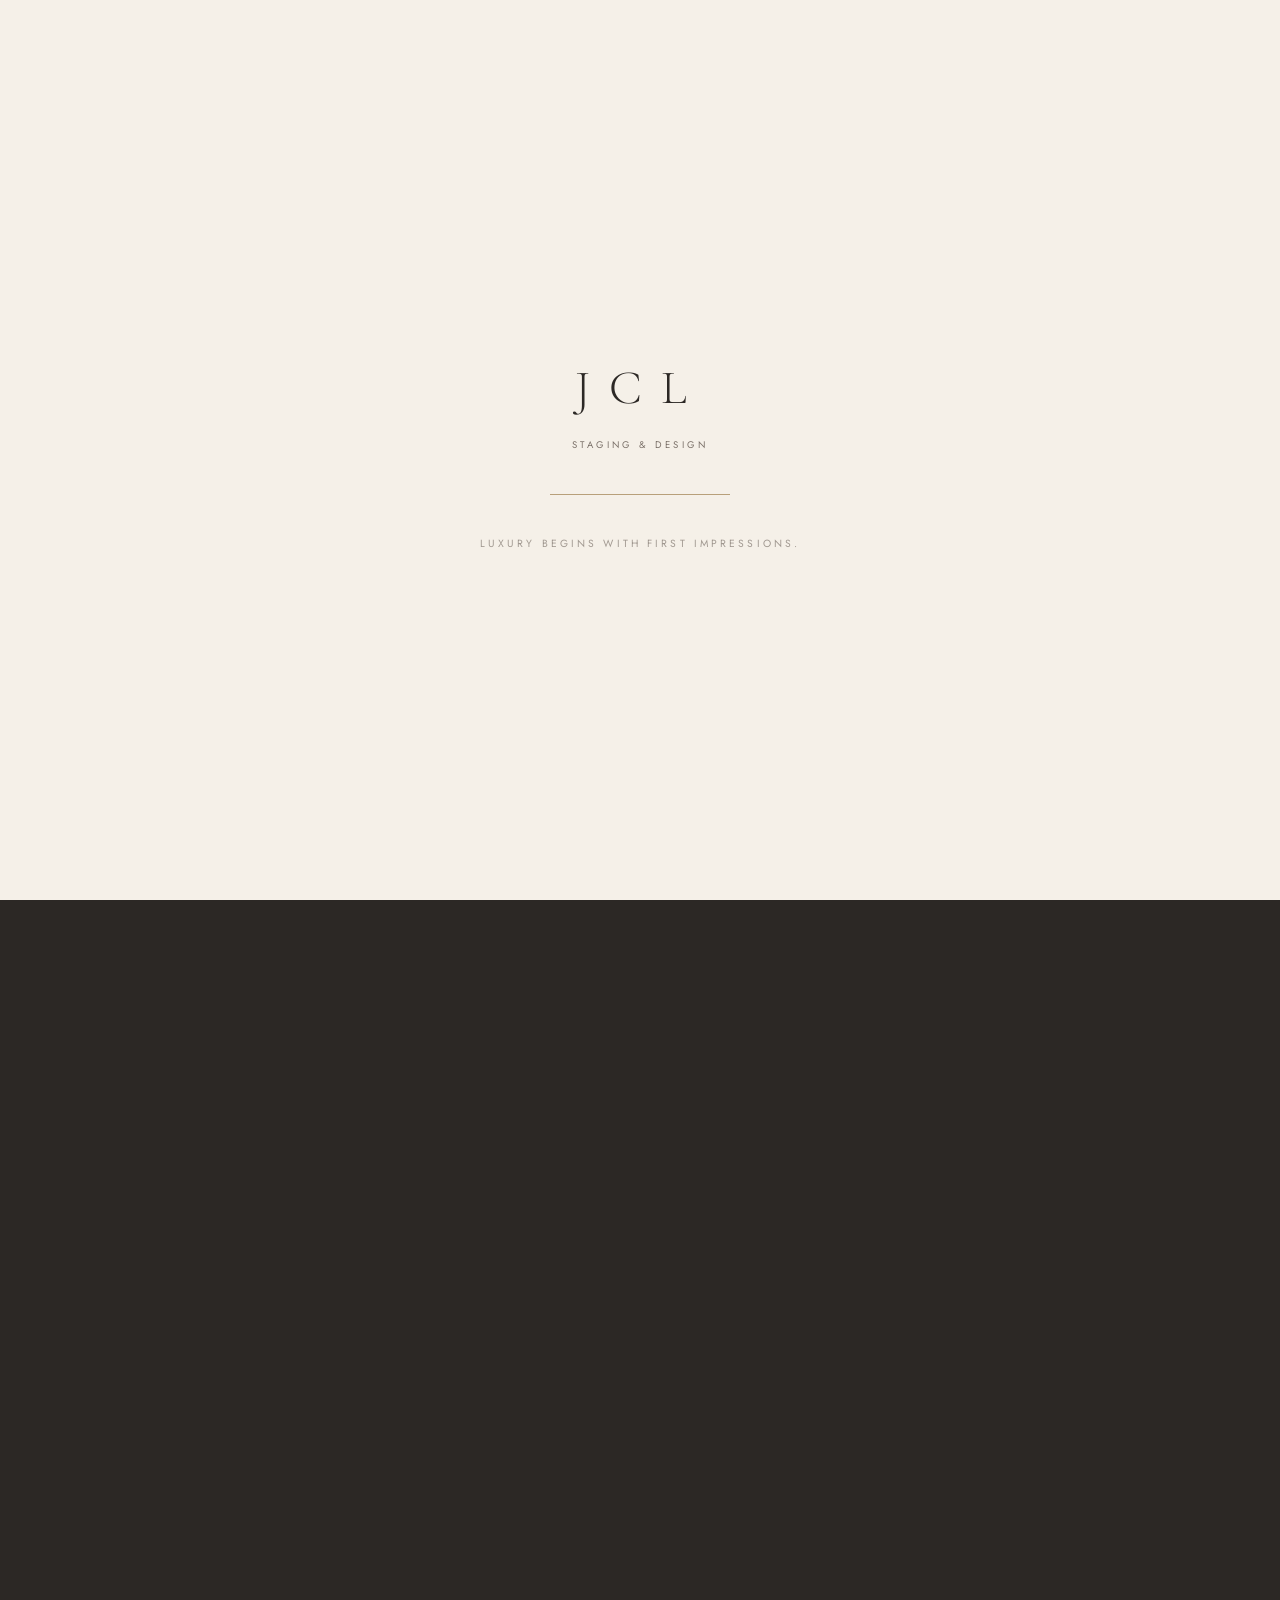
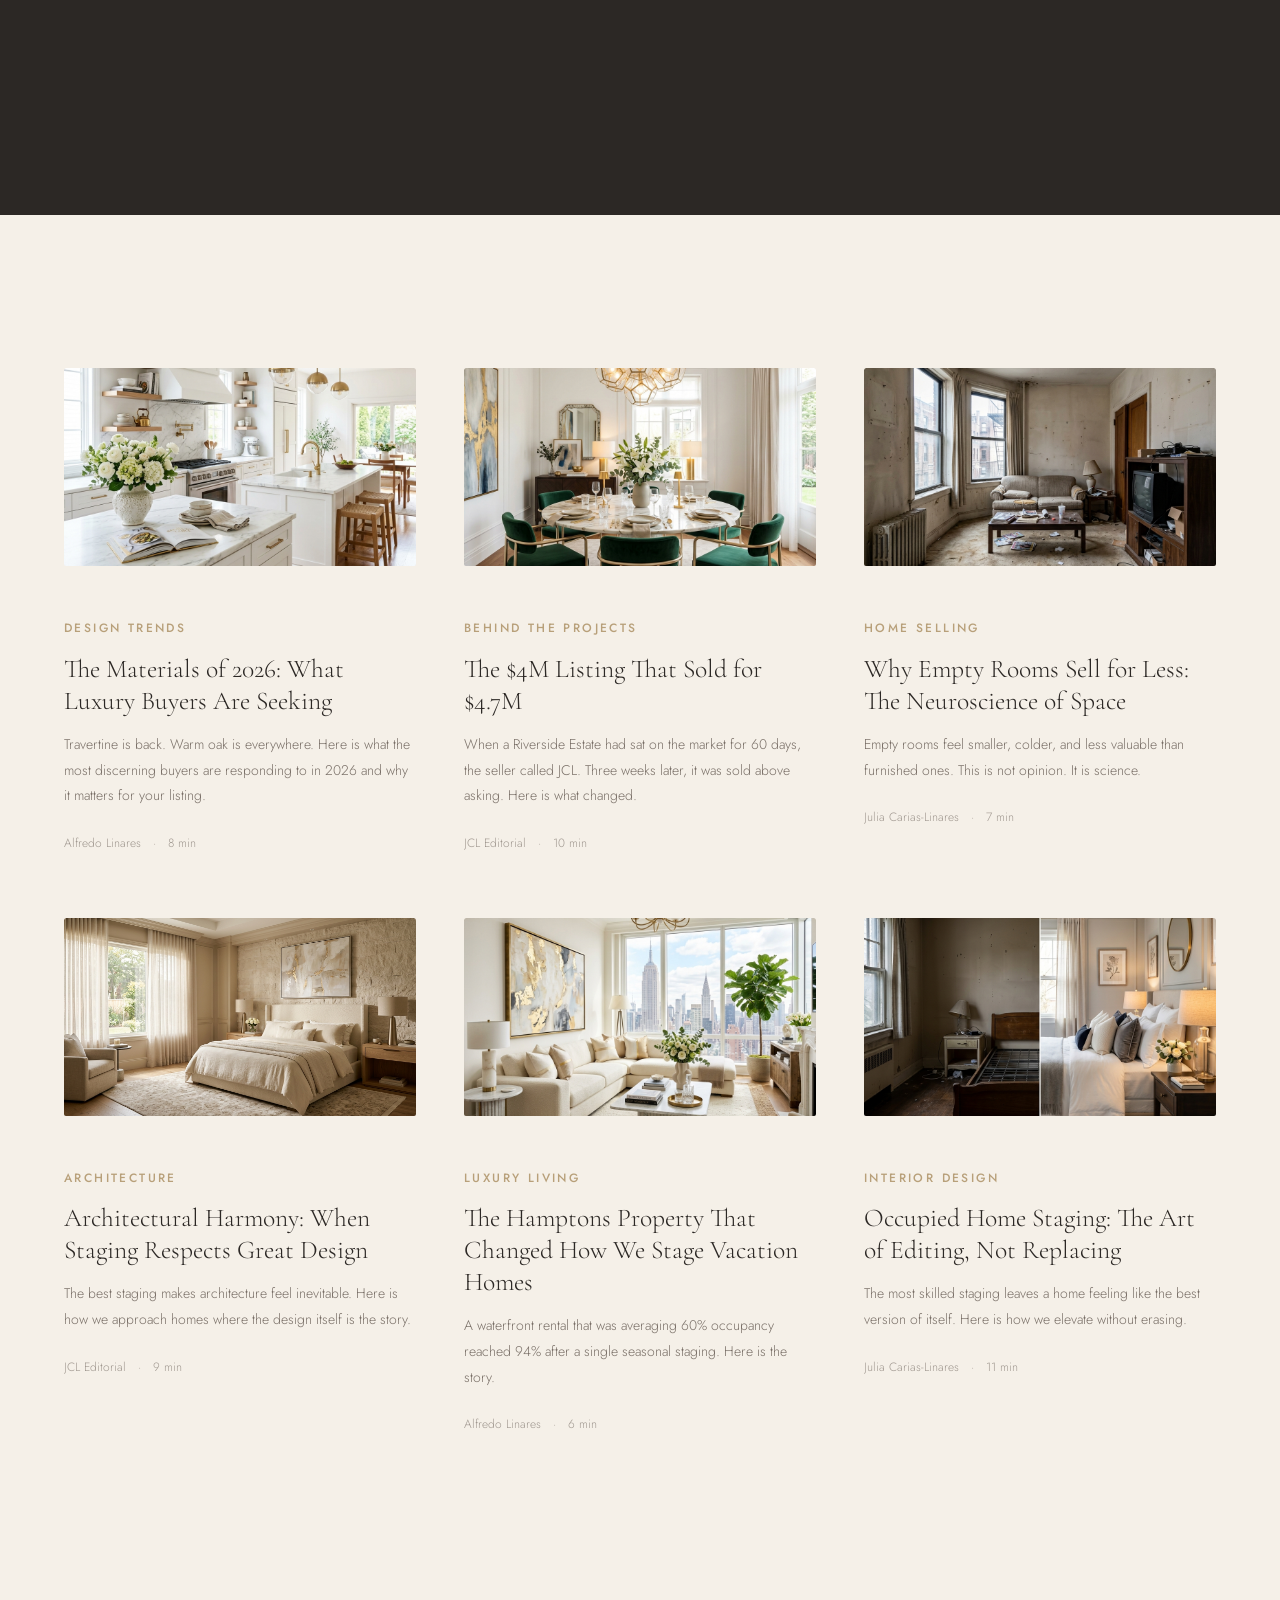
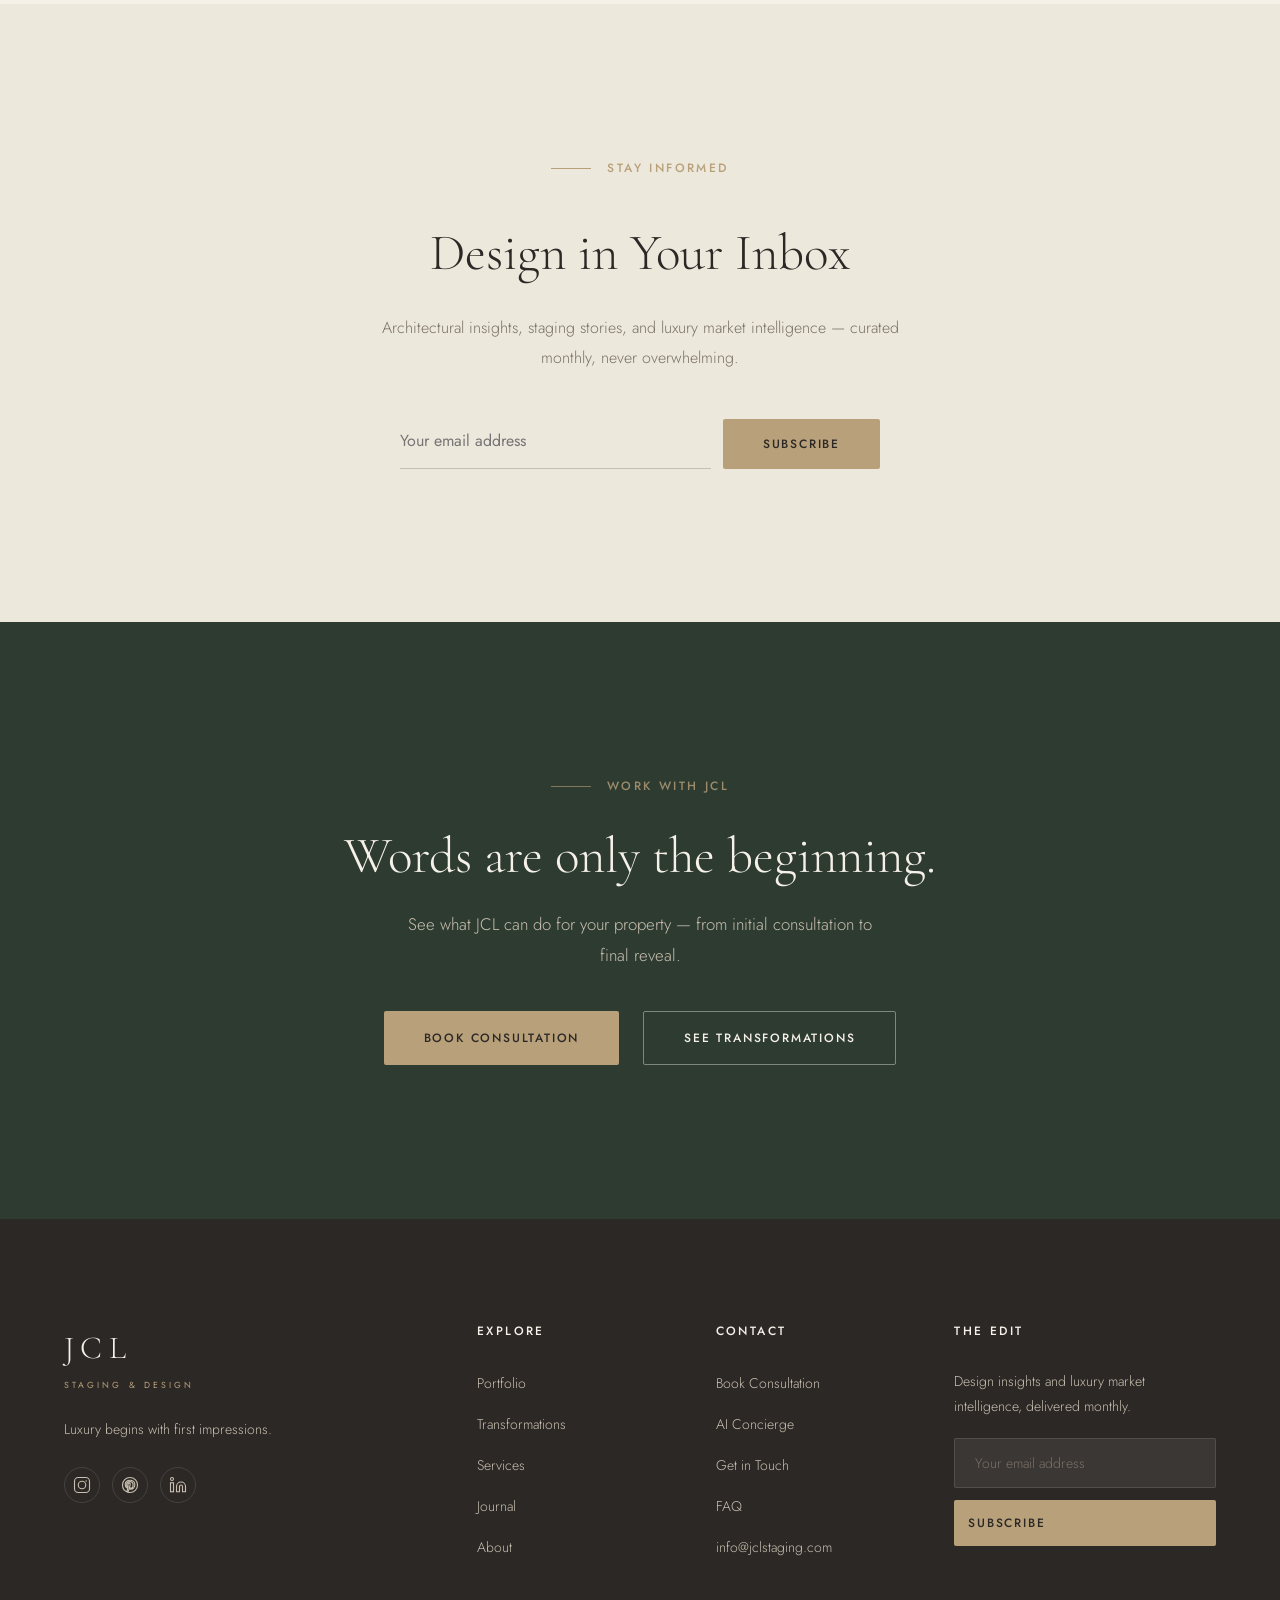
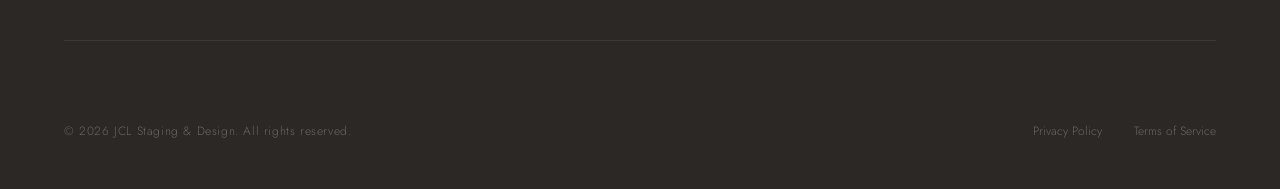
<file: pages/journal.html>
<!DOCTYPE html>
<html lang="en" data-i18n-title="meta_journal_title">
<head>
  <meta charset="UTF-8" />
  <meta name="viewport" content="width=device-width, initial-scale=1.0" />
  <title>Editorial Journal | JCL Staging &amp; Design</title>
  <meta name="description" content="Stories, insights, and design intelligence from JCL Staging &amp; Design's editorial journal. Luxury living, interior design, and home selling expertise." />
  <meta property="og:title" content="Editorial Journal | JCL Staging &amp; Design" />
  <meta property="og:description" content="Architectural insights, staging stories, and luxury market intelligence from JCL Staging &amp; Design." />
  <meta property="og:type" content="website" />
  <link rel="preconnect" href="https://fonts.googleapis.com" />
  <link rel="preconnect" href="https://fonts.gstatic.com" crossorigin />
  <link href="https://fonts.googleapis.com/css2?family=Cormorant+Garamond:ital,wght@0,300;0,400;0,500;1,300;1,400&family=Jost:wght@300;400;500&display=swap" rel="stylesheet" />
  <link rel="stylesheet" href="../css/style.css" />
  <!-- hreflang for bilingual SEO -->
  <link id="hreflang-en" rel="alternate" hreflang="en" href="">
  <link id="hreflang-es" rel="alternate" hreflang="es" href="">
  <link id="hreflang-default" rel="alternate" hreflang="x-default" href="">
</head>
<body class="is-locked" data-page="journal">

  <!-- Page Transition -->
  <div class="page-transition" aria-hidden="true"></div>

  <!-- Preloader -->
  <div class="preloader">
    <div class="preloader__logo">
      <div class="preloader__logo-text">JCL</div>
      <div class="preloader__logo-sub">Staging &amp; Design</div>
    </div>
    <div class="preloader__line"></div>
    <div class="preloader__tagline" data-i18n="preloader_tagline">Luxury begins with first impressions.</div>
  </div>

  <!-- Custom Cursor -->
  <div class="cursor">
    <div class="cursor-dot"></div>
    <div class="cursor-ring"></div>
  </div>

  <!-- Scroll Progress -->
  <div class="scroll-progress"></div>

  <!-- Search Overlay -->
  <div class="search-overlay">
    <button class="search-close" data-search-close>Close X</button>
    <div class="search-input-wrap">
      <input class="search-field" type="search" placeholder="Search…" />
    </div>
  </div>

  <!-- Navigation -->
  <header class="nav nav--light" id="nav">
    <a class="nav__logo" href="../index.html">JCL<span class="nav__logo-sub">Staging &amp; Design</span></a>
    <nav class="nav__links">
      <a class="nav__link" href="portfolio.html">Portfolio</a>
      <a class="nav__link" href="transformations.html">Transformations</a>
      <a class="nav__link" href="services.html">Services</a>
      <a class="nav__link is-active" href="journal.html">Journal</a>
      <a class="nav__link" href="about.html">About</a>
      <a class="nav__link" href="concierge.html">Concierge</a>
    </nav>
    <div class="nav__actions"><a class="nav__cta" href="consultation.html" data-i18n="nav_book">Book Consultation</a>
        
        <div class="lang-switcher" role="group" aria-label="Language selector">
          <button class="lang-btn" data-lang-btn="en" aria-pressed="true">EN</button>
          <button class="lang-btn" data-lang-btn="es" aria-pressed="false">ES</button>
        </div>
      </div>
    <button class="nav__toggle" aria-label="Open menu">
      <span class="nav__toggle-line"></span>
      <span class="nav__toggle-line"></span>
      <span class="nav__toggle-line"></span>
    </button>
  </header>

  <!-- Mobile Navigation -->
  <nav class="nav-mobile">
      <ul class="nav-mobile__links">
      <li><a class="nav-mobile__link" href="portfolio.html">Portfolio</a></li>
      <li><a class="nav-mobile__link" href="transformations.html">Transformations</a></li>
      <li><a class="nav-mobile__link" href="services.html">Services</a></li>
      <li><a class="nav-mobile__link" href="journal.html">Journal</a></li>
      <li><a class="nav-mobile__link" href="about.html">About</a></li>
      <li><a class="nav-mobile__link" href="concierge.html">Concierge</a></li>
      <li><a class="nav-mobile__link" href="consultation.html">Book Consultation</a></li>
    </ul>
    <div class="nav-mobile__lang" style="display:flex;gap:0;margin:1.5rem auto 0;border:1px solid rgba(184,160,122,0.3);border-radius:3px;overflow:hidden;width:fit-content">
        <button class="lang-btn nav-mobile__lang-btn" data-lang-btn="en" aria-pressed="true" style="padding:0.6rem 1.5rem;font-size:0.75rem;letter-spacing:0.15em;text-transform:uppercase;font-family:var(--font-sans);background:transparent;border:none;color:var(--color-taupe);cursor:pointer">EN</button>
        <button class="lang-btn nav-mobile__lang-btn" data-lang-btn="es" aria-pressed="false" style="padding:0.6rem 1.5rem;font-size:0.75rem;letter-spacing:0.15em;text-transform:uppercase;font-family:var(--font-sans);background:transparent;border-left:1px solid rgba(184,160,122,0.3);color:var(--color-taupe);cursor:pointer">ES</button>
      </div>
    <div class="nav-mobile__bottom">
      <a href="https://www.instagram.com/" target="_blank" rel="noopener" aria-label="Instagram">Instagram</a>
      <a href="https://www.pinterest.com/" target="_blank" rel="noopener" aria-label="Pinterest">Pinterest</a>
      <a href="https://www.linkedin.com/" target="_blank" rel="noopener" aria-label="LinkedIn">LinkedIn</a>
    </div>
  </nav>

  <!-- Main Content -->
  <main id="main-content">

    <!-- Page Hero -->
    <section class="page-hero">
      <div class="page-hero__bg"><img src="../images/luxury-living-2.jpg" alt="JCL Journal" style="width:100%;height:100%;object-fit:cover"></div>
      <div class="page-hero__overlay"></div>
      <div class="page-hero__content">
        <div class="section-label section-label--light"><span data-i18n="journal_page_eyebrow">Editorial Journal</span></div>
        <h1 class="page-hero__title"><span data-i18n="journal_page_headline">Stories Worth Reading</span></h1>
      </div>
    </section>

    <!-- Filter Bar -->
    <section class="section" style="padding-bottom:0;">
      <div class="container">
        <div class="portfolio-filters" role="tablist" aria-label="Article category filters">
          <button class="portfolio-filter is-active" data-filter="all" role="tab" aria-selected="true">All Articles</button>
          <button class="portfolio-filter" data-filter="design" role="tab" aria-selected="false">Interior Design</button>
          <button class="portfolio-filter" data-filter="living" role="tab" aria-selected="false">Luxury Living</button>
          <button class="portfolio-filter" data-filter="selling" role="tab" aria-selected="false">Home Selling</button>
          <button class="portfolio-filter" data-filter="architecture" role="tab" aria-selected="false">Architecture</button>
          <button class="portfolio-filter" data-filter="trends" role="tab" aria-selected="false">Design Trends</button>
          <button class="portfolio-filter" data-filter="behind" role="tab" aria-selected="false">Behind the Projects</button>
        </div>
      </div>
    </section>

    <!-- Featured Article -->
    <section class="section section--dark">
      <div class="container">
        <div style="display:grid;grid-template-columns:1fr 1fr;gap:4rem;align-items:center;">
          <!-- Image -->
          <div style="aspect-ratio:3/4;overflow:hidden;border-radius:2px;">
            <img src="../images/hero.png" alt="The Seven-Second Decision featured article" style="width:100%;height:100%;object-fit:cover;" loading="lazy" />
          </div>
          <!-- Content -->
          <div>
            <div class="section-label section-label--light"><span>Psychology of Buying</span></div>
            <h2 style="font-family:var(--font-serif);font-size:clamp(2rem,3.5vw,3.25rem);font-weight:300;color:var(--color-ivory);margin-bottom:1.5rem;line-height:1.15;">The Seven-Second Decision: Why Buyers Know Before They Walk In</h2>
            <p style="font-family:var(--font-sans);font-weight:300;color:var(--color-stone);line-height:1.9;margin-bottom:1rem;">Neuroscience tells us that the brain makes emotional decisions in fractions of a second — long before rational thought catches up. In real estate, this means buyers have already decided whether they want a home before they finish their first room.</p>
            <p style="font-family:var(--font-sans);font-weight:300;color:var(--color-stone);line-height:1.9;margin-bottom:0;">Great staging speaks directly to this emotional brain. The quality of light, the warmth of materials, the sense that someone extraordinary lives here — these are the signals we engineer.</p>
            <div style="font-family:var(--font-sans);font-size:0.75rem;color:var(--color-stone);letter-spacing:0.1em;display:flex;gap:1rem;align-items:center;margin-top:2rem;flex-wrap:wrap;">
              <span>Julia Carias-Linares</span>
              <span>·</span>
              <span>June 2026</span>
              <span>·</span>
              <span>12 min read</span>
            </div>
            <div style="margin-top:2rem;">
              <a class="btn btn--outline" href="#">Read Article</a>
            </div>
          </div>
        </div>
      </div>
    </section>

    <!-- Article Grid -->
    <section class="section">
      <div class="container">
        <div style="display:grid;grid-template-columns:repeat(3,1fr);gap:3rem;" id="articles-grid">

          <!-- Article 1 -->
          <article class="article" data-cat="trends">
            <div class="article__image-wrap" style="aspect-ratio:16/9;overflow:hidden;border-radius:2px;margin-bottom:1.5rem;">
              <img src="../images/kitchen.png" alt="The Materials of 2026" style="width:100%;height:100%;object-fit:cover;transition:transform 0.6s ease;" loading="lazy" />
            </div>
            <div class="article__content">
              <span class="article__category">Design Trends</span>
              <h3 class="article__title">The Materials of 2026: What Luxury Buyers Are Seeking</h3>
              <p class="article__excerpt">Travertine is back. Warm oak is everywhere. Here is what the most discerning buyers are responding to in 2026 and why it matters for your listing.</p>
              <div class="article__meta">
                <span>Alfredo Linares</span>
                <span>·</span>
                <span>8 min</span>
              </div>
            </div>
          </article>

          <!-- Article 2 -->
          <article class="article" data-cat="behind">
            <div class="article__image-wrap" style="aspect-ratio:16/9;overflow:hidden;border-radius:2px;margin-bottom:1.5rem;">
              <img src="../images/dining-room.png" alt="The 4M Listing" style="width:100%;height:100%;object-fit:cover;transition:transform 0.6s ease;" loading="lazy" />
            </div>
            <div class="article__content">
              <span class="article__category">Behind the Projects</span>
              <h3 class="article__title">The $4M Listing That Sold for $4.7M</h3>
              <p class="article__excerpt">When a Riverside Estate had sat on the market for 60 days, the seller called JCL. Three weeks later, it was sold above asking. Here is what changed.</p>
              <div class="article__meta">
                <span>JCL Editorial</span>
                <span>·</span>
                <span>10 min</span>
              </div>
            </div>
          </article>

          <!-- Article 3 -->
          <article class="article" data-cat="selling">
            <div class="article__image-wrap" style="aspect-ratio:16/9;overflow:hidden;border-radius:2px;margin-bottom:1.5rem;">
              <img src="../images/before-living.png" alt="Empty Rooms Sell for Less" style="width:100%;height:100%;object-fit:cover;transition:transform 0.6s ease;" loading="lazy" />
            </div>
            <div class="article__content">
              <span class="article__category">Home Selling</span>
              <h3 class="article__title">Why Empty Rooms Sell for Less: The Neuroscience of Space</h3>
              <p class="article__excerpt">Empty rooms feel smaller, colder, and less valuable than furnished ones. This is not opinion. It is science.</p>
              <div class="article__meta">
                <span>Julia Carias-Linares</span>
                <span>·</span>
                <span>7 min</span>
              </div>
            </div>
          </article>

          <!-- Article 4 -->
          <article class="article" data-cat="architecture">
            <div class="article__image-wrap" style="aspect-ratio:16/9;overflow:hidden;border-radius:2px;margin-bottom:1.5rem;">
              <img src="../images/model-home.jpg" alt="Architectural Harmony" style="width:100%;height:100%;object-fit:cover;transition:transform 0.6s ease;" loading="lazy" />
            </div>
            <div class="article__content">
              <span class="article__category">Architecture</span>
              <h3 class="article__title">Architectural Harmony: When Staging Respects Great Design</h3>
              <p class="article__excerpt">The best staging makes architecture feel inevitable. Here is how we approach homes where the design itself is the story.</p>
              <div class="article__meta">
                <span>JCL Editorial</span>
                <span>·</span>
                <span>9 min</span>
              </div>
            </div>
          </article>

          <!-- Article 5 -->
          <article class="article" data-cat="living">
            <div class="article__image-wrap" style="aspect-ratio:16/9;overflow:hidden;border-radius:2px;margin-bottom:1.5rem;">
              <img src="../images/after-living.png" alt="Hamptons Vacation Homes" style="width:100%;height:100%;object-fit:cover;transition:transform 0.6s ease;" loading="lazy" />
            </div>
            <div class="article__content">
              <span class="article__category">Luxury Living</span>
              <h3 class="article__title">The Hamptons Property That Changed How We Stage Vacation Homes</h3>
              <p class="article__excerpt">A waterfront rental that was averaging 60% occupancy reached 94% after a single seasonal staging. Here is the story.</p>
              <div class="article__meta">
                <span>Alfredo Linares</span>
                <span>·</span>
                <span>6 min</span>
              </div>
            </div>
          </article>

          <!-- Article 6 -->
          <article class="article" data-cat="design">
            <div class="article__image-wrap" style="aspect-ratio:16/9;overflow:hidden;border-radius:2px;margin-bottom:1.5rem;">
              <img src="../images/before-after-bedroom.png" alt="Occupied Home Staging" style="width:100%;height:100%;object-fit:cover;transition:transform 0.6s ease;" loading="lazy" />
            </div>
            <div class="article__content">
              <span class="article__category">Interior Design</span>
              <h3 class="article__title">Occupied Home Staging: The Art of Editing, Not Replacing</h3>
              <p class="article__excerpt">The most skilled staging leaves a home feeling like the best version of itself. Here is how we elevate without erasing.</p>
              <div class="article__meta">
                <span>Julia Carias-Linares</span>
                <span>·</span>
                <span>11 min</span>
              </div>
            </div>
          </article>

        </div>
      </div>
    </section>

    <!-- Newsletter Section -->
    <section class="section section--linen" style="text-align:center;">
      <div class="container">
        <div class="section-label reveal" style="justify-content:center;"><span>Stay Informed</span></div>
        <h2 class="reveal reveal-delay-1" style="font-family:var(--font-serif);font-size:clamp(2.5rem,4vw,4rem);font-weight:300;color:var(--color-charcoal);margin-bottom:0.75rem;">Design in Your Inbox</h2>
        <p class="reveal reveal-delay-2" style="font-family:var(--font-sans);font-weight:300;color:var(--color-taupe);line-height:1.85;max-width:520px;margin:1rem auto 2.5rem;">Architectural insights, staging stories, and luxury market intelligence — curated monthly, never overwhelming.</p>
        <form id="journal-newsletter" style="display:flex;gap:0.75rem;max-width:480px;margin:0 auto;align-items:flex-end;" class="reveal reveal-delay-3">
          <input type="email" style="flex:1;border:none;border-bottom:1px solid var(--color-stone);padding:1rem 0;font-family:var(--font-sans);background:transparent;outline:none;font-size:1rem;color:var(--color-charcoal);" placeholder="Your email address" aria-label="Email address" required />
          <button class="btn btn--primary" type="submit">Subscribe</button>
        </form>
      </div>
    </section>

    <!-- CTA Section -->
    <section class="section section--forest" style="text-align:center;">
      <div class="container">
        <div class="section-label section-label--light" style="justify-content:center;"><span>Work with JCL</span></div>
        <h2 style="font-family:var(--font-serif);font-size:clamp(2.5rem,4vw,4rem);font-weight:300;color:var(--color-ivory);margin-bottom:1.5rem;line-height:1.1;">Words are only the beginning.</h2>
        <p style="font-family:var(--font-sans);font-weight:300;color:var(--color-stone);font-size:1.05rem;line-height:1.85;max-width:480px;margin:0 auto 2.5rem;">See what JCL can do for your property — from initial consultation to final reveal.</p>
        <div style="display:flex;gap:1.5rem;justify-content:center;flex-wrap:wrap;">
          <a class="btn btn--primary" href="consultation.html">Book Consultation</a>
          <a class="btn btn--outline" href="transformations.html">See Transformations</a>
        </div>
      </div>
    </section>

  </main>

  <!-- Footer -->
  <footer class="footer">
    <div class="container">
      <div class="footer__grid">
        <!-- Col 1: Brand -->
        <div class="footer__col footer__col--brand">
          <div class="footer__logo">JCL<span class="footer__logo-sub">Staging &amp; Design</span></div>
          <p class="footer__tagline">Luxury begins with first impressions.</p>
          <div class="footer__social">
            <a href="https://www.instagram.com/" target="_blank" rel="noopener" class="footer__social-link" aria-label="Instagram">
              <svg width="18" height="18" viewBox="0 0 24 24" fill="none" stroke="currentColor" stroke-width="1.5"><rect x="2" y="2" width="20" height="20" rx="5"/><circle cx="12" cy="12" r="5"/><circle cx="17.5" cy="6.5" r="1" fill="currentColor" stroke="none"/></svg>
            </a>
            <a href="https://www.pinterest.com/" target="_blank" rel="noopener" class="footer__social-link" aria-label="Pinterest">
              <svg width="18" height="18" viewBox="0 0 24 24" fill="none" stroke="currentColor" stroke-width="1.5"><path d="M12 2C6.477 2 2 6.477 2 12c0 4.236 2.636 7.855 6.356 9.312-.088-.791-.167-2.005.035-2.868.181-.78 1.172-4.97 1.172-4.97s-.299-.598-.299-1.482c0-1.388.806-2.428 1.808-2.428.853 0 1.267.641 1.267 1.408 0 .858-.546 2.14-.828 3.33-.236.995.499 1.806 1.476 1.806 1.772 0 3.137-1.868 3.137-4.567 0-2.387-1.716-4.057-4.163-4.057-2.836 0-4.5 2.127-4.5 4.326 0 .857.33 1.775.742 2.278a.3.3 0 01.069.284c-.076.313-.244.995-.277 1.134-.044.183-.146.222-.337.134-1.249-.581-2.03-2.407-2.03-3.874 0-3.154 2.292-6.052 6.608-6.052 3.469 0 6.165 2.473 6.165 5.776 0 3.447-2.173 6.22-5.19 6.22-1.013 0-1.967-.527-2.292-1.148l-.623 2.378c-.226.869-.835 1.958-1.244 2.621.937.29 1.931.446 2.962.446 5.523 0 10-4.477 10-10S17.523 2 12 2z"/></svg>
            </a>
            <a href="https://www.linkedin.com/" target="_blank" rel="noopener" class="footer__social-link" aria-label="LinkedIn">
              <svg width="18" height="18" viewBox="0 0 24 24" fill="none" stroke="currentColor" stroke-width="1.5"><path d="M16 8a6 6 0 016 6v7h-4v-7a2 2 0 00-2-2 2 2 0 00-2 2v7h-4v-7a6 6 0 016-6z"/><rect x="2" y="9" width="4" height="12"/><circle cx="4" cy="4" r="2"/></svg>
            </a>
          </div>
        </div>
        <!-- Col 2: Explore -->
        <div class="footer__col">
          <h4 class="footer__col-title">Explore</h4>
          <ul class="footer__links">
            <li><a class="footer__link" href="portfolio.html">Portfolio</a></li>
            <li><a class="footer__link" href="transformations.html">Transformations</a></li>
            <li><a class="footer__link" href="services.html">Services</a></li>
            <li><a class="footer__link" href="journal.html">Journal</a></li>
            <li><a class="footer__link" href="about.html">About</a></li>
          </ul>
        </div>
        <!-- Col 3: Contact -->
        <div class="footer__col">
          <h4 class="footer__col-title">Contact</h4>
          <ul class="footer__links">
            <li><a class="footer__link" href="consultation.html">Book Consultation</a></li>
            <li><a class="footer__link" href="concierge.html">AI Concierge</a></li>
            <li><a class="footer__link" href="contact.html">Get in Touch</a></li>
            <li><a class="footer__link" href="faq.html">FAQ</a></li>
            <li><a class="footer__link" href="mailto:info@jclstaging.com">info@jclstaging.com</a></li>
          </ul>
        </div>
        <!-- Col 4: Newsletter -->
        <div class="footer__col footer__col--newsletter">
          <h4 class="footer__col-title">The Edit</h4>
          <p class="footer__newsletter-desc">Design insights and luxury market intelligence, delivered monthly.</p>
          <form class="footer__newsletter-form" id="footer-newsletter-journal">
            <input type="email" class="footer__newsletter-input" placeholder="Your email address" aria-label="Email address" />
            <button type="submit" class="btn btn--primary footer__newsletter-btn">Subscribe</button>
          </form>
        </div>
      </div>
      <div class="footer__bottom">
        <p class="footer__copyright">&copy; 2026 JCL Staging &amp; Design. All rights reserved.</p>
        <div class="footer__legal">
          <a href="privacy.html" class="footer__legal-link">Privacy Policy</a>
          <a href="terms.html" class="footer__legal-link">Terms of Service</a>
        </div>
      </div>
    </div>
  </footer>

  <!-- Sticky CTA -->
  <div class="sticky-cta">
    <a class="btn btn--primary" href="consultation.html" data-i18n="nav_book_now">Book Now</a>
  </div>

  <!-- Concierge FAB -->
  <button class="concierge-fab" id="concierge-fab" aria-label="Chat with Olivia">
    <img class="concierge-fab__avatar" src="../images/olivia-avatar.jpg" alt="Olivia, Design Concierge" />
    <span class="concierge-fab__label" data-i18n="olivia_label">Chat with Olivia</span>
    <span class="concierge-fab__online"></span>
  </button>

  <!-- Concierge Panel -->
  <div class="concierge-panel" id="concierge-panel" aria-hidden="true">
    <div class="concierge-panel__header">
      <img class="concierge-panel__avatar" src="../images/olivia-avatar.jpg" alt="Olivia" />
      <div>
        <span class="concierge-panel__name" data-i18n="olivia_name">Olivia</span>
        <span class="concierge-panel__status">
          <span class="concierge-panel__online-dot"></span>Design Concierge · Online
        </span>
      </div>
      <button class="concierge-panel__close" aria-label="Close chat">X</button>
    </div>
    <div class="concierge-msgs" id="concierge-msgs">
      <div class="msg msg--ai">
        <img class="msg__av" src="../images/olivia-avatar.jpg" alt="Olivia" />
        <div class="msg__bubble">Welcome to JCL Staging. I am Olivia, your Design Concierge. What brings you here today?</div>
      </div>
    </div>
    <div class="concierge-suggestions">
      <button class="concierge-suggestion">Recommend an article for me</button>
      <button class="concierge-suggestion">How does staging work?</button>
      <button class="concierge-suggestion">Book a consultation</button>
    </div>
    <div class="concierge-panel__footer">
      <input class="concierge-input" type="text" placeholder="Message Olivia…" aria-label="Type your message" />
      <button class="concierge-send" aria-label="Send message">
        <svg width="18" height="18" viewBox="0 0 24 24" fill="none" stroke="currentColor" stroke-width="2" stroke-linecap="round" stroke-linejoin="round">
          <line x1="22" y1="2" x2="11" y2="13"></line>
          <polygon points="22 2 15 22 11 13 2 9 22 2"></polygon>
        </svg>
      </button>
    </div>
  </div>
  <script src="../js/i18n.js"></script>
  <script src="../js/main.js"></script>
</body>
</html>
</file>
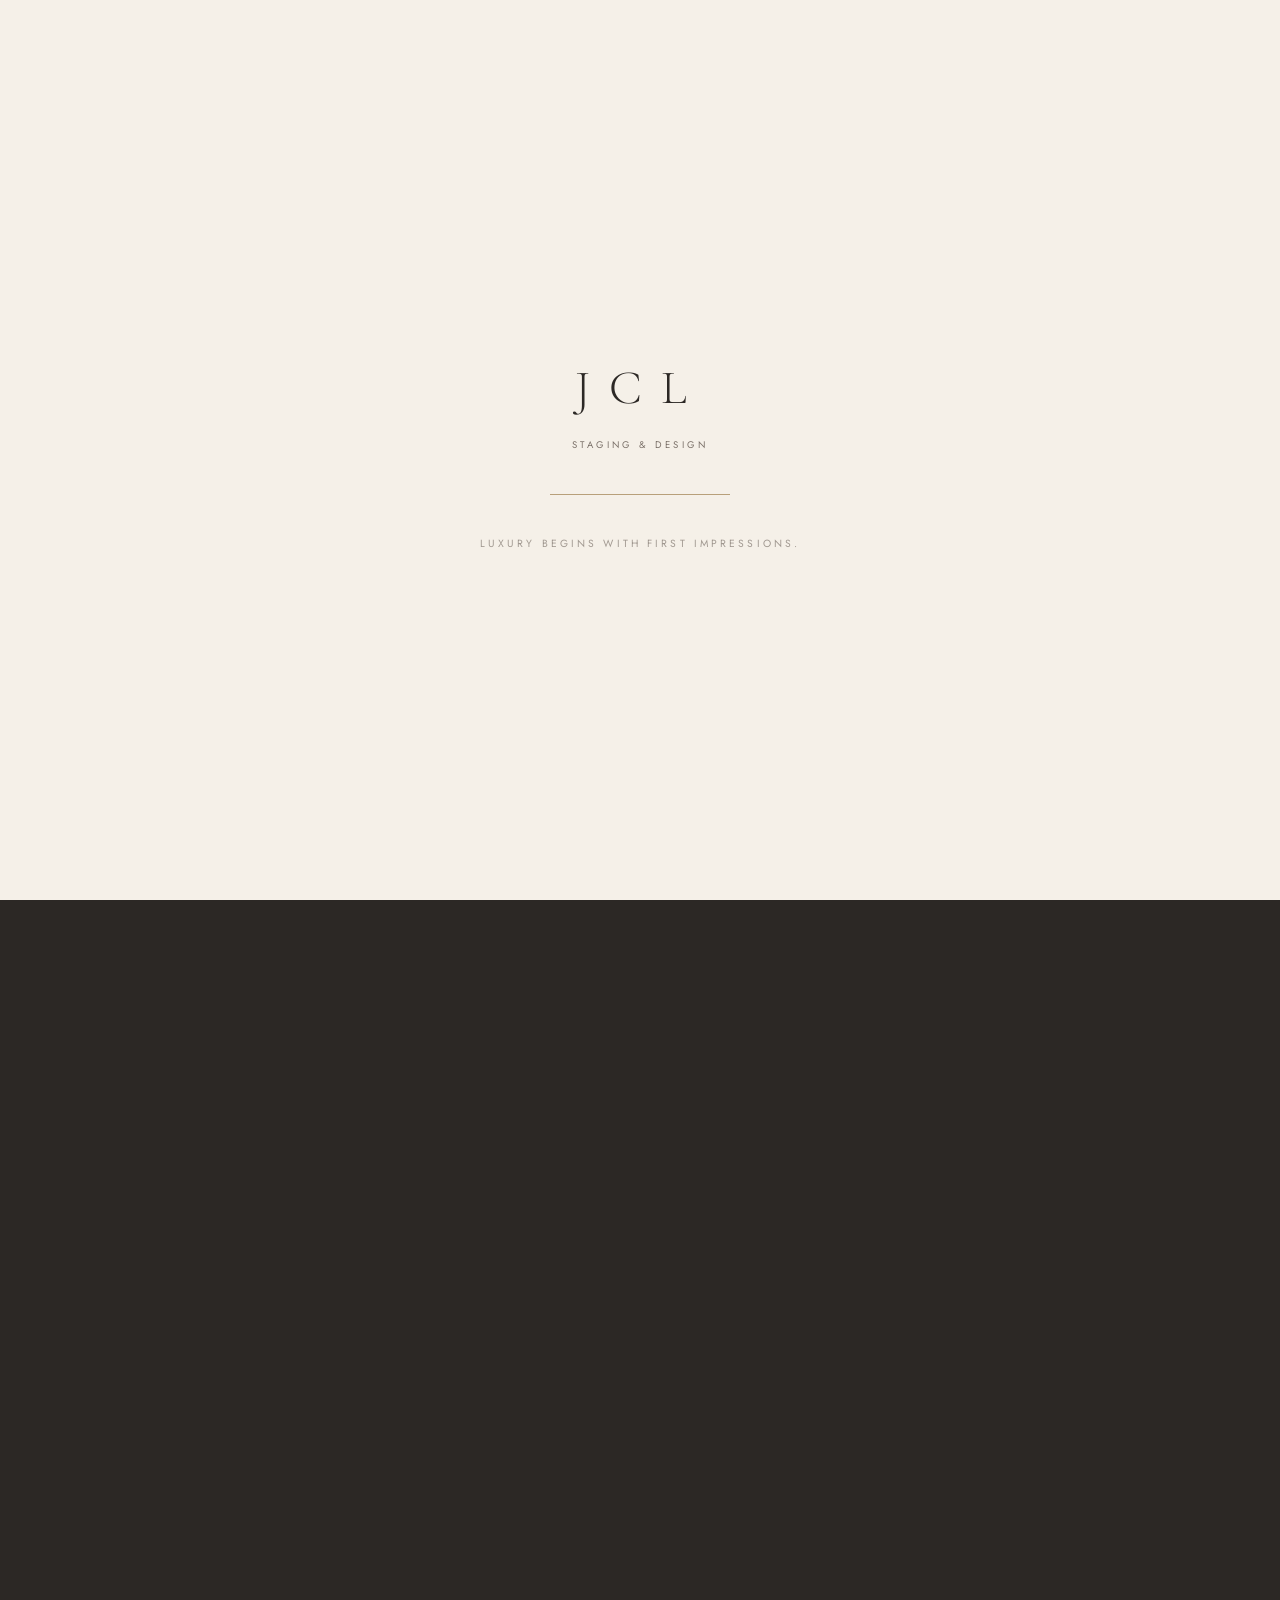
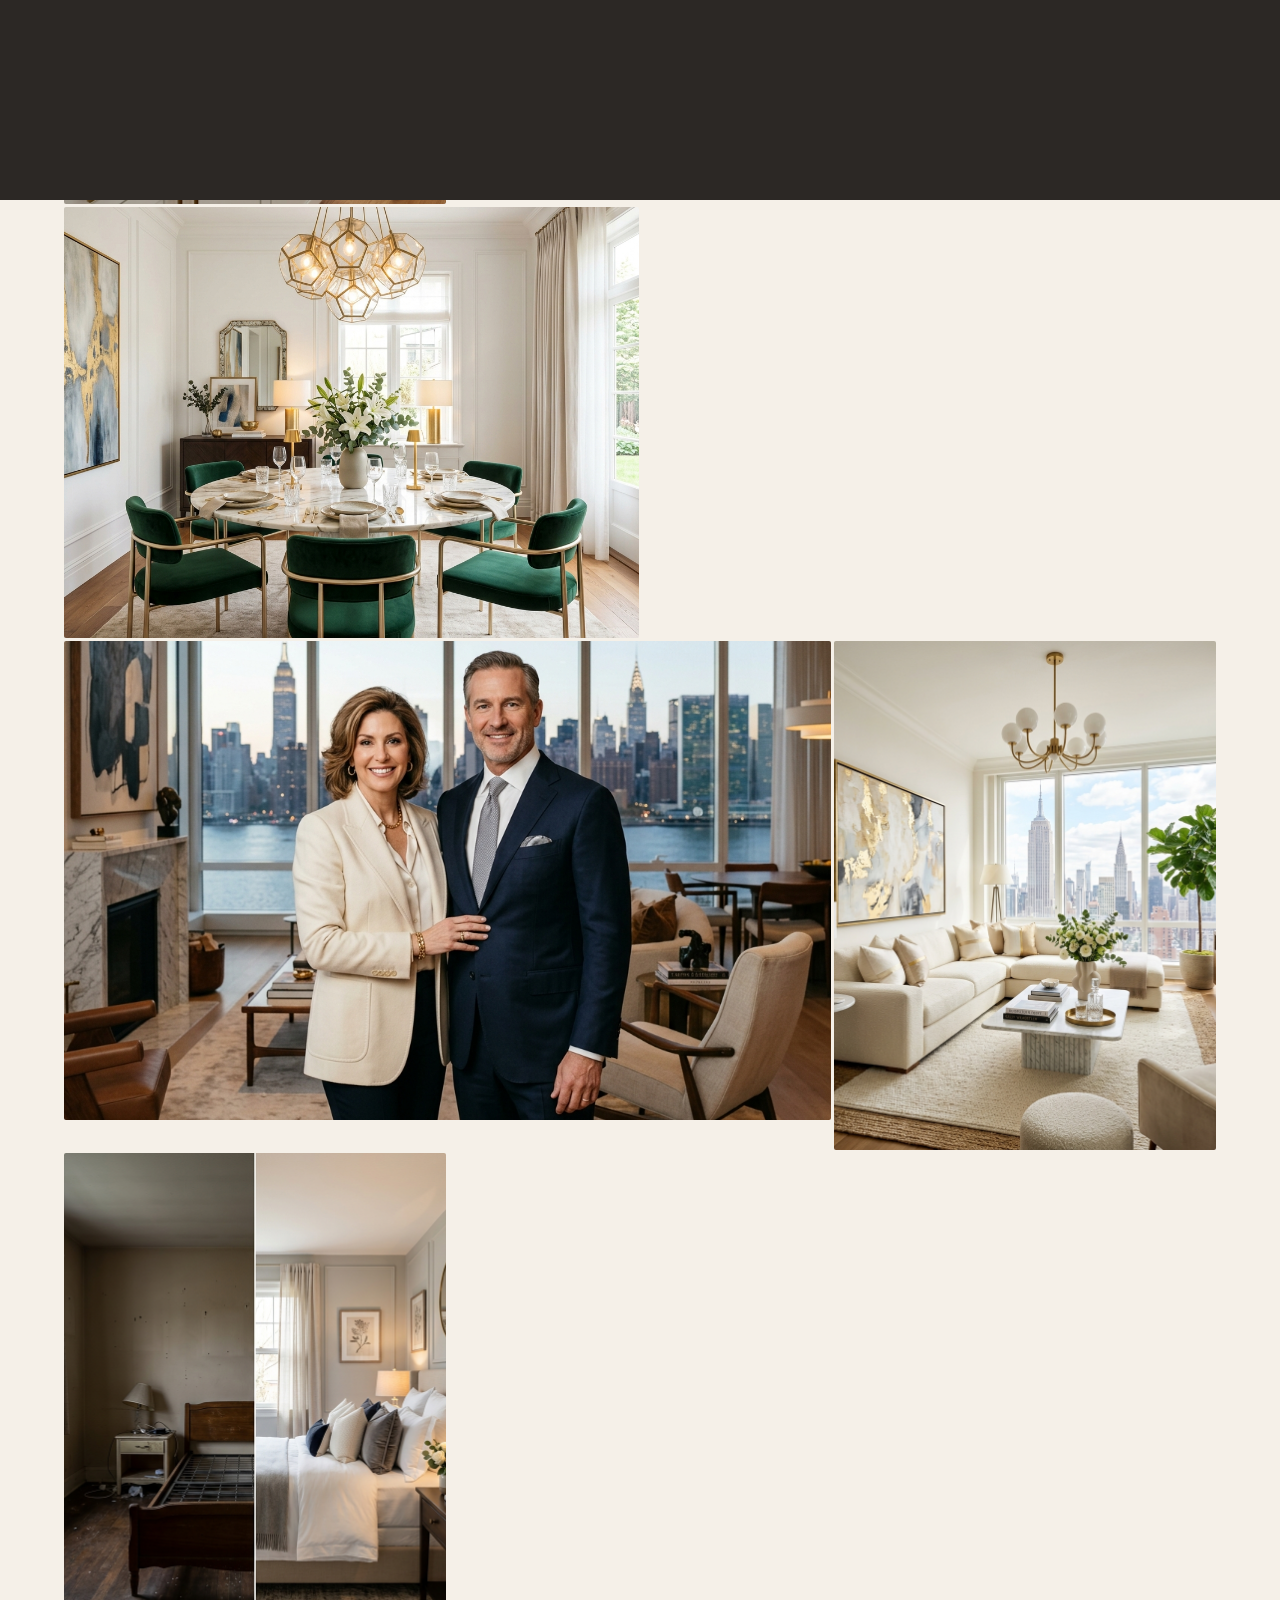
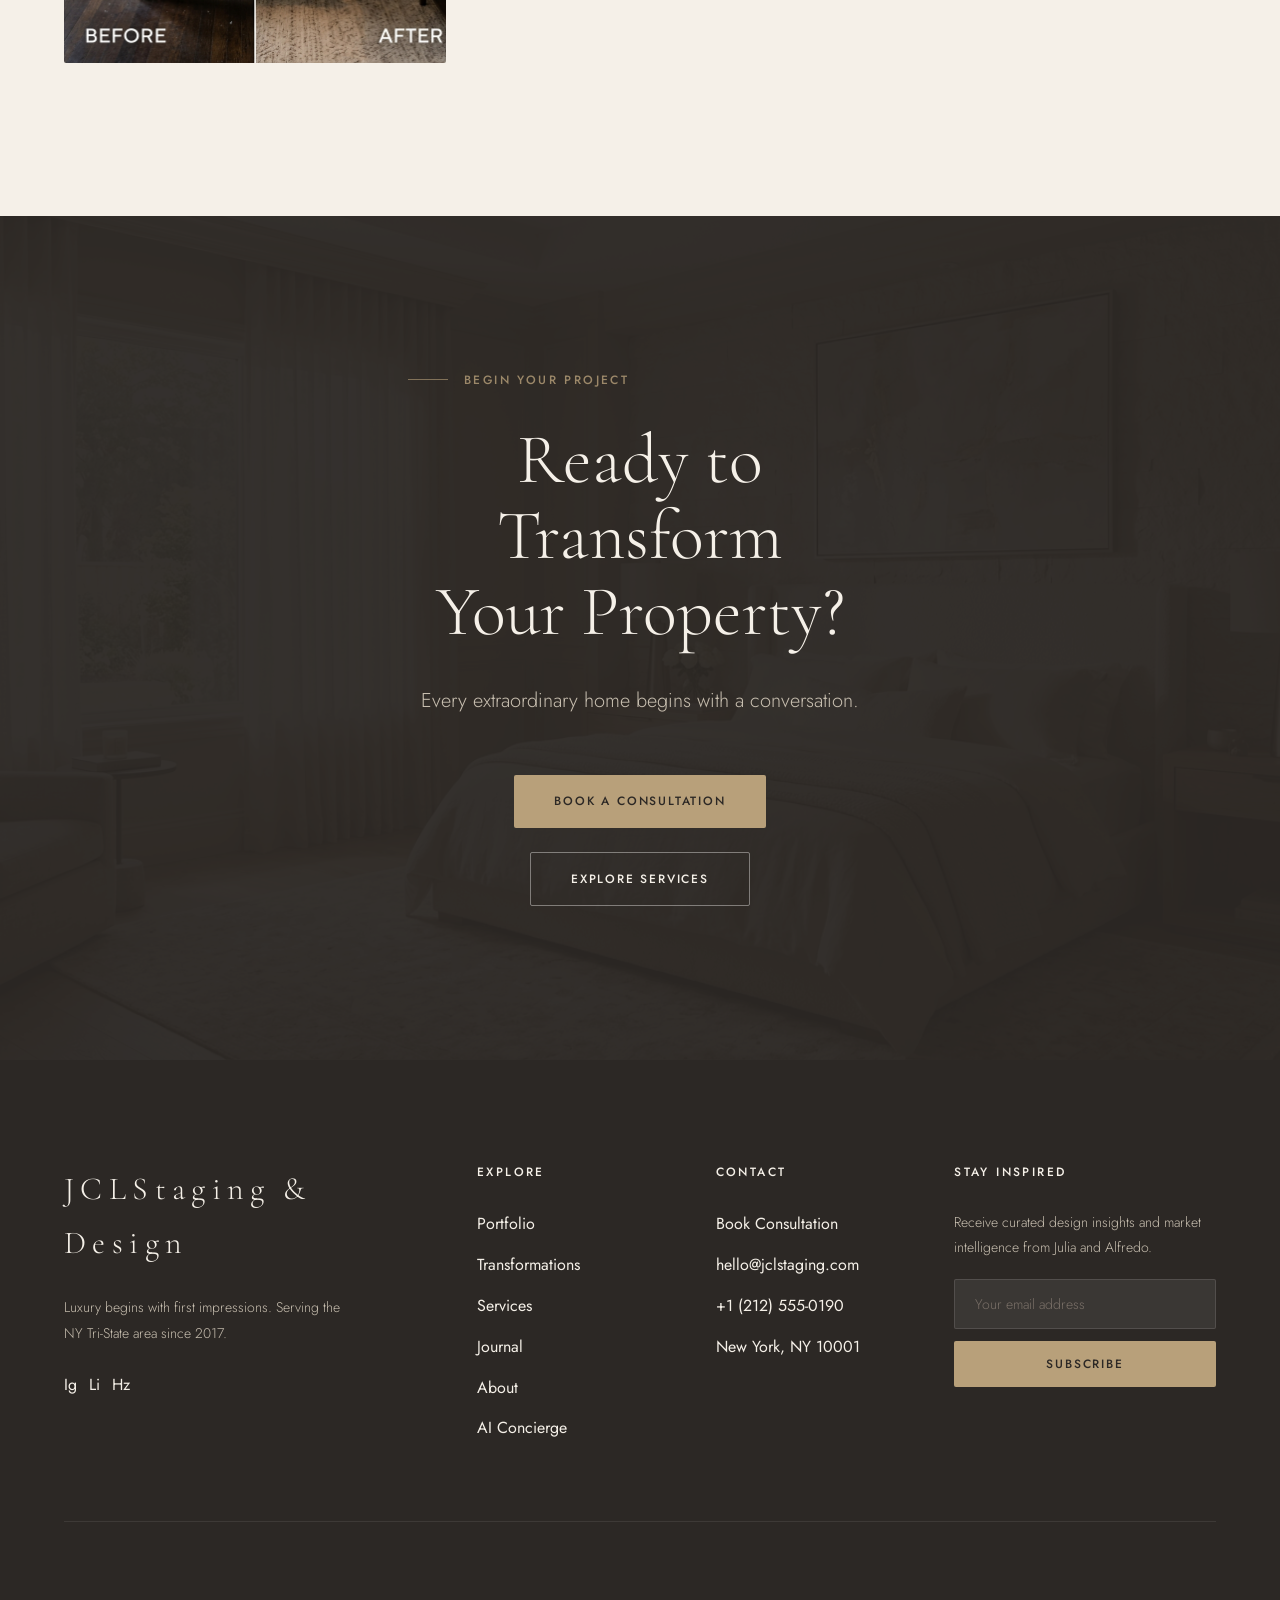
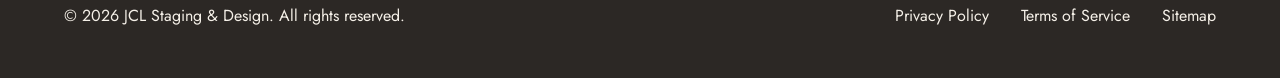
<file: pages/portfolio.html>
<!DOCTYPE html>
<html lang="en" data-i18n-title="meta_portfolio_title">
<head>
  <meta charset="UTF-8" />
  <meta name="viewport" content="width=device-width, initial-scale=1.0" />
  <title>Portfolio — JCL Staging &amp; Design | Luxury Home Staging NY Tri-State</title>
  <meta name="description" content="Explore JCL Staging &amp; Design's portfolio of luxury staged homes across New York, New Jersey, and Connecticut. Penthouse apartments to model homes — extraordinary results." />
  <meta property="og:title" content="Portfolio — JCL Staging &amp; Design" />
  <meta property="og:description" content="A curated portfolio of luxury staged properties across the NY Tri-State area by JCL Staging &amp; Design." />
  <meta property="og:image" content="../images/hero.png" />
  <link rel="preconnect" href="https://fonts.googleapis.com" />
  <link rel="preconnect" href="https://fonts.gstatic.com" crossorigin />
  <link href="https://fonts.googleapis.com/css2?family=Cormorant+Garamond:ital,wght@0,300;0,400;0,500;0,600;1,300;1,400;1,500&family=Jost:wght@300;400;500;600&display=swap" rel="stylesheet" />
  <link rel="stylesheet" href="../css/style.css" />
  <!-- hreflang for bilingual SEO -->
  <link id="hreflang-en" rel="alternate" hreflang="en" href="">
  <link id="hreflang-es" rel="alternate" hreflang="es" href="">
  <link id="hreflang-default" rel="alternate" hreflang="x-default" href="">
</head>
<body class="is-locked" data-page="portfolio">

  <!-- Page Transition -->
  <div class="page-transition" aria-hidden="true"></div>

  <!-- Preloader -->
  <div class="preloader">
    <div class="preloader__logo">
      <div class="preloader__logo-text">JCL</div>
      <div class="preloader__logo-sub">Staging &amp; Design</div>
    </div>
    <div class="preloader__line"></div>
    <div class="preloader__tagline" data-i18n="preloader_tagline">Luxury begins with first impressions.</div>
  </div>

  <!-- Custom Cursor -->
  <div class="cursor">
    <div class="cursor-dot"></div>
    <div class="cursor-ring"></div>
  </div>

  <!-- Scroll Progress -->
  <div class="scroll-progress"></div>

  <!-- Search Overlay -->
  <div class="search-overlay">
    <button class="search-close" data-search-close>Close ✕</button>
    <div class="search-input-wrap">
      <input class="search-field" type="search" placeholder="Search our work…" />
    </div>
  </div>

  <!-- Primary Navigation -->
  <header class="nav nav--light" id="nav">
    <a class="nav__logo" href="../index.html">JCL<span class="nav__logo-sub">Staging &amp; Design</span></a>
    <nav class="nav__links">
      <a class="nav__link is-active" href="portfolio.html">Portfolio</a>
      <a class="nav__link" href="transformations.html">Transformations</a>
      <a class="nav__link" href="services.html">Services</a>
      <a class="nav__link" href="journal.html">Journal</a>
      <a class="nav__link" href="about.html">About</a>
      <a class="nav__link" href="concierge.html">AI Concierge</a>
    </nav>
    <div class="nav__actions"><a class="nav__cta" href="consultation.html" data-i18n="nav_book">Book Consultation</a>
        
        <div class="lang-switcher" role="group" aria-label="Language selector">
          <button class="lang-btn" data-lang-btn="en" aria-pressed="true">EN</button>
          <button class="lang-btn" data-lang-btn="es" aria-pressed="false">ES</button>
        </div>
      </div>
    <button class="nav__toggle" aria-label="Open menu">
      <span class="nav__toggle-line"></span>
      <span class="nav__toggle-line"></span>
      <span class="nav__toggle-line"></span>
    </button>
  </header>

  <!-- Mobile Navigation -->
  <nav class="nav-mobile">
      <ul class="nav-mobile__links">
      <li><a class="nav-mobile__link is-active" href="portfolio.html">Portfolio</a></li>
      <li><a class="nav-mobile__link" href="transformations.html">Transformations</a></li>
      <li><a class="nav-mobile__link" href="services.html">Services</a></li>
      <li><a class="nav-mobile__link" href="journal.html">Journal</a></li>
      <li><a class="nav-mobile__link" href="about.html">About</a></li>
      <li><a class="nav-mobile__link" href="concierge.html">AI Concierge</a></li>
      <li><a class="nav-mobile__link" href="consultation.html">Book Consultation</a></li>
    </ul>
    <div class="nav-mobile__lang" style="display:flex;gap:0;margin:1.5rem auto 0;border:1px solid rgba(184,160,122,0.3);border-radius:3px;overflow:hidden;width:fit-content">
        <button class="lang-btn nav-mobile__lang-btn" data-lang-btn="en" aria-pressed="true" style="padding:0.6rem 1.5rem;font-size:0.75rem;letter-spacing:0.15em;text-transform:uppercase;font-family:var(--font-sans);background:transparent;border:none;color:var(--color-taupe);cursor:pointer">EN</button>
        <button class="lang-btn nav-mobile__lang-btn" data-lang-btn="es" aria-pressed="false" style="padding:0.6rem 1.5rem;font-size:0.75rem;letter-spacing:0.15em;text-transform:uppercase;font-family:var(--font-sans);background:transparent;border-left:1px solid rgba(184,160,122,0.3);color:var(--color-taupe);cursor:pointer">ES</button>
      </div>
    <div class="nav-mobile__bottom">
      <a href="https://instagram.com" class="nav-mobile__social-link" aria-label="Instagram" target="_blank" rel="noopener">Instagram</a>
      <a href="https://linkedin.com" class="nav-mobile__social-link" aria-label="LinkedIn" target="_blank" rel="noopener">LinkedIn</a>
      <a href="https://houzz.com" class="nav-mobile__social-link" aria-label="Houzz" target="_blank" rel="noopener">Houzz</a>
    </div>
  </nav>

  <!-- Main Content -->
  <main id="main-content">

    <!-- Page Hero -->
    <section class="page-hero">
      <div class="page-hero__bg">
        <img src="../images/dining-room.png" alt="JCL Portfolio — Luxury dining room staging" />
      </div>
      <div class="page-hero__overlay"></div>
      <div class="page-hero__content">
        <div class="container">
          <span class="page-hero__eyebrow">Our Work</span>
          <h1 class="page-hero__title">A Portfolio of<br>Extraordinary Homes</h1>
        </div>
      </div>
    </section>

    <!-- Portfolio Grid Section -->
    <section class="section">
      <div class="container">

        <!-- Filters -->
        <div class="portfolio-filters">
          <button class="portfolio-filter is-active" data-filter="all" data-i18n="filter_all">All Work</button>
          <button class="portfolio-filter" data-filter="luxury" data-i18n="filter_luxury">Luxury Homes</button>
          <button class="portfolio-filter" data-filter="condo" data-i18n="filter_condo">Condos</button>
          <button class="portfolio-filter" data-filter="model" data-i18n="filter_model">Model Homes</button>
          <button class="portfolio-filter" data-filter="occupied" data-i18n="filter_occupied">Occupied Staging</button>
          <button class="portfolio-filter" data-filter="commercial" data-i18n="filter_commercial">Commercial</button>
        </div>

        <!-- Portfolio Grid -->
        <div class="portfolio-grid">

          <!-- Large: Park Avenue Penthouse -->
          <div class="portfolio-item portfolio-item--large" data-cat="luxury">
            <img src="../images/hero.png" alt="Park Avenue Penthouse — JCL Staging" loading="lazy" />
            <div class="portfolio-item__overlay">
              <h3 class="portfolio-item__title">The Park Avenue Penthouse</h3>
              <span class="portfolio-item__location">Upper East Side, Manhattan</span>
            </div>
          </div>

          <!-- Small: West Village Residence -->
          <div class="portfolio-item portfolio-item--small" data-cat="luxury condo">
            <img src="../images/luxury-living-2.jpg" alt="West Village Residence — JCL Staging" loading="lazy" />
            <div class="portfolio-item__overlay">
              <h3 class="portfolio-item__title">West Village Residence</h3>
              <span class="portfolio-item__location">West Village, NY</span>
            </div>
          </div>

          <!-- Small: Brooklyn Heights Brownstone -->
          <div class="portfolio-item portfolio-item--small" data-cat="occupied">
            <img src="../images/kitchen.png" alt="Brooklyn Heights Brownstone — JCL Staging" loading="lazy" />
            <div class="portfolio-item__overlay">
              <h3 class="portfolio-item__title">Brooklyn Heights Brownstone</h3>
              <span class="portfolio-item__location">Brooklyn, NY</span>
            </div>
          </div>

          <!-- Medium: Tribeca Loft Collection -->
          <div class="portfolio-item portfolio-item--medium" data-cat="model">
            <img src="../images/model-home.jpg" alt="Tribeca Loft Collection — JCL Staging" loading="lazy" />
            <div class="portfolio-item__overlay">
              <h3 class="portfolio-item__title">Tribeca Loft Collection</h3>
              <span class="portfolio-item__location">Tribeca, Manhattan</span>
            </div>
          </div>

          <!-- Medium: The Riverside Estate -->
          <div class="portfolio-item portfolio-item--medium" data-cat="luxury">
            <img src="../images/dining-room.png" alt="The Riverside Estate — JCL Staging" loading="lazy" />
            <div class="portfolio-item__overlay">
              <h3 class="portfolio-item__title">The Riverside Estate</h3>
              <span class="portfolio-item__location">Riverdale, NY</span>
            </div>
          </div>

          <!-- Large: The Founders Suite -->
          <div class="portfolio-item portfolio-item--large" data-cat="model commercial">
            <img src="../images/founders.png" alt="The Founders Suite — JCL Staging" loading="lazy" />
            <div class="portfolio-item__overlay">
              <h3 class="portfolio-item__title">The Founders Suite</h3>
              <span class="portfolio-item__location">Midtown, Manhattan</span>
            </div>
          </div>

          <!-- Small: Chelsea Gallery Loft -->
          <div class="portfolio-item portfolio-item--small" data-cat="luxury">
            <img src="../images/after-living.png" alt="Chelsea Gallery Loft — JCL Staging" loading="lazy" />
            <div class="portfolio-item__overlay">
              <h3 class="portfolio-item__title">Chelsea Gallery Loft</h3>
              <span class="portfolio-item__location">Chelsea, NY</span>
            </div>
          </div>

          <!-- Small: The Central Park View -->
          <div class="portfolio-item portfolio-item--small" data-cat="condo occupied">
            <img src="../images/before-after-bedroom.png" alt="The Central Park View — JCL Staging" loading="lazy" />
            <div class="portfolio-item__overlay">
              <h3 class="portfolio-item__title">The Central Park View</h3>
              <span class="portfolio-item__location">Columbus Circle, NY</span>
            </div>
          </div>

        </div><!-- /.portfolio-grid -->

      </div><!-- /.container -->
    </section>

    <!-- CTA Section -->
    <section class="cta-section">
      <div class="cta-section__bg">
        <img src="../images/model-home.jpg" alt="JCL Staging — Ready to Transform Your Property" />
      </div>
      <div class="cta-section__overlay"></div>
      <div class="cta-section__content">
        <div class="container">
          <div class="section-label section-label--light"><span data-i18n="portfolio_cta_eyebrow">Begin Your Project</span></div>
          <h2 class="cta-section__headline">Ready to Transform<br>Your Property?</h2>
          <p class="cta-section__desc"><span data-i18n="portfolio_cta_desc">Every extraordinary home begins with a conversation.</span></p>
          <div class="cta-section__actions">
            <a class="btn btn--primary" href="consultation.html">Book a Consultation</a>
            <a class="btn btn--outline" href="services.html">Explore Services</a>
          </div>
        </div>
      </div>
    </section>

  </main>

  <!-- Footer -->
  <footer class="footer">
    <div class="container">
      <div class="footer__grid">

        <!-- Brand -->
        <div class="footer__col footer__col--brand">
          <a class="footer__logo" href="../index.html">JCL<span>Staging &amp; Design</span></a>
          <p class="footer__tagline">Luxury begins with first impressions. Serving the NY Tri-State area since 2017.</p>
          <div class="footer__social">
            <a href="https://instagram.com" aria-label="Instagram" target="_blank" rel="noopener">Ig</a>
            <a href="https://linkedin.com" aria-label="LinkedIn" target="_blank" rel="noopener">Li</a>
            <a href="https://houzz.com" aria-label="Houzz" target="_blank" rel="noopener">Hz</a>
          </div>
        </div>

        <!-- Explore -->
        <div class="footer__col">
          <h4 class="footer__col-title">Explore</h4>
          <ul class="footer__links">
            <li><a href="portfolio.html">Portfolio</a></li>
            <li><a href="transformations.html">Transformations</a></li>
            <li><a href="services.html">Services</a></li>
            <li><a href="journal.html">Journal</a></li>
            <li><a href="about.html">About</a></li>
            <li><a href="concierge.html">AI Concierge</a></li>
          </ul>
        </div>

        <!-- Contact -->
        <div class="footer__col">
          <h4 class="footer__col-title">Contact</h4>
          <ul class="footer__links">
            <li><a href="consultation.html">Book Consultation</a></li>
            <li><a href="mailto:hello@jclstaging.com">hello@jclstaging.com</a></li>
            <li><a href="tel:+12125550190">+1 (212) 555-0190</a></li>
            <li><span>New York, NY 10001</span></li>
          </ul>
        </div>

        <!-- Newsletter -->
        <div class="footer__col footer__col--newsletter">
          <h4 class="footer__col-title">Stay Inspired</h4>
          <p class="footer__newsletter-desc">Receive curated design insights and market intelligence from Julia and Alfredo.</p>
          <form class="footer__newsletter-form" onsubmit="return false;">
            <input class="footer__newsletter-input" type="email" placeholder="Your email address" aria-label="Email address" />
            <button class="footer__newsletter-btn" type="submit">Subscribe</button>
          </form>
        </div>

      </div><!-- /.footer__grid -->

      <div class="footer__bottom">
        <p>© 2026 JCL Staging &amp; Design. All rights reserved.</p>
        <div class="footer__legal">
          <a href="privacy.html">Privacy Policy</a>
          <a href="terms.html">Terms of Service</a>
          <a href="../sitemap.xml">Sitemap</a>
        </div>
      </div>

    </div><!-- /.container -->
  </footer>

  <!-- Sticky CTA -->
  <div class="sticky-cta">
    <a class="btn btn--primary" href="consultation.html" data-i18n="nav_book_now">Book Now</a>
  </div>

  <!-- Olivia AI Concierge -->
  <button class="concierge-fab" id="concierge-fab" aria-label="Chat with Olivia, AI Design Concierge">
    <img class="concierge-fab__avatar" src="../images/olivia-avatar.jpg" alt="Olivia — JCL AI Concierge" />
    <span class="concierge-fab__label" data-i18n="olivia_label">Chat with Olivia</span>
    <span class="concierge-fab__online" aria-label="Online"></span>
  </button>

  <div class="concierge-panel" id="concierge-panel" aria-hidden="true">
    <div class="concierge-panel__header">
      <img class="concierge-panel__avatar" src="../images/olivia-avatar.jpg" alt="Olivia" />
      <div class="concierge-panel__info">
        <span class="concierge-panel__name" data-i18n="olivia_name">Olivia</span>
        <span class="concierge-panel__status">AI Design Concierge · Online</span>
      </div>
      <button class="concierge-panel__close" id="concierge-close" aria-label="Close chat">✕</button>
    </div>
    <div class="concierge-msgs" id="concierge-msgs">
      <div class="concierge-msg concierge-msg--ai">
        <p>Hello! I'm Olivia, your personal design concierge at JCL Staging &amp; Design. I'd love to help you explore our portfolio or answer any questions about staging your property. What can I assist you with today?</p>
      </div>
    </div>
    <div class="concierge-suggestions">
      <button class="concierge-suggestion" data-suggestion="Tell me about luxury home staging">Luxury staging</button>
      <button class="concierge-suggestion" data-suggestion="How do I book a consultation?">Book a call</button>
      <button class="concierge-suggestion" data-suggestion="What areas do you serve?">Service areas</button>
    </div>
    <div class="concierge-panel__footer">
      <input class="concierge-input" type="text" placeholder="Ask Olivia anything…" aria-label="Message Olivia" />
      <button class="concierge-send" aria-label="Send message">
        <svg width="20" height="20" viewBox="0 0 24 24" fill="none" stroke="currentColor" stroke-width="2" stroke-linecap="round" stroke-linejoin="round">
          <line x1="22" y1="2" x2="11" y2="13"></line>
          <polygon points="22 2 15 22 11 13 2 9 22 2"></polygon>
        </svg>
      </button>
    </div>
  </div>
  <script src="../js/i18n.js"></script>
  <script src="../js/main.js"></script>
</body>
</html>
</file>
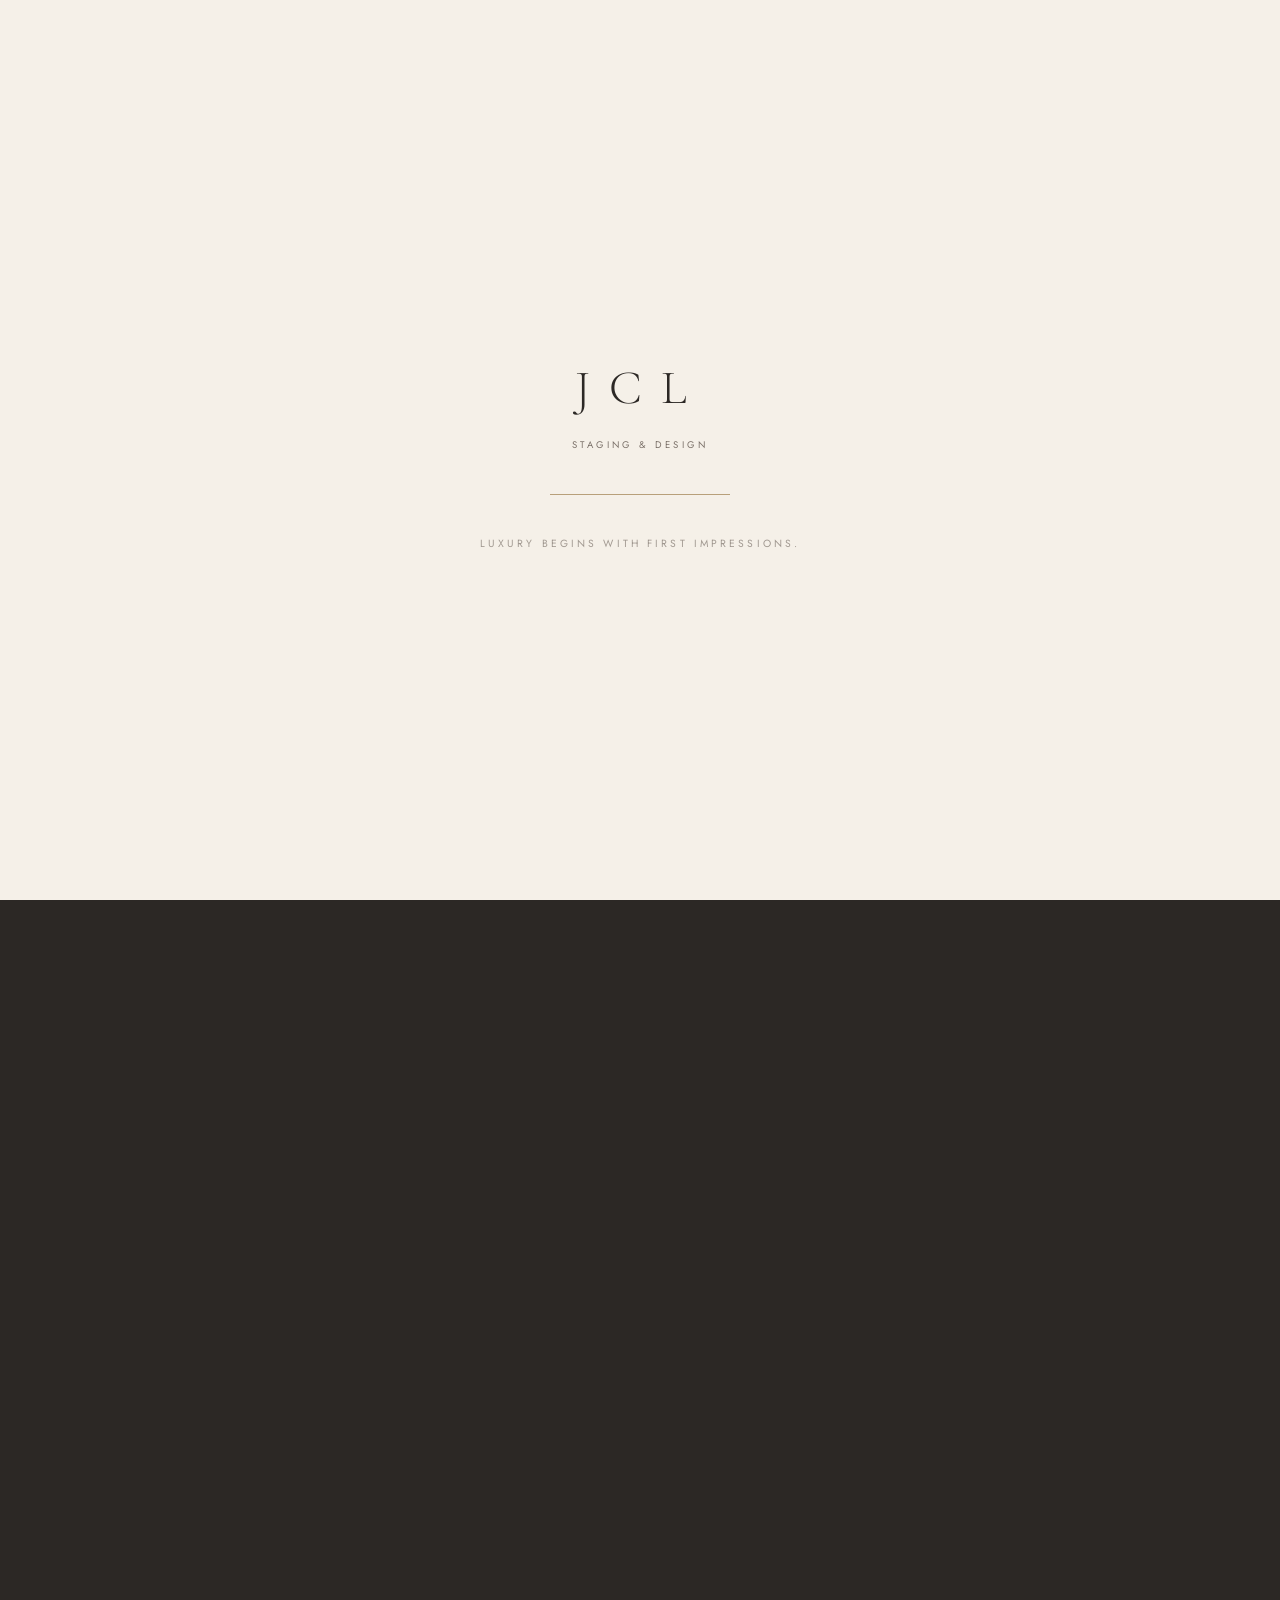
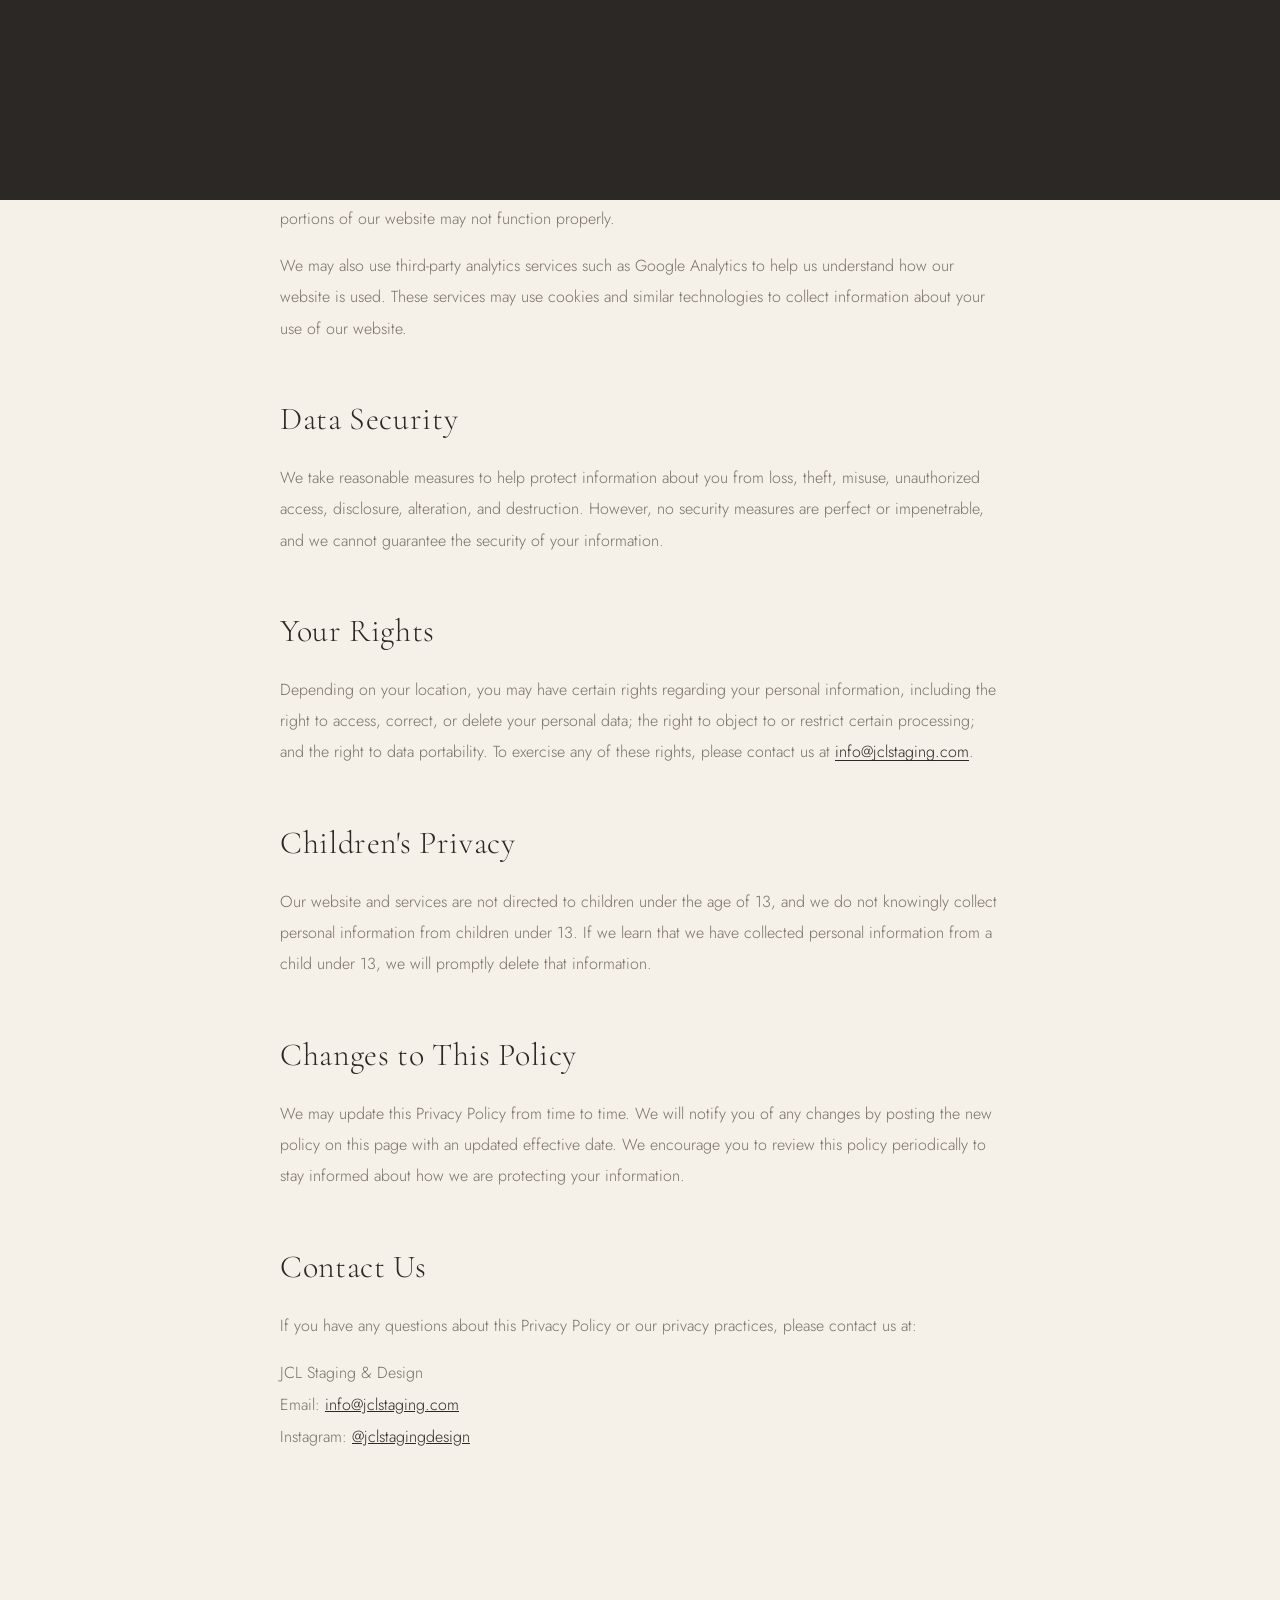
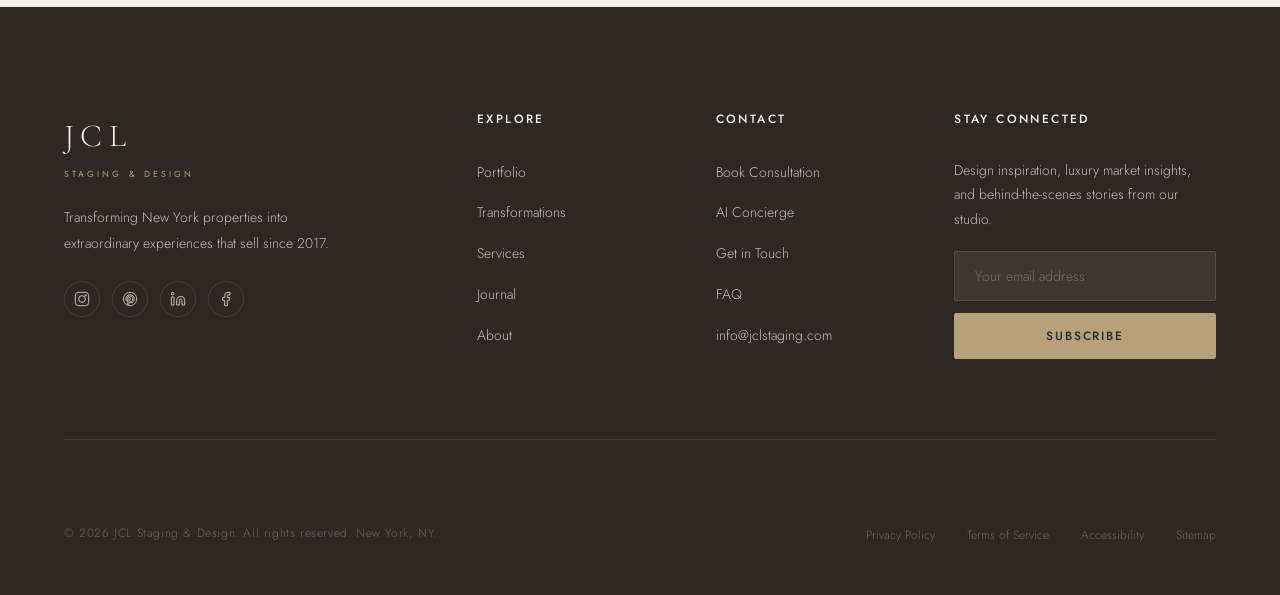
<file: pages/privacy.html>
<!DOCTYPE html>
<html lang="en" data-i18n-title="meta_privacy_title">
<head>
  <meta charset="UTF-8" />
  <meta name="viewport" content="width=device-width, initial-scale=1.0" />
  <title>Privacy Policy | JCL Staging &amp; Design</title>
  <meta name="description" content="JCL Staging &amp; Design Privacy Policy — how we collect, use, and protect your personal information." />
  <meta name="robots" content="noindex, follow" />
  <link rel="canonical" href="https://jclstaging.com/pages/privacy.html" />
  <!-- Open Graph -->
  <meta property="og:title" content="Privacy Policy | JCL Staging &amp; Design" />
  <meta property="og:description" content="JCL Staging &amp; Design Privacy Policy — how we collect, use, and protect your personal information." />
  <meta property="og:type" content="website" />
  <meta property="og:url" content="https://jclstaging.com/pages/privacy.html" />
  <!-- Fonts -->
  <link rel="preconnect" href="https://fonts.googleapis.com" />
  <link rel="preconnect" href="https://fonts.gstatic.com" crossorigin />
  <link href="https://fonts.googleapis.com/css2?family=Cormorant+Garamond:ital,wght@0,300;0,400;0,500;0,600;1,300;1,400&family=Jost:wght@300;400;500;600&display=swap" rel="stylesheet" />
  <link rel="stylesheet" href="../css/style.css" />
  <!-- hreflang for bilingual SEO -->
  <link id="hreflang-en" rel="alternate" hreflang="en" href="">
  <link id="hreflang-es" rel="alternate" hreflang="es" href="">
  <link id="hreflang-default" rel="alternate" hreflang="x-default" href="">
</head>
<body class="is-locked" data-page="privacy">

  <div class="page-transition" aria-hidden="true"></div>
  <div class="cursor"><div class="cursor-dot"></div><div class="cursor-ring"></div></div>
  <div class="scroll-progress"></div>

  <!-- Preloader -->
  <div class="preloader" role="status" aria-label="Loading JCL Staging">
    <div class="preloader__logo">
      <div class="preloader__logo-text">JCL</div>
      <div class="preloader__logo-sub">Staging &amp; Design</div>
    </div>
    <div class="preloader__line"></div>
    <div class="preloader__tagline" data-i18n="preloader_tagline">Luxury begins with first impressions.</div>
  </div>

  <!-- Navigation -->
  <header class="nav nav--light" id="nav" role="banner">
    <a href="../index.html" class="nav__logo" aria-label="JCL Staging &amp; Design — Home">
      JCL
      <span class="nav__logo-sub">Staging &amp; Design</span>
    </a>
    <nav class="nav__links" aria-label="Primary navigation">
      <a href="portfolio.html" class="nav__link" data-i18n="nav_portfolio">Portfolio</a>
      <a href="transformations.html" class="nav__link" data-i18n="nav_transformations">Transformations</a>
      <a href="services.html" class="nav__link" data-i18n="nav_services">Services</a>
      <a href="journal.html" class="nav__link" data-i18n="nav_journal">Journal</a>
      <a href="about.html" class="nav__link" data-i18n="nav_about">About</a>
      <a href="concierge.html" class="nav__link" data-i18n="nav_concierge">AI Concierge</a>
    </nav>
    <div class="nav__actions"><a href="consultation.html" class="nav__cta" data-i18n="nav_book">Book Consultation</a>
        
        <div class="lang-switcher" role="group" aria-label="Language selector">
          <button class="lang-btn" data-lang-btn="en" aria-pressed="true">EN</button>
          <button class="lang-btn" data-lang-btn="es" aria-pressed="false">ES</button>
        </div>
      </div>
    <button class="nav__toggle" id="nav-toggle" aria-label="Open menu" aria-expanded="false" aria-controls="mobile-nav">
      <span class="nav__toggle-line"></span>
      <span class="nav__toggle-line"></span>
      <span class="nav__toggle-line"></span>
    </button>
  </header>
  <nav class="nav-mobile" id="mobile-nav" aria-label="Mobile navigation" aria-hidden="true">
      <ul class="nav-mobile__links">
      <li><a href="portfolio.html" class="nav-mobile__link" data-i18n="nav_portfolio">Portfolio</a></li>
      <li><a href="transformations.html" class="nav-mobile__link" data-i18n="nav_transformations">Transformations</a></li>
      <li><a href="services.html" class="nav-mobile__link" data-i18n="nav_services">Services</a></li>
      <li><a href="journal.html" class="nav-mobile__link" data-i18n="nav_journal">Journal</a></li>
      <li><a href="about.html" class="nav-mobile__link" data-i18n="nav_about">About</a></li>
      <li><a href="concierge.html" class="nav-mobile__link" data-i18n="nav_concierge">AI Concierge</a></li>
      <li><a href="contact.html" class="nav-mobile__link">Contact</a></li>
      <li><a href="consultation.html" class="nav-mobile__link" data-i18n="nav_book">Book Consultation</a></li>
    </ul>
    <div class="nav-mobile__lang" style="display:flex;gap:0;margin:1.5rem auto 0;border:1px solid rgba(184,160,122,0.3);border-radius:3px;overflow:hidden;width:fit-content">
        <button class="lang-btn nav-mobile__lang-btn" data-lang-btn="en" aria-pressed="true" style="padding:0.6rem 1.5rem;font-size:0.75rem;letter-spacing:0.15em;text-transform:uppercase;font-family:var(--font-sans);background:transparent;border:none;color:var(--color-taupe);cursor:pointer">EN</button>
        <button class="lang-btn nav-mobile__lang-btn" data-lang-btn="es" aria-pressed="false" style="padding:0.6rem 1.5rem;font-size:0.75rem;letter-spacing:0.15em;text-transform:uppercase;font-family:var(--font-sans);background:transparent;border-left:1px solid rgba(184,160,122,0.3);color:var(--color-taupe);cursor:pointer">ES</button>
      </div>
    <div class="nav-mobile__bottom">
      <a href="https://www.instagram.com/jclstagingdesign/" class="nav-mobile__social-link" target="_blank" rel="noopener">Instagram</a>
      <a href="https://www.pinterest.com/jclstagingdesign/" class="nav-mobile__social-link" target="_blank" rel="noopener">Pinterest</a>
      <a href="https://www.linkedin.com/company/jcl-staging-design/" class="nav-mobile__social-link" target="_blank" rel="noopener">LinkedIn</a>
    </div>
  </nav>

  <!-- Main Content -->
  <main id="main-content">

    <!-- Page Hero -->
    <section class="page-hero" aria-label="Page hero">
      <div class="page-hero__bg">
        <img src="../images/kitchen.png" alt="Luxury kitchen staged by JCL Staging &amp; Design" class="page-hero__image" fetchpriority="high" />
        <div class="page-hero__overlay"></div>
      </div>
      <div class="page-hero__content container">
        <p class="page-hero__eyebrow">Legal</p>
        <h1 class="page-hero__title">Privacy Policy</h1>
      </div>
    </section>
    <section class="section" aria-labelledby="privacy-heading">
      <div class="container">
        <div class="prose" style="max-width:720px;margin:0 auto">

          <p style="font-size:0.875rem;color:var(--color-taupe-lt);margin-bottom:3rem">Last updated: July 1, 2026</p>

          <h2 id="privacy-heading" style="font-family:'Cormorant Garamond',serif;color:var(--color-charcoal);font-weight:300;font-size:clamp(1.5rem,3vw,2rem);margin-bottom:1rem;margin-top:3rem;letter-spacing:0.02em">Information We Collect</h2>
          <p>We collect information you provide directly to us when you complete our consultation form, contact us through our website, subscribe to our newsletter, or otherwise communicate with us. This may include your name, email address, phone number, property address, and details about your home staging needs.</p>
          <p>We also automatically collect certain information when you visit our website, including your IP address, browser type, operating system, referring URLs, pages viewed, and the dates and times of your visits. This information is collected through cookies and similar tracking technologies.</p>

          <h2 style="font-family:'Cormorant Garamond',serif;color:var(--color-charcoal);font-weight:300;font-size:clamp(1.5rem,3vw,2rem);margin-bottom:1rem;margin-top:3rem;letter-spacing:0.02em">How We Use Your Information</h2>
          <p>We use the information we collect to provide, maintain, and improve our services; to respond to your inquiries and fulfill your requests; to send you administrative information, such as updates to our policies; to send you marketing communications, including information about our services, promotions, and events (you may opt out of these at any time); to personalize your experience on our website; to monitor and analyze trends, usage, and activities; and to comply with legal obligations.</p>

          <h2 style="font-family:'Cormorant Garamond',serif;color:var(--color-charcoal);font-weight:300;font-size:clamp(1.5rem,3vw,2rem);margin-bottom:1rem;margin-top:3rem;letter-spacing:0.02em">Information Sharing</h2>
          <p>We do not sell, trade, or rent your personal information to third parties. We may share your information with trusted service providers who assist us in operating our website and conducting our business, provided they agree to keep this information confidential. We may also disclose your information when we believe disclosure is appropriate to comply with the law, enforce our policies, or protect our or others' rights, property, or safety.</p>

          <h2 style="font-family:'Cormorant Garamond',serif;color:var(--color-charcoal);font-weight:300;font-size:clamp(1.5rem,3vw,2rem);margin-bottom:1rem;margin-top:3rem;letter-spacing:0.02em">Cookies and Tracking</h2>
          <p>Our website uses cookies — small text files placed on your device — to enhance your browsing experience, analyze site traffic, and understand where our visitors are coming from. You can instruct your browser to refuse all cookies or to indicate when a cookie is being sent. However, if you do not accept cookies, some portions of our website may not function properly.</p>
          <p>We may also use third-party analytics services such as Google Analytics to help us understand how our website is used. These services may use cookies and similar technologies to collect information about your use of our website.</p>

          <h2 style="font-family:'Cormorant Garamond',serif;color:var(--color-charcoal);font-weight:300;font-size:clamp(1.5rem,3vw,2rem);margin-bottom:1rem;margin-top:3rem;letter-spacing:0.02em">Data Security</h2>
          <p>We take reasonable measures to help protect information about you from loss, theft, misuse, unauthorized access, disclosure, alteration, and destruction. However, no security measures are perfect or impenetrable, and we cannot guarantee the security of your information.</p>

          <h2 style="font-family:'Cormorant Garamond',serif;color:var(--color-charcoal);font-weight:300;font-size:clamp(1.5rem,3vw,2rem);margin-bottom:1rem;margin-top:3rem;letter-spacing:0.02em">Your Rights</h2>
          <p>Depending on your location, you may have certain rights regarding your personal information, including the right to access, correct, or delete your personal data; the right to object to or restrict certain processing; and the right to data portability. To exercise any of these rights, please contact us at <a href="mailto:info@jclstaging.com" style="color:var(--color-charcoal);text-decoration:underline;text-underline-offset:3px">info@jclstaging.com</a>.</p>

          <h2 style="font-family:'Cormorant Garamond',serif;color:var(--color-charcoal);font-weight:300;font-size:clamp(1.5rem,3vw,2rem);margin-bottom:1rem;margin-top:3rem;letter-spacing:0.02em">Children's Privacy</h2>
          <p>Our website and services are not directed to children under the age of 13, and we do not knowingly collect personal information from children under 13. If we learn that we have collected personal information from a child under 13, we will promptly delete that information.</p>

          <h2 style="font-family:'Cormorant Garamond',serif;color:var(--color-charcoal);font-weight:300;font-size:clamp(1.5rem,3vw,2rem);margin-bottom:1rem;margin-top:3rem;letter-spacing:0.02em">Changes to This Policy</h2>
          <p>We may update this Privacy Policy from time to time. We will notify you of any changes by posting the new policy on this page with an updated effective date. We encourage you to review this policy periodically to stay informed about how we are protecting your information.</p>

          <h2 style="font-family:'Cormorant Garamond',serif;color:var(--color-charcoal);font-weight:300;font-size:clamp(1.5rem,3vw,2rem);margin-bottom:1rem;margin-top:3rem;letter-spacing:0.02em">Contact Us</h2>
          <p>If you have any questions about this Privacy Policy or our privacy practices, please contact us at:</p>
          <address style="font-style:normal;color:var(--color-taupe);font-weight:300;line-height:2;margin-top:1rem">
            JCL Staging &amp; Design<br>
            Email: <a href="mailto:info@jclstaging.com" style="color:var(--color-charcoal)">info@jclstaging.com</a><br>
            Instagram: <a href="https://instagram.com/jclstagingdesign" target="_blank" rel="noopener" style="color:var(--color-charcoal)">@jclstagingdesign</a>
          </address>

        </div>
      </div>
    </section>
  </main>

  <!-- Footer -->
  <footer class="footer" role="contentinfo">
    <div class="container">
      <div class="footer__grid">
        <div class="footer__brand">
          <a href="../index.html" class="footer__logo" aria-label="JCL Staging &amp; Design — Home">
            JCL
            <span class="footer__logo-sub">Staging &amp; Design</span>
          </a>
          <p class="footer__tagline">Transforming New York properties into extraordinary experiences that sell since 2017.</p>
          <div class="footer__social" aria-label="Social media links">
            <a href="https://www.instagram.com/jclstagingdesign/" class="footer__social-link" target="_blank" rel="noopener" aria-label="Instagram">
              <svg width="16" height="16" viewBox="0 0 24 24" fill="none" stroke="currentColor" stroke-width="1.5" aria-hidden="true"><rect x="2" y="2" width="20" height="20" rx="5"/><circle cx="12" cy="12" r="5"/><circle cx="17.5" cy="6.5" r="1" fill="currentColor"/></svg>
            </a>
            <a href="https://www.pinterest.com/jclstagingdesign/" class="footer__social-link" target="_blank" rel="noopener" aria-label="Pinterest">
              <svg width="16" height="16" viewBox="0 0 24 24" fill="none" stroke="currentColor" stroke-width="1.5" aria-hidden="true"><path d="M12 2C6.477 2 2 6.477 2 12c0 4.236 2.636 7.855 6.356 9.312-.088-.791-.167-2.005.035-2.868.181-.78 1.172-4.97 1.172-4.97s-.299-.598-.299-1.482c0-1.388.806-2.428 1.808-2.428.853 0 1.267.64 1.267 1.408 0 .858-.546 2.141-.828 3.33-.236.995.499 1.806 1.476 1.806 1.771 0 3.132-1.866 3.132-4.563 0-2.386-1.716-4.054-4.162-4.054-2.834 0-4.498 2.126-4.498 4.323 0 .856.329 1.773.74 2.274a.3.3 0 01.069.285c-.075.314-.243.995-.276 1.134-.044.183-.146.222-.337.134-1.249-.581-2.03-2.407-2.03-3.874 0-3.154 2.292-6.052 6.608-6.052 3.469 0 6.165 2.473 6.165 5.776 0 3.447-2.173 6.22-5.19 6.22-1.013 0-1.966-.527-2.292-1.148l-.623 2.378c-.226.869-.835 1.958-1.244 2.621.937.29 1.931.446 2.962.446 5.523 0 10-4.477 10-10S17.523 2 12 2z"/></svg>
            </a>
            <a href="https://www.linkedin.com/company/jcl-staging-design/" class="footer__social-link" target="_blank" rel="noopener" aria-label="LinkedIn">
              <svg width="16" height="16" viewBox="0 0 24 24" fill="none" stroke="currentColor" stroke-width="1.5" aria-hidden="true"><path d="M16 8a6 6 0 016 6v7h-4v-7a2 2 0 00-2-2 2 2 0 00-2 2v7h-4v-7a6 6 0 016-6zM2 9h4v12H2z"/><circle cx="4" cy="4" r="2"/></svg>
            </a>
            <a href="https://www.facebook.com/JCLStagingDesign" class="footer__social-link" target="_blank" rel="noopener" aria-label="Facebook">
              <svg width="16" height="16" viewBox="0 0 24 24" fill="none" stroke="currentColor" stroke-width="1.5" aria-hidden="true"><path d="M18 2h-3a5 5 0 00-5 5v3H7v4h3v8h4v-8h3l1-4h-4V7a1 1 0 011-1h3z"/></svg>
            </a>
          </div>
        </div>
        <div>
          <h3 class="footer__col-title">Explore</h3>
          <ul class="footer__links">
            <li><a href="portfolio.html" class="footer__link">Portfolio</a></li>
            <li><a href="transformations.html" class="footer__link">Transformations</a></li>
            <li><a href="services.html" class="footer__link">Services</a></li>
            <li><a href="journal.html" class="footer__link">Journal</a></li>
            <li><a href="about.html" class="footer__link">About</a></li>
          </ul>
        </div>
        <div>
          <h3 class="footer__col-title">Contact</h3>
          <ul class="footer__links">
            <li><a href="consultation.html" class="footer__link">Book Consultation</a></li>
            <li><a href="concierge.html" class="footer__link">AI Concierge</a></li>
            <li><a href="contact.html" class="footer__link">Get in Touch</a></li>
            <li><a href="faq.html" class="footer__link">FAQ</a></li>
            <li><a href="mailto:info@jclstaging.com" class="footer__link">info@jclstaging.com</a></li>
          </ul>
        </div>
        <div>
          <h3 class="footer__col-title">Stay Connected</h3>
          <p class="footer__newsletter-desc">Design inspiration, luxury market insights, and behind-the-scenes stories from our studio.</p>
          <form class="footer__newsletter-form" action="#" method="POST" aria-label="Newsletter signup">
            <input type="email" class="footer__newsletter-input" placeholder="Your email address" aria-label="Email address" required />
            <button type="submit" class="footer__newsletter-btn">Subscribe</button>
          </form>
        </div>
      </div>
      <div class="footer__bottom">
        <p class="footer__copyright">&copy; 2026 JCL Staging &amp; Design. All rights reserved. New York, NY.</p>
        <ul class="footer__legal" aria-label="Legal links">
          <li><a href="privacy.html" class="footer__legal-link">Privacy Policy</a></li>
          <li><a href="terms.html" class="footer__legal-link">Terms of Service</a></li>
          <li><a href="#" class="footer__legal-link">Accessibility</a></li>
          <li><a href="../sitemap.xml" class="footer__legal-link">Sitemap</a></li>
        </ul>
      </div>
    </div>
  </footer>

  <!-- Sticky CTA -->
  <div class="sticky-cta" aria-hidden="true">
    <a href="consultation.html" class="btn btn--primary">Book Now</a>
  </div>

  <!-- AI Concierge -->
  <button class="concierge-fab" id="concierge-fab" aria-label="Chat with Olivia, our AI Design Concierge" aria-expanded="false" aria-controls="concierge-panel">
    <img src="../images/olivia-avatar.jpg" alt="Olivia — JCL AI Design Concierge" class="concierge-fab__avatar" />
    <span class="concierge-fab__label">Chat with Olivia</span>
    <span class="concierge-fab__online" aria-label="Online"></span>
  </button>
  <div class="concierge-panel" id="concierge-panel" role="dialog" aria-label="Chat with Olivia" aria-modal="true">
    <div class="concierge-panel__header">
      <img src="../images/olivia-avatar.jpg" alt="Olivia" class="concierge-panel__avatar" />
      <div>
        <span class="concierge-panel__name" data-i18n="olivia_name">Olivia</span>
        <span class="concierge-panel__status">
          <span class="concierge-panel__online-dot" aria-hidden="true"></span>
          Design Concierge · Online
        </span>
      </div>
      <button class="concierge-panel__close" aria-label="Close chat">✕</button>
    </div>
    <div class="concierge-msgs" id="concierge-msgs" aria-live="polite" aria-label="Chat messages">
      <div class="msg msg--ai">
        <img src="../images/olivia-avatar.jpg" alt="Olivia" class="msg__av" />
        <div class="msg__bubble">
          Welcome to JCL Staging. I'm Olivia, your Design Concierge.<br><br>
          I'd love to learn about your home and help you create an unforgettable first impression. What brings you here today?
        </div>
      </div>
    </div>
    <div class="concierge-suggestions" aria-label="Quick replies">
      <button class="concierge-suggestion">I want to stage my home for sale</button>
      <button class="concierge-suggestion">I'm a realtor</button>
      <button class="concierge-suggestion">What do you charge?</button>
    </div>
    <div class="concierge-panel__footer">
      <input class="concierge-input" type="text" placeholder="Message Olivia…" aria-label="Type your message" />
      <button class="concierge-send" aria-label="Send message">
        <svg viewBox="0 0 20 20" fill="none" aria-hidden="true"><path d="M3 10L17 3L10 17L9 11L3 10Z" fill="currentColor"/></svg>
      </button>
    </div>
  </div>
  <script src="../js/main.js" defer></script>
</body>
</html>
</file>
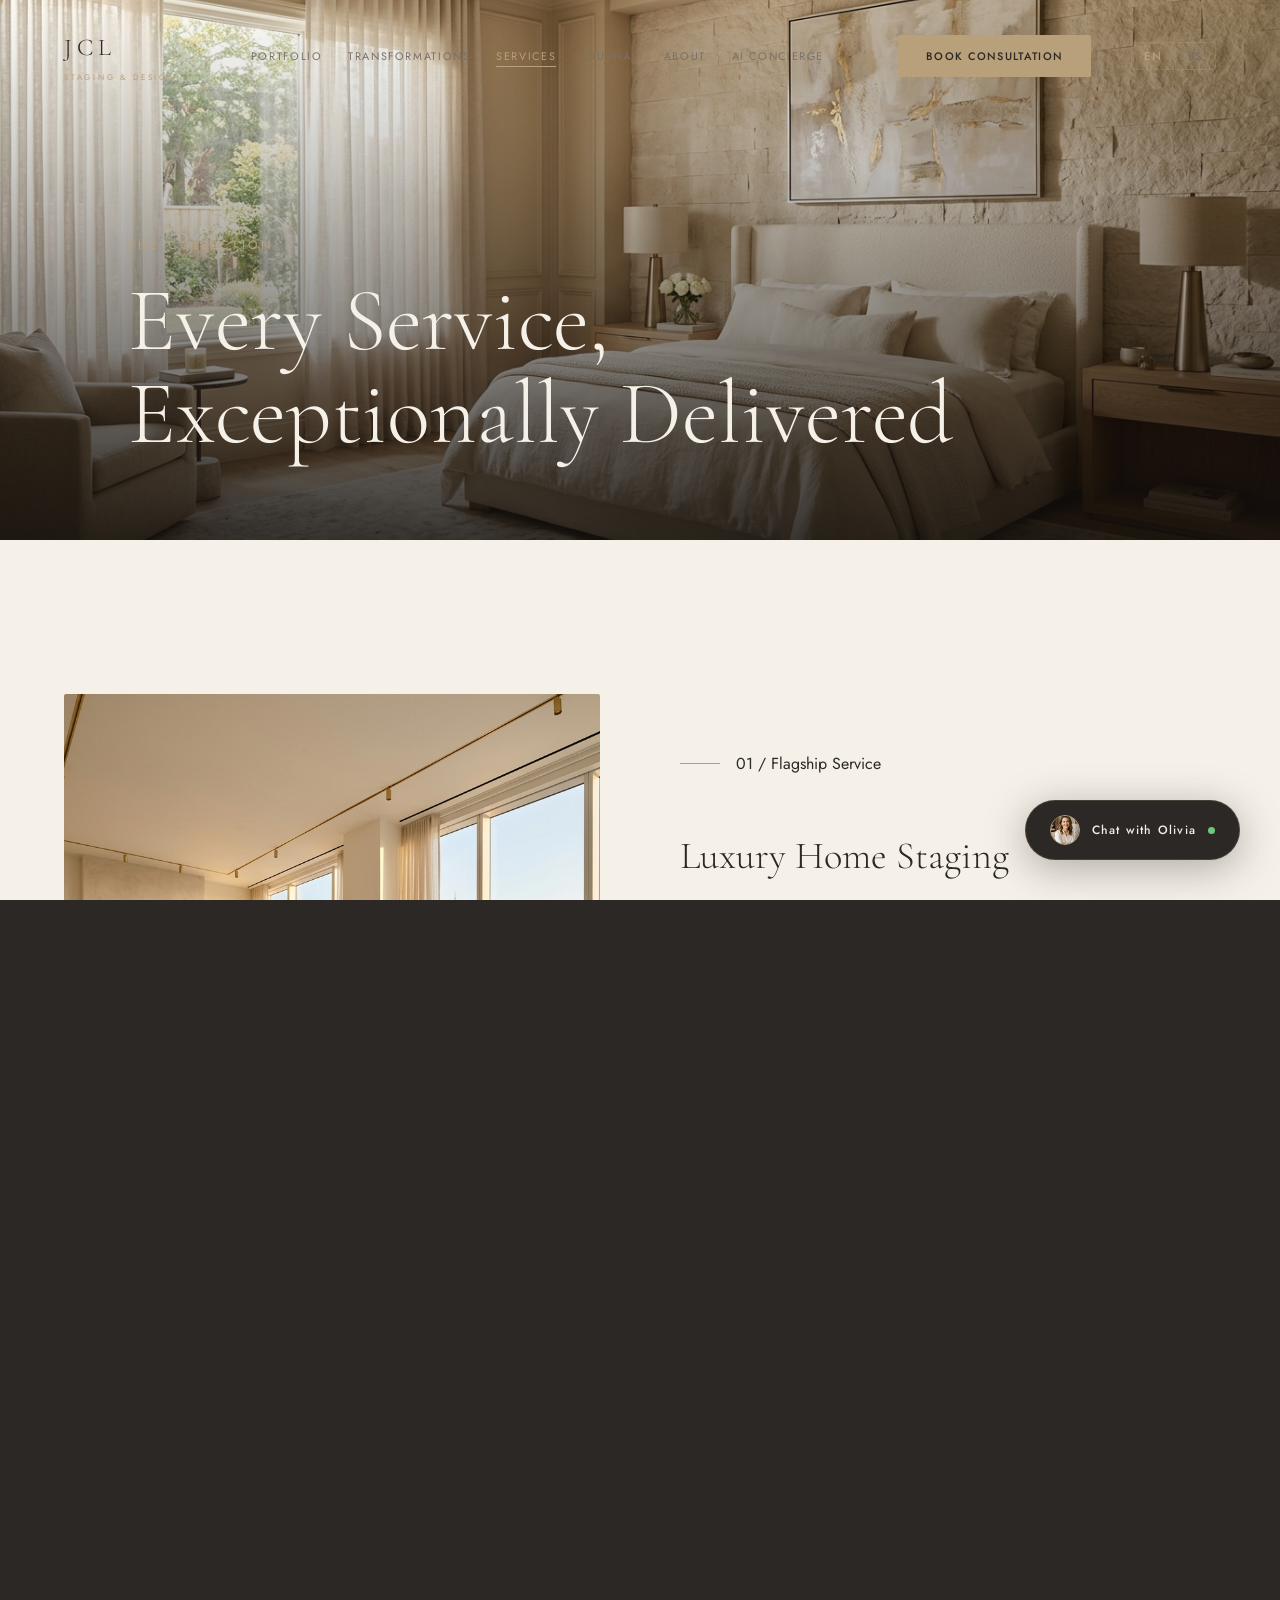
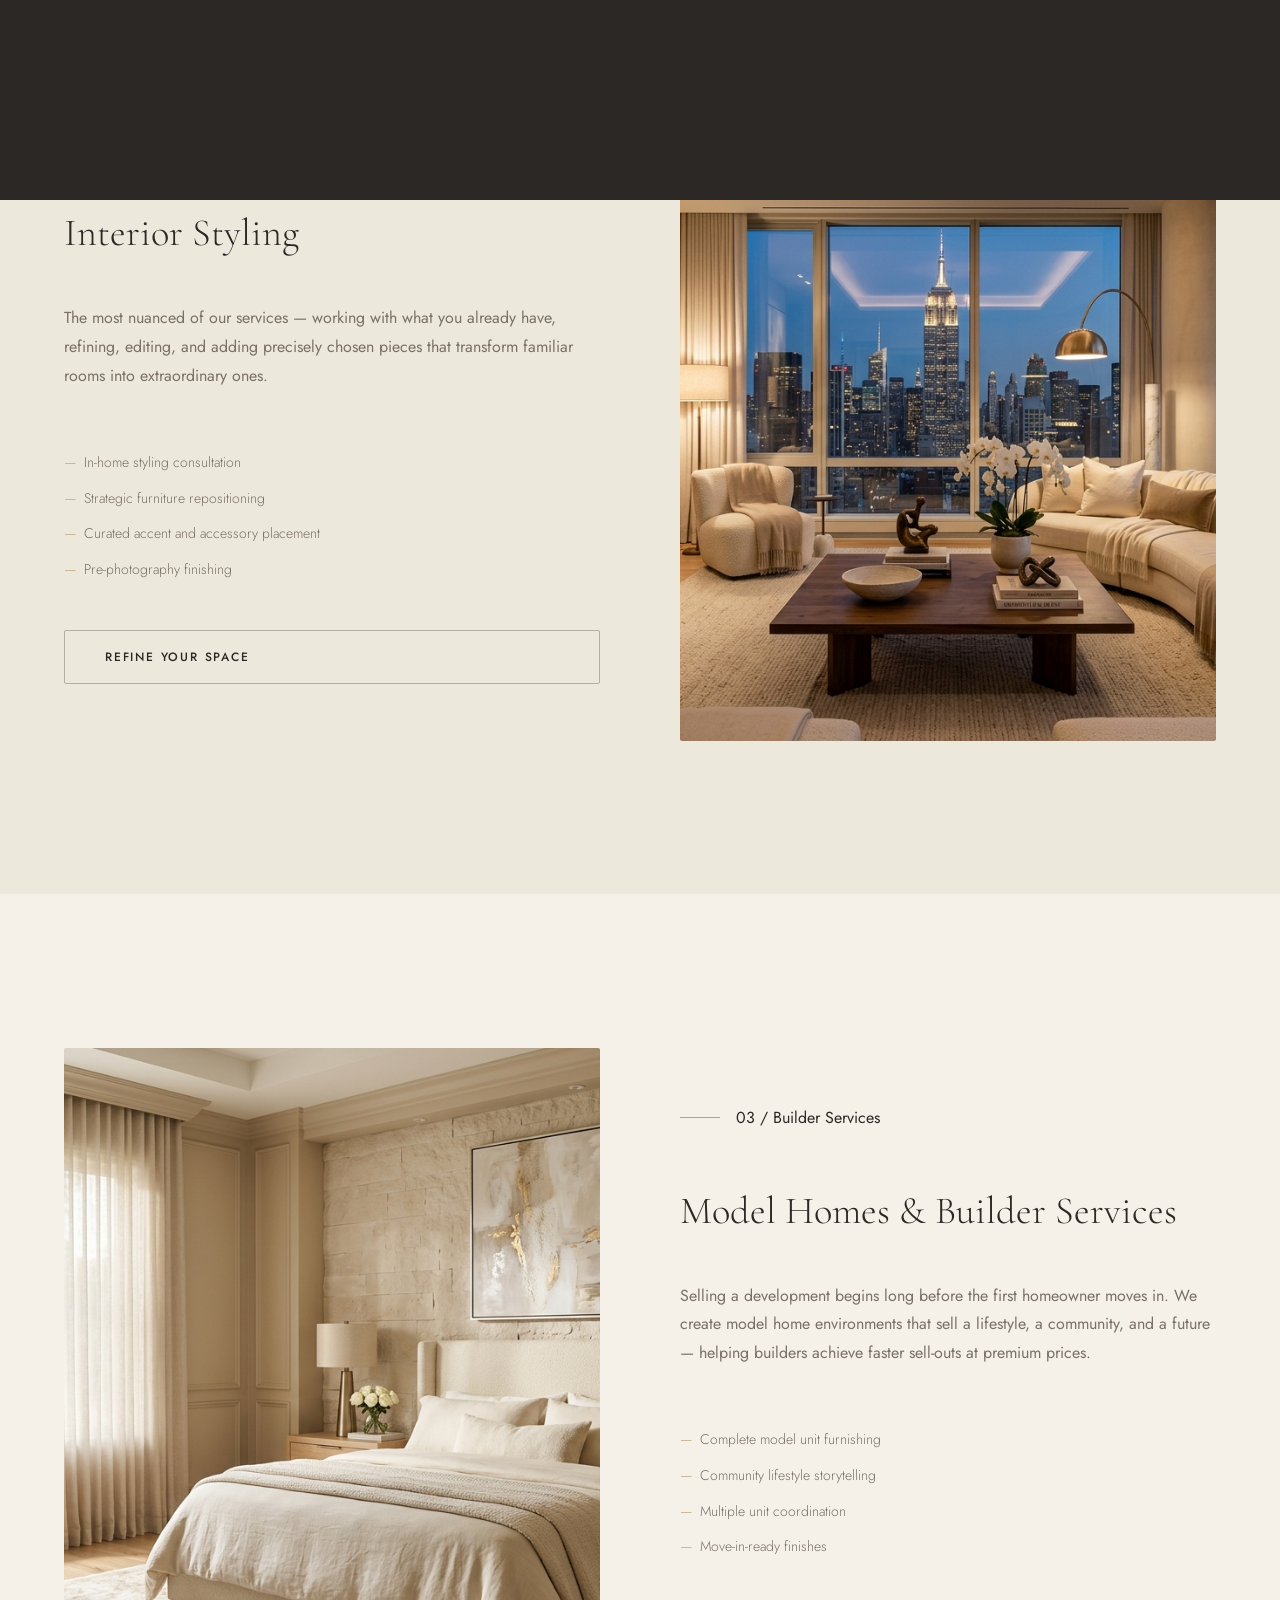
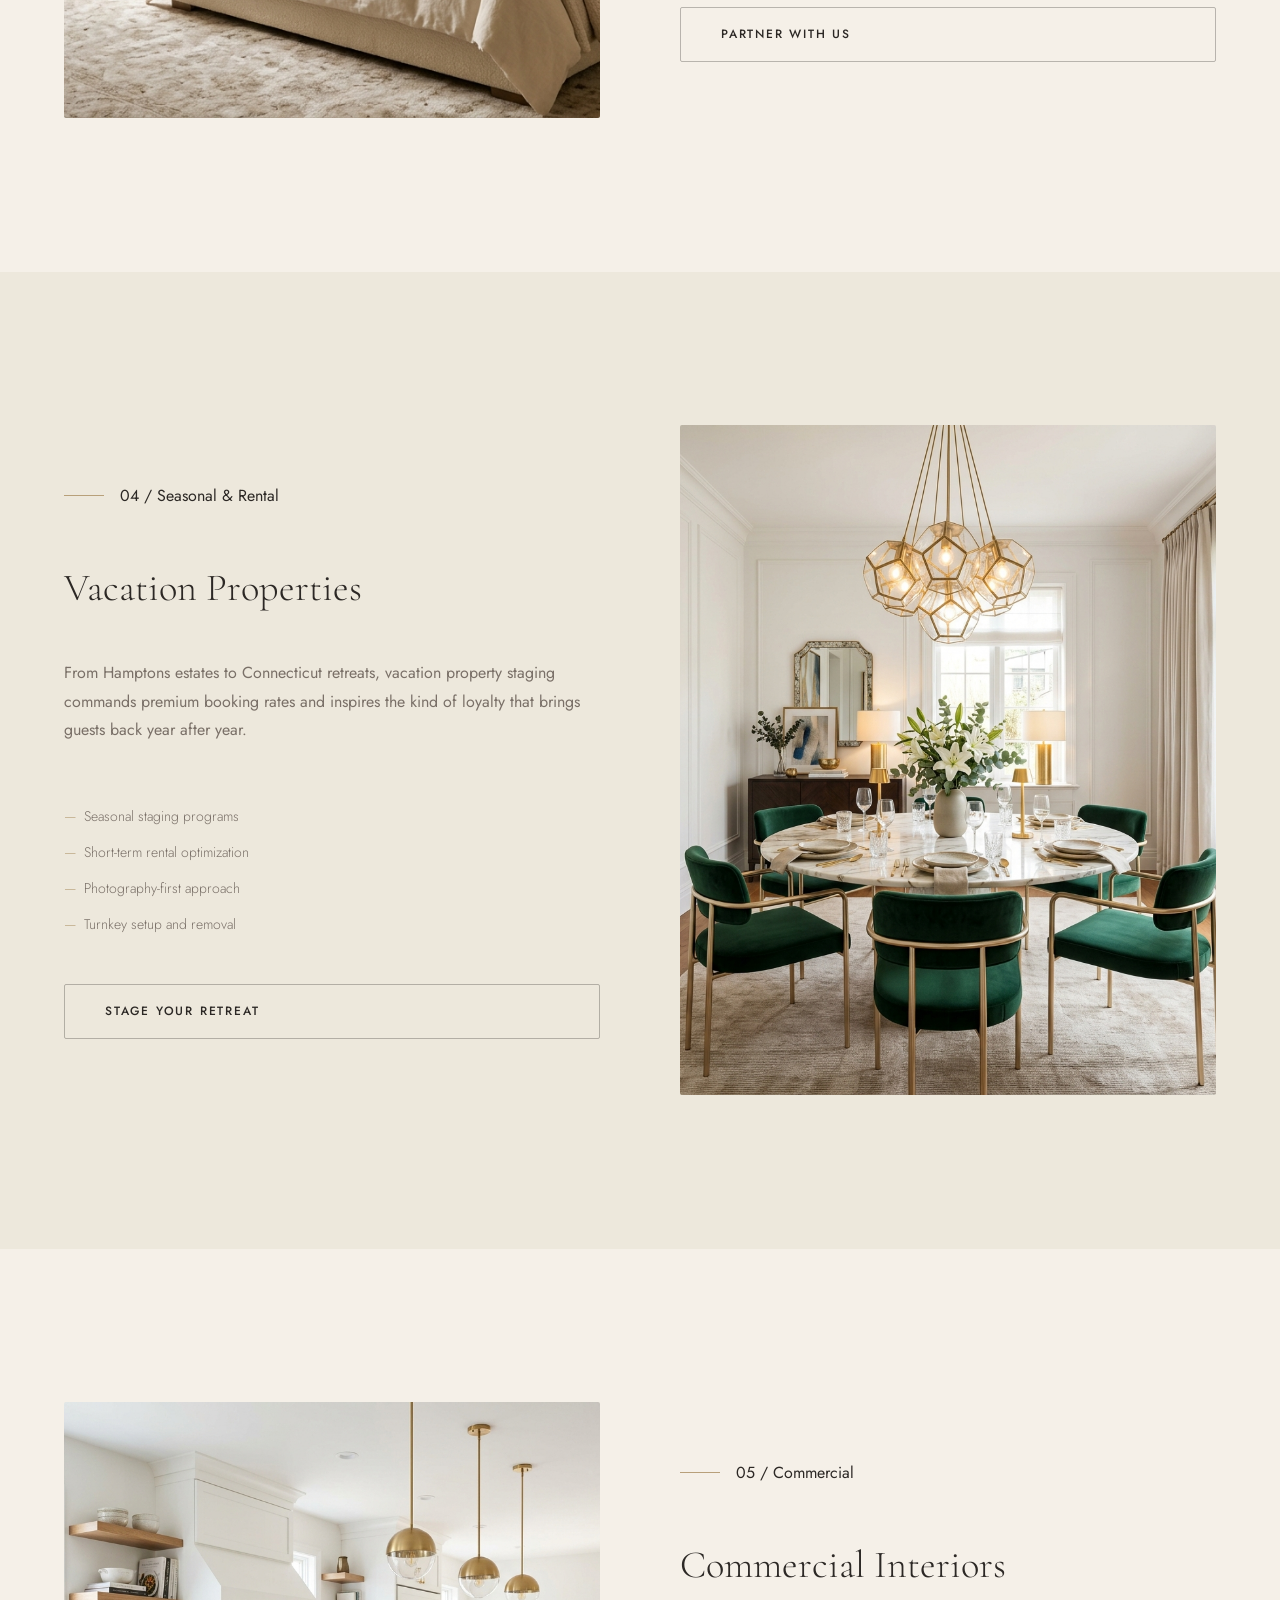
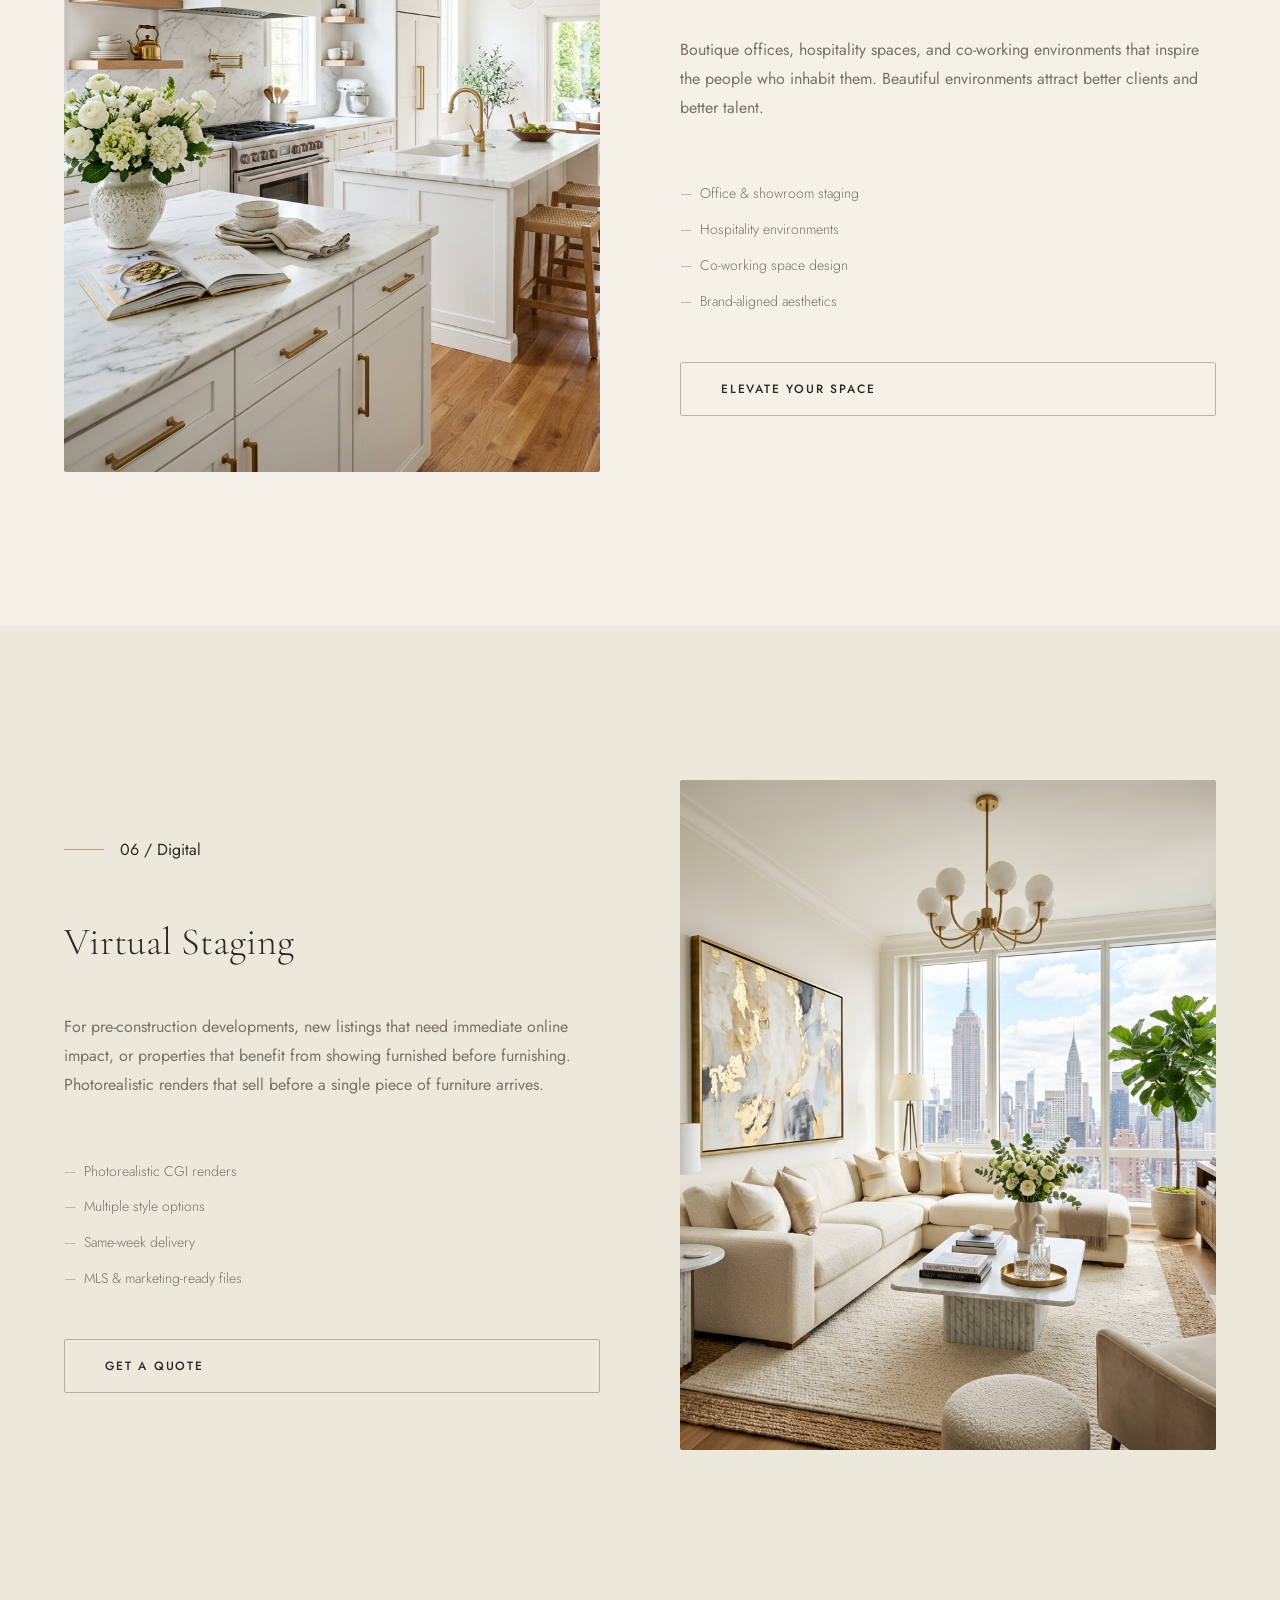
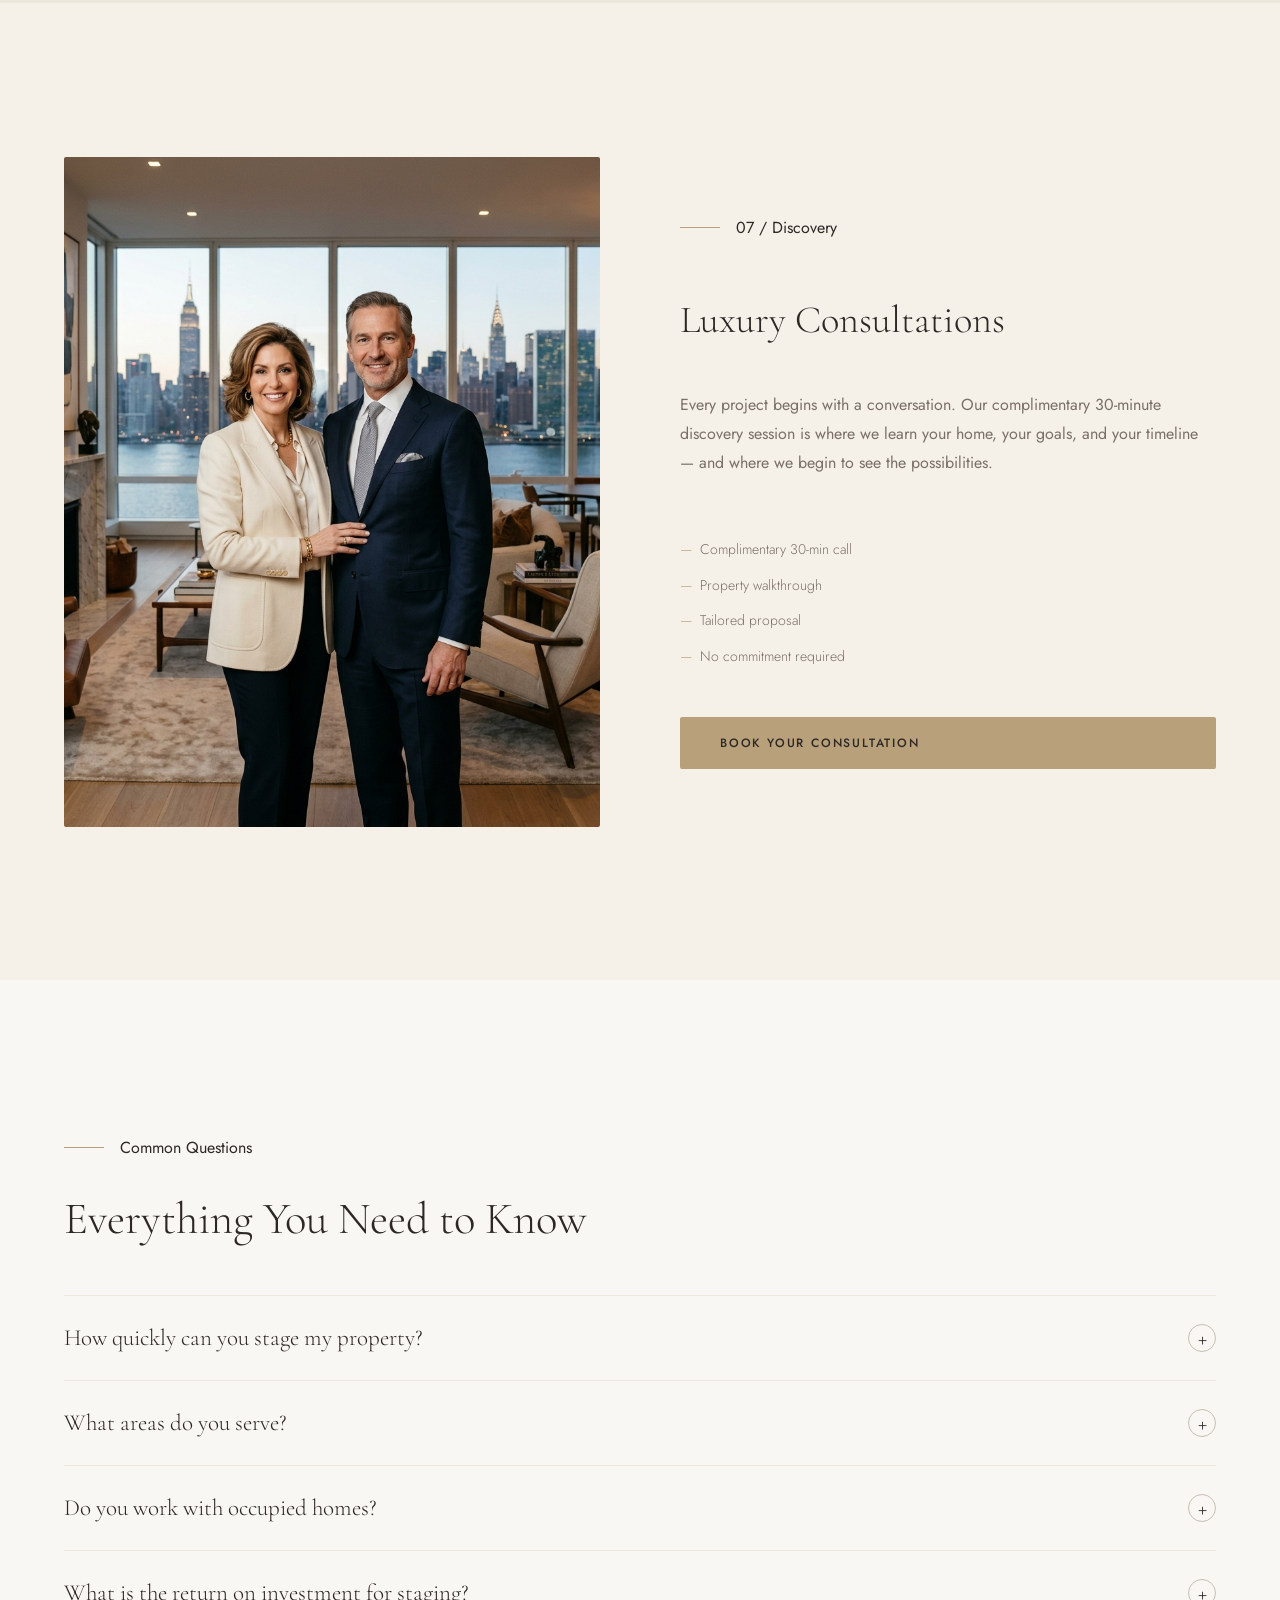
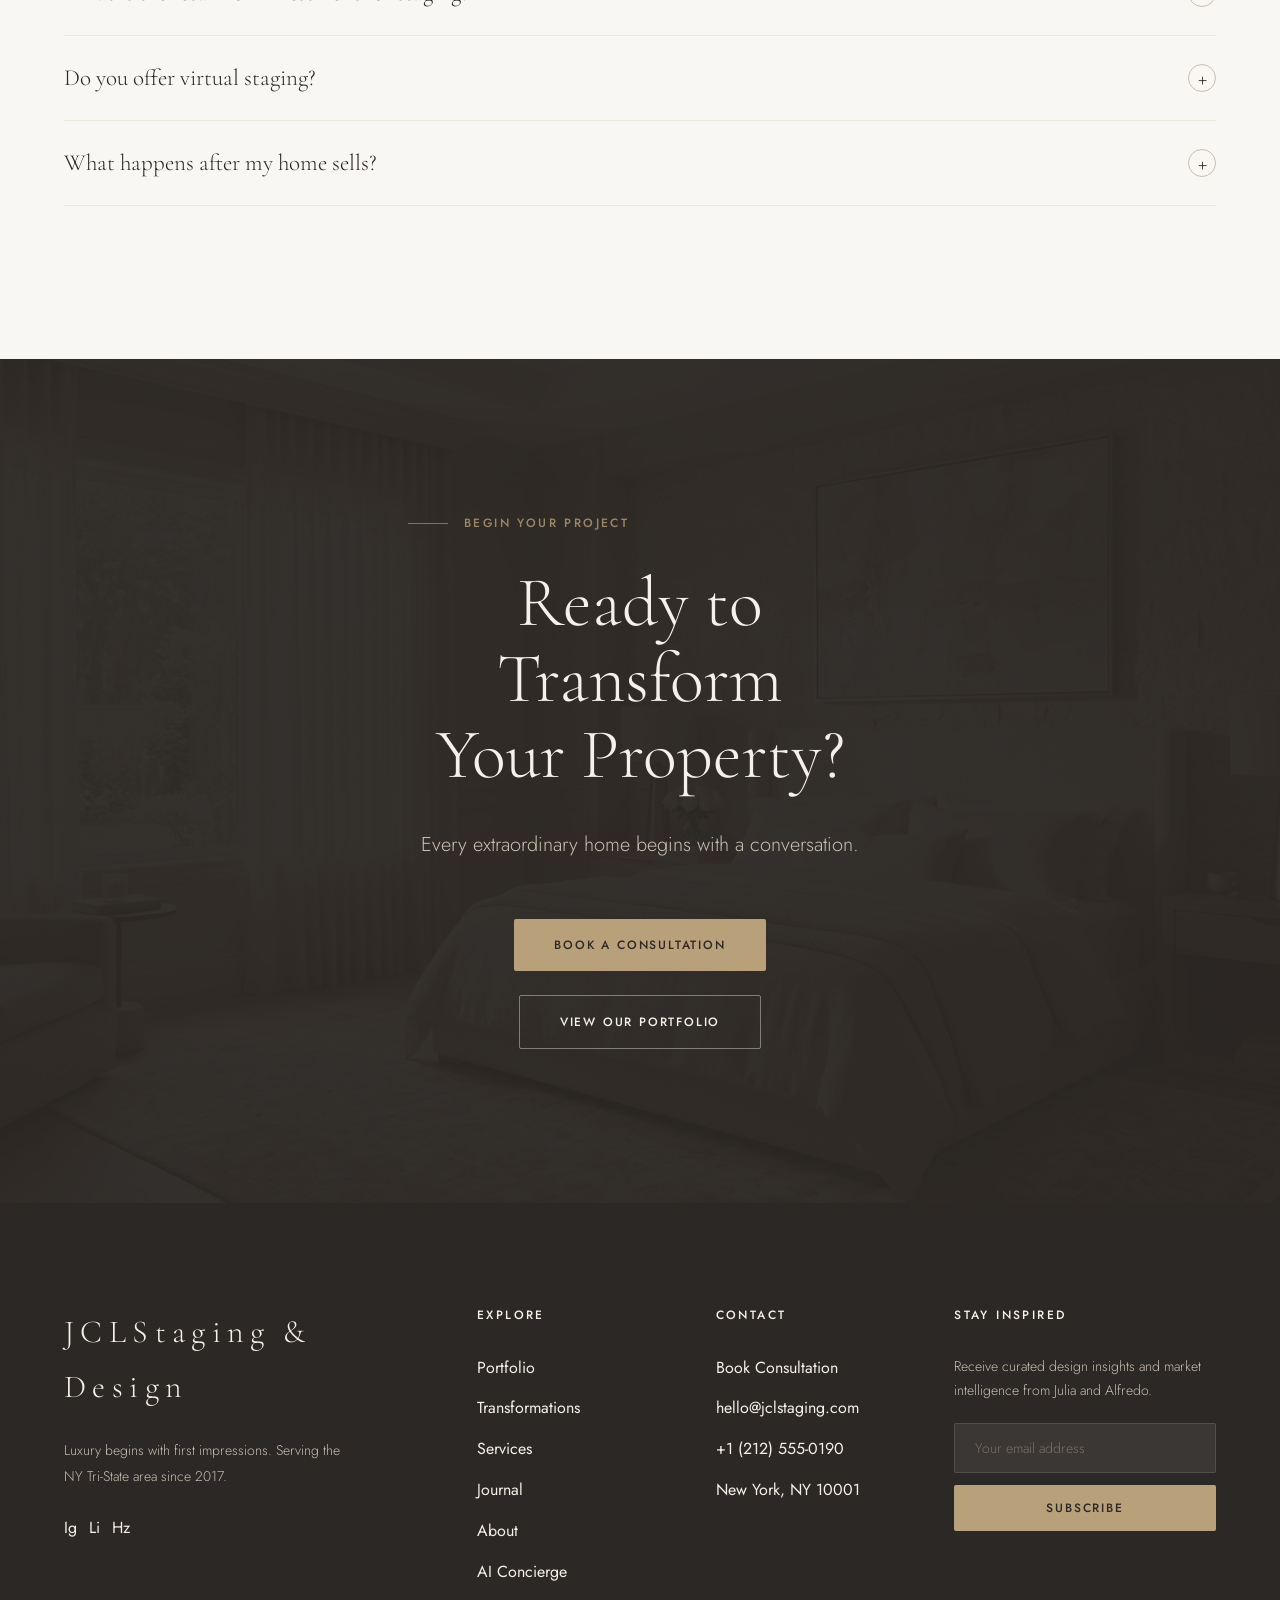
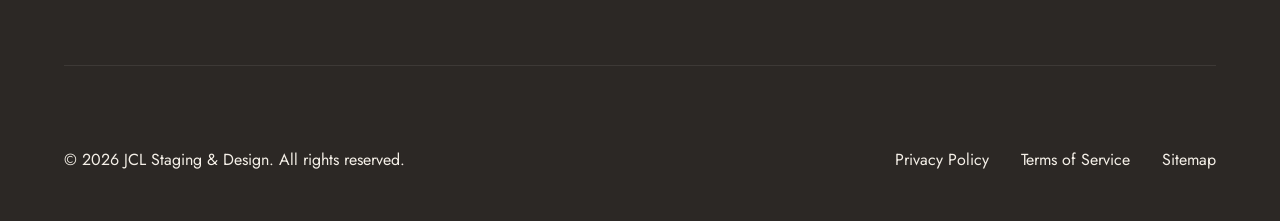
<file: pages/services.html>
<!DOCTYPE html>
<html lang="en" data-i18n-title="meta_services_title">
<head>
  <meta charset="UTF-8" />
  <meta name="viewport" content="width=device-width, initial-scale=1.0" />
  <title>Services — JCL Staging &amp; Design | Luxury Home Staging NY Tri-State</title>
  <meta name="description" content="JCL Staging &amp; Design offers luxury home staging, interior styling, model homes, vacation properties, commercial interiors, and virtual staging across the NY Tri-State area." />
  <meta property="og:title" content="Services — JCL Staging &amp; Design" />
  <meta property="og:description" content="Every service, exceptionally delivered. From luxury home staging to virtual staging — JCL transforms properties that sell." />
  <meta property="og:image" content="../images/model-home.jpg" />
  <link rel="preconnect" href="https://fonts.googleapis.com" />
  <link rel="preconnect" href="https://fonts.gstatic.com" crossorigin />
  <link href="https://fonts.googleapis.com/css2?family=Cormorant+Garamond:ital,wght@0,300;0,400;0,500;0,600;1,300;1,400;1,500&family=Jost:wght@300;400;500;600&display=swap" rel="stylesheet" />
  <link rel="stylesheet" href="../css/style.css" />
  <!-- hreflang for bilingual SEO -->
  <link id="hreflang-en" rel="alternate" hreflang="en" href="">
  <link id="hreflang-es" rel="alternate" hreflang="es" href="">
  <link id="hreflang-default" rel="alternate" hreflang="x-default" href="">
</head>
<body class="is-locked" data-page="services">

  <!-- Page Transition -->
  <div class="page-transition" aria-hidden="true"></div>

  <!-- Preloader -->
  <div class="preloader">
    <div class="preloader__logo">
      <div class="preloader__logo-text">JCL</div>
      <div class="preloader__logo-sub">Staging &amp; Design</div>
    </div>
    <div class="preloader__line"></div>
    <div class="preloader__tagline" data-i18n="preloader_tagline">Luxury begins with first impressions.</div>
  </div>

  <!-- Custom Cursor -->
  <div class="cursor">
    <div class="cursor-dot"></div>
    <div class="cursor-ring"></div>
  </div>

  <!-- Scroll Progress -->
  <div class="scroll-progress"></div>

  <!-- Search Overlay -->
  <div class="search-overlay">
    <button class="search-close" data-search-close>Close ✕</button>
    <div class="search-input-wrap">
      <input class="search-field" type="search" placeholder="Search our services…" />
    </div>
  </div>

  <!-- Primary Navigation -->
  <header class="nav nav--light" id="nav">
    <a class="nav__logo" href="../index.html">JCL<span class="nav__logo-sub">Staging &amp; Design</span></a>
    <nav class="nav__links">
      <a class="nav__link" href="portfolio.html">Portfolio</a>
      <a class="nav__link" href="transformations.html">Transformations</a>
      <a class="nav__link is-active" href="services.html">Services</a>
      <a class="nav__link" href="journal.html">Journal</a>
      <a class="nav__link" href="about.html">About</a>
      <a class="nav__link" href="concierge.html">AI Concierge</a>
    </nav>
    <div class="nav__actions"><a class="nav__cta" href="consultation.html" data-i18n="nav_book">Book Consultation</a>
        
        <div class="lang-switcher" role="group" aria-label="Language selector">
          <button class="lang-btn" data-lang-btn="en" aria-pressed="true">EN</button>
          <button class="lang-btn" data-lang-btn="es" aria-pressed="false">ES</button>
        </div>
      </div>
    <button class="nav__toggle" aria-label="Open menu">
      <span class="nav__toggle-line"></span>
      <span class="nav__toggle-line"></span>
      <span class="nav__toggle-line"></span>
    </button>
  </header>

  <!-- Mobile Navigation -->
  <nav class="nav-mobile">
      <ul class="nav-mobile__links">
      <li><a class="nav-mobile__link" href="portfolio.html">Portfolio</a></li>
      <li><a class="nav-mobile__link" href="transformations.html">Transformations</a></li>
      <li><a class="nav-mobile__link is-active" href="services.html">Services</a></li>
      <li><a class="nav-mobile__link" href="journal.html">Journal</a></li>
      <li><a class="nav-mobile__link" href="about.html">About</a></li>
      <li><a class="nav-mobile__link" href="concierge.html">AI Concierge</a></li>
      <li><a class="nav-mobile__link" href="consultation.html">Book Consultation</a></li>
    </ul>
    <div class="nav-mobile__lang" style="display:flex;gap:0;margin:1.5rem auto 0;border:1px solid rgba(184,160,122,0.3);border-radius:3px;overflow:hidden;width:fit-content">
        <button class="lang-btn nav-mobile__lang-btn" data-lang-btn="en" aria-pressed="true" style="padding:0.6rem 1.5rem;font-size:0.75rem;letter-spacing:0.15em;text-transform:uppercase;font-family:var(--font-sans);background:transparent;border:none;color:var(--color-taupe);cursor:pointer">EN</button>
        <button class="lang-btn nav-mobile__lang-btn" data-lang-btn="es" aria-pressed="false" style="padding:0.6rem 1.5rem;font-size:0.75rem;letter-spacing:0.15em;text-transform:uppercase;font-family:var(--font-sans);background:transparent;border-left:1px solid rgba(184,160,122,0.3);color:var(--color-taupe);cursor:pointer">ES</button>
      </div>
    <div class="nav-mobile__bottom">
      <a href="https://instagram.com" class="nav-mobile__social-link" aria-label="Instagram" target="_blank" rel="noopener">Instagram</a>
      <a href="https://linkedin.com" class="nav-mobile__social-link" aria-label="LinkedIn" target="_blank" rel="noopener">LinkedIn</a>
      <a href="https://houzz.com" class="nav-mobile__social-link" aria-label="Houzz" target="_blank" rel="noopener">Houzz</a>
    </div>
  </nav>

  <!-- Main Content -->
  <main id="main-content">

    <!-- Page Hero -->
    <section class="page-hero">
      <div class="page-hero__bg">
        <img src="../images/model-home.jpg" alt="JCL Services — Luxury staged model home" />
      </div>
      <div class="page-hero__overlay"></div>
      <div class="page-hero__content">
        <div class="container">
          <span class="page-hero__eyebrow">The Collection</span>
          <h1 class="page-hero__title">Every Service,<br>Exceptionally Delivered</h1>
        </div>
      </div>
    </section>

    <!-- ===================== SERVICE 1: Luxury Home Staging ===================== -->
    <section class="section" id="luxury-staging">
      <div class="container">
        <div style="display:grid;grid-template-columns:1fr 1fr;gap:5rem;align-items:center;">
          <!-- Image -->
          <div style="aspect-ratio:4/5;overflow:hidden;border-radius:2px;">
            <img src="../images/hero.png" alt="Luxury Home Staging by JCL" loading="lazy" style="width:100%;height:100%;object-fit:cover;" />
          </div>
          <!-- Content -->
          <div class="service-content">
            <span class="section-label">01 / Flagship Service</span>
            <h2 style="font-family:var(--font-serif);font-size:clamp(2rem,3vw,2.75rem);font-weight:300;color:var(--color-charcoal);margin-bottom:1.5rem;line-height:1.2;">Luxury Home Staging</h2>
            <p style="color:var(--color-taupe);line-height:1.8;margin-bottom:1.75rem;">Full-service staging for extraordinary properties. We transform vacant and occupied spaces with curated furnishings, fine art, and objects of intention — creating the emotional experience that compels buyers to act decisively.</p>
            <ul class="service-list">
              <li>Complete property consultation</li>
              <li>Furniture &amp; art curation from our exclusive inventory</li>
              <li>Professional installation &amp; styling</li>
              <li>Photography coordination</li>
            </ul>
            <a class="btn btn--outline-dark" href="consultation.html">Begin Your Staging</a>
          </div>
        </div>
      </div>
    </section>

    <!-- ===================== SERVICE 2: Interior Styling ===================== -->
    <section class="section section--linen" id="interior-styling">
      <div class="container">
        <div style="display:grid;grid-template-columns:1fr 1fr;gap:5rem;align-items:center;">
          <!-- Content (LEFT) -->
          <div class="service-content">
            <span class="section-label">02 / Refinement</span>
            <h2 style="font-family:var(--font-serif);font-size:clamp(2rem,3vw,2.75rem);font-weight:300;color:var(--color-charcoal);margin-bottom:1.5rem;line-height:1.2;">Interior Styling</h2>
            <p style="color:var(--color-taupe);line-height:1.8;margin-bottom:1.75rem;">The most nuanced of our services — working with what you already have, refining, editing, and adding precisely chosen pieces that transform familiar rooms into extraordinary ones.</p>
            <ul class="service-list">
              <li>In-home styling consultation</li>
              <li>Strategic furniture repositioning</li>
              <li>Curated accent and accessory placement</li>
              <li>Pre-photography finishing</li>
            </ul>
            <a class="btn btn--outline-dark" href="consultation.html">Refine Your Space</a>
          </div>
          <!-- Image (RIGHT) -->
          <div style="aspect-ratio:4/5;overflow:hidden;border-radius:2px;">
            <img src="../images/luxury-living-2.jpg" alt="Interior Styling by JCL" loading="lazy" style="width:100%;height:100%;object-fit:cover;" />
          </div>
        </div>
      </div>
    </section>

    <!-- ===================== SERVICE 3: Model Homes ===================== -->
    <section class="section" id="model-homes">
      <div class="container">
        <div style="display:grid;grid-template-columns:1fr 1fr;gap:5rem;align-items:center;">
          <!-- Image -->
          <div style="aspect-ratio:4/5;overflow:hidden;border-radius:2px;">
            <img src="../images/model-home.jpg" alt="Model Home Staging by JCL" loading="lazy" style="width:100%;height:100%;object-fit:cover;" />
          </div>
          <!-- Content -->
          <div class="service-content">
            <span class="section-label">03 / Builder Services</span>
            <h2 style="font-family:var(--font-serif);font-size:clamp(2rem,3vw,2.75rem);font-weight:300;color:var(--color-charcoal);margin-bottom:1.5rem;line-height:1.2;">Model Homes &amp; Builder Services</h2>
            <p style="color:var(--color-taupe);line-height:1.8;margin-bottom:1.75rem;">Selling a development begins long before the first homeowner moves in. We create model home environments that sell a lifestyle, a community, and a future — helping builders achieve faster sell-outs at premium prices.</p>
            <ul class="service-list">
              <li>Complete model unit furnishing</li>
              <li>Community lifestyle storytelling</li>
              <li>Multiple unit coordination</li>
              <li>Move-in-ready finishes</li>
            </ul>
            <a class="btn btn--outline-dark" href="consultation.html">Partner With Us</a>
          </div>
        </div>
      </div>
    </section>

    <!-- ===================== SERVICE 4: Vacation Properties ===================== -->
    <section class="section section--linen" id="vacation">
      <div class="container">
        <div style="display:grid;grid-template-columns:1fr 1fr;gap:5rem;align-items:center;">
          <!-- Content (LEFT) -->
          <div class="service-content">
            <span class="section-label">04 / Seasonal &amp; Rental</span>
            <h2 style="font-family:var(--font-serif);font-size:clamp(2rem,3vw,2.75rem);font-weight:300;color:var(--color-charcoal);margin-bottom:1.5rem;line-height:1.2;">Vacation Properties</h2>
            <p style="color:var(--color-taupe);line-height:1.8;margin-bottom:1.75rem;">From Hamptons estates to Connecticut retreats, vacation property staging commands premium booking rates and inspires the kind of loyalty that brings guests back year after year.</p>
            <ul class="service-list">
              <li>Seasonal staging programs</li>
              <li>Short-term rental optimization</li>
              <li>Photography-first approach</li>
              <li>Turnkey setup and removal</li>
            </ul>
            <a class="btn btn--outline-dark" href="consultation.html">Stage Your Retreat</a>
          </div>
          <!-- Image (RIGHT) -->
          <div style="aspect-ratio:4/5;overflow:hidden;border-radius:2px;">
            <img src="../images/dining-room.png" alt="Vacation Property Staging by JCL" loading="lazy" style="width:100%;height:100%;object-fit:cover;" />
          </div>
        </div>
      </div>
    </section>

    <!-- ===================== SERVICE 5: Commercial Interiors ===================== -->
    <section class="section" id="commercial">
      <div class="container">
        <div style="display:grid;grid-template-columns:1fr 1fr;gap:5rem;align-items:center;">
          <!-- Image -->
          <div style="aspect-ratio:4/5;overflow:hidden;border-radius:2px;">
            <img src="../images/kitchen.png" alt="Commercial Interior Design by JCL" loading="lazy" style="width:100%;height:100%;object-fit:cover;" />
          </div>
          <!-- Content -->
          <div class="service-content">
            <span class="section-label">05 / Commercial</span>
            <h2 style="font-family:var(--font-serif);font-size:clamp(2rem,3vw,2.75rem);font-weight:300;color:var(--color-charcoal);margin-bottom:1.5rem;line-height:1.2;">Commercial Interiors</h2>
            <p style="color:var(--color-taupe);line-height:1.8;margin-bottom:1.75rem;">Boutique offices, hospitality spaces, and co-working environments that inspire the people who inhabit them. Beautiful environments attract better clients and better talent.</p>
            <ul class="service-list">
              <li>Office &amp; showroom staging</li>
              <li>Hospitality environments</li>
              <li>Co-working space design</li>
              <li>Brand-aligned aesthetics</li>
            </ul>
            <a class="btn btn--outline-dark" href="consultation.html">Elevate Your Space</a>
          </div>
        </div>
      </div>
    </section>

    <!-- ===================== SERVICE 6: Virtual Staging ===================== -->
    <section class="section section--linen" id="virtual-staging">
      <div class="container">
        <div style="display:grid;grid-template-columns:1fr 1fr;gap:5rem;align-items:center;">
          <!-- Content (LEFT) -->
          <div class="service-content">
            <span class="section-label">06 / Digital</span>
            <h2 style="font-family:var(--font-serif);font-size:clamp(2rem,3vw,2.75rem);font-weight:300;color:var(--color-charcoal);margin-bottom:1.5rem;line-height:1.2;">Virtual Staging</h2>
            <p style="color:var(--color-taupe);line-height:1.8;margin-bottom:1.75rem;">For pre-construction developments, new listings that need immediate online impact, or properties that benefit from showing furnished before furnishing. Photorealistic renders that sell before a single piece of furniture arrives.</p>
            <ul class="service-list">
              <li>Photorealistic CGI renders</li>
              <li>Multiple style options</li>
              <li>Same-week delivery</li>
              <li>MLS &amp; marketing-ready files</li>
            </ul>
            <a class="btn btn--outline-dark" href="consultation.html">Get a Quote</a>
          </div>
          <!-- Image (RIGHT) -->
          <div style="aspect-ratio:4/5;overflow:hidden;border-radius:2px;">
            <img src="../images/after-living.png" alt="Virtual Staging by JCL" loading="lazy" style="width:100%;height:100%;object-fit:cover;" />
          </div>
        </div>
      </div>
    </section>

    <!-- ===================== SERVICE 7: Consultations ===================== -->
    <section class="section" id="consultations">
      <div class="container">
        <div style="display:grid;grid-template-columns:1fr 1fr;gap:5rem;align-items:center;">
          <!-- Image -->
          <div style="aspect-ratio:4/5;overflow:hidden;border-radius:2px;">
            <img src="../images/founders.png" alt="JCL Luxury Consultation with Julia and Alfredo" loading="lazy" style="width:100%;height:100%;object-fit:cover;" />
          </div>
          <!-- Content -->
          <div class="service-content">
            <span class="section-label">07 / Discovery</span>
            <h2 style="font-family:var(--font-serif);font-size:clamp(2rem,3vw,2.75rem);font-weight:300;color:var(--color-charcoal);margin-bottom:1.5rem;line-height:1.2;">Luxury Consultations</h2>
            <p style="color:var(--color-taupe);line-height:1.8;margin-bottom:1.75rem;">Every project begins with a conversation. Our complimentary 30-minute discovery session is where we learn your home, your goals, and your timeline — and where we begin to see the possibilities.</p>
            <ul class="service-list">
              <li>Complimentary 30-min call</li>
              <li>Property walkthrough</li>
              <li>Tailored proposal</li>
              <li>No commitment required</li>
            </ul>
            <a class="btn btn--primary" href="consultation.html">Book Your Consultation</a>
          </div>
        </div>
      </div>
    </section>

    <!-- ===================== FAQ Section ===================== -->
    <section class="section section--marble">
      <div class="container">
        <span class="section-label">Common Questions</span>
        <h2 style="font-family:var(--font-serif);font-size:clamp(2rem,3.5vw,3rem);font-weight:300;color:var(--color-charcoal);margin-bottom:3rem;line-height:1.2;"><span data-i18n="svc_faq_headline">Everything You Need to Know</span></h2>

        <div class="faq-accordion">

          <div class="faq-item">
            <button class="faq-question" aria-expanded="false">
              How quickly can you stage my property?
              <div class="faq-question__icon">+</div>
            </button>
            <div class="faq-answer" aria-hidden="true">
              <div class="faq-answer-inner">
                <p>Most projects are completed within 5–10 business days from our initial consultation. For luxury listings requiring significant curation, we typically allocate 10–14 days to ensure every detail meets our standards. Rush staging within 48–72 hours is available for select properties — please inquire directly.</p>
              </div>
            </div>
          </div>

          <div class="faq-item">
            <button class="faq-question" aria-expanded="false">
              What areas do you serve?
              <div class="faq-question__icon">+</div>
            </button>
            <div class="faq-answer" aria-hidden="true">
              <div class="faq-answer-inner">
                <p>We serve the full New York Tri-State area, including all five boroughs of New York City, Long Island (including the Hamptons), Westchester County, Connecticut, and New Jersey. For exceptional properties, we also travel further afield — please reach out to discuss your location.</p>
              </div>
            </div>
          </div>

          <div class="faq-item">
            <button class="faq-question" aria-expanded="false">
              Do you work with occupied homes?
              <div class="faq-question__icon">+</div>
            </button>
            <div class="faq-answer" aria-hidden="true">
              <div class="faq-answer-inner">
                <p>Yes — occupied staging is one of our specialties. We work carefully and respectfully within your existing space, collaborating with you to identify what to keep, what to remove, and what to add. The result is a home that feels elevated and curated without losing the warmth of a lived-in space.</p>
              </div>
            </div>
          </div>

          <div class="faq-item">
            <button class="faq-question" aria-expanded="false">
              What is the return on investment for staging?
              <div class="faq-question__icon">+</div>
            </button>
            <div class="faq-answer" aria-hidden="true">
              <div class="faq-answer-inner">
                <p>Our clients consistently see 5–10x return on their staging investment, measured by the increased sale price above comparable unstaged properties. Staged homes also sell an average of 73% faster than unstaged equivalents — meaning fewer carrying costs and a faster path to your next chapter.</p>
              </div>
            </div>
          </div>

          <div class="faq-item">
            <button class="faq-question" aria-expanded="false">
              Do you offer virtual staging?
              <div class="faq-question__icon">+</div>
            </button>
            <div class="faq-answer" aria-hidden="true">
              <div class="faq-answer-inner">
                <p>Yes. Our virtual staging service produces photorealistic CGI renders delivered within the same week. This service is ideal for pre-construction units, empty properties requiring immediate MLS presence, or listings where physical staging isn't yet feasible. Multiple design styles are available and all files are MLS-ready.</p>
              </div>
            </div>
          </div>

          <div class="faq-item">
            <button class="faq-question" aria-expanded="false">
              What happens after my home sells?
              <div class="faq-question__icon">+</div>
            </button>
            <div class="faq-answer" aria-hidden="true">
              <div class="faq-answer-inner">
                <p>Complete de-staging and removal is coordinated as part of every engagement. Our team returns after the sale is confirmed to professionally remove all furnishings and restore the property to its original condition — all at no additional charge. We pride ourselves on being as seamless at exit as we are at arrival.</p>
              </div>
            </div>
          </div>

        </div><!-- /.faq-accordion -->
      </div><!-- /.container -->
    </section>

    <!-- CTA Section -->
    <section class="cta-section">
      <div class="cta-section__bg">
        <img src="../images/model-home.jpg" alt="JCL Staging — Begin Your Project" />
      </div>
      <div class="cta-section__overlay"></div>
      <div class="cta-section__content">
        <div class="container">
          <div class="section-label section-label--light"><span data-i18n="services_cta_eyebrow">Begin Your Project</span></div>
          <h2 class="cta-section__headline">Ready to Transform<br>Your Property?</h2>
          <p class="cta-section__desc">Every extraordinary home begins with a conversation.</p>
          <div class="cta-section__actions">
            <a class="btn btn--primary" href="consultation.html">Book a Consultation</a>
            <a class="btn btn--outline" href="portfolio.html">View Our Portfolio</a>
          </div>
        </div>
      </div>
    </section>

  </main>

  <!-- Footer -->
  <footer class="footer">
    <div class="container">
      <div class="footer__grid">

        <!-- Brand -->
        <div class="footer__col footer__col--brand">
          <a class="footer__logo" href="../index.html">JCL<span>Staging &amp; Design</span></a>
          <p class="footer__tagline">Luxury begins with first impressions. Serving the NY Tri-State area since 2017.</p>
          <div class="footer__social">
            <a href="https://instagram.com" aria-label="Instagram" target="_blank" rel="noopener">Ig</a>
            <a href="https://linkedin.com" aria-label="LinkedIn" target="_blank" rel="noopener">Li</a>
            <a href="https://houzz.com" aria-label="Houzz" target="_blank" rel="noopener">Hz</a>
          </div>
        </div>

        <!-- Explore -->
        <div class="footer__col">
          <h4 class="footer__col-title">Explore</h4>
          <ul class="footer__links">
            <li><a href="portfolio.html">Portfolio</a></li>
            <li><a href="transformations.html">Transformations</a></li>
            <li><a href="services.html">Services</a></li>
            <li><a href="journal.html">Journal</a></li>
            <li><a href="about.html">About</a></li>
            <li><a href="concierge.html">AI Concierge</a></li>
          </ul>
        </div>

        <!-- Contact -->
        <div class="footer__col">
          <h4 class="footer__col-title">Contact</h4>
          <ul class="footer__links">
            <li><a href="consultation.html">Book Consultation</a></li>
            <li><a href="mailto:hello@jclstaging.com">hello@jclstaging.com</a></li>
            <li><a href="tel:+12125550190">+1 (212) 555-0190</a></li>
            <li><span>New York, NY 10001</span></li>
          </ul>
        </div>

        <!-- Newsletter -->
        <div class="footer__col footer__col--newsletter">
          <h4 class="footer__col-title">Stay Inspired</h4>
          <p class="footer__newsletter-desc">Receive curated design insights and market intelligence from Julia and Alfredo.</p>
          <form class="footer__newsletter-form" onsubmit="return false;">
            <input class="footer__newsletter-input" type="email" placeholder="Your email address" aria-label="Email address" />
            <button class="footer__newsletter-btn" type="submit">Subscribe</button>
          </form>
        </div>

      </div><!-- /.footer__grid -->

      <div class="footer__bottom">
        <p>© 2026 JCL Staging &amp; Design. All rights reserved.</p>
        <div class="footer__legal">
          <a href="privacy.html">Privacy Policy</a>
          <a href="terms.html">Terms of Service</a>
          <a href="../sitemap.xml">Sitemap</a>
        </div>
      </div>

    </div><!-- /.container -->
  </footer>

  <!-- Sticky CTA -->
  <div class="sticky-cta">
    <a class="btn btn--primary" href="consultation.html" data-i18n="nav_book_now">Book Now</a>
  </div>

  <!-- Olivia AI Concierge -->
  <button class="concierge-fab" id="concierge-fab" aria-label="Chat with Olivia, AI Design Concierge">
    <img class="concierge-fab__avatar" src="../images/olivia-avatar.jpg" alt="Olivia — JCL AI Concierge" />
    <span class="concierge-fab__label" data-i18n="olivia_label">Chat with Olivia</span>
    <span class="concierge-fab__online" aria-label="Online"></span>
  </button>

  <div class="concierge-panel" id="concierge-panel" aria-hidden="true">
    <div class="concierge-panel__header">
      <img class="concierge-panel__avatar" src="../images/olivia-avatar.jpg" alt="Olivia" />
      <div class="concierge-panel__info">
        <span class="concierge-panel__name" data-i18n="olivia_name">Olivia</span>
        <span class="concierge-panel__status">AI Design Concierge · Online</span>
      </div>
      <button class="concierge-panel__close" id="concierge-close" aria-label="Close chat">✕</button>
    </div>
    <div class="concierge-msgs" id="concierge-msgs">
      <div class="concierge-msg concierge-msg--ai">
        <p>Welcome to JCL's services. I'm Olivia, your AI design concierge. Whether you're curious about pricing, timelines, or which service is right for your property — I'm here to guide you. What would you like to know?</p>
      </div>
    </div>
    <div class="concierge-suggestions">
      <button class="concierge-suggestion" data-suggestion="What's included in luxury staging?">What's included?</button>
      <button class="concierge-suggestion" data-suggestion="How much does staging cost?">Pricing info</button>
      <button class="concierge-suggestion" data-suggestion="How quickly can you stage my home?">Timeline</button>
    </div>
    <div class="concierge-panel__footer">
      <input class="concierge-input" type="text" placeholder="Ask Olivia anything…" aria-label="Message Olivia" />
      <button class="concierge-send" aria-label="Send message">
        <svg width="20" height="20" viewBox="0 0 24 24" fill="none" stroke="currentColor" stroke-width="2" stroke-linecap="round" stroke-linejoin="round">
          <line x1="22" y1="2" x2="11" y2="13"></line>
          <polygon points="22 2 15 22 11 13 2 9 22 2"></polygon>
        </svg>
      </button>
    </div>
  </div>
  <script src="../js/i18n.js"></script>
  <script src="../js/main.js"></script>
</body>
</html>
</file>
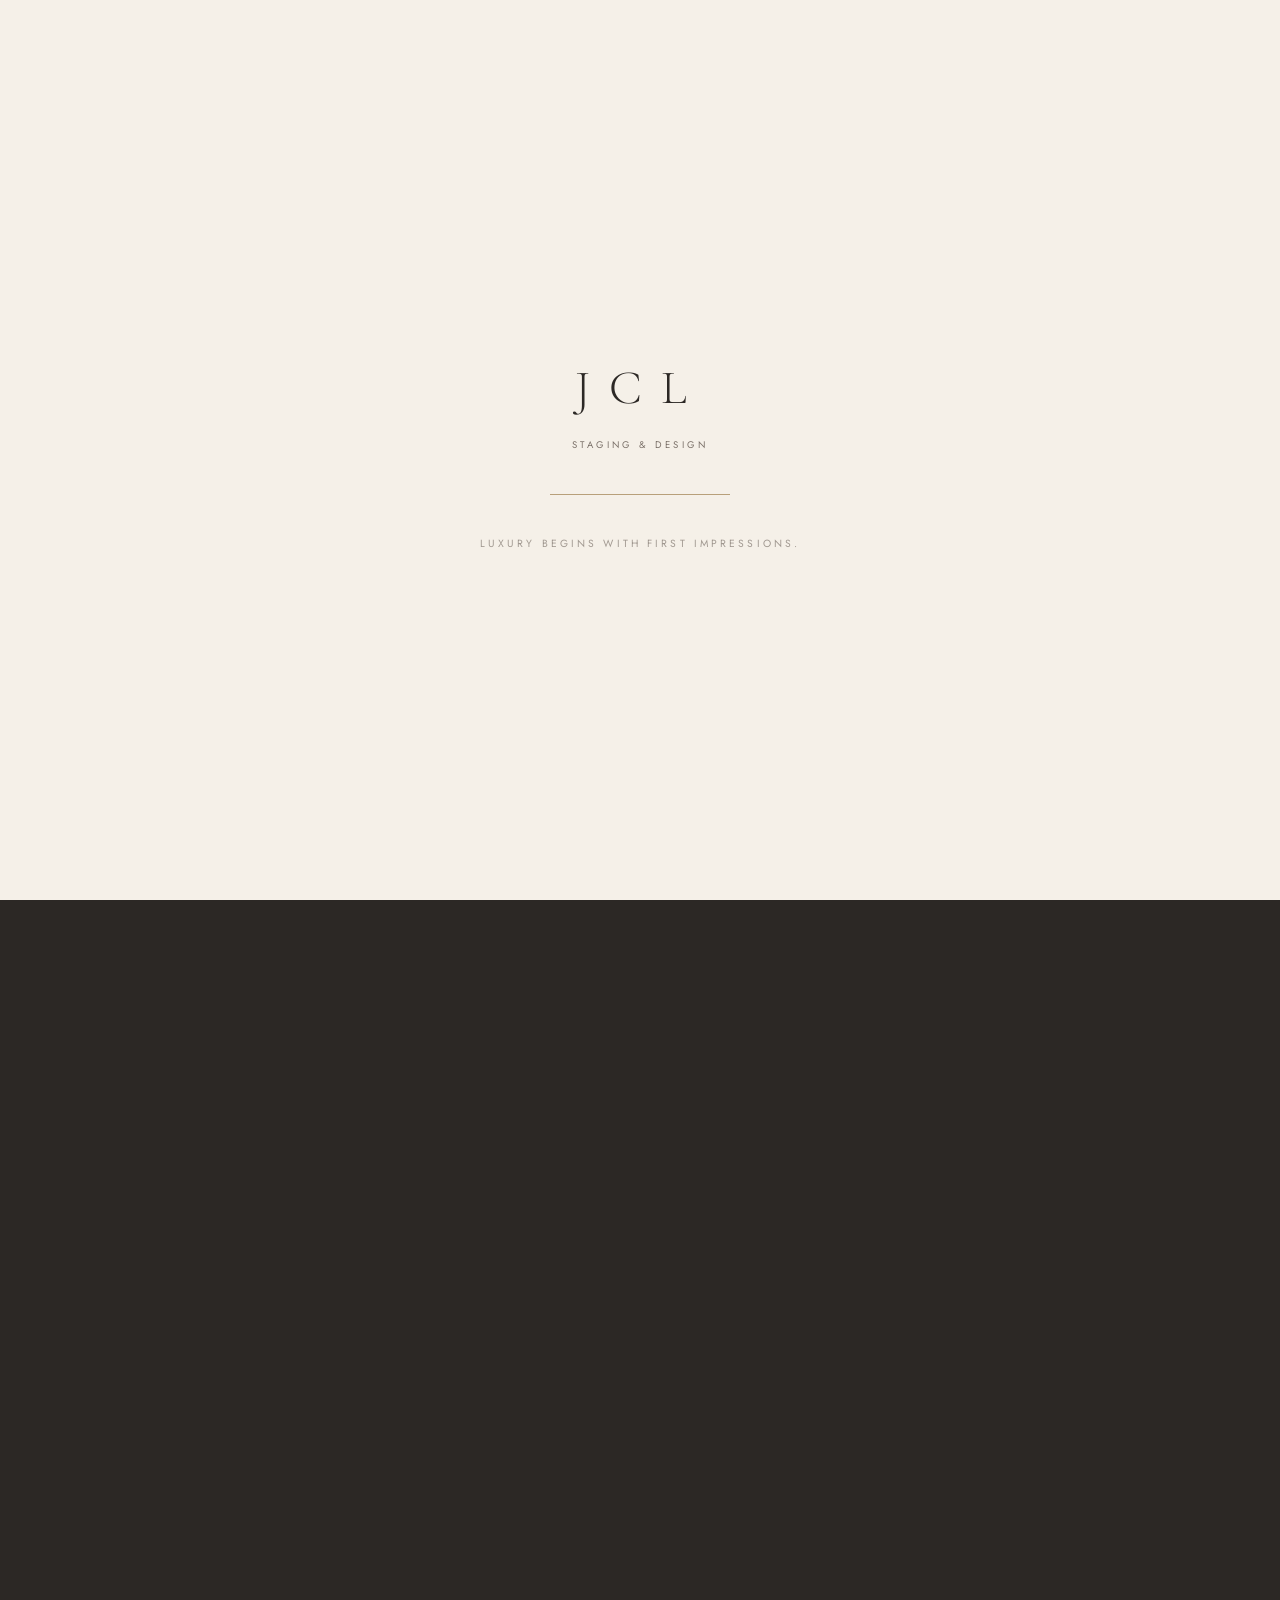
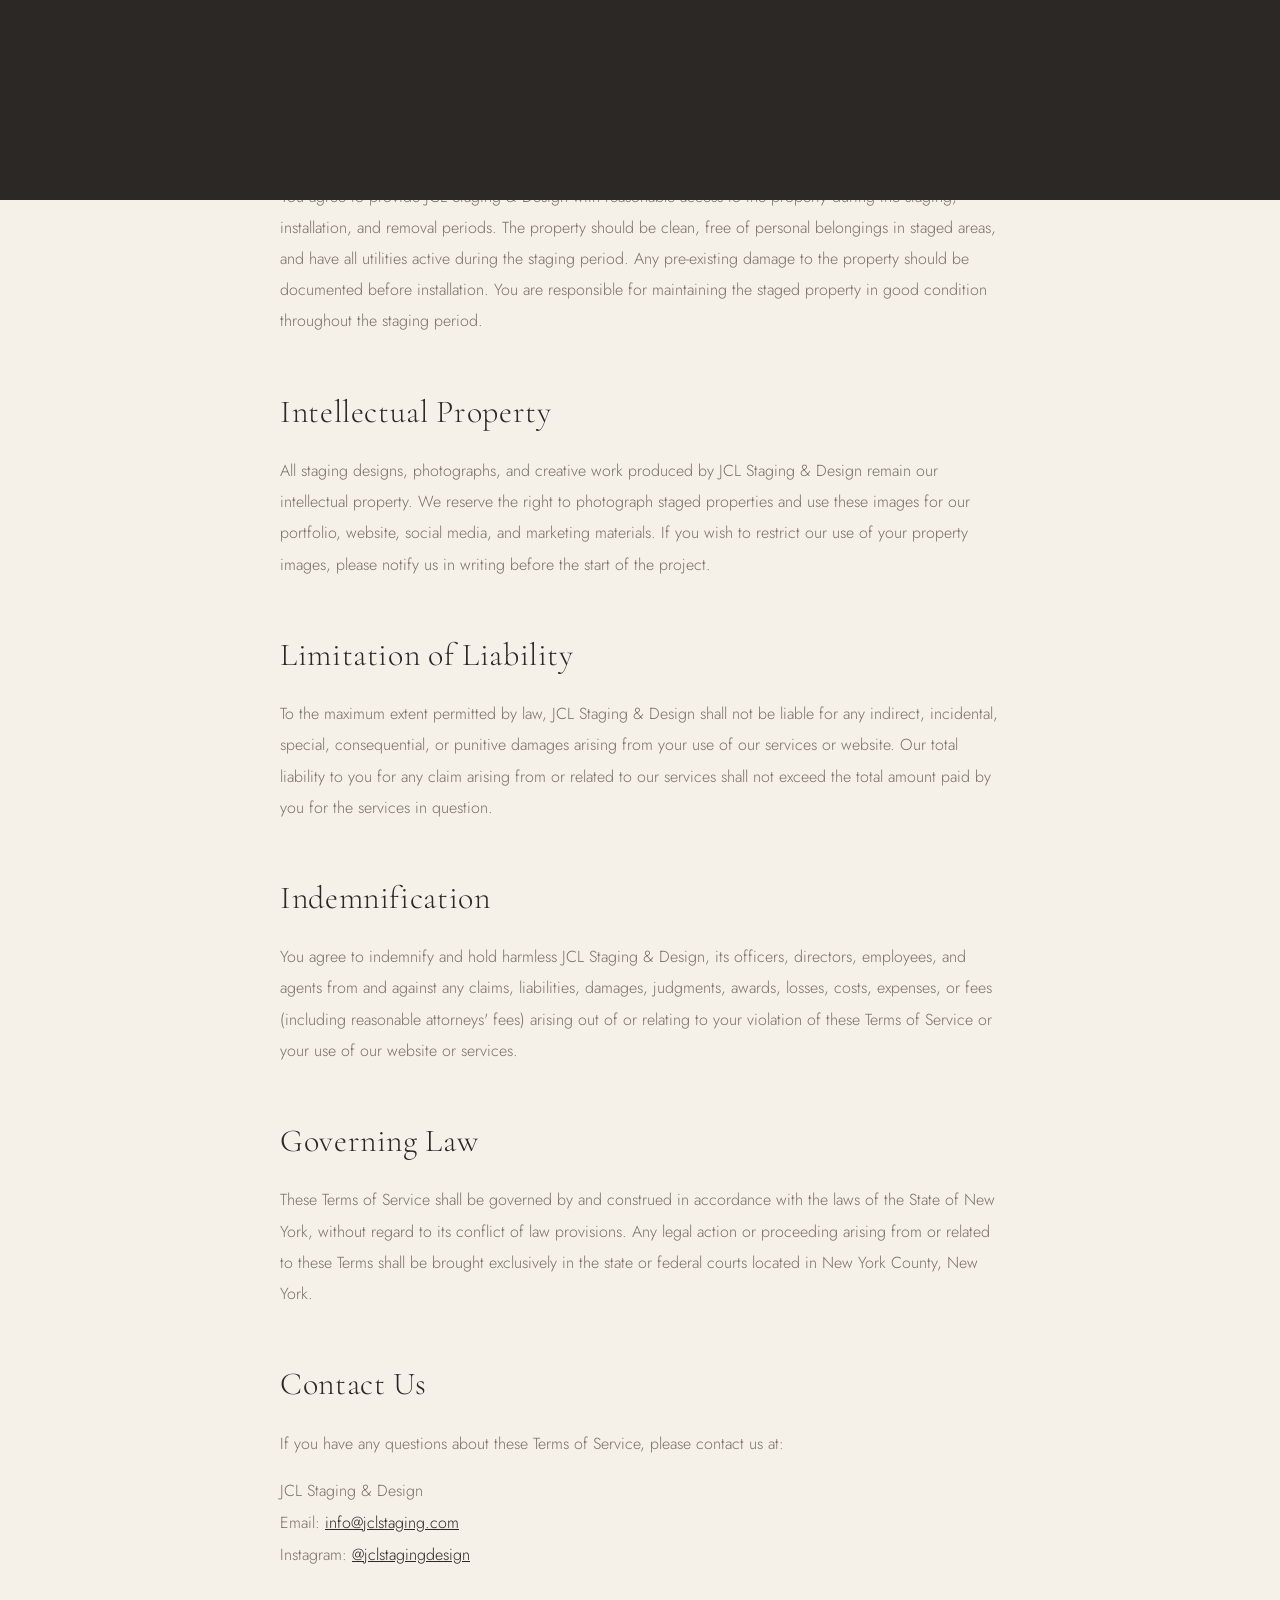
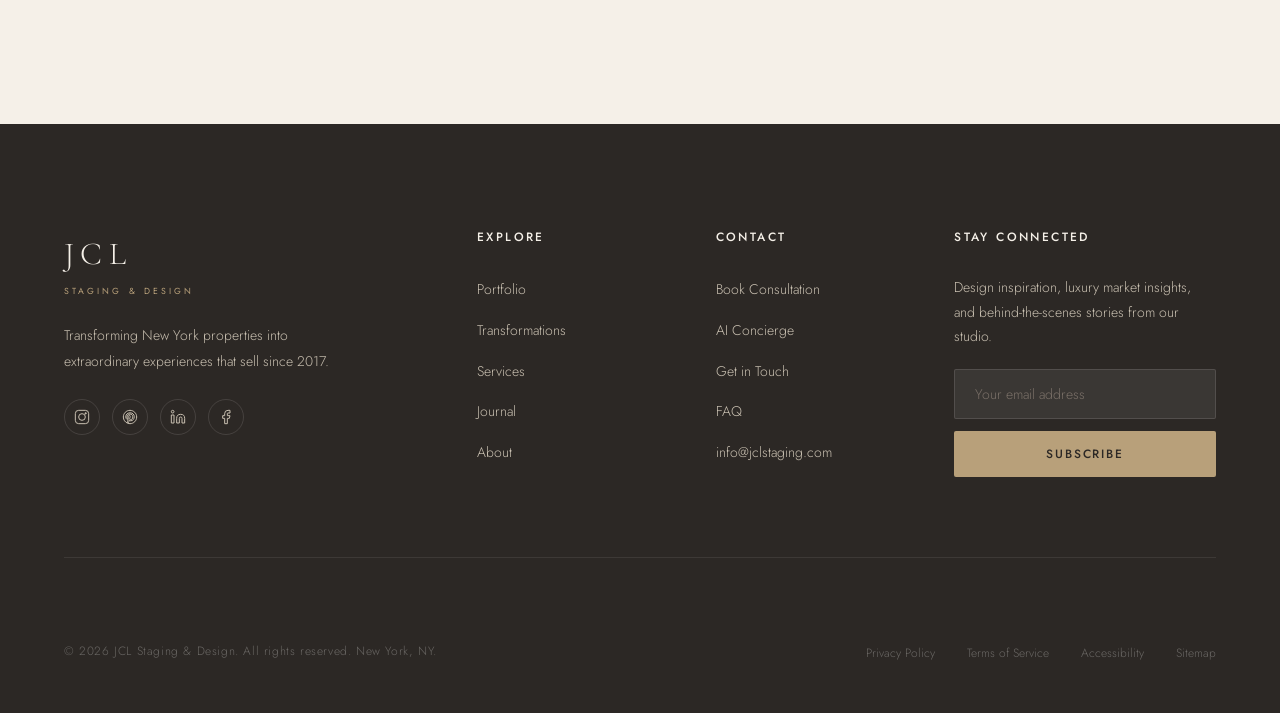
<file: pages/terms.html>
<!DOCTYPE html>
<html lang="en" data-i18n-title="meta_terms_title">
<head>
  <meta charset="UTF-8" />
  <meta name="viewport" content="width=device-width, initial-scale=1.0" />
  <title>Terms of Service | JCL Staging &amp; Design</title>
  <meta name="description" content="JCL Staging &amp; Design Terms of Service — the terms and conditions governing use of our website and staging services." />
  <meta name="robots" content="noindex, follow" />
  <link rel="canonical" href="https://jclstaging.com/pages/terms.html" />
  <!-- Open Graph -->
  <meta property="og:title" content="Terms of Service | JCL Staging &amp; Design" />
  <meta property="og:description" content="JCL Staging &amp; Design Terms of Service — the terms and conditions governing use of our website and staging services." />
  <meta property="og:type" content="website" />
  <meta property="og:url" content="https://jclstaging.com/pages/terms.html" />
  <!-- Fonts -->
  <link rel="preconnect" href="https://fonts.googleapis.com" />
  <link rel="preconnect" href="https://fonts.gstatic.com" crossorigin />
  <link href="https://fonts.googleapis.com/css2?family=Cormorant+Garamond:ital,wght@0,300;0,400;0,500;0,600;1,300;1,400&family=Jost:wght@300;400;500;600&display=swap" rel="stylesheet" />
  <link rel="stylesheet" href="../css/style.css" />
  <!-- hreflang for bilingual SEO -->
  <link id="hreflang-en" rel="alternate" hreflang="en" href="">
  <link id="hreflang-es" rel="alternate" hreflang="es" href="">
  <link id="hreflang-default" rel="alternate" hreflang="x-default" href="">
</head>
<body class="is-locked" data-page="terms">

  <div class="page-transition" aria-hidden="true"></div>
  <div class="cursor"><div class="cursor-dot"></div><div class="cursor-ring"></div></div>
  <div class="scroll-progress"></div>

  <!-- Preloader -->
  <div class="preloader" role="status" aria-label="Loading JCL Staging">
    <div class="preloader__logo">
      <div class="preloader__logo-text">JCL</div>
      <div class="preloader__logo-sub">Staging &amp; Design</div>
    </div>
    <div class="preloader__line"></div>
    <div class="preloader__tagline" data-i18n="preloader_tagline">Luxury begins with first impressions.</div>
  </div>

  <!-- Navigation -->
  <header class="nav nav--light" id="nav" role="banner">
    <a href="../index.html" class="nav__logo" aria-label="JCL Staging &amp; Design — Home">
      JCL
      <span class="nav__logo-sub">Staging &amp; Design</span>
    </a>
    <nav class="nav__links" aria-label="Primary navigation">
      <a href="portfolio.html" class="nav__link" data-i18n="nav_portfolio">Portfolio</a>
      <a href="transformations.html" class="nav__link" data-i18n="nav_transformations">Transformations</a>
      <a href="services.html" class="nav__link" data-i18n="nav_services">Services</a>
      <a href="journal.html" class="nav__link" data-i18n="nav_journal">Journal</a>
      <a href="about.html" class="nav__link" data-i18n="nav_about">About</a>
      <a href="concierge.html" class="nav__link" data-i18n="nav_concierge">AI Concierge</a>
    </nav>
    <div class="nav__actions"><a href="consultation.html" class="nav__cta" data-i18n="nav_book">Book Consultation</a>
        
        <div class="lang-switcher" role="group" aria-label="Language selector">
          <button class="lang-btn" data-lang-btn="en" aria-pressed="true">EN</button>
          <button class="lang-btn" data-lang-btn="es" aria-pressed="false">ES</button>
        </div>
      </div>
    <button class="nav__toggle" id="nav-toggle" aria-label="Open menu" aria-expanded="false" aria-controls="mobile-nav">
      <span class="nav__toggle-line"></span>
      <span class="nav__toggle-line"></span>
      <span class="nav__toggle-line"></span>
    </button>
  </header>
  <nav class="nav-mobile" id="mobile-nav" aria-label="Mobile navigation" aria-hidden="true">
      <ul class="nav-mobile__links">
      <li><a href="portfolio.html" class="nav-mobile__link" data-i18n="nav_portfolio">Portfolio</a></li>
      <li><a href="transformations.html" class="nav-mobile__link" data-i18n="nav_transformations">Transformations</a></li>
      <li><a href="services.html" class="nav-mobile__link" data-i18n="nav_services">Services</a></li>
      <li><a href="journal.html" class="nav-mobile__link" data-i18n="nav_journal">Journal</a></li>
      <li><a href="about.html" class="nav-mobile__link" data-i18n="nav_about">About</a></li>
      <li><a href="concierge.html" class="nav-mobile__link" data-i18n="nav_concierge">AI Concierge</a></li>
      <li><a href="contact.html" class="nav-mobile__link">Contact</a></li>
      <li><a href="consultation.html" class="nav-mobile__link" data-i18n="nav_book">Book Consultation</a></li>
    </ul>
    <div class="nav-mobile__lang" style="display:flex;gap:0;margin:1.5rem auto 0;border:1px solid rgba(184,160,122,0.3);border-radius:3px;overflow:hidden;width:fit-content">
        <button class="lang-btn nav-mobile__lang-btn" data-lang-btn="en" aria-pressed="true" style="padding:0.6rem 1.5rem;font-size:0.75rem;letter-spacing:0.15em;text-transform:uppercase;font-family:var(--font-sans);background:transparent;border:none;color:var(--color-taupe);cursor:pointer">EN</button>
        <button class="lang-btn nav-mobile__lang-btn" data-lang-btn="es" aria-pressed="false" style="padding:0.6rem 1.5rem;font-size:0.75rem;letter-spacing:0.15em;text-transform:uppercase;font-family:var(--font-sans);background:transparent;border-left:1px solid rgba(184,160,122,0.3);color:var(--color-taupe);cursor:pointer">ES</button>
      </div>
    <div class="nav-mobile__bottom">
      <a href="https://www.instagram.com/jclstagingdesign/" class="nav-mobile__social-link" target="_blank" rel="noopener">Instagram</a>
      <a href="https://www.pinterest.com/jclstagingdesign/" class="nav-mobile__social-link" target="_blank" rel="noopener">Pinterest</a>
      <a href="https://www.linkedin.com/company/jcl-staging-design/" class="nav-mobile__social-link" target="_blank" rel="noopener">LinkedIn</a>
    </div>
  </nav>

  <!-- Main Content -->
  <main id="main-content">

    <!-- Page Hero -->
    <section class="page-hero" aria-label="Page hero">
      <div class="page-hero__bg">
        <img src="../images/model-home.jpg" alt="Luxury model home staged by JCL Staging &amp; Design" class="page-hero__image" fetchpriority="high" />
        <div class="page-hero__overlay"></div>
      </div>
      <div class="page-hero__content container">
        <p class="page-hero__eyebrow">Legal</p>
        <h1 class="page-hero__title">Terms of Service</h1>
      </div>
    </section>
    <section class="section" aria-labelledby="terms-heading">
      <div class="container">
        <div class="prose" style="max-width:720px;margin:0 auto">

          <p style="font-size:0.875rem;color:var(--color-taupe-lt);margin-bottom:3rem">Last updated: July 1, 2026</p>

          <h2 id="terms-heading" style="font-family:'Cormorant Garamond',serif;color:var(--color-charcoal);font-weight:300;font-size:clamp(1.5rem,3vw,2rem);margin-bottom:1rem;margin-top:3rem;letter-spacing:0.02em">Our Services</h2>
          <p>JCL Staging &amp; Design provides luxury home staging and interior design services in the Tri-State area. These Terms of Service govern your use of our website located at jclstaging.com and any related services we provide. By accessing our website or engaging our services, you agree to be bound by these terms.</p>

          <h2 style="font-family:'Cormorant Garamond',serif;color:var(--color-charcoal);font-weight:300;font-size:clamp(1.5rem,3vw,2rem);margin-bottom:1rem;margin-top:3rem;letter-spacing:0.02em">Consultation and Booking</h2>
          <p>Initial consultations are complimentary and non-binding. Following your consultation, we will provide a detailed proposal outlining the scope of work, timeline, and investment required. A signed agreement and deposit are required before work commences. By signing a staging agreement, you confirm that you have read, understood, and agree to the terms outlined therein and in these Terms of Service.</p>

          <h2 style="font-family:'Cormorant Garamond',serif;color:var(--color-charcoal);font-weight:300;font-size:clamp(1.5rem,3vw,2rem);margin-bottom:1rem;margin-top:3rem;letter-spacing:0.02em">Payment Terms</h2>
          <p>Payment terms are specified in your individual staging agreement. Generally, a deposit of 50% of the total project investment is due upon signing. The remaining balance is due upon installation or as otherwise specified. We accept payment by check, bank transfer, and major credit cards. Late payments may be subject to a fee of 1.5% per month on the outstanding balance.</p>

          <h2 style="font-family:'Cormorant Garamond',serif;color:var(--color-charcoal);font-weight:300;font-size:clamp(1.5rem,3vw,2rem);margin-bottom:1rem;margin-top:3rem;letter-spacing:0.02em">Cancellation Policy</h2>
          <p>Cancellations made more than 14 days before the scheduled installation date will receive a full refund of the deposit, less a $250 administrative fee. Cancellations made 7–14 days before installation will receive a 50% refund of the deposit. Cancellations made fewer than 7 days before installation are non-refundable. We understand that real estate timelines can shift, and we will work with you to reschedule when possible.</p>

          <h2 style="font-family:'Cormorant Garamond',serif;color:var(--color-charcoal);font-weight:300;font-size:clamp(1.5rem,3vw,2rem);margin-bottom:1rem;margin-top:3rem;letter-spacing:0.02em">Client Responsibilities</h2>
          <p>You agree to provide JCL Staging &amp; Design with reasonable access to the property during the staging, installation, and removal periods. The property should be clean, free of personal belongings in staged areas, and have all utilities active during the staging period. Any pre-existing damage to the property should be documented before installation. You are responsible for maintaining the staged property in good condition throughout the staging period.</p>

          <h2 style="font-family:'Cormorant Garamond',serif;color:var(--color-charcoal);font-weight:300;font-size:clamp(1.5rem,3vw,2rem);margin-bottom:1rem;margin-top:3rem;letter-spacing:0.02em">Intellectual Property</h2>
          <p>All staging designs, photographs, and creative work produced by JCL Staging &amp; Design remain our intellectual property. We reserve the right to photograph staged properties and use these images for our portfolio, website, social media, and marketing materials. If you wish to restrict our use of your property images, please notify us in writing before the start of the project.</p>

          <h2 style="font-family:'Cormorant Garamond',serif;color:var(--color-charcoal);font-weight:300;font-size:clamp(1.5rem,3vw,2rem);margin-bottom:1rem;margin-top:3rem;letter-spacing:0.02em">Limitation of Liability</h2>
          <p>To the maximum extent permitted by law, JCL Staging &amp; Design shall not be liable for any indirect, incidental, special, consequential, or punitive damages arising from your use of our services or website. Our total liability to you for any claim arising from or related to our services shall not exceed the total amount paid by you for the services in question.</p>

          <h2 style="font-family:'Cormorant Garamond',serif;color:var(--color-charcoal);font-weight:300;font-size:clamp(1.5rem,3vw,2rem);margin-bottom:1rem;margin-top:3rem;letter-spacing:0.02em">Indemnification</h2>
          <p>You agree to indemnify and hold harmless JCL Staging &amp; Design, its officers, directors, employees, and agents from and against any claims, liabilities, damages, judgments, awards, losses, costs, expenses, or fees (including reasonable attorneys' fees) arising out of or relating to your violation of these Terms of Service or your use of our website or services.</p>

          <h2 style="font-family:'Cormorant Garamond',serif;color:var(--color-charcoal);font-weight:300;font-size:clamp(1.5rem,3vw,2rem);margin-bottom:1rem;margin-top:3rem;letter-spacing:0.02em">Governing Law</h2>
          <p>These Terms of Service shall be governed by and construed in accordance with the laws of the State of New York, without regard to its conflict of law provisions. Any legal action or proceeding arising from or related to these Terms shall be brought exclusively in the state or federal courts located in New York County, New York.</p>

          <h2 style="font-family:'Cormorant Garamond',serif;color:var(--color-charcoal);font-weight:300;font-size:clamp(1.5rem,3vw,2rem);margin-bottom:1rem;margin-top:3rem;letter-spacing:0.02em">Contact Us</h2>
          <p>If you have any questions about these Terms of Service, please contact us at:</p>
          <address style="font-style:normal;color:var(--color-taupe);font-weight:300;line-height:2;margin-top:1rem">
            JCL Staging &amp; Design<br>
            Email: <a href="mailto:info@jclstaging.com" style="color:var(--color-charcoal)">info@jclstaging.com</a><br>
            Instagram: <a href="https://instagram.com/jclstagingdesign" target="_blank" rel="noopener" style="color:var(--color-charcoal)">@jclstagingdesign</a>
          </address>

        </div>
      </div>
    </section>
  </main>

  <!-- Footer -->
  <footer class="footer" role="contentinfo">
    <div class="container">
      <div class="footer__grid">
        <div class="footer__brand">
          <a href="../index.html" class="footer__logo" aria-label="JCL Staging &amp; Design — Home">
            JCL
            <span class="footer__logo-sub">Staging &amp; Design</span>
          </a>
          <p class="footer__tagline">Transforming New York properties into extraordinary experiences that sell since 2017.</p>
          <div class="footer__social" aria-label="Social media links">
            <a href="https://www.instagram.com/jclstagingdesign/" class="footer__social-link" target="_blank" rel="noopener" aria-label="Instagram">
              <svg width="16" height="16" viewBox="0 0 24 24" fill="none" stroke="currentColor" stroke-width="1.5" aria-hidden="true"><rect x="2" y="2" width="20" height="20" rx="5"/><circle cx="12" cy="12" r="5"/><circle cx="17.5" cy="6.5" r="1" fill="currentColor"/></svg>
            </a>
            <a href="https://www.pinterest.com/jclstagingdesign/" class="footer__social-link" target="_blank" rel="noopener" aria-label="Pinterest">
              <svg width="16" height="16" viewBox="0 0 24 24" fill="none" stroke="currentColor" stroke-width="1.5" aria-hidden="true"><path d="M12 2C6.477 2 2 6.477 2 12c0 4.236 2.636 7.855 6.356 9.312-.088-.791-.167-2.005.035-2.868.181-.78 1.172-4.97 1.172-4.97s-.299-.598-.299-1.482c0-1.388.806-2.428 1.808-2.428.853 0 1.267.64 1.267 1.408 0 .858-.546 2.141-.828 3.33-.236.995.499 1.806 1.476 1.806 1.771 0 3.132-1.866 3.132-4.563 0-2.386-1.716-4.054-4.162-4.054-2.834 0-4.498 2.126-4.498 4.323 0 .856.329 1.773.74 2.274a.3.3 0 01.069.285c-.075.314-.243.995-.276 1.134-.044.183-.146.222-.337.134-1.249-.581-2.03-2.407-2.03-3.874 0-3.154 2.292-6.052 6.608-6.052 3.469 0 6.165 2.473 6.165 5.776 0 3.447-2.173 6.22-5.19 6.22-1.013 0-1.966-.527-2.292-1.148l-.623 2.378c-.226.869-.835 1.958-1.244 2.621.937.29 1.931.446 2.962.446 5.523 0 10-4.477 10-10S17.523 2 12 2z"/></svg>
            </a>
            <a href="https://www.linkedin.com/company/jcl-staging-design/" class="footer__social-link" target="_blank" rel="noopener" aria-label="LinkedIn">
              <svg width="16" height="16" viewBox="0 0 24 24" fill="none" stroke="currentColor" stroke-width="1.5" aria-hidden="true"><path d="M16 8a6 6 0 016 6v7h-4v-7a2 2 0 00-2-2 2 2 0 00-2 2v7h-4v-7a6 6 0 016-6zM2 9h4v12H2z"/><circle cx="4" cy="4" r="2"/></svg>
            </a>
            <a href="https://www.facebook.com/JCLStagingDesign" class="footer__social-link" target="_blank" rel="noopener" aria-label="Facebook">
              <svg width="16" height="16" viewBox="0 0 24 24" fill="none" stroke="currentColor" stroke-width="1.5" aria-hidden="true"><path d="M18 2h-3a5 5 0 00-5 5v3H7v4h3v8h4v-8h3l1-4h-4V7a1 1 0 011-1h3z"/></svg>
            </a>
          </div>
        </div>
        <div>
          <h3 class="footer__col-title">Explore</h3>
          <ul class="footer__links">
            <li><a href="portfolio.html" class="footer__link">Portfolio</a></li>
            <li><a href="transformations.html" class="footer__link">Transformations</a></li>
            <li><a href="services.html" class="footer__link">Services</a></li>
            <li><a href="journal.html" class="footer__link">Journal</a></li>
            <li><a href="about.html" class="footer__link">About</a></li>
          </ul>
        </div>
        <div>
          <h3 class="footer__col-title">Contact</h3>
          <ul class="footer__links">
            <li><a href="consultation.html" class="footer__link">Book Consultation</a></li>
            <li><a href="concierge.html" class="footer__link">AI Concierge</a></li>
            <li><a href="contact.html" class="footer__link">Get in Touch</a></li>
            <li><a href="faq.html" class="footer__link">FAQ</a></li>
            <li><a href="mailto:info@jclstaging.com" class="footer__link">info@jclstaging.com</a></li>
          </ul>
        </div>
        <div>
          <h3 class="footer__col-title">Stay Connected</h3>
          <p class="footer__newsletter-desc">Design inspiration, luxury market insights, and behind-the-scenes stories from our studio.</p>
          <form class="footer__newsletter-form" action="#" method="POST" aria-label="Newsletter signup">
            <input type="email" class="footer__newsletter-input" placeholder="Your email address" aria-label="Email address" required />
            <button type="submit" class="footer__newsletter-btn">Subscribe</button>
          </form>
        </div>
      </div>
      <div class="footer__bottom">
        <p class="footer__copyright">&copy; 2026 JCL Staging &amp; Design. All rights reserved. New York, NY.</p>
        <ul class="footer__legal" aria-label="Legal links">
          <li><a href="privacy.html" class="footer__legal-link">Privacy Policy</a></li>
          <li><a href="terms.html" class="footer__legal-link">Terms of Service</a></li>
          <li><a href="#" class="footer__legal-link">Accessibility</a></li>
          <li><a href="../sitemap.xml" class="footer__legal-link">Sitemap</a></li>
        </ul>
      </div>
    </div>
  </footer>

  <!-- Sticky CTA -->
  <div class="sticky-cta" aria-hidden="true">
    <a href="consultation.html" class="btn btn--primary">Book Now</a>
  </div>

  <!-- AI Concierge -->
  <button class="concierge-fab" id="concierge-fab" aria-label="Chat with Olivia, our AI Design Concierge" aria-expanded="false" aria-controls="concierge-panel">
    <img src="../images/olivia-avatar.jpg" alt="Olivia — JCL AI Design Concierge" class="concierge-fab__avatar" />
    <span class="concierge-fab__label">Chat with Olivia</span>
    <span class="concierge-fab__online" aria-label="Online"></span>
  </button>
  <div class="concierge-panel" id="concierge-panel" role="dialog" aria-label="Chat with Olivia" aria-modal="true">
    <div class="concierge-panel__header">
      <img src="../images/olivia-avatar.jpg" alt="Olivia" class="concierge-panel__avatar" />
      <div>
        <span class="concierge-panel__name" data-i18n="olivia_name">Olivia</span>
        <span class="concierge-panel__status">
          <span class="concierge-panel__online-dot" aria-hidden="true"></span>
          Design Concierge · Online
        </span>
      </div>
      <button class="concierge-panel__close" aria-label="Close chat">✕</button>
    </div>
    <div class="concierge-msgs" id="concierge-msgs" aria-live="polite" aria-label="Chat messages">
      <div class="msg msg--ai">
        <img src="../images/olivia-avatar.jpg" alt="Olivia" class="msg__av" />
        <div class="msg__bubble">
          Welcome to JCL Staging. I'm Olivia, your Design Concierge.<br><br>
          I'd love to learn about your home and help you create an unforgettable first impression. What brings you here today?
        </div>
      </div>
    </div>
    <div class="concierge-suggestions" aria-label="Quick replies">
      <button class="concierge-suggestion">I want to stage my home for sale</button>
      <button class="concierge-suggestion">I'm a realtor</button>
      <button class="concierge-suggestion">What do you charge?</button>
    </div>
    <div class="concierge-panel__footer">
      <input class="concierge-input" type="text" placeholder="Message Olivia…" aria-label="Type your message" />
      <button class="concierge-send" aria-label="Send message">
        <svg viewBox="0 0 20 20" fill="none" aria-hidden="true"><path d="M3 10L17 3L10 17L9 11L3 10Z" fill="currentColor"/></svg>
      </button>
    </div>
  </div>
  <script src="../js/main.js" defer></script>
</body>
</html>
</file>
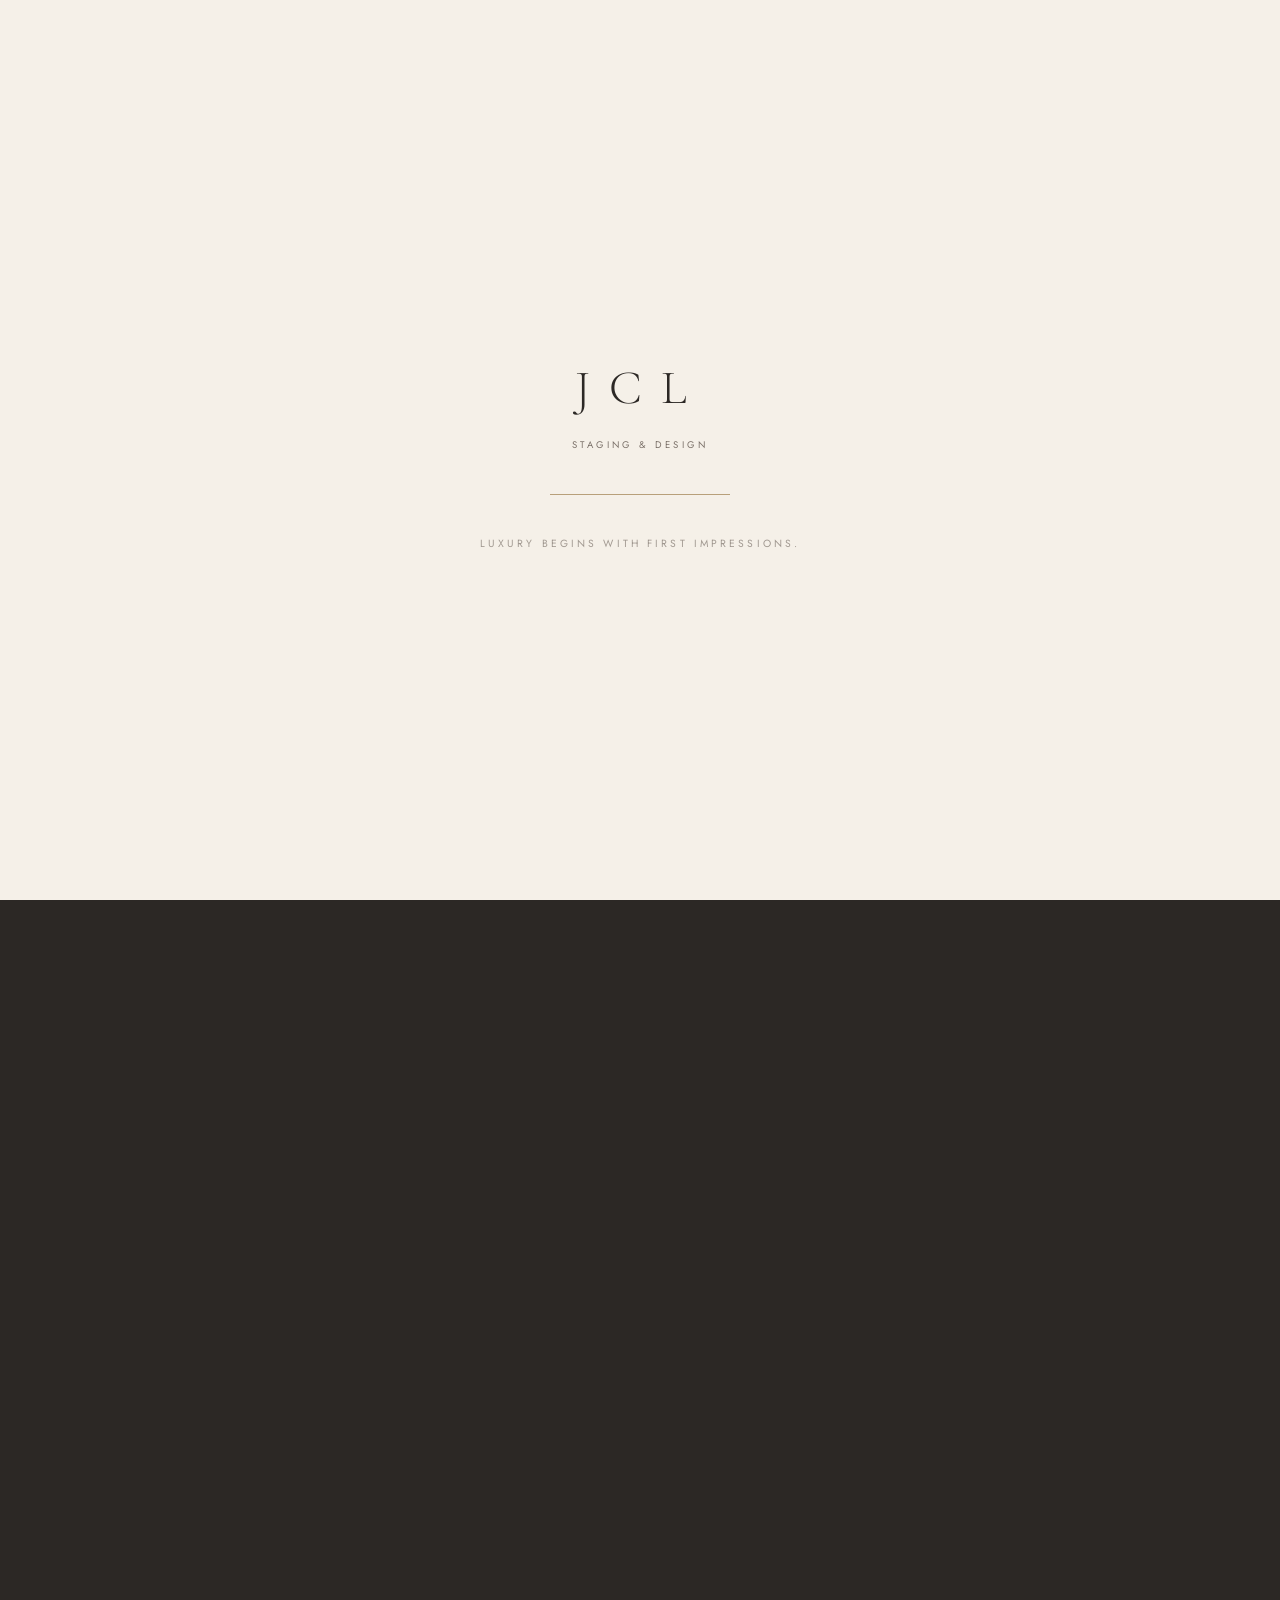
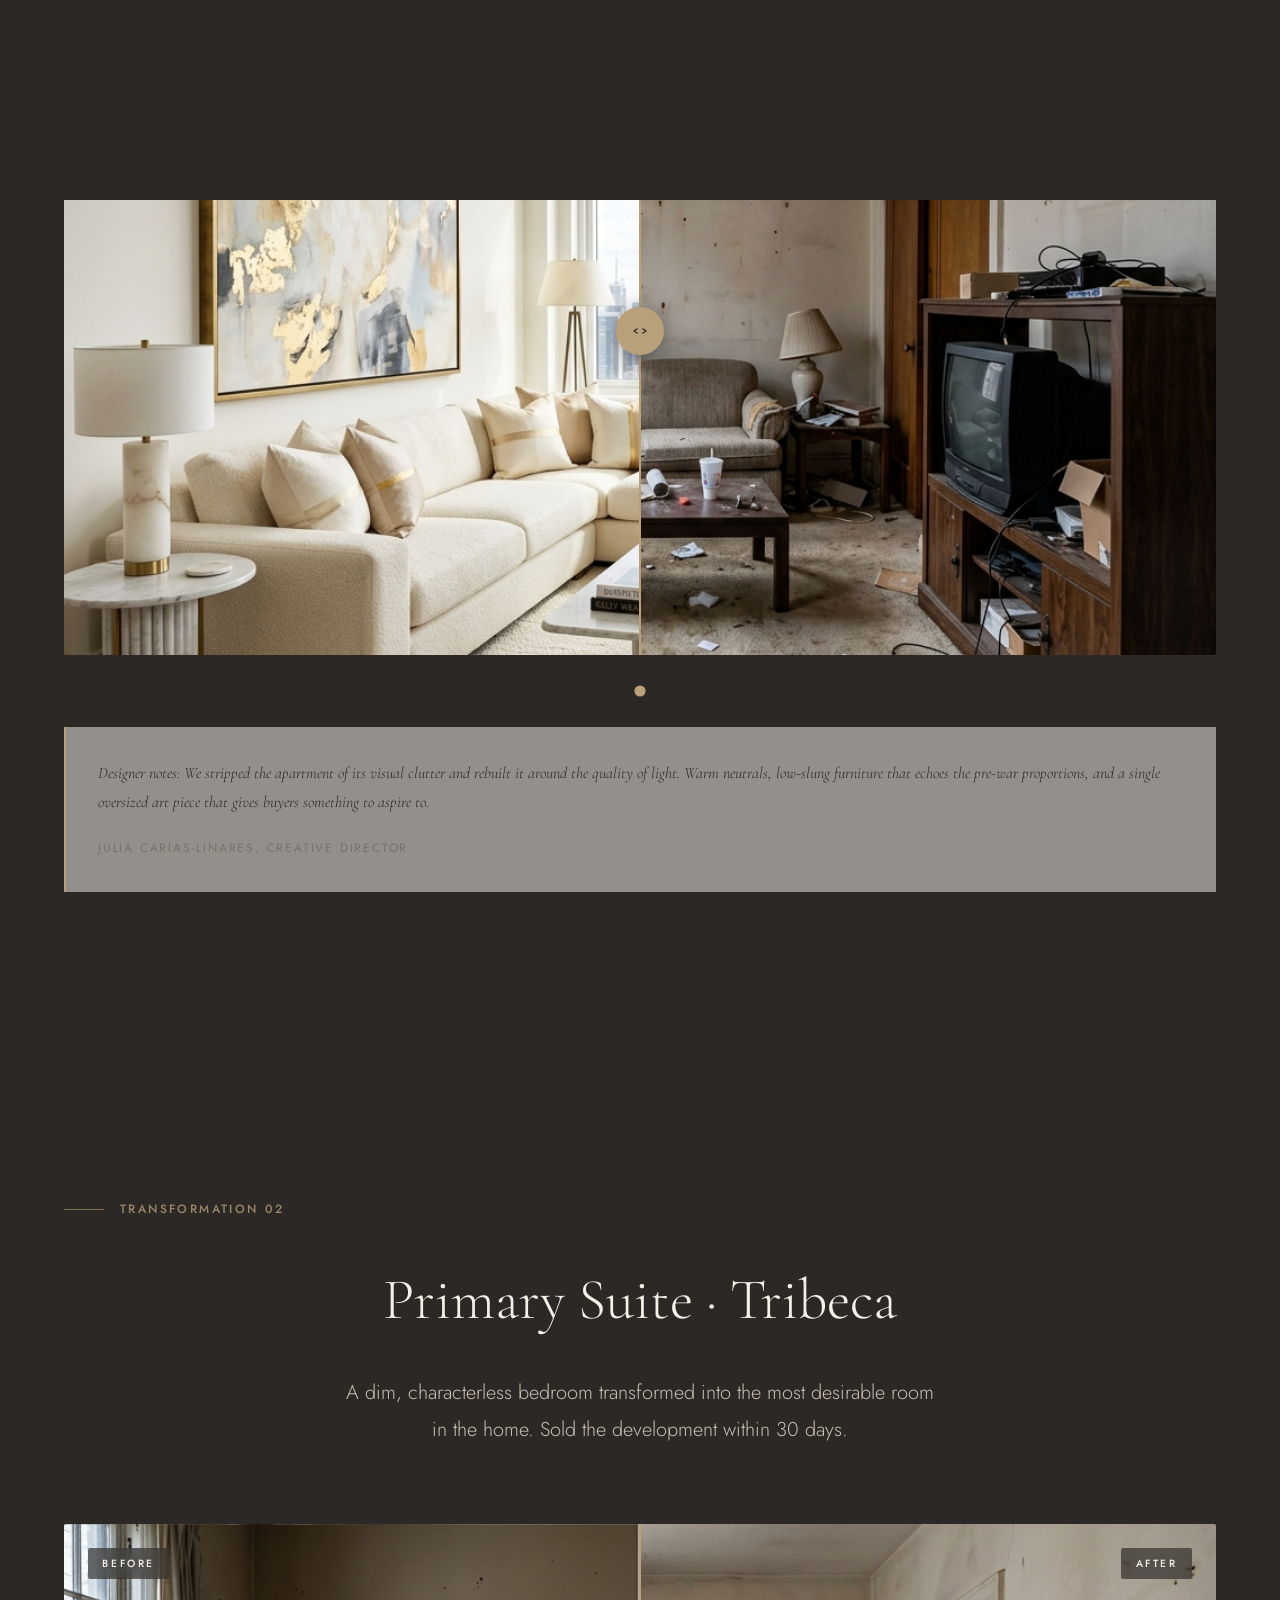
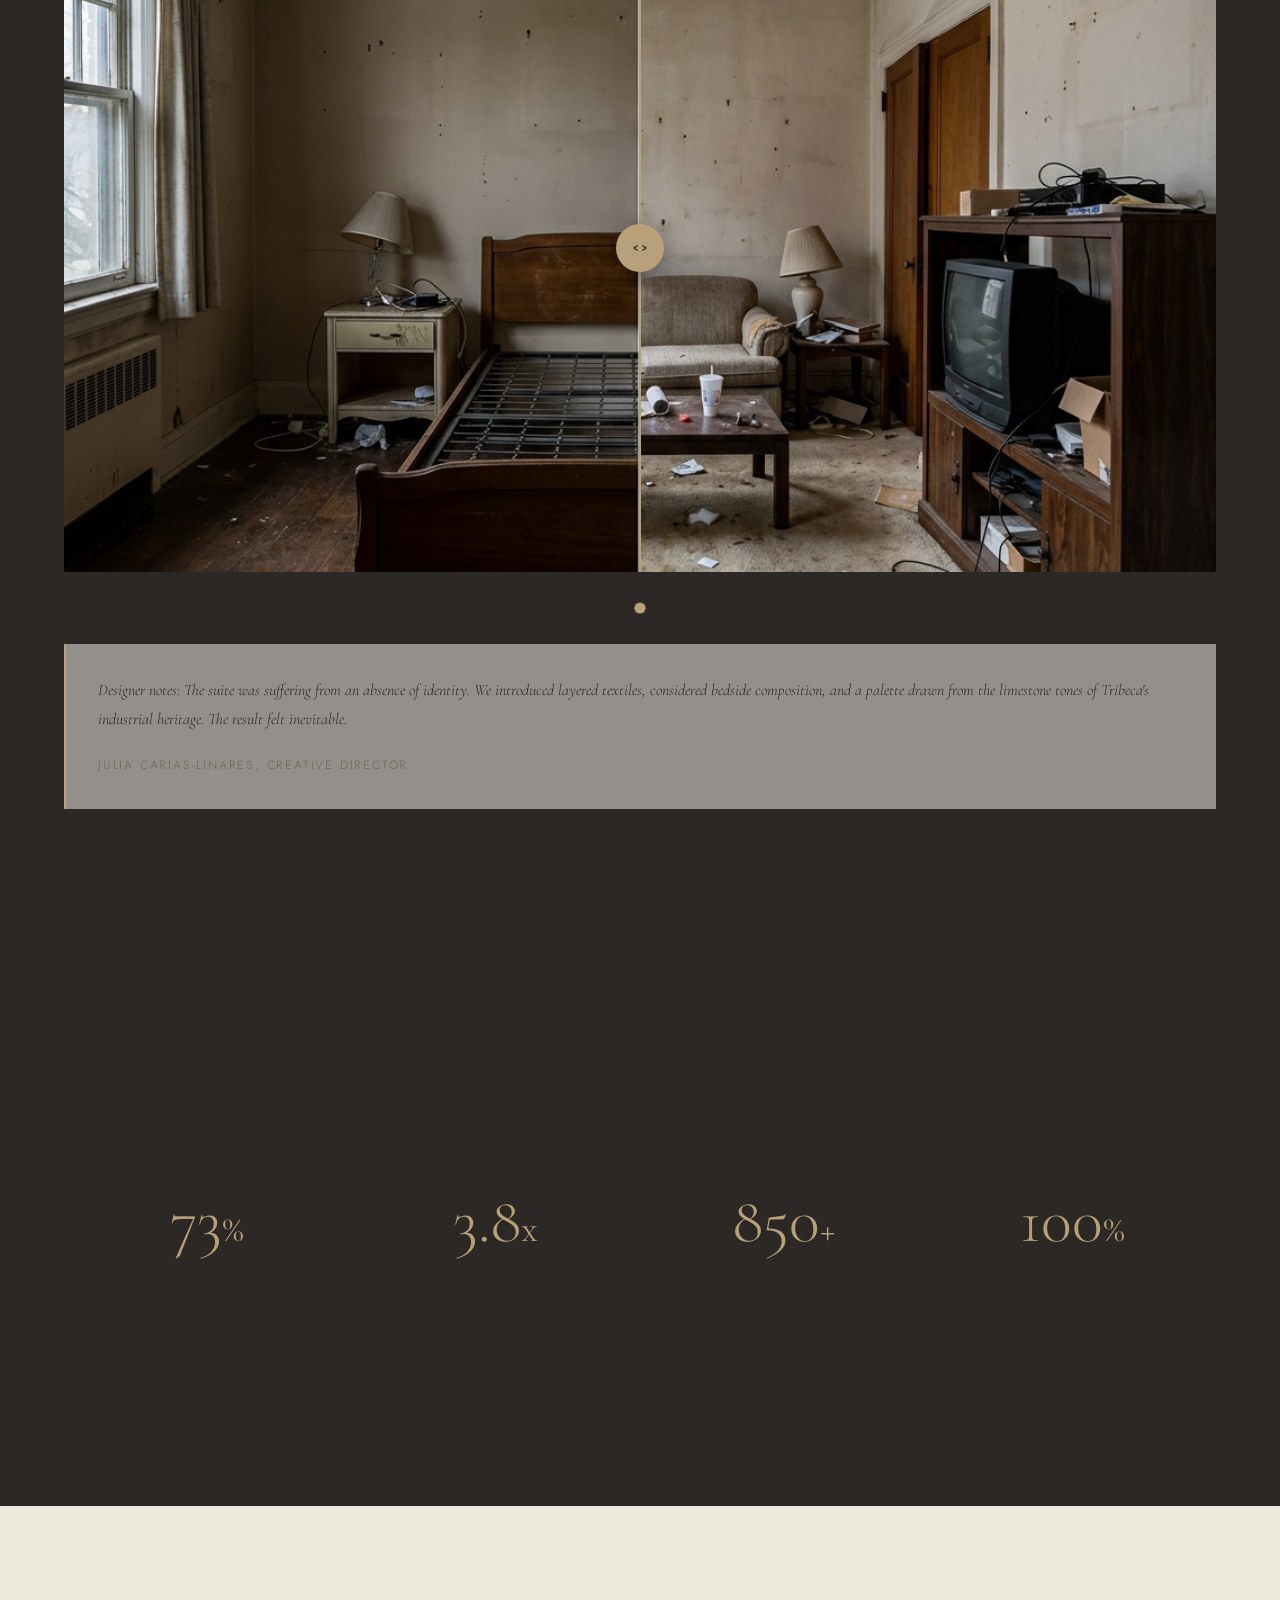
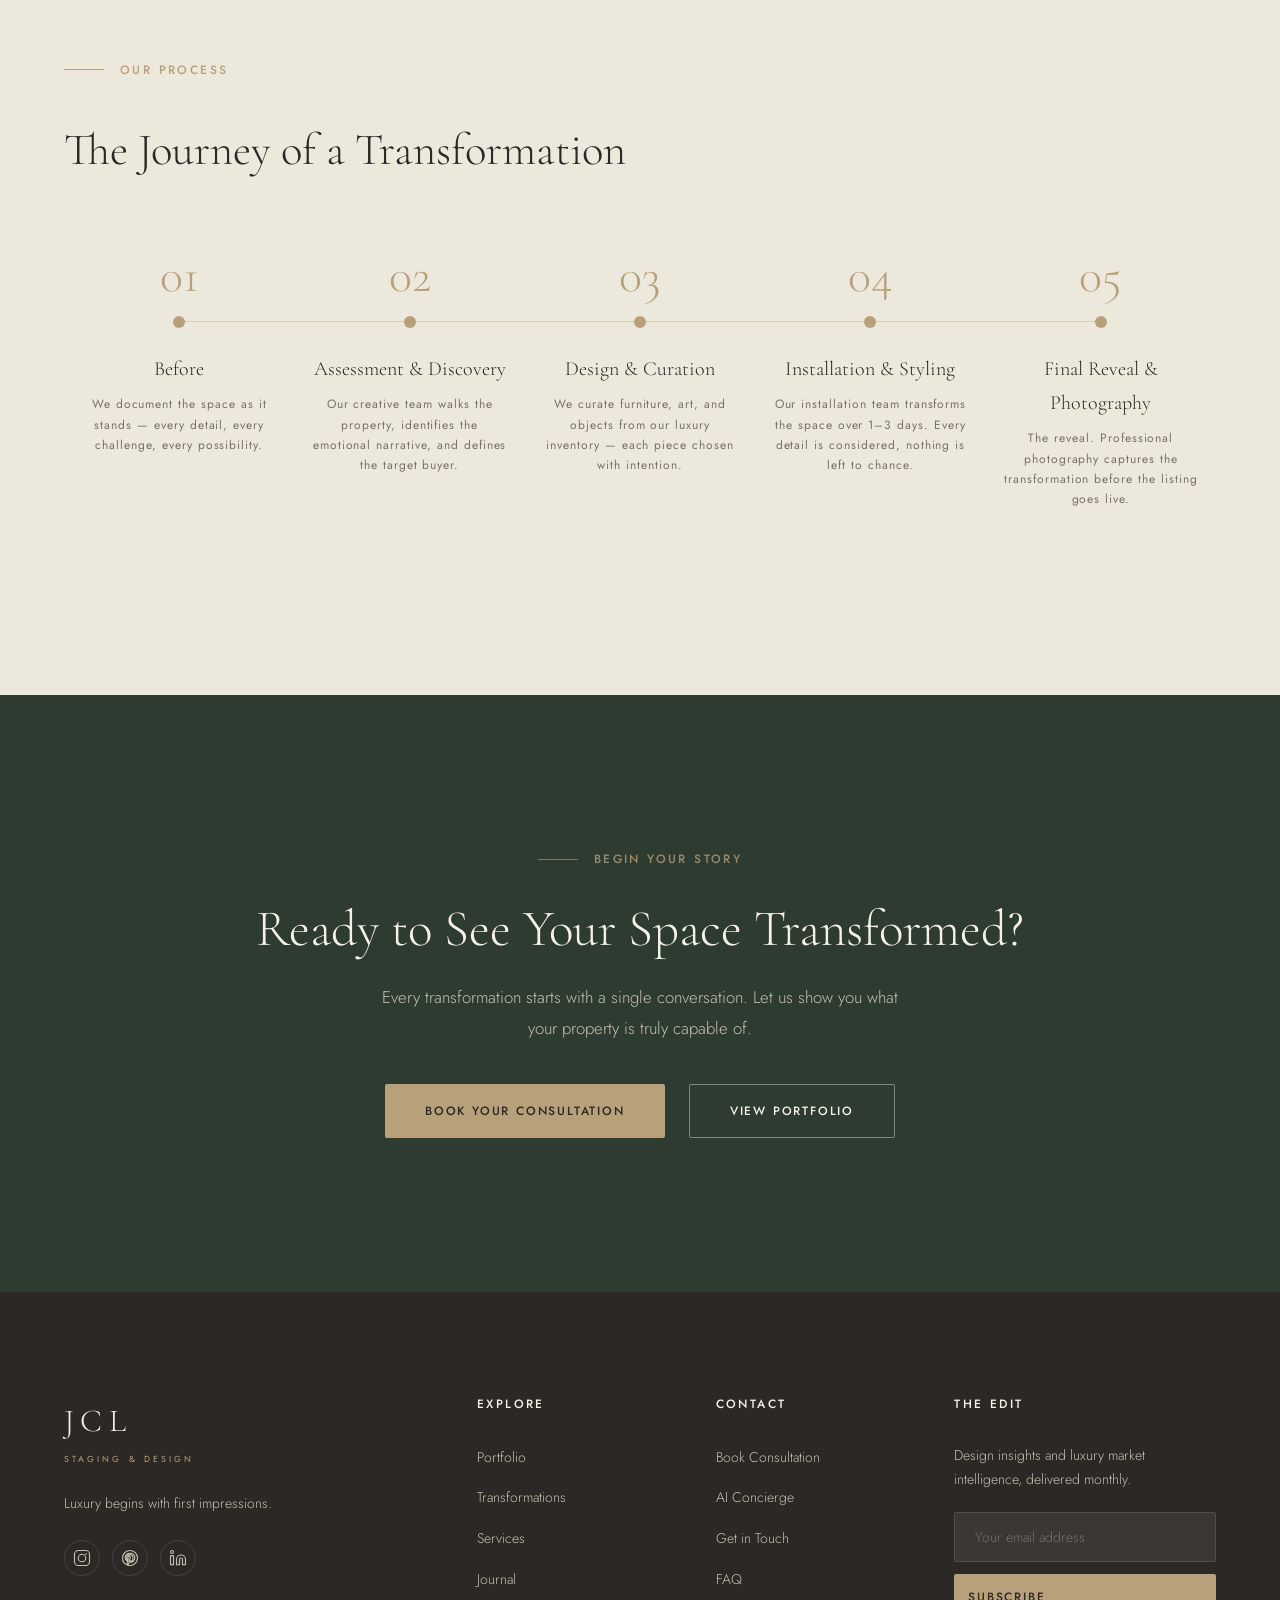
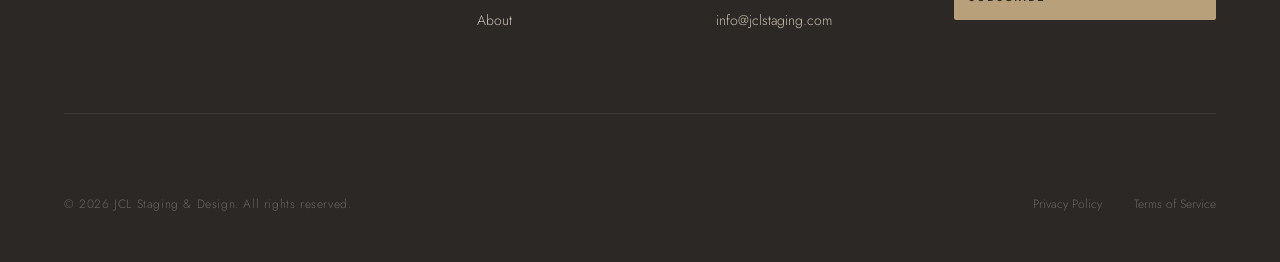
<file: pages/transformations.html>
<!DOCTYPE html>
<html lang="en" data-i18n-title="meta_transformations_title">
<head>
  <meta charset="UTF-8" />
  <meta name="viewport" content="width=device-width, initial-scale=1.0" />
  <title>Transformations | JCL Staging &amp; Design</title>
  <meta name="description" content="Witness the art of transformation — stunning before and after reveals from JCL Staging &amp; Design. Every space holds a hidden story." />
  <meta property="og:title" content="Transformations | JCL Staging &amp; Design" />
  <meta property="og:description" content="Before &amp; after staging transformations that sell homes faster and above asking price." />
  <meta property="og:type" content="website" />
  <link rel="preconnect" href="https://fonts.googleapis.com" />
  <link rel="preconnect" href="https://fonts.gstatic.com" crossorigin />
  <link href="https://fonts.googleapis.com/css2?family=Cormorant+Garamond:ital,wght@0,300;0,400;0,500;1,300;1,400&family=Jost:wght@300;400;500&display=swap" rel="stylesheet" />
  <link rel="stylesheet" href="../css/style.css" />
  <!-- hreflang for bilingual SEO -->
  <link id="hreflang-en" rel="alternate" hreflang="en" href="">
  <link id="hreflang-es" rel="alternate" hreflang="es" href="">
  <link id="hreflang-default" rel="alternate" hreflang="x-default" href="">
</head>
<body class="is-locked" data-page="transformations">

  <!-- Page Transition -->
  <div class="page-transition" aria-hidden="true"></div>

  <!-- Preloader -->
  <div class="preloader">
    <div class="preloader__logo">
      <div class="preloader__logo-text">JCL</div>
      <div class="preloader__logo-sub">Staging &amp; Design</div>
    </div>
    <div class="preloader__line"></div>
    <div class="preloader__tagline" data-i18n="preloader_tagline">Luxury begins with first impressions.</div>
  </div>

  <!-- Custom Cursor -->
  <div class="cursor">
    <div class="cursor-dot"></div>
    <div class="cursor-ring"></div>
  </div>

  <!-- Scroll Progress -->
  <div class="scroll-progress"></div>

  <!-- Search Overlay -->
  <div class="search-overlay">
    <button class="search-close" data-search-close>Close X</button>
    <div class="search-input-wrap">
      <input class="search-field" type="search" placeholder="Search…" />
    </div>
  </div>

  <!-- Navigation -->
  <header class="nav nav--light" id="nav">
    <a class="nav__logo" href="../index.html">JCL<span class="nav__logo-sub">Staging &amp; Design</span></a>
    <nav class="nav__links">
      <a class="nav__link" href="portfolio.html">Portfolio</a>
      <a class="nav__link is-active" href="transformations.html">Transformations</a>
      <a class="nav__link" href="services.html">Services</a>
      <a class="nav__link" href="journal.html">Journal</a>
      <a class="nav__link" href="about.html">About</a>
      <a class="nav__link" href="concierge.html">Concierge</a>
    </nav>
    <div class="nav__actions"><a class="nav__cta" href="consultation.html" data-i18n="nav_book">Book Consultation</a>
        
        <div class="lang-switcher" role="group" aria-label="Language selector">
          <button class="lang-btn" data-lang-btn="en" aria-pressed="true">EN</button>
          <button class="lang-btn" data-lang-btn="es" aria-pressed="false">ES</button>
        </div>
      </div>
    <button class="nav__toggle" aria-label="Open menu">
      <span class="nav__toggle-line"></span>
      <span class="nav__toggle-line"></span>
      <span class="nav__toggle-line"></span>
    </button>
  </header>

  <!-- Mobile Navigation -->
  <nav class="nav-mobile">
      <ul class="nav-mobile__links">
      <li><a class="nav-mobile__link" href="portfolio.html">Portfolio</a></li>
      <li><a class="nav-mobile__link" href="transformations.html">Transformations</a></li>
      <li><a class="nav-mobile__link" href="services.html">Services</a></li>
      <li><a class="nav-mobile__link" href="journal.html">Journal</a></li>
      <li><a class="nav-mobile__link" href="about.html">About</a></li>
      <li><a class="nav-mobile__link" href="concierge.html">Concierge</a></li>
      <li><a class="nav-mobile__link" href="consultation.html">Book Consultation</a></li>
    </ul>
    <div class="nav-mobile__lang" style="display:flex;gap:0;margin:1.5rem auto 0;border:1px solid rgba(184,160,122,0.3);border-radius:3px;overflow:hidden;width:fit-content">
        <button class="lang-btn nav-mobile__lang-btn" data-lang-btn="en" aria-pressed="true" style="padding:0.6rem 1.5rem;font-size:0.75rem;letter-spacing:0.15em;text-transform:uppercase;font-family:var(--font-sans);background:transparent;border:none;color:var(--color-taupe);cursor:pointer">EN</button>
        <button class="lang-btn nav-mobile__lang-btn" data-lang-btn="es" aria-pressed="false" style="padding:0.6rem 1.5rem;font-size:0.75rem;letter-spacing:0.15em;text-transform:uppercase;font-family:var(--font-sans);background:transparent;border-left:1px solid rgba(184,160,122,0.3);color:var(--color-taupe);cursor:pointer">ES</button>
      </div>
    <div class="nav-mobile__bottom">
      <a href="https://www.instagram.com/" target="_blank" rel="noopener" aria-label="Instagram">Instagram</a>
      <a href="https://www.pinterest.com/" target="_blank" rel="noopener" aria-label="Pinterest">Pinterest</a>
      <a href="https://www.linkedin.com/" target="_blank" rel="noopener" aria-label="LinkedIn">LinkedIn</a>
    </div>
  </nav>

  <!-- Main Content -->
  <main id="main-content">

    <!-- Page Hero -->
    <section class="page-hero">
      <div class="page-hero__bg"><img src="../images/before-living.png" alt="JCL Transformations" style="width:100%;height:100%;object-fit:cover"></div>
      <div class="page-hero__overlay"></div>
      <div class="page-hero__content">
        <div class="section-label section-label--light"><span data-i18n="transform_page_eyebrow">Before &amp; After</span></div>
        <h1 class="page-hero__title"><span data-i18n="transform_page_headline">The Art of Transformation</span></h1>
      </div>
    </section>

    <!-- Philosophy Section -->
    <section class="section section--marble">
      <div class="container">
        <div class="section-label reveal"><span data-i18n="transform_philosophy_eyebrow">The Philosophy</span></div>
        <h2 class="reveal reveal-delay-1" style="font-family:var(--font-serif);font-size:clamp(2.5rem,4.5vw,5rem);font-weight:300;color:var(--color-charcoal);line-height:1.1;margin-bottom:2rem;">Every Space Holds a Hidden Story.</h2>
        <p class="reveal reveal-delay-2" style="font-family:var(--font-sans);font-weight:300;color:var(--color-taupe);font-size:1.1rem;line-height:1.9;max-width:680px;">The difference between a house that sits on the market and one that sparks bidding wars is not always structural. It is emotional. It is the feeling that washes over a buyer the moment they walk in. Our transformations are designed to create that feeling — deliberately, precisely, and beautifully.</p>
      </div>
    </section>

    <!-- Transformation 01 — Living Room -->
    <section class="section transformation">
      <div class="container">
        <div class="transformation__header reveal">
          <div class="section-label section-label--light"><span>Transformation 01</span></div>
          <h2 class="transformation__headline">Living Room · Upper East Side</h2>
          <p class="transformation__desc">A vacant pre-war apartment transformed into a home buyers could feel before they finished the walkthrough. Sold in 4 days, 18% above asking.</p>
        </div>

        <div class="transformation__slide is-active">
          <div class="before-after" role="img" aria-label="Living room before and after staging">
            <img class="before-after__image before-after__before" src="../images/before-living.png" alt="Living room before staging" />
            <img class="before-after__image before-after__after" src="../images/after-living.png" alt="Living room after staging" />
            <div class="before-after__handle" aria-hidden="true">
              <div class="before-after__circle">
                <svg viewBox="0 0 20 20" fill="none" xmlns="http://www.w3.org/2000/svg" width="20" height="20">
                  <path d="M7 8L4 10L7 12M13 8L16 10L13 12" stroke="currentColor" stroke-width="1.5" stroke-linecap="round" stroke-linejoin="round"/>
                </svg>
              </div>
            </div>
            <span class="before-after__label before-after__label--before">Before</span>
            <span class="before-after__label before-after__label--after">After</span>
          </div>
        </div>

        <div class="transformation__nav">
          <button class="transformation__dot is-active" aria-label="Slide 1"></button>
        </div>

        <!-- Designer Notes -->
        <div style="margin-top:2rem;padding:2rem;border-left:2px solid var(--color-champagne);background:rgba(249,247,244,0.5);">
          <p style="font-family:var(--font-serif);font-style:italic;font-weight:300;color:var(--color-charcoal);line-height:1.8;margin-bottom:1rem;">Designer notes: We stripped the apartment of its visual clutter and rebuilt it around the quality of light. Warm neutrals, low-slung furniture that echoes the pre-war proportions, and a single oversized art piece that gives buyers something to aspire to.</p>
          <span style="font-family:var(--font-sans);font-size:0.75rem;letter-spacing:0.15em;text-transform:uppercase;color:var(--color-taupe);">Julia Carias-Linares, Creative Director</span>
        </div>
      </div>
    </section>

    <!-- Transformation 02 — Primary Suite -->
    <section class="section transformation">
      <div class="container">
        <div class="transformation__header reveal">
          <div class="section-label section-label--light"><span>Transformation 02</span></div>
          <h2 class="transformation__headline">Primary Suite · Tribeca</h2>
          <p class="transformation__desc">A dim, characterless bedroom transformed into the most desirable room in the home. Sold the development within 30 days.</p>
        </div>

        <div class="transformation__slide is-active">
          <div class="before-after" role="img" aria-label="Primary suite before and after staging">
            <img class="before-after__image before-after__before" src="../images/before-living.png" alt="Primary suite before staging" />
            <img class="before-after__image before-after__after" src="../images/before-after-bedroom.png" alt="Primary suite after staging" />
            <div class="before-after__handle" aria-hidden="true">
              <div class="before-after__circle">
                <svg viewBox="0 0 20 20" fill="none" xmlns="http://www.w3.org/2000/svg" width="20" height="20">
                  <path d="M7 8L4 10L7 12M13 8L16 10L13 12" stroke="currentColor" stroke-width="1.5" stroke-linecap="round" stroke-linejoin="round"/>
                </svg>
              </div>
            </div>
            <span class="before-after__label before-after__label--before">Before</span>
            <span class="before-after__label before-after__label--after">After</span>
          </div>
        </div>

        <div class="transformation__nav">
          <button class="transformation__dot is-active" aria-label="Slide 1"></button>
        </div>

        <!-- Designer Notes -->
        <div style="margin-top:2rem;padding:2rem;border-left:2px solid var(--color-champagne);background:rgba(249,247,244,0.5);">
          <p style="font-family:var(--font-serif);font-style:italic;font-weight:300;color:var(--color-charcoal);line-height:1.8;margin-bottom:1rem;">Designer notes: The suite was suffering from an absence of identity. We introduced layered textiles, considered bedside composition, and a palette drawn from the limestone tones of Tribeca's industrial heritage. The result felt inevitable.</p>
          <span style="font-family:var(--font-sans);font-size:0.75rem;letter-spacing:0.15em;text-transform:uppercase;color:var(--color-taupe);">Julia Carias-Linares, Creative Director</span>
        </div>
      </div>
    </section>

    <!-- Stats Section -->
    <section class="section section--dark">
      <div class="container">
        <div class="transformation__stats stats-grid">
          <div class="stat reveal">
            <div class="stat__number">73<span class="stat__unit">%</span></div>
            <div class="stat__label">Days Reduced</div>
          </div>
          <div class="stat reveal reveal-delay-1">
            <div class="stat__number">3.8<span class="stat__unit">x</span></div>
            <div class="stat__label">Buyer Engagement</div>
          </div>
          <div class="stat reveal reveal-delay-2">
            <div class="stat__number">850<span class="stat__unit">+</span></div>
            <div class="stat__label">Properties Transformed</div>
          </div>
          <div class="stat reveal reveal-delay-3">
            <div class="stat__number">100<span class="stat__unit">%</span></div>
            <div class="stat__label">Client Satisfaction</div>
          </div>
        </div>
      </div>
    </section>

    <!-- Process Timeline -->
    <section class="section section--linen">
      <div class="container">
        <div class="section-label reveal"><span>Our Process</span></div>
        <h2 class="reveal reveal-delay-1" style="font-family:var(--font-serif);font-size:clamp(2rem,3.5vw,3.5rem);font-weight:300;color:var(--color-charcoal);margin-bottom:0;">The Journey of a Transformation</h2>

        <div class="process-timeline" style="display:flex;gap:0;align-items:flex-start;margin-top:4rem;overflow-x:auto;padding-bottom:2rem;">

          <!-- Step 01 -->
          <div style="flex:1;text-align:center;padding:0 1rem;position:relative;min-width:160px;">
            <div style="font-family:var(--font-serif);font-size:3rem;font-weight:300;color:var(--color-champagne);line-height:1;margin-bottom:1rem;">01</div>
            <div style="width:12px;height:12px;border-radius:50%;background:var(--color-champagne);margin:0 auto;position:relative;z-index:1;"></div>
            <div style="position:absolute;top:calc(3rem + 1rem + 5px);left:50%;right:-50%;height:1px;background:var(--color-champagne);opacity:0.4;"></div>
            <h4 style="font-family:var(--font-serif);font-size:1.25rem;font-weight:300;color:var(--color-charcoal);margin-top:1.5rem;margin-bottom:0.5rem;">Before</h4>
            <p style="font-family:var(--font-sans);font-size:0.75rem;color:var(--color-taupe);letter-spacing:0.08em;line-height:1.7;">We document the space as it stands — every detail, every challenge, every possibility.</p>
          </div>

          <!-- Step 02 -->
          <div style="flex:1;text-align:center;padding:0 1rem;position:relative;min-width:160px;">
            <div style="font-family:var(--font-serif);font-size:3rem;font-weight:300;color:var(--color-champagne);line-height:1;margin-bottom:1rem;">02</div>
            <div style="width:12px;height:12px;border-radius:50%;background:var(--color-champagne);margin:0 auto;position:relative;z-index:1;"></div>
            <div style="position:absolute;top:calc(3rem + 1rem + 5px);left:50%;right:-50%;height:1px;background:var(--color-champagne);opacity:0.4;"></div>
            <h4 style="font-family:var(--font-serif);font-size:1.25rem;font-weight:300;color:var(--color-charcoal);margin-top:1.5rem;margin-bottom:0.5rem;">Assessment &amp; Discovery</h4>
            <p style="font-family:var(--font-sans);font-size:0.75rem;color:var(--color-taupe);letter-spacing:0.08em;line-height:1.7;">Our creative team walks the property, identifies the emotional narrative, and defines the target buyer.</p>
          </div>

          <!-- Step 03 -->
          <div style="flex:1;text-align:center;padding:0 1rem;position:relative;min-width:160px;">
            <div style="font-family:var(--font-serif);font-size:3rem;font-weight:300;color:var(--color-champagne);line-height:1;margin-bottom:1rem;">03</div>
            <div style="width:12px;height:12px;border-radius:50%;background:var(--color-champagne);margin:0 auto;position:relative;z-index:1;"></div>
            <div style="position:absolute;top:calc(3rem + 1rem + 5px);left:50%;right:-50%;height:1px;background:var(--color-champagne);opacity:0.4;"></div>
            <h4 style="font-family:var(--font-serif);font-size:1.25rem;font-weight:300;color:var(--color-charcoal);margin-top:1.5rem;margin-bottom:0.5rem;">Design &amp; Curation</h4>
            <p style="font-family:var(--font-sans);font-size:0.75rem;color:var(--color-taupe);letter-spacing:0.08em;line-height:1.7;">We curate furniture, art, and objects from our luxury inventory — each piece chosen with intention.</p>
          </div>

          <!-- Step 04 -->
          <div style="flex:1;text-align:center;padding:0 1rem;position:relative;min-width:160px;">
            <div style="font-family:var(--font-serif);font-size:3rem;font-weight:300;color:var(--color-champagne);line-height:1;margin-bottom:1rem;">04</div>
            <div style="width:12px;height:12px;border-radius:50%;background:var(--color-champagne);margin:0 auto;position:relative;z-index:1;"></div>
            <div style="position:absolute;top:calc(3rem + 1rem + 5px);left:50%;right:-50%;height:1px;background:var(--color-champagne);opacity:0.4;"></div>
            <h4 style="font-family:var(--font-serif);font-size:1.25rem;font-weight:300;color:var(--color-charcoal);margin-top:1.5rem;margin-bottom:0.5rem;">Installation &amp; Styling</h4>
            <p style="font-family:var(--font-sans);font-size:0.75rem;color:var(--color-taupe);letter-spacing:0.08em;line-height:1.7;">Our installation team transforms the space over 1–3 days. Every detail is considered, nothing is left to chance.</p>
          </div>

          <!-- Step 05 -->
          <div style="flex:1;text-align:center;padding:0 1rem;position:relative;min-width:160px;">
            <div style="font-family:var(--font-serif);font-size:3rem;font-weight:300;color:var(--color-champagne);line-height:1;margin-bottom:1rem;">05</div>
            <div style="width:12px;height:12px;border-radius:50%;background:var(--color-champagne);margin:0 auto;position:relative;z-index:1;"></div>
            <h4 style="font-family:var(--font-serif);font-size:1.25rem;font-weight:300;color:var(--color-charcoal);margin-top:1.5rem;margin-bottom:0.5rem;">Final Reveal &amp; Photography</h4>
            <p style="font-family:var(--font-sans);font-size:0.75rem;color:var(--color-taupe);letter-spacing:0.08em;line-height:1.7;">The reveal. Professional photography captures the transformation before the listing goes live.</p>
          </div>

        </div>
      </div>
    </section>

    <!-- CTA Section -->
    <section class="section section--forest" style="text-align:center;">
      <div class="container">
        <div class="section-label section-label--light" style="justify-content:center;"><span>Begin Your Story</span></div>
        <h2 style="font-family:var(--font-serif);font-size:clamp(2.5rem,4vw,4rem);font-weight:300;color:var(--color-ivory);margin-bottom:1.5rem;line-height:1.1;">Ready to See Your Space Transformed?</h2>
        <p style="font-family:var(--font-sans);font-weight:300;color:var(--color-stone);font-size:1.05rem;line-height:1.85;max-width:520px;margin:0 auto 2.5rem;">Every transformation starts with a single conversation. Let us show you what your property is truly capable of.</p>
        <div style="display:flex;gap:1.5rem;justify-content:center;flex-wrap:wrap;">
          <a class="btn btn--primary" href="consultation.html">Book Your Consultation</a>
          <a class="btn btn--outline" href="portfolio.html">View Portfolio</a>
        </div>
      </div>
    </section>

  </main>

  <!-- Footer -->
  <footer class="footer">
    <div class="container">
      <div class="footer__grid">
        <!-- Col 1: Brand -->
        <div class="footer__col footer__col--brand">
          <div class="footer__logo">JCL<span class="footer__logo-sub">Staging &amp; Design</span></div>
          <p class="footer__tagline">Luxury begins with first impressions.</p>
          <div class="footer__social">
            <a href="https://www.instagram.com/" target="_blank" rel="noopener" class="footer__social-link" aria-label="Instagram">
              <svg width="18" height="18" viewBox="0 0 24 24" fill="none" stroke="currentColor" stroke-width="1.5"><rect x="2" y="2" width="20" height="20" rx="5"/><circle cx="12" cy="12" r="5"/><circle cx="17.5" cy="6.5" r="1" fill="currentColor" stroke="none"/></svg>
            </a>
            <a href="https://www.pinterest.com/" target="_blank" rel="noopener" class="footer__social-link" aria-label="Pinterest">
              <svg width="18" height="18" viewBox="0 0 24 24" fill="none" stroke="currentColor" stroke-width="1.5"><path d="M12 2C6.477 2 2 6.477 2 12c0 4.236 2.636 7.855 6.356 9.312-.088-.791-.167-2.005.035-2.868.181-.78 1.172-4.97 1.172-4.97s-.299-.598-.299-1.482c0-1.388.806-2.428 1.808-2.428.853 0 1.267.641 1.267 1.408 0 .858-.546 2.14-.828 3.33-.236.995.499 1.806 1.476 1.806 1.772 0 3.137-1.868 3.137-4.567 0-2.387-1.716-4.057-4.163-4.057-2.836 0-4.5 2.127-4.5 4.326 0 .857.33 1.775.742 2.278a.3.3 0 01.069.284c-.076.313-.244.995-.277 1.134-.044.183-.146.222-.337.134-1.249-.581-2.03-2.407-2.03-3.874 0-3.154 2.292-6.052 6.608-6.052 3.469 0 6.165 2.473 6.165 5.776 0 3.447-2.173 6.22-5.19 6.22-1.013 0-1.967-.527-2.292-1.148l-.623 2.378c-.226.869-.835 1.958-1.244 2.621.937.29 1.931.446 2.962.446 5.523 0 10-4.477 10-10S17.523 2 12 2z"/></svg>
            </a>
            <a href="https://www.linkedin.com/" target="_blank" rel="noopener" class="footer__social-link" aria-label="LinkedIn">
              <svg width="18" height="18" viewBox="0 0 24 24" fill="none" stroke="currentColor" stroke-width="1.5"><path d="M16 8a6 6 0 016 6v7h-4v-7a2 2 0 00-2-2 2 2 0 00-2 2v7h-4v-7a6 6 0 016-6z"/><rect x="2" y="9" width="4" height="12"/><circle cx="4" cy="4" r="2"/></svg>
            </a>
          </div>
        </div>
        <!-- Col 2: Explore -->
        <div class="footer__col">
          <h4 class="footer__col-title">Explore</h4>
          <ul class="footer__links">
            <li><a class="footer__link" href="portfolio.html">Portfolio</a></li>
            <li><a class="footer__link" href="transformations.html">Transformations</a></li>
            <li><a class="footer__link" href="services.html">Services</a></li>
            <li><a class="footer__link" href="journal.html">Journal</a></li>
            <li><a class="footer__link" href="about.html">About</a></li>
          </ul>
        </div>
        <!-- Col 3: Contact -->
        <div class="footer__col">
          <h4 class="footer__col-title">Contact</h4>
          <ul class="footer__links">
            <li><a class="footer__link" href="consultation.html">Book Consultation</a></li>
            <li><a class="footer__link" href="concierge.html">AI Concierge</a></li>
            <li><a class="footer__link" href="contact.html">Get in Touch</a></li>
            <li><a class="footer__link" href="faq.html">FAQ</a></li>
            <li><a class="footer__link" href="mailto:info@jclstaging.com">info@jclstaging.com</a></li>
          </ul>
        </div>
        <!-- Col 4: Newsletter -->
        <div class="footer__col footer__col--newsletter">
          <h4 class="footer__col-title">The Edit</h4>
          <p class="footer__newsletter-desc">Design insights and luxury market intelligence, delivered monthly.</p>
          <form class="footer__newsletter-form" id="footer-newsletter-transformations">
            <input type="email" class="footer__newsletter-input" placeholder="Your email address" aria-label="Email address" />
            <button type="submit" class="btn btn--primary footer__newsletter-btn">Subscribe</button>
          </form>
        </div>
      </div>
      <div class="footer__bottom">
        <p class="footer__copyright">&copy; 2026 JCL Staging &amp; Design. All rights reserved.</p>
        <div class="footer__legal">
          <a href="privacy.html" class="footer__legal-link">Privacy Policy</a>
          <a href="terms.html" class="footer__legal-link">Terms of Service</a>
        </div>
      </div>
    </div>
  </footer>

  <!-- Sticky CTA -->
  <div class="sticky-cta">
    <a class="btn btn--primary" href="consultation.html" data-i18n="nav_book_now">Book Now</a>
  </div>

  <!-- Concierge FAB -->
  <button class="concierge-fab" id="concierge-fab" aria-label="Chat with Olivia">
    <img class="concierge-fab__avatar" src="../images/olivia-avatar.jpg" alt="Olivia, Design Concierge" />
    <span class="concierge-fab__label" data-i18n="olivia_label">Chat with Olivia</span>
    <span class="concierge-fab__online"></span>
  </button>

  <!-- Concierge Panel -->
  <div class="concierge-panel" id="concierge-panel" aria-hidden="true">
    <div class="concierge-panel__header">
      <img class="concierge-panel__avatar" src="../images/olivia-avatar.jpg" alt="Olivia" />
      <div>
        <span class="concierge-panel__name" data-i18n="olivia_name">Olivia</span>
        <span class="concierge-panel__status">
          <span class="concierge-panel__online-dot"></span>Design Concierge · Online
        </span>
      </div>
      <button class="concierge-panel__close" id="concierge-close" aria-label="Close chat">X</button>
    </div>
    <div class="concierge-msgs" id="concierge-msgs">
      <div class="msg msg--ai">
        <img class="msg__av" src="../images/olivia-avatar.jpg" alt="Olivia" />
        <div class="msg__bubble">Welcome to JCL Staging. I am Olivia, your Design Concierge. What brings you here today?</div>
      </div>
    </div>
    <div class="concierge-suggestions">
      <button class="concierge-suggestion">Tell me about your transformations</button>
      <button class="concierge-suggestion">How long does staging take?</button>
      <button class="concierge-suggestion">Book a consultation</button>
    </div>
    <div class="concierge-panel__footer">
      <input class="concierge-input" type="text" placeholder="Message Olivia…" aria-label="Type your message" />
      <button class="concierge-send" aria-label="Send message">
        <svg width="18" height="18" viewBox="0 0 24 24" fill="none" stroke="currentColor" stroke-width="2" stroke-linecap="round" stroke-linejoin="round">
          <line x1="22" y1="2" x2="11" y2="13"></line>
          <polygon points="22 2 15 22 11 13 2 9 22 2"></polygon>
        </svg>
      </button>
    </div>
  </div>
  <script src="../js/i18n.js"></script>
  <script src="../js/main.js"></script>
</body>
</html>
</file>
<file: css/style.css>
/* ═══════════════════════════════════════════════════════════════
   JCL STAGING & DESIGN — LUXURY DESIGN SYSTEM
   Version 3.0 — 2026
   "Where homes become unforgettable stories."
═══════════════════════════════════════════════════════════════ */

/* ─── CUSTOM PROPERTIES ─────────────────────────────────────── */
:root {
  --color-ivory:        #F5F0E8;
  --color-linen:        #EDE8DC;
  --color-marble:       #F9F7F4;
  --color-sand:         #D4C8B8;
  --color-stone:        #C8BFB0;
  --color-champagne:    #B8A07A;
  --color-champagne-lt: #CDB898;
  --color-champagne-dk: #9A8060;
  --color-taupe:        #7A7068;
  --color-taupe-lt:     #A09890;
  --color-charcoal:     #2C2825;
  --color-charcoal-soft:#3D3835;
  --color-forest:       #2D3B30;
  --color-forest-lt:    #3D5040;
  --color-bronze:       #8B6914;
  --bg-primary:         var(--color-ivory);
  --bg-secondary:       var(--color-linen);
  --bg-dark:            var(--color-charcoal);
  --text-primary:       var(--color-charcoal);
  --text-secondary:     var(--color-taupe);
  --text-accent:        var(--color-champagne);
  --border:             var(--color-stone);
  --accent:             var(--color-champagne);
  --font-serif:         'Cormorant Garamond', 'EB Garamond', Georgia, serif;
  --font-sans:          'Jost', system-ui, -apple-system, sans-serif;
  --text-xs:   0.75rem;
  --text-sm:   0.875rem;
  --text-base: 1rem;
  --text-lg:   1.25rem;
  --text-xl:   1.5rem;
  --text-2xl:  2rem;
  --text-3xl:  2.75rem;
  --text-4xl:  3.5rem;
  --text-5xl:  4.5rem;
  --text-6xl:  6rem;
  --text-7xl:  8rem;
  --space-4:  1rem;
  --space-8:  2rem;
  --space-12: 3rem;
  --space-16: 4rem;
  --space-20: 5rem;
  --space-24: 6rem;
  --space-32: 8rem;
  --ease-luxury:   cubic-bezier(0.25, 0.1, 0.25, 1);
  --ease-reveal:   cubic-bezier(0.16, 1, 0.3, 1);
  --ease-smooth:   cubic-bezier(0.4, 0, 0.2, 1);
  --ease-spring:   cubic-bezier(0.34, 1.56, 0.64, 1);
  --dur-fast:      0.3s;
  --dur-medium:    0.6s;
  --dur-slow:      1s;
  --dur-cinematic: 1.8s;
  --max-width:     1440px;
  --gutter:        clamp(1.5rem, 5vw, 5rem);
  --section-gap:   clamp(6rem, 12vw, 14rem);
  --glass-bg:      rgba(245, 240, 232, 0.78);
  --glass-blur:    blur(24px);
  --glass-border:  rgba(184, 160, 122, 0.2);
  --shadow-sm:     0 1px 3px rgba(44,40,37,0.08);
  --shadow-md:     0 4px 20px rgba(44,40,37,0.1);
  --shadow-lg:     0 20px 60px rgba(44,40,37,0.15);
  --shadow-xl:     0 40px 80px rgba(44,40,37,0.2);
}

[data-theme="dark"] {
  --bg-primary:   #1A1815;
  --bg-secondary: #201E1B;
  --bg-dark:      var(--color-ivory);
  --text-primary: var(--color-ivory);
  --text-secondary: var(--color-stone);
  --border:       #3A3530;
  --glass-bg:     rgba(26,24,21,0.9);
}

/* ─── RESET ─────────────────────────────────────────────────── */
*, *::before, *::after { box-sizing: border-box; margin: 0; padding: 0; }
html { font-size: 16px; scroll-behavior: smooth; -webkit-font-smoothing: antialiased; -moz-osx-font-smoothing: grayscale; }
body { font-family: var(--font-sans); background: var(--bg-primary); color: var(--text-primary); line-height: 1.7; overflow-x: hidden; cursor: none; }
img, video { max-width: 100%; height: auto; display: block; }
a { color: inherit; text-decoration: none; }
button { cursor: none; border: none; background: none; font-family: inherit; }
input, textarea, select { font-family: inherit; }
ul, ol { list-style: none; }

/* ─── TYPOGRAPHY ─────────────────────────────────────────────── */
.t-display {
  font-family: var(--font-serif);
  font-size: clamp(var(--text-4xl), 8vw, var(--text-7xl));
  font-weight: 300; line-height: 1.05; letter-spacing: -0.02em;
}
.t-headline {
  font-family: var(--font-serif);
  font-size: clamp(var(--text-3xl), 5vw, var(--text-5xl));
  font-weight: 300; line-height: 1.1; letter-spacing: -0.01em;
}
.t-subheadline {
  font-family: var(--font-serif);
  font-size: clamp(var(--text-xl), 3vw, var(--text-3xl));
  font-weight: 300; line-height: 1.3; font-style: italic;
}
.t-label {
  font-family: var(--font-sans);
  font-size: var(--text-xs); font-weight: 500;
  letter-spacing: 0.2em; text-transform: uppercase;
}
.t-body {
  font-family: var(--font-sans);
  font-size: clamp(var(--text-base), 1.2vw, var(--text-lg));
  font-weight: 300; line-height: 1.8; color: var(--text-secondary);
}
.t-accent { color: var(--color-champagne); }

/* ─── LAYOUT ─────────────────────────────────────────────────── */
.container { max-width: var(--max-width); margin: 0 auto; padding: 0 var(--gutter); }
.section { padding: var(--section-gap) 0; }
.section--dark { background: var(--bg-dark); color: var(--color-ivory); }
.section--linen { background: var(--bg-secondary); }
.section--forest { background: var(--color-forest); color: var(--color-ivory); }
.section--marble { background: var(--color-marble); }
.section--champagne { background: var(--color-champagne); }

/* ─── CURSOR ─────────────────────────────────────────────────── */
.cursor { position: fixed; top: 0; left: 0; pointer-events: none; z-index: 10000; }
.cursor-dot {
  position: absolute;
  width: 6px; height: 6px; background: var(--color-champagne);
  border-radius: 50%; transform: translate(-50%,-50%);
  transition: transform var(--dur-fast) var(--ease-luxury);
}
.cursor-ring {
  position: absolute;
  width: 36px; height: 36px; border: 1px solid var(--color-champagne);
  border-radius: 50%; transform: translate(-50%,-50%); opacity: 0.6;
  transition: width 0.3s var(--ease-spring), height 0.3s var(--ease-spring), opacity var(--dur-fast);
}
.cursor-dot--active { transform: translate(-50%,-50%) scale(2.5); }
.cursor-ring--active { width: 60px; height: 60px; opacity: 0.3; }

/* ─── SCROLL PROGRESS ────────────────────────────────────────── */
.scroll-progress {
  position: fixed; top: 0; left: 0; width: 0%; height: 2px;
  background: var(--color-champagne); z-index: 9999;
  transition: width 0.1s linear;
}

/* ─── PRELOADER ──────────────────────────────────────────────── */
.preloader {
  position: fixed; inset: 0; background: var(--color-ivory); z-index: 99999;
  display: flex; flex-direction: column; align-items: center; justify-content: center;
  transition: opacity 0.9s var(--ease-luxury), visibility 0.9s;
}
.preloader.is-hidden { opacity: 0; visibility: hidden; pointer-events: none; }
.preloader__logo {
  opacity: 0; transform: translateY(24px);
  transition: opacity 0.9s var(--ease-reveal), transform 0.9s var(--ease-reveal);
  margin-bottom: 2.5rem; text-align: center;
}
.preloader__logo.is-visible { opacity: 1; transform: translateY(0); }
.preloader__logo-text {
  font-family: var(--font-serif); font-size: 3rem; font-weight: 300;
  letter-spacing: 0.4em; color: var(--color-charcoal);
}
.preloader__logo-sub {
  font-family: var(--font-sans); font-size: 0.6rem; font-weight: 400;
  letter-spacing: 0.35em; text-transform: uppercase; color: var(--color-taupe);
  margin-top: 0.5rem;
}
.preloader__line {
  width: 0; height: 1px; background: var(--color-champagne);
  transition: width 1.1s var(--ease-reveal); margin-bottom: 2.5rem;
}
.preloader__line.is-expanded { width: 180px; }
.preloader__tagline {
  font-family: var(--font-sans); font-size: 0.65rem; letter-spacing: 0.3em;
  text-transform: uppercase; color: var(--color-taupe-lt);
  opacity: 0; transition: opacity 0.8s var(--ease-luxury) 0.5s;
}
.preloader__tagline.is-visible { opacity: 1; }

/* ─── NAVIGATION ─────────────────────────────────────────────── */
.nav {
  position: fixed; top: 0; left: 0; right: 0; z-index: 9000;
  padding: 1.75rem var(--gutter);
  display: flex; align-items: center; justify-content: space-between;
  transition: background var(--dur-medium) var(--ease-luxury),
              backdrop-filter var(--dur-medium), padding var(--dur-medium),
              box-shadow var(--dur-medium);
}
.nav--scrolled {
  background: var(--glass-bg); backdrop-filter: var(--glass-blur);
  -webkit-backdrop-filter: var(--glass-blur);
  border-bottom: 1px solid var(--glass-border); padding: 1rem var(--gutter);
  box-shadow: 0 4px 30px rgba(44,40,37,0.07);
}
.nav__logo {
  font-family: var(--font-serif); font-size: 1.5rem; font-weight: 300;
  letter-spacing: 0.2em; color: var(--color-ivory);
  text-decoration: none; z-index: 1; transition: color var(--dur-fast);
}
.nav--scrolled .nav__logo, .nav--light .nav__logo { color: var(--color-charcoal); }
.nav__logo-sub {
  display: block; font-family: var(--font-sans); font-size: 0.5rem;
  font-weight: 400; letter-spacing: 0.35em; text-transform: uppercase;
  color: var(--color-champagne); margin-top: 2px;
}
.nav__links {
  display: flex; align-items: center; gap: clamp(1.5rem, 2vw, 2.5rem);
}
.nav__link {
  font-family: var(--font-sans); font-size: 0.68rem; font-weight: 400;
  letter-spacing: 0.15em; text-transform: uppercase;
  color: rgba(249,247,244,0.8); position: relative;
  transition: color var(--dur-fast);
}
.nav__link::after {
  content: ''; position: absolute; bottom: -2px; left: 0;
  width: 0; height: 1px; background: var(--color-champagne);
  transition: width var(--dur-medium) var(--ease-reveal);
}
.nav__link:hover { color: var(--color-champagne); }
.nav__link:hover::after { width: 100%; }
.nav--scrolled .nav__link, .nav--light .nav__link { color: var(--color-taupe); }
.nav--scrolled .nav__link:hover, .nav--light .nav__link:hover { color: var(--color-charcoal); }
.nav__cta {
  font-family: var(--font-sans); font-size: 0.68rem; font-weight: 500;
  letter-spacing: 0.12em; text-transform: uppercase; color: var(--color-charcoal);
  background: var(--color-champagne); padding: 0.75rem 1.75rem; border-radius: 2px;
  transition: background var(--dur-fast), transform var(--dur-fast);
}
.nav__cta:hover { background: var(--color-champagne-dk); transform: translateY(-1px); }
.nav__actions {
  display: flex;
  align-items: center;
  gap: 1rem;
}
.nav__toggle {
  display: none; flex-direction: column; gap: 7px;
  cursor: none; z-index: 10002; padding: 4px;
}
.nav__toggle-line {
  width: 28px; height: 1px; background: var(--color-ivory);
  transition: transform var(--dur-medium) var(--ease-luxury),
              opacity var(--dur-fast), background var(--dur-fast), width var(--dur-medium);
  transform-origin: center;
}
.nav__toggle--open .nav__toggle-line:nth-child(1) { transform: translateY(8px) rotate(45deg); background: var(--color-charcoal); }
.nav__toggle--open .nav__toggle-line:nth-child(2) { opacity: 0; width: 0; }
.nav__toggle--open .nav__toggle-line:nth-child(3) { transform: translateY(-8px) rotate(-45deg); background: var(--color-charcoal); }
.nav--scrolled .nav__toggle-line, .nav--light .nav__toggle-line { background: var(--color-charcoal); }

/* Mobile Menu */
.nav-mobile {
  position: fixed; inset: 0; background: var(--color-ivory); z-index: 9001;
  display: flex; flex-direction: column; align-items: center; justify-content: center;
  opacity: 0; visibility: hidden;
  transition: opacity var(--dur-medium) var(--ease-luxury), visibility var(--dur-medium);
}
.nav-mobile.is-open { opacity: 1; visibility: visible; }
.nav-mobile__links { text-align: center; }
.nav-mobile__link {
  display: block; font-family: var(--font-serif);
  font-size: clamp(2.5rem, 6vw, 4rem); font-weight: 300;
  color: var(--color-charcoal); padding: 0.5rem 0;
  transform: translateY(30px); opacity: 0;
  transition: transform var(--dur-medium) var(--ease-reveal),
              opacity var(--dur-medium), color var(--dur-fast);
}
.nav-mobile.is-open .nav-mobile__link { transform: translateY(0); opacity: 1; }
.nav-mobile.is-open .nav-mobile__link:nth-child(1) { transition-delay: 0.06s; }
.nav-mobile.is-open .nav-mobile__link:nth-child(2) { transition-delay: 0.12s; }
.nav-mobile.is-open .nav-mobile__link:nth-child(3) { transition-delay: 0.18s; }
.nav-mobile.is-open .nav-mobile__link:nth-child(4) { transition-delay: 0.24s; }
.nav-mobile.is-open .nav-mobile__link:nth-child(5) { transition-delay: 0.30s; }
.nav-mobile.is-open .nav-mobile__link:nth-child(6) { transition-delay: 0.36s; }
.nav-mobile.is-open .nav-mobile__link:nth-child(7) { transition-delay: 0.42s; }
.nav-mobile.is-open .nav-mobile__link:nth-child(8) { transition-delay: 0.48s; }
.nav-mobile.is-open .nav-mobile__link:nth-child(9) { transition-delay: 0.54s; }
.nav-mobile__link:hover { color: var(--color-champagne); }
.nav-mobile__bottom {
  position: absolute; bottom: 3rem;
  display: flex; gap: 2rem; align-items: center;
  opacity: 0; transition: opacity var(--dur-slow) var(--ease-luxury) 0.5s;
}
.nav-mobile.is-open .nav-mobile__bottom { opacity: 1; }
.nav-mobile__social-link {
  font-family: var(--font-sans); font-size: var(--text-xs);
  letter-spacing: 0.15em; text-transform: uppercase; color: var(--color-taupe);
  transition: color var(--dur-fast);
}
.nav-mobile__social-link:hover { color: var(--color-champagne); }

/* ─── BUTTONS ────────────────────────────────────────────────── */
.btn {
  display: inline-flex; align-items: center; gap: 0.75rem;
  font-family: var(--font-sans); font-size: var(--text-xs); font-weight: 500;
  letter-spacing: 0.15em; text-transform: uppercase; padding: 1rem 2.5rem;
  border-radius: 2px; transition: all var(--dur-fast) var(--ease-luxury);
  cursor: none; position: relative; overflow: hidden; white-space: nowrap;
}
.btn--primary { background: var(--color-champagne); color: var(--color-charcoal); }
.btn--primary:hover { background: var(--color-champagne-dk); transform: translateY(-2px); box-shadow: 0 8px 30px rgba(184,160,122,0.3); }
.btn--outline { background: transparent; color: var(--color-ivory); border: 1px solid rgba(249,247,244,0.4); }
.btn--outline:hover { background: rgba(249,247,244,0.1); border-color: rgba(249,247,244,0.7); transform: translateY(-2px); }
.btn--outline-dark { background: transparent; color: var(--color-charcoal); border: 1px solid rgba(44,40,37,0.3); }
.btn--outline-dark:hover { background: var(--color-charcoal); color: var(--color-ivory); transform: translateY(-2px); }
.btn--ghost { padding: 0; color: var(--color-champagne); position: relative; }
.btn--ghost::after {
  content: ''; position: absolute; bottom: -2px; left: 0;
  width: 100%; height: 1px; background: var(--color-champagne);
  transform: scaleX(0.3); transform-origin: left;
  transition: transform var(--dur-medium) var(--ease-reveal);
}
.btn--ghost:hover::after { transform: scaleX(1); }
.btn-icon {
  width: 44px; height: 44px; display: inline-flex; align-items: center; justify-content: center;
  border: 1px solid var(--color-stone); border-radius: 50%;
  transition: all var(--dur-fast) var(--ease-luxury); cursor: none;
}
.btn-icon:hover { background: var(--color-champagne); border-color: var(--color-champagne); color: var(--color-charcoal); }

/* ─── SECTION LABELS ─────────────────────────────────────────── */
.section-label {
  display: flex; align-items: center; gap: 1rem; margin-bottom: 2rem;
}
.section-label::before { content: ''; width: 40px; height: 1px; background: var(--color-champagne); }
.section-label span {
  font-family: var(--font-sans); font-size: var(--text-xs); font-weight: 500;
  letter-spacing: 0.2em; text-transform: uppercase; color: var(--color-champagne);
}
.section-label--light::before { background: rgba(184,160,122,0.6); }
.section-label--light span { color: rgba(184,160,122,0.8); }

/* ─── REVEALS ────────────────────────────────────────────────── */
.reveal { opacity: 0; transform: translateY(40px); transition: opacity var(--dur-slow) var(--ease-reveal), transform var(--dur-slow) var(--ease-reveal); }
.reveal.is-visible { opacity: 1; transform: translateY(0); }
.reveal--left { opacity: 0; transform: translateX(-50px); transition: opacity var(--dur-slow) var(--ease-reveal), transform var(--dur-slow) var(--ease-reveal); }
.reveal--left.is-visible { opacity: 1; transform: translateX(0); }
.reveal--right { opacity: 0; transform: translateX(50px); transition: opacity var(--dur-slow) var(--ease-reveal), transform var(--dur-slow) var(--ease-reveal); }
.reveal--right.is-visible { opacity: 1; transform: translateX(0); }
.reveal--scale { opacity: 0; transform: scale(0.94); transition: opacity var(--dur-slow) var(--ease-reveal), transform var(--dur-slow) var(--ease-reveal); }
.reveal--scale.is-visible { opacity: 1; transform: scale(1); }
.reveal-delay-1 { transition-delay: 0.1s; }
.reveal-delay-2 { transition-delay: 0.2s; }
.reveal-delay-3 { transition-delay: 0.3s; }
.reveal-delay-4 { transition-delay: 0.4s; }
.reveal-delay-5 { transition-delay: 0.5s; }

/* ─── HERO ───────────────────────────────────────────────────── */
.hero {
  position: relative; height: 100vh; min-height: 700px;
  display: flex; align-items: flex-end; overflow: hidden;
}
.hero__bg { position: absolute; inset: 0; z-index: 0; }
.hero__image { width: 100%; height: 100%; object-fit: cover; animation: kenBurns 22s ease-in-out infinite alternate; transform-origin: center center; }
@keyframes kenBurns { 0% { transform: scale(1) translate(0,0); } 100% { transform: scale(1.09) translate(-1.5%, 1%); } }
.hero__overlay {
  position: absolute; inset: 0;
  background: linear-gradient(to top, rgba(20,17,14,0.88) 0%, rgba(20,17,14,0.28) 55%, rgba(20,17,14,0.08) 100%);
}
.hero__content {
  position: relative; z-index: 2; width: 100%;
  padding: 0 var(--gutter) clamp(4rem, 9vh, 8rem);
}
.hero__eyebrow {
  font-family: var(--font-sans); font-size: var(--text-xs); font-weight: 400;
  letter-spacing: 0.35em; text-transform: uppercase; color: var(--color-champagne);
  margin-bottom: 1.75rem; opacity: 0; transform: translateY(20px);
  animation: fadeUp 0.8s var(--ease-reveal) 0.6s forwards;
}
.hero__headline {
  font-family: var(--font-serif); font-size: clamp(3rem, 7.5vw, 7.5rem);
  font-weight: 300; line-height: 1.02; color: var(--color-ivory);
  margin-bottom: 1.75rem; opacity: 0; transform: translateY(30px);
  animation: fadeUp 1s var(--ease-reveal) 0.8s forwards;
}
.hero__headline em { font-style: italic; color: var(--color-champagne-lt); }
.hero__subheadline {
  font-family: var(--font-sans); font-size: clamp(var(--text-base), 1.5vw, var(--text-lg));
  font-weight: 300; color: rgba(249,247,244,0.65); max-width: 540px;
  line-height: 1.85; margin-bottom: 3rem; opacity: 0; transform: translateY(20px);
  animation: fadeUp 0.9s var(--ease-reveal) 1s forwards;
}
.hero__actions {
  display: flex; align-items: center; gap: 1.5rem; flex-wrap: wrap;
  opacity: 0; transform: translateY(20px);
  animation: fadeUp 0.8s var(--ease-reveal) 1.2s forwards;
}
.hero__watch {
  font-family: var(--font-sans); font-size: var(--text-xs); font-weight: 400;
  letter-spacing: 0.15em; text-transform: uppercase; color: rgba(249,247,244,0.6);
  display: flex; align-items: center; gap: 0.75rem; transition: color var(--dur-fast);
}
.hero__watch:hover { color: var(--color-champagne); }
.hero__watch-icon {
  width: 40px; height: 40px; border: 1px solid rgba(249,247,244,0.25);
  border-radius: 50%; display: flex; align-items: center; justify-content: center;
  transition: border-color var(--dur-fast), background var(--dur-fast);
}
.hero__watch:hover .hero__watch-icon { border-color: var(--color-champagne); background: rgba(184,160,122,0.15); }
.hero__scroll {
  position: absolute; bottom: 2.5rem; right: var(--gutter); z-index: 2;
  display: flex; flex-direction: column; align-items: center; gap: 0.75rem;
  opacity: 0; animation: fadeIn 0.8s var(--ease-reveal) 1.7s forwards;
}
.hero__scroll-text {
  font-family: var(--font-sans); font-size: 0.6rem; letter-spacing: 0.3em;
  text-transform: uppercase; color: rgba(249,247,244,0.4); writing-mode: vertical-rl;
}
.hero__scroll-line {
  width: 1px; height: 70px;
  background: linear-gradient(to bottom, var(--color-champagne), transparent);
  animation: scrollPulse 2.2s ease-in-out infinite;
}
@keyframes scrollPulse { 0%,100% { opacity:1; transform:scaleY(1); } 50% { opacity:0.3; transform:scaleY(0.5); } }
@keyframes fadeUp { to { opacity:1; transform:translateY(0); } }
@keyframes fadeIn { to { opacity:1; } }

/* ─── BRAND STATEMENT ────────────────────────────────────────── */
.brand-statement { padding: var(--section-gap) 0; background: var(--color-marble); overflow: hidden; }
.brand-statement__grid { display: grid; grid-template-columns: 1fr 1fr; gap: clamp(3rem,6vw,8rem); align-items: center; }
.brand-statement__content { padding-right: 2rem; }
.brand-statement__headline {
  font-family: var(--font-serif); font-size: clamp(2.5rem,5vw,5.5rem);
  font-weight: 300; line-height: 1.08; color: var(--color-charcoal); margin-bottom: 2rem;
}
.brand-statement__text {
  font-family: var(--font-sans); font-size: clamp(var(--text-base), 1.2vw, var(--text-lg));
  font-weight: 300; color: var(--color-taupe); line-height: 1.95; margin-bottom: 3rem;
}
.brand-statement__stats { display: flex; gap: 3rem; margin-bottom: 3rem; }
.brand-statement__stat { display: flex; flex-direction: column; gap: 0.25rem; }
.brand-statement__stat-num {
  font-family: var(--font-serif); font-size: 3rem; font-weight: 300;
  color: var(--color-champagne); line-height: 1;
}
.brand-statement__stat-label {
  font-family: var(--font-sans); font-size: var(--text-xs); font-weight: 300;
  color: var(--color-taupe); letter-spacing: 0.08em;
}
.brand-statement__image-wrap { position: relative; aspect-ratio: 4/5; overflow: hidden; border-radius: 2px; }
.brand-statement__image { width: 100%; height: 100%; object-fit: cover; transition: transform var(--dur-cinematic) var(--ease-luxury); }
.brand-statement__image-wrap:hover .brand-statement__image { transform: scale(1.05); }
.brand-statement__caption {
  position: absolute; bottom: 1.5rem; left: 1.5rem;
  font-family: var(--font-sans); font-size: var(--text-xs); letter-spacing: 0.15em;
  text-transform: uppercase; color: var(--color-ivory);
  background: rgba(44,40,37,0.55); backdrop-filter: blur(12px); padding: 0.5rem 1rem; border-radius: 2px;
}

/* ─── THE COLLECTION ─────────────────────────────────────────── */
.collection { padding: var(--section-gap) 0; background: var(--bg-primary); }
.collection__header { text-align: center; margin-bottom: clamp(4rem,6vw,8rem); max-width: 700px; margin-left: auto; margin-right: auto; }
.collection__headline { font-family: var(--font-serif); font-size: clamp(2.5rem,4.5vw,5rem); font-weight: 300; color: var(--color-charcoal); margin-bottom: 1.5rem; }
.collection__desc { font-family: var(--font-sans); font-size: var(--text-lg); font-weight: 300; color: var(--color-taupe); line-height: 1.85; }
.collection__grid { display: grid; grid-template-columns: repeat(3,1fr); grid-template-rows: auto auto; gap: 3px; }
.collection__card { position: relative; overflow: hidden; cursor: none; }
.collection__card:nth-child(1) { grid-row: span 2; }
.collection__card:nth-child(5) { grid-row: span 2; }
.collection__card-inner { position: relative; width: 100%; height: 100%; min-height: 380px; }
.collection__card:nth-child(1) .collection__card-inner,
.collection__card:nth-child(5) .collection__card-inner { min-height: 720px; }
.collection__card-image { position: absolute; inset: 0; width: 100%; height: 100%; object-fit: cover; transition: transform var(--dur-cinematic) var(--ease-luxury); }
.collection__card:hover .collection__card-image { transform: scale(1.07); }
.collection__card-overlay {
  position: absolute; inset: 0;
  background: linear-gradient(to top, rgba(20,17,14,0.9) 0%, rgba(20,17,14,0.15) 60%, transparent 100%);
  transition: opacity var(--dur-medium) var(--ease-luxury);
}
.collection__card-content { position: absolute; bottom: 0; left: 0; right: 0; padding: 2.5rem 2rem; }
.collection__card-number { font-family: var(--font-serif); font-size: 0.8rem; font-weight: 300; color: var(--color-champagne); letter-spacing: 0.15em; margin-bottom: 0.5rem; display: block; }
.collection__card-title { font-family: var(--font-serif); font-size: clamp(1.25rem,2vw,1.75rem); font-weight: 300; color: var(--color-ivory); margin-bottom: 0.5rem; }
.collection__card-desc {
  font-family: var(--font-sans); font-size: var(--text-sm); font-weight: 300;
  color: rgba(249,247,244,0.65); line-height: 1.65;
  max-height: 0; overflow: hidden; opacity: 0;
  transition: max-height var(--dur-medium) var(--ease-reveal), opacity var(--dur-medium);
}
.collection__card:hover .collection__card-desc { max-height: 80px; opacity: 1; }
.collection__card-link {
  display: inline-flex; align-items: center; gap: 0.5rem; margin-top: 1rem;
  font-family: var(--font-sans); font-size: var(--text-xs); letter-spacing: 0.15em;
  text-transform: uppercase; color: var(--color-champagne);
  opacity: 0; transform: translateY(8px);
  transition: opacity var(--dur-fast), transform var(--dur-fast);
}
.collection__card:hover .collection__card-link { opacity: 1; transform: translateY(0); }

/* ─── TRANSFORMATION (BEFORE/AFTER) ─────────────────────────── */
.transformation { padding: var(--section-gap) 0; background: var(--color-charcoal); }
.transformation__header { text-align: center; margin-bottom: clamp(4rem,6vw,7rem); color: var(--color-ivory); }
.transformation__headline { font-family: var(--font-serif); font-size: clamp(2.5rem,4.5vw,5rem); font-weight: 300; margin-bottom: 1.5rem; }
.transformation__desc { font-family: var(--font-sans); font-size: var(--text-lg); font-weight: 300; color: var(--color-stone); max-width: 600px; margin: 0 auto; line-height: 1.85; }
.before-after {
  position: relative; width: 100%; aspect-ratio: 16/9; overflow: hidden;
  cursor: ew-resize; user-select: none; border-radius: 2px;
}
.before-after__image { position: absolute; inset: 0; width: 100%; height: 100%; object-fit: cover; }
.before-after__after { clip-path: inset(0 50% 0 0); }
.before-after__handle {
  position: absolute; top: 0; bottom: 0; left: 50%; z-index: 10;
  width: 2px; background: var(--color-champagne); transform: translateX(-50%);
}
.before-after__circle {
  position: absolute; top: 50%; left: 50%; transform: translate(-50%,-50%);
  width: 48px; height: 48px; background: var(--color-champagne); border-radius: 50%;
  display: flex; align-items: center; justify-content: center;
  box-shadow: 0 4px 24px rgba(0,0,0,0.4);
}
.before-after__circle svg { width: 20px; height: 20px; color: var(--color-charcoal); }
.before-after__label {
  position: absolute; top: 1.5rem;
  font-family: var(--font-sans); font-size: 0.65rem; font-weight: 500;
  letter-spacing: 0.25em; text-transform: uppercase; padding: 0.4rem 0.9rem;
  background: rgba(44,40,37,0.65); backdrop-filter: blur(10px);
  color: var(--color-ivory); border-radius: 2px;
}
.before-after__label--before { left: 1.5rem; }
.before-after__label--after { right: 1.5rem; }
.transformation__nav { display: flex; justify-content: center; gap: 0.75rem; margin-top: 2rem; }
.transformation__dot { width: 8px; height: 8px; border-radius: 50%; background: rgba(249,247,244,0.25); cursor: none; transition: background var(--dur-fast), transform var(--dur-fast); border: none; }
.transformation__dot.is-active { background: var(--color-champagne); transform: scale(1.4); }
.transformation__stats { display: grid; grid-template-columns: repeat(4,1fr); gap: 2px; margin-top: 3px; }
.transformation__stat { padding: 3rem 2rem; text-align: center; border: 1px solid rgba(249,247,244,0.06); }
.transformation__stat-num { font-family: var(--font-serif); font-size: clamp(2.5rem,4vw,4.5rem); font-weight: 300; color: var(--color-champagne); display: block; margin-bottom: 0.5rem; }
.transformation__stat-label { font-family: var(--font-sans); font-size: var(--text-xs); font-weight: 400; letter-spacing: 0.15em; text-transform: uppercase; color: var(--color-stone); }

/* ─── FEATURED ESTATES ───────────────────────────────────────── */
.estates { padding: var(--section-gap) 0; background: var(--bg-primary); }
.estates__grid { display: flex; flex-direction: column; gap: clamp(7rem,12vw,14rem); margin-top: clamp(4rem,6vw,7rem); }
.estate { display: grid; grid-template-columns: 1fr 1fr; gap: clamp(3rem,5vw,7rem); align-items: center; }
.estate:nth-child(even) .estate__image-col { order: 2; }
.estate:nth-child(even) .estate__content-col { order: 1; }
.estate__image-wrap { position: relative; aspect-ratio: 4/5; overflow: hidden; border-radius: 2px; }
.estate__image { width: 100%; height: 100%; object-fit: cover; transition: transform var(--dur-cinematic) var(--ease-luxury); }
.estate__image-wrap:hover .estate__image { transform: scale(1.05); }
.estate__badge {
  position: absolute; top: 1.5rem; left: 1.5rem;
  font-family: var(--font-sans); font-size: 0.6rem; font-weight: 500;
  letter-spacing: 0.2em; text-transform: uppercase;
  background: var(--color-champagne); color: var(--color-charcoal);
  padding: 0.4rem 0.9rem; border-radius: 2px;
}
.estate__number { font-family: var(--font-serif); font-size: 6rem; font-weight: 300; color: var(--color-linen); line-height: 1; margin-bottom: -1.5rem; display: block; }
.estate__location { font-family: var(--font-sans); font-size: var(--text-xs); font-weight: 400; letter-spacing: 0.2em; text-transform: uppercase; color: var(--color-champagne); margin-bottom: 1.25rem; display: flex; align-items: center; gap: 0.75rem; }
.estate__location::before { content: ''; width: 24px; height: 1px; background: var(--color-champagne); }
.estate__title { font-family: var(--font-serif); font-size: clamp(2rem,3.5vw,3.75rem); font-weight: 300; color: var(--color-charcoal); line-height: 1.1; margin-bottom: 1.5rem; }
.estate__desc { font-family: var(--font-sans); font-size: var(--text-base); font-weight: 300; color: var(--color-taupe); line-height: 1.95; margin-bottom: 2.5rem; }
.estate__meta { display: flex; gap: 2.5rem; margin-bottom: 2.5rem; padding-bottom: 2.5rem; border-bottom: 1px solid var(--color-linen); }
.estate__meta-item { display: flex; flex-direction: column; gap: 0.2rem; }
.estate__meta-value { font-family: var(--font-serif); font-size: 1.5rem; font-weight: 300; color: var(--color-charcoal); }
.estate__meta-key { font-family: var(--font-sans); font-size: var(--text-xs); font-weight: 400; letter-spacing: 0.12em; text-transform: uppercase; color: var(--color-taupe-lt); }

/* ─── PROCESS TIMELINE ───────────────────────────────────────── */
.process { padding: var(--section-gap) 0; background: var(--color-marble); overflow: hidden; }
.process__header { text-align: center; margin-bottom: clamp(5rem,8vw,10rem); }
.process__headline { font-family: var(--font-serif); font-size: clamp(2.5rem,4.5vw,5rem); font-weight: 300; color: var(--color-charcoal); margin-bottom: 1.5rem; }
.process__desc { font-family: var(--font-sans); font-size: var(--text-lg); font-weight: 300; color: var(--color-taupe); max-width: 560px; margin: 0 auto; line-height: 1.85; }
.process__timeline { position: relative; max-width: 960px; margin: 0 auto; }
.process__track {
  position: absolute; left: 50%; top: 0; bottom: 0; width: 1px;
  background: var(--color-stone); transform: translateX(-50%);
}
.process__track-fill { position: absolute; left: 0; top: 0; width: 100%; height: 0%; background: var(--color-champagne); transition: height 0.1s linear; }
.process__step { display: grid; grid-template-columns: 1fr 80px 1fr; align-items: center; gap: 2rem; margin-bottom: 5rem; }
.process__step:nth-child(odd) .process__step-content { text-align: right; }
.process__step:nth-child(odd) .process__step-image { order: 3; }
.process__step:nth-child(odd) .process__step-content { order: 1; }
.process__step-node { grid-column: 2; display: flex; flex-direction: column; align-items: center; gap: 0.5rem; position: relative; z-index: 2; }
.process__step-dot { width: 18px; height: 18px; border-radius: 50%; background: var(--color-marble); border: 2px solid var(--color-stone); transition: background var(--dur-medium), border-color var(--dur-medium), box-shadow var(--dur-medium); }
.process__step.is-active .process__step-dot { background: var(--color-champagne); border-color: var(--color-champagne); box-shadow: 0 0 0 6px rgba(184,160,122,0.18); }
.process__step-label { font-family: var(--font-sans); font-size: 0.6rem; letter-spacing: 0.12em; color: var(--color-stone); }
.process__step-title { font-family: var(--font-serif); font-size: clamp(1.5rem,2.5vw,2.25rem); font-weight: 300; color: var(--color-charcoal); margin-bottom: 0.75rem; }
.process__step-desc { font-family: var(--font-sans); font-size: var(--text-sm); font-weight: 300; color: var(--color-taupe); line-height: 1.85; }
.process__step-image { aspect-ratio: 4/3; overflow: hidden; border-radius: 2px; }
.process__step-image img { width: 100%; height: 100%; object-fit: cover; transition: transform var(--dur-cinematic) var(--ease-luxury); }
.process__step:hover .process__step-image img { transform: scale(1.06); }

/* ─── CLIENT STORIES ─────────────────────────────────────────── */
.stories { padding: var(--section-gap) 0; background: var(--color-forest); color: var(--color-ivory); }
.stories__header { margin-bottom: clamp(4rem,6vw,7rem); }
.stories__headline { font-family: var(--font-serif); font-size: clamp(2.5rem,4.5vw,5rem); font-weight: 300; margin-bottom: 1rem; }
.stories__grid { display: grid; grid-template-columns: 3fr 2fr; gap: 2rem; }
.story { border: 1px solid rgba(249,247,244,0.1); border-radius: 2px; padding: 3rem; transition: border-color var(--dur-fast), background var(--dur-fast); }
.story:hover { border-color: rgba(184,160,122,0.3); background: rgba(184,160,122,0.04); }
.story__quote {
  font-family: var(--font-serif); font-size: clamp(1.3rem,2vw,1.85rem);
  font-weight: 300; line-height: 1.55; font-style: italic; color: var(--color-ivory);
  margin-bottom: 2.5rem; position: relative; padding-top: 2rem;
}
.story__quote::before {
  content: '"'; position: absolute; top: -0.5rem; left: -0.25rem;
  font-size: 5rem; color: var(--color-champagne); opacity: 0.35;
  font-family: var(--font-serif); line-height: 1;
}
.story__author { display: flex; align-items: center; gap: 1.25rem; margin-bottom: 2rem; }
.story__avatar { width: 52px; height: 52px; border-radius: 50%; object-fit: cover; border: 2px solid rgba(184,160,122,0.3); }
.story__name { font-family: var(--font-sans); font-size: var(--text-sm); font-weight: 500; color: var(--color-ivory); display: block; margin-bottom: 0.2rem; }
.story__role { font-family: var(--font-sans); font-size: var(--text-xs); font-weight: 300; color: var(--color-stone); letter-spacing: 0.1em; display: block; }
.story__result { display: flex; gap: 2.5rem; padding-top: 2rem; border-top: 1px solid rgba(249,247,244,0.1); }
.story__result-num { font-family: var(--font-serif); font-size: 2rem; font-weight: 300; color: var(--color-champagne); display: block; }
.story__result-label { font-family: var(--font-sans); font-size: var(--text-xs); font-weight: 300; color: var(--color-stone); letter-spacing: 0.08em; }
.stories__secondary { display: flex; flex-direction: column; gap: 1.5rem; }
.story--sm { padding: 2rem; }
.story--sm .story__quote { font-size: 1rem; }
.story--sm .story__quote::before { font-size: 3rem; }

/* ─── EDITORIAL JOURNAL ──────────────────────────────────────── */
.journal { padding: var(--section-gap) 0; background: var(--bg-primary); }
.journal__header { display: flex; align-items: flex-end; justify-content: space-between; margin-bottom: clamp(4rem,6vw,7rem); gap: 2rem; }
.journal__headline { font-family: var(--font-serif); font-size: clamp(2.5rem,4.5vw,5rem); font-weight: 300; color: var(--color-charcoal); }
.journal__grid { display: grid; grid-template-columns: 2fr 1fr; gap: 3px; }
.journal__secondary { display: flex; flex-direction: column; gap: 3px; }
.article { position: relative; overflow: hidden; cursor: none; border-radius: 2px; }
.article--featured .article__image-wrap { aspect-ratio: 3/4; }
.article:not(.article--featured) .article__image-wrap { aspect-ratio: 16/9; }
.article__image-wrap { overflow: hidden; }
.article__image { width: 100%; height: 100%; object-fit: cover; transition: transform var(--dur-cinematic) var(--ease-luxury); }
.article:hover .article__image { transform: scale(1.06); }
.article__content { padding: 1.75rem 0 1rem; }
.article--featured .article__content { padding: 2.5rem 0 2rem; }
.article__category { font-family: var(--font-sans); font-size: var(--text-xs); font-weight: 500; letter-spacing: 0.2em; text-transform: uppercase; color: var(--color-champagne); margin-bottom: 0.9rem; display: block; }
.article__title { font-family: var(--font-serif); font-size: clamp(1.2rem,2vw,1.85rem); font-weight: 300; color: var(--color-charcoal); line-height: 1.25; margin-bottom: 0.9rem; transition: color var(--dur-fast); }
.article:hover .article__title { color: var(--color-champagne-dk); }
.article--featured .article__title { font-size: clamp(1.75rem,3vw,2.75rem); }
.article__excerpt { font-family: var(--font-sans); font-size: var(--text-sm); font-weight: 300; color: var(--color-taupe); line-height: 1.85; margin-bottom: 1.5rem; }
.article__meta { font-family: var(--font-sans); font-size: var(--text-xs); font-weight: 300; color: var(--color-taupe-lt); display: flex; align-items: center; gap: 0.75rem; }
.article__meta-dot { width: 3px; height: 3px; border-radius: 50%; background: var(--color-stone); }

/* ─── STATS BAND ─────────────────────────────────────────────── */
.stats-band { padding: clamp(4rem,8vw,8rem) 0; background: var(--color-champagne); }
.stats-band__grid { display: grid; grid-template-columns: repeat(4,1fr); }
.stat { padding: 3rem 2rem; text-align: center; border-right: 1px solid rgba(44,40,37,0.12); }
.stat:last-child { border-right: none; }
.stat__num { font-family: var(--font-serif); font-size: clamp(3rem,5vw,5.5rem); font-weight: 300; color: var(--color-charcoal); display: block; margin-bottom: 0.5rem; }
.stat__label { font-family: var(--font-sans); font-size: var(--text-xs); font-weight: 500; letter-spacing: 0.2em; text-transform: uppercase; color: rgba(44,40,37,0.6); }

/* ─── CTA SECTION ────────────────────────────────────────────── */
.cta-section { position: relative; padding: var(--section-gap) 0; background: var(--color-charcoal); overflow: hidden; text-align: center; }
.cta-section__bg { position: absolute; inset: 0; opacity: 0.1; }
.cta-section__bg img { width: 100%; height: 100%; object-fit: cover; }
.cta-section__content { position: relative; z-index: 2; max-width: 720px; margin: 0 auto; padding: 0 var(--gutter); }
.cta-section__eyebrow { font-family: var(--font-sans); font-size: var(--text-xs); font-weight: 500; letter-spacing: 0.3em; text-transform: uppercase; color: var(--color-champagne); margin-bottom: 2rem; display: block; }
.cta-section__headline { font-family: var(--font-serif); font-size: clamp(2.5rem,5.5vw,5.5rem); font-weight: 300; color: var(--color-ivory); line-height: 1.08; margin-bottom: 2rem; }
.cta-section__desc { font-family: var(--font-sans); font-size: var(--text-lg); font-weight: 300; color: var(--color-stone); line-height: 1.85; margin-bottom: 3.5rem; }
.cta-section__actions { display: flex; align-items: center; justify-content: center; gap: 1.5rem; flex-wrap: wrap; }

/* ─── CTA ALIASES (subpage variant class names) ─────────────── */
.cta-section__overlay { position: absolute; inset: 0; background: rgba(44,40,37,0.6); }
.cta-section__title { font-family: var(--font-serif); font-size: clamp(2.5rem,5.5vw,5.5rem); font-weight: 300; color: var(--color-ivory); line-height: 1.08; margin-bottom: 2rem; }
.cta-section__body { font-family: var(--font-sans); font-size: var(--text-lg); font-weight: 300; color: var(--color-stone); line-height: 1.85; margin-bottom: 3.5rem; }

/* ─── FOOTER ALIASES (subpage variant class names) ────────────── */
.footer__col { /* layout handled by parent grid */ }
.footer__col--brand .footer__brand, .footer__col--brand { display: flex; flex-direction: column; gap: 1.5rem; }
.footer__heading { font-family: var(--font-sans); font-size: var(--text-xs); font-weight: 500; letter-spacing: 0.2em; text-transform: uppercase; color: var(--color-ivory); margin-bottom: 1.75rem; }
.footer__newsletter-copy { font-family: var(--font-sans); font-size: var(--text-sm); font-weight: 300; color: var(--color-stone); line-height: 1.75; margin-bottom: 1.25rem; }

/* ─── NAV ACTIVE STATE ───────────────────────────────────────── */
.nav__link.is-active { color: var(--color-champagne); }
.nav__link.is-active::after { width: 100%; }
.nav-mobile__link.is-active { color: var(--color-champagne); }

/* ─── SERVICE PAGE LAYOUT ────────────────────────────────────── */
.service-content { display: flex; flex-direction: column; gap: 1.5rem; }
.service-list { display: flex; flex-direction: column; gap: 0.75rem; list-style: none; margin: 0.5rem 0 1.5rem; }
.service-list li { font-family: var(--font-sans); font-size: var(--text-sm); font-weight: 300; color: var(--color-taupe); line-height: 1.7; padding-left: 1.25rem; position: relative; }
.service-list li::before { content: '—'; position: absolute; left: 0; color: var(--color-champagne); }

/* ─── STATS ALIASES ──────────────────────────────────────────── */
.stat__number { font-family: var(--font-serif); font-size: clamp(3rem,5vw,5.5rem); font-weight: 300; color: var(--color-champagne); display: block; margin-bottom: 0.5rem; }
.stat__unit { font-family: var(--font-serif); font-size: 0.6em; }
.stats-grid { display: grid; grid-template-columns: repeat(4,1fr); }

/* ─── TEXT UTILITIES ─────────────────────────────────────────── */
.text-xs { font-size: var(--text-xs); }
.small { font-size: var(--text-sm); }

/* ─── INSTAGRAM ──────────────────────────────────────────────── */
.instagram { padding: var(--section-gap) 0 0; background: var(--bg-primary); }
.instagram__header { text-align: center; margin-bottom: 3rem; }
.instagram__handle { font-family: var(--font-sans); font-size: var(--text-sm); font-weight: 300; color: var(--color-champagne); letter-spacing: 0.15em; margin-top: 0.75rem; display: block; }
.instagram__grid { display: grid; grid-template-columns: repeat(6,1fr); gap: 3px; }
.instagram__item { position: relative; aspect-ratio: 1; overflow: hidden; cursor: none; }
.instagram__item img { width: 100%; height: 100%; object-fit: cover; transition: transform var(--dur-medium) var(--ease-luxury); }
.instagram__item:hover img { transform: scale(1.09); }
.instagram__item-overlay { position: absolute; inset: 0; background: rgba(44,40,37,0.55); opacity: 0; transition: opacity var(--dur-fast); display: flex; align-items: center; justify-content: center; }
.instagram__item:hover .instagram__item-overlay { opacity: 1; }
.instagram__item-icon { color: var(--color-ivory); }
.instagram__item-icon svg { width: 28px; height: 28px; }

/* ─── FOOTER ─────────────────────────────────────────────────── */
.footer { background: var(--color-charcoal); color: var(--color-ivory); padding: clamp(5rem,8vw,9rem) 0 3rem; }
.footer__grid { display: grid; grid-template-columns: 2fr 1fr 1fr 1.5fr; gap: 4rem; margin-bottom: 5rem; padding-bottom: 5rem; border-bottom: 1px solid rgba(249,247,244,0.08); }
.footer__brand { display: flex; flex-direction: column; gap: 1.5rem; }
.footer__logo { font-family: var(--font-serif); font-size: 2rem; font-weight: 300; letter-spacing: 0.2em; color: var(--color-ivory); }
.footer__logo-sub { display: block; font-family: var(--font-sans); font-size: 0.55rem; font-weight: 400; letter-spacing: 0.35em; text-transform: uppercase; color: var(--color-champagne); margin-top: 3px; }
.footer__tagline { font-family: var(--font-sans); font-size: var(--text-sm); font-weight: 300; color: var(--color-stone); line-height: 1.85; max-width: 280px; }
.footer__social { display: flex; gap: 0.75rem; }
.footer__social-link { width: 36px; height: 36px; border: 1px solid rgba(249,247,244,0.12); border-radius: 50%; display: flex; align-items: center; justify-content: center; color: var(--color-stone); font-size: 0.9rem; transition: all var(--dur-fast); }
.footer__social-link:hover { border-color: var(--color-champagne); color: var(--color-champagne); background: rgba(184,160,122,0.1); }
.footer__col-title { font-family: var(--font-sans); font-size: var(--text-xs); font-weight: 500; letter-spacing: 0.2em; text-transform: uppercase; color: var(--color-ivory); margin-bottom: 1.75rem; }
.footer__links { display: flex; flex-direction: column; gap: 0.85rem; }
.footer__link { font-family: var(--font-sans); font-size: var(--text-sm); font-weight: 300; color: var(--color-stone); transition: color var(--dur-fast); }
.footer__link:hover { color: var(--color-champagne); }
.footer__newsletter-desc { font-family: var(--font-sans); font-size: var(--text-sm); font-weight: 300; color: var(--color-stone); line-height: 1.75; margin-bottom: 1.25rem; }
.footer__newsletter-form { display: flex; flex-direction: column; gap: 0.75rem; }
.footer__newsletter-input { background: rgba(249,247,244,0.07); border: 1px solid rgba(249,247,244,0.12); padding: 0.875rem 1.25rem; color: var(--color-ivory); font-family: var(--font-sans); font-size: var(--text-sm); font-weight: 300; border-radius: 2px; outline: none; transition: border-color var(--dur-fast), background var(--dur-fast); }
.footer__newsletter-input:focus { border-color: var(--color-champagne); background: rgba(249,247,244,0.1); }
.footer__newsletter-input::placeholder { color: var(--color-taupe); }
.footer__newsletter-btn { background: var(--color-champagne); color: var(--color-charcoal); font-family: var(--font-sans); font-size: var(--text-xs); font-weight: 500; letter-spacing: 0.15em; text-transform: uppercase; padding: 0.875rem; border: none; border-radius: 2px; cursor: none; transition: background var(--dur-fast); }
.footer__newsletter-btn:hover { background: var(--color-champagne-dk); }
.footer__bottom { display: flex; align-items: center; justify-content: space-between; flex-wrap: wrap; gap: 1rem; }
.footer__copyright { font-family: var(--font-sans); font-size: var(--text-xs); font-weight: 300; color: rgba(249,247,244,0.3); letter-spacing: 0.05em; }
.footer__legal { display: flex; gap: 2rem; }
.footer__legal-link { font-family: var(--font-sans); font-size: var(--text-xs); font-weight: 300; color: rgba(249,247,244,0.3); transition: color var(--dur-fast); }
.footer__legal-link:hover { color: var(--color-champagne); }

/* ─── AI CONCIERGE ───────────────────────────────────────────── */
.concierge-fab {
  position: fixed; bottom: 2.5rem; right: 2.5rem; z-index: 8000;
  display: flex; align-items: center; gap: 0.75rem;
  background: var(--color-charcoal); color: var(--color-ivory);
  padding: 0.875rem 1.5rem; border-radius: 50px;
  box-shadow: 0 8px 40px rgba(44,40,37,0.35); cursor: none;
  transition: all var(--dur-fast) var(--ease-luxury);
  border: 1px solid rgba(184,160,122,0.2);
}
.concierge-fab:hover { background: var(--color-champagne); color: var(--color-charcoal); transform: translateY(-2px); box-shadow: 0 14px 50px rgba(44,40,37,0.4); }
.concierge-fab__avatar { width: 30px; height: 30px; border-radius: 50%; object-fit: cover; border: 1.5px solid var(--color-champagne); flex-shrink: 0; }
.concierge-fab__label { font-family: var(--font-sans); font-size: var(--text-xs); font-weight: 500; letter-spacing: 0.1em; white-space: nowrap; }
.concierge-fab__online { width: 7px; height: 7px; border-radius: 50%; background: #6BC87A; animation: onlinePulse 2.5s ease infinite; }
@keyframes onlinePulse { 0%,100% { opacity:1; } 50% { opacity:0.5; } }
.concierge-panel {
  position: fixed; bottom: 6.5rem; right: 2.5rem; z-index: 8001;
  width: 380px; max-height: 580px; background: var(--color-marble);
  border-radius: 14px; box-shadow: var(--shadow-xl); border: 1px solid var(--color-stone);
  display: flex; flex-direction: column; overflow: hidden;
  opacity: 0; visibility: hidden; transform: translateY(20px) scale(0.97);
  transition: all var(--dur-medium) var(--ease-reveal);
}
.concierge-panel.is-open { opacity: 1; visibility: visible; transform: translateY(0) scale(1); }
.concierge-panel__header { background: var(--color-charcoal); padding: 1.25rem 1.5rem; display: flex; align-items: center; gap: 1rem; }
.concierge-panel__avatar { width: 42px; height: 42px; border-radius: 50%; object-fit: cover; border: 2px solid var(--color-champagne); }
.concierge-panel__name { font-family: var(--font-sans); font-size: var(--text-sm); font-weight: 500; color: var(--color-ivory); display: block; }
.concierge-panel__status { font-family: var(--font-sans); font-size: var(--text-xs); color: var(--color-stone); display: flex; align-items: center; gap: 0.4rem; }
.concierge-panel__online-dot { width: 6px; height: 6px; border-radius: 50%; background: #6BC87A; }
.concierge-panel__close { margin-left: auto; color: var(--color-stone); cursor: none; font-size: 1.25rem; line-height: 1; transition: color var(--dur-fast); }
.concierge-panel__close:hover { color: var(--color-ivory); }
.concierge-msgs { flex: 1; overflow-y: auto; padding: 1.5rem; display: flex; flex-direction: column; gap: 1rem; scrollbar-width: thin; scrollbar-color: var(--color-stone) transparent; }
.msg { display: flex; gap: 0.75rem; }
.msg--ai { align-self: flex-start; max-width: 90%; }
.msg--user { align-self: flex-end; flex-direction: row-reverse; max-width: 85%; }
.msg__av { width: 26px; height: 26px; border-radius: 50%; object-fit: cover; flex-shrink: 0; align-self: flex-end; }
.msg__bubble { padding: 0.875rem 1.125rem; font-family: var(--font-sans); font-size: var(--text-sm); font-weight: 300; line-height: 1.65; }
.msg--ai .msg__bubble { background: var(--color-ivory); color: var(--color-charcoal); border: 1px solid var(--color-linen); border-radius: 2px 12px 12px 12px; }
.msg--user .msg__bubble { background: var(--color-champagne); color: var(--color-charcoal); border-radius: 12px 2px 12px 12px; }
.typing-dots { display: flex; gap: 4px; align-items: center; padding: 0.875rem 1rem; background: var(--color-ivory); border: 1px solid var(--color-linen); border-radius: 2px 12px 12px 12px; }
.typing-dots span { width: 6px; height: 6px; border-radius: 50%; background: var(--color-stone); animation: typingBounce 1.2s ease infinite; }
.typing-dots span:nth-child(2) { animation-delay: 0.16s; }
.typing-dots span:nth-child(3) { animation-delay: 0.32s; }
@keyframes typingBounce { 0%,60%,100% { transform:translateY(0); opacity:0.4; } 30% { transform:translateY(-5px); opacity:1; } }
.concierge-suggestions { display: flex; flex-wrap: wrap; gap: 0.5rem; padding: 0 1.5rem 0.75rem; }
.concierge-suggestion { font-family: var(--font-sans); font-size: var(--text-xs); padding: 0.45rem 1rem; border: 1px solid var(--color-stone); border-radius: 20px; color: var(--color-charcoal); background: transparent; cursor: none; transition: all var(--dur-fast); }
.concierge-suggestion:hover { background: var(--color-champagne); border-color: var(--color-champagne); }
.concierge-panel__footer { padding: 1rem 1.5rem; border-top: 1px solid var(--color-linen); display: flex; gap: 0.75rem; align-items: center; }
.concierge-input { flex: 1; background: var(--color-ivory); border: 1px solid var(--color-linen); padding: 0.75rem 1rem; font-family: var(--font-sans); font-size: var(--text-sm); font-weight: 300; color: var(--color-charcoal); border-radius: 20px; outline: none; transition: border-color var(--dur-fast); }
.concierge-input:focus { border-color: var(--color-champagne); }
.concierge-input::placeholder { color: var(--color-taupe-lt); }
.concierge-send { width: 36px; height: 36px; background: var(--color-champagne); border: none; border-radius: 50%; display: flex; align-items: center; justify-content: center; cursor: none; flex-shrink: 0; transition: background var(--dur-fast), transform var(--dur-fast); }
.concierge-send:hover { background: var(--color-champagne-dk); transform: scale(1.05); }
.concierge-send svg { width: 15px; height: 15px; color: var(--color-charcoal); }

/* ─── STICKY CONSULT ─────────────────────────────────────────── */
.sticky-cta { position: fixed; bottom: 2.5rem; left: 2.5rem; z-index: 7999; opacity: 0; transform: translateY(12px); transition: all var(--dur-medium) var(--ease-reveal); }
.sticky-cta.is-visible { opacity: 1; transform: translateY(0); }

/* ─── PAGE HERO (inner pages) ────────────────────────────────── */
.page-hero { height: 60vh; min-height: 480px; position: relative; display: flex; align-items: flex-end; overflow: hidden; }
.page-hero__bg { position: absolute; inset: 0; }
.page-hero__bg img { width: 100%; height: 100%; object-fit: cover; }
.page-hero__overlay { position: absolute; inset: 0; background: linear-gradient(to top, rgba(20,17,14,0.82) 0%, rgba(20,17,14,0.2) 70%, transparent 100%); }
.page-hero__content { position: relative; z-index: 2; padding: 0 var(--gutter) 5rem; }
.page-hero__eyebrow { font-family: var(--font-sans); font-size: var(--text-xs); font-weight: 400; letter-spacing: 0.3em; text-transform: uppercase; color: var(--color-champagne); margin-bottom: 1.25rem; display: block; }
.page-hero__title { font-family: var(--font-serif); font-size: clamp(3rem,7vw,7rem); font-weight: 300; color: var(--color-ivory); line-height: 1.03; }

/* ─── PORTFOLIO ──────────────────────────────────────────────── */
.portfolio-filters { display: flex; gap: 0.5rem; flex-wrap: wrap; margin-bottom: 3rem; }
.portfolio-filter { font-family: var(--font-sans); font-size: var(--text-xs); font-weight: 400; letter-spacing: 0.12em; text-transform: uppercase; padding: 0.65rem 1.35rem; border: 1px solid var(--color-stone); border-radius: 2px; color: var(--color-taupe); background: transparent; cursor: none; transition: all var(--dur-fast); }
.portfolio-filter:hover, .portfolio-filter.is-active { background: var(--color-charcoal); border-color: var(--color-charcoal); color: var(--color-ivory); }
.portfolio-grid { display: grid; grid-template-columns: repeat(12,1fr); gap: 3px; }
.portfolio-item { position: relative; overflow: hidden; cursor: none; border-radius: 2px; }
.portfolio-item--large { grid-column: span 8; aspect-ratio: 16/10; }
.portfolio-item--small { grid-column: span 4; aspect-ratio: 3/4; }
.portfolio-item--medium { grid-column: span 6; aspect-ratio: 4/3; }
.portfolio-item--wide { grid-column: span 12; aspect-ratio: 21/9; }
.portfolio-item img { width: 100%; height: 100%; object-fit: cover; transition: transform var(--dur-cinematic) var(--ease-luxury); }
.portfolio-item:hover img { transform: scale(1.07); }
.portfolio-item__overlay { position: absolute; inset: 0; background: rgba(44,40,37,0.72); opacity: 0; transition: opacity var(--dur-medium); display: flex; flex-direction: column; align-items: flex-start; justify-content: flex-end; padding: 2.5rem; }
.portfolio-item:hover .portfolio-item__overlay { opacity: 1; }
.portfolio-item__title { font-family: var(--font-serif); font-size: clamp(1.4rem,2.5vw,2rem); font-weight: 300; color: var(--color-ivory); margin-bottom: 0.5rem; transform: translateY(12px); transition: transform var(--dur-medium) var(--ease-reveal); }
.portfolio-item:hover .portfolio-item__title { transform: translateY(0); }
.portfolio-item__location { font-family: var(--font-sans); font-size: var(--text-xs); letter-spacing: 0.15em; text-transform: uppercase; color: var(--color-champagne); transform: translateY(12px); transition: transform var(--dur-medium) var(--ease-reveal) 0.05s; }
.portfolio-item:hover .portfolio-item__location { transform: translateY(0); }

/* ─── FAQ ────────────────────────────────────────────────────── */
.faq-accordion { border-top: 1px solid var(--color-linen); }
.faq-item { border-bottom: 1px solid var(--color-linen); }
.faq-question { width: 100%; text-align: left; padding: 1.75rem 0; display: flex; align-items: center; justify-content: space-between; gap: 2rem; cursor: none; font-family: var(--font-serif); font-size: clamp(1.05rem,1.8vw,1.45rem); font-weight: 300; color: var(--color-charcoal); transition: color var(--dur-fast); }
.faq-question:hover { color: var(--color-champagne-dk); }
.faq-question__icon { flex-shrink: 0; width: 28px; height: 28px; border: 1px solid var(--color-stone); border-radius: 50%; display: flex; align-items: center; justify-content: center; transition: all var(--dur-medium) var(--ease-spring); }
.faq-item.is-open .faq-question__icon { background: var(--color-champagne); border-color: var(--color-champagne); transform: rotate(45deg); }
.faq-answer { max-height: 0; overflow: hidden; transition: max-height var(--dur-slow) var(--ease-reveal); }
.faq-item.is-open .faq-answer { max-height: 600px; }
.faq-answer-inner { padding-bottom: 2rem; font-family: var(--font-sans); font-size: var(--text-base); font-weight: 300; color: var(--color-taupe); line-height: 1.95; }

/* ─── MULTI-STEP FORM ────────────────────────────────────────── */
.form-progress { display: flex; gap: 0.5rem; margin-bottom: 3rem; }
.form-progress__bar { flex: 1; height: 2px; background: var(--color-linen); border-radius: 1px; transition: background var(--dur-medium); }
.form-progress__bar.is-done { background: var(--color-champagne); }
.form-step { display: none; }
.form-step.is-active { display: block; animation: fadeUp 0.5s var(--ease-reveal); }
.form-step__counter { font-family: var(--font-sans); font-size: var(--text-xs); letter-spacing: 0.2em; text-transform: uppercase; color: var(--color-champagne); margin-bottom: 0.75rem; display: block; }
.form-step__question { font-family: var(--font-serif); font-size: clamp(1.75rem,3vw,2.75rem); font-weight: 300; color: var(--color-charcoal); margin-bottom: 2.5rem; line-height: 1.2; }
.form-options { display: grid; grid-template-columns: repeat(auto-fit, minmax(190px,1fr)); gap: 1rem; margin-bottom: 3rem; }
.form-option { padding: 1.5rem; border: 1px solid var(--color-stone); border-radius: 4px; cursor: none; transition: all var(--dur-fast); text-align: left; background: transparent; }
.form-option__icon { font-size: 1.4rem; margin-bottom: 0.75rem; }
.form-option__title { font-family: var(--font-sans); font-size: var(--text-sm); font-weight: 500; color: var(--color-charcoal); margin-bottom: 0.2rem; }
.form-option__desc { font-family: var(--font-sans); font-size: var(--text-xs); font-weight: 300; color: var(--color-taupe); }
.form-option:hover, .form-option.is-selected { border-color: var(--color-champagne); background: rgba(184,160,122,0.07); }
.form-input { width: 100%; background: transparent; border: none; border-bottom: 1px solid var(--color-stone); padding: 1rem 0; font-family: var(--font-serif); font-size: 1.75rem; font-weight: 300; color: var(--color-charcoal); outline: none; transition: border-color var(--dur-fast); margin-bottom: 3rem; }
.form-input:focus { border-color: var(--color-champagne); }
.form-input::placeholder { color: var(--color-stone); }
.form-nav { display: flex; gap: 1rem; align-items: center; }

/* ─── PROSE (Privacy / Terms) ────────────────────────────────── */
.prose { max-width: 720px; margin: 0 auto; }
.prose h2 { font-family: var(--font-serif); font-size: 2rem; font-weight: 300; color: var(--color-charcoal); margin-top: 3rem; margin-bottom: 1rem; }
.prose h3 { font-family: var(--font-serif); font-size: 1.4rem; font-weight: 300; color: var(--color-charcoal); margin-top: 2rem; margin-bottom: 0.75rem; }
.prose p, .prose li { font-family: var(--font-sans); font-size: var(--text-base); font-weight: 300; color: var(--color-taupe); line-height: 1.95; margin-bottom: 1rem; }
.prose ul { padding-left: 1.5rem; list-style: disc; }
.prose a { color: var(--color-champagne); text-decoration: underline; }

/* ─── PAGE TRANSITION ────────────────────────────────────────── */
.page-transition { position: fixed; inset: 0; background: var(--color-charcoal); z-index: 99998; transform: translateY(100%); transition: transform 0.55s var(--ease-luxury); pointer-events: none; }
.page-transition.is-active { transform: translateY(0); }

/* ─── SEARCH OVERLAY ─────────────────────────────────────────── */
.search-overlay { position: fixed; inset: 0; background: rgba(245,240,232,0.97); backdrop-filter: blur(24px); -webkit-backdrop-filter: blur(24px); z-index: 9500; display: flex; flex-direction: column; align-items: center; padding: 5rem var(--gutter); opacity: 0; visibility: hidden; transition: all var(--dur-medium); }
.search-overlay.is-open { opacity: 1; visibility: visible; }
.search-input-wrap { width: 100%; max-width: 700px; margin-bottom: 3rem; }
.search-field { width: 100%; background: transparent; border: none; border-bottom: 2px solid var(--color-champagne); padding: 1.5rem 0; font-family: var(--font-serif); font-size: clamp(2rem,4vw,3.5rem); font-weight: 300; color: var(--color-charcoal); outline: none; }
.search-field::placeholder { color: var(--color-stone); }
.search-close { position: absolute; top: 2rem; right: var(--gutter); font-family: var(--font-sans); font-size: var(--text-xs); letter-spacing: 0.15em; text-transform: uppercase; color: var(--color-taupe); cursor: none; }
.search-close:hover { color: var(--color-charcoal); }

/* ─── NOT FOUND ──────────────────────────────────────────────── */
.not-found { min-height: 100vh; display: flex; align-items: center; justify-content: center; text-align: center; background: var(--color-marble); padding: var(--gutter); }
.not-found__inner { display: flex; flex-direction: column; align-items: center; }
.not-found__num { font-family: var(--font-serif); font-size: clamp(8rem,20vw,16rem); font-weight: 300; color: var(--color-linen); line-height: 1; user-select: none; }
.not-found__title { font-family: var(--font-serif); font-size: clamp(1.75rem,4vw,3.5rem); font-weight: 300; color: var(--color-charcoal); margin-bottom: 1.25rem; }
.not-found__desc { font-family: var(--font-sans); font-size: var(--text-lg); font-weight: 300; color: var(--color-taupe); margin-bottom: 3rem; line-height: 1.85; max-width: 440px; }

/* ─── DIVIDER ────────────────────────────────────────────────── */
.divider { display: flex; align-items: center; gap: 2rem; margin: clamp(3rem,5vw,5rem) 0; }
.divider__line { flex: 1; height: 1px; background: var(--color-linen); }
.divider__ornament { color: var(--color-champagne); font-family: var(--font-serif); font-size: 1.2rem; }

/* ─── RESPONSIVE ─────────────────────────────────────────────── */
@media (max-width: 1200px) {
  .collection__grid { grid-template-columns: repeat(2,1fr); }
  .collection__card:nth-child(1), .collection__card:nth-child(5) { grid-row: span 1; }
  .collection__card-inner, .collection__card:nth-child(1) .collection__card-inner, .collection__card:nth-child(5) .collection__card-inner { min-height: 400px; }
  .footer__grid { grid-template-columns: 1fr 1fr; gap: 3rem; }
  .transformation__stats { grid-template-columns: repeat(2,1fr); }
}
@media (max-width: 1024px) {
  .brand-statement__grid, .estate, .stories__grid { grid-template-columns: 1fr; gap: 3rem; }
  .brand-statement__content { padding-right: 0; }
  .estate:nth-child(even) .estate__image-col, .estate:nth-child(even) .estate__content-col { order: 0; }
  .journal__grid { grid-template-columns: 1fr; }
  .stats-band__grid { grid-template-columns: repeat(2,1fr); }
  .process__step { grid-template-columns: 1fr; }
  .process__track { display: none; }
  .process__step-node { display: none; }
  .portfolio-grid { grid-template-columns: repeat(6,1fr); }
  .portfolio-item--large { grid-column: span 6; }
  .portfolio-item--small { grid-column: span 3; }
  .portfolio-item--medium { grid-column: span 3; }
}
@media (max-width: 768px) {
  :root { --gutter: 1.5rem; }
  .nav__links, .nav__cta { display: none; }
  .nav__toggle { display: flex; }
  .hero__headline { font-size: clamp(2.75rem,10vw,4.5rem); }
  .collection__grid { grid-template-columns: 1fr; }
  .collection__card-inner { min-height: 320px; }
  .instagram__grid { grid-template-columns: repeat(3,1fr); }
  .footer__grid { grid-template-columns: 1fr; }
  .concierge-panel { width: calc(100vw - 3rem); right: 1.5rem; bottom: 5.5rem; }
  .transformation__stats { grid-template-columns: repeat(2,1fr); }
  .stats-band__grid { grid-template-columns: 1fr 1fr; }
  .journal__header { flex-direction: column; align-items: flex-start; gap: 1.5rem; }
  .stories__grid { grid-template-columns: 1fr; }
  .process__step { grid-template-columns: 1fr; gap: 1.5rem; }
  .portfolio-grid { grid-template-columns: 1fr 1fr; }
  .portfolio-item--large, .portfolio-item--small, .portfolio-item--medium, .portfolio-item--wide { grid-column: span 2; aspect-ratio: 4/3; }
  .sticky-cta { display: none; }
}
@media (max-width: 480px) {
  .hero__actions { flex-direction: column; align-items: flex-start; }
  .stats-band__grid { grid-template-columns: 1fr; }
  .transformation__stats { grid-template-columns: 1fr; }
  .instagram__grid { grid-template-columns: repeat(2,1fr); }
  .form-options { grid-template-columns: 1fr; }
  .brand-statement__stats { flex-direction: column; gap: 1.5rem; }
}

/* ─── UTILS ──────────────────────────────────────────────────── */
.visually-hidden { position: absolute; width: 1px; height: 1px; padding: 0; margin: -1px; overflow: hidden; clip: rect(0,0,0,0); white-space: nowrap; border: 0; }
.text-center { text-align: center; }
.text-right { text-align: right; }
body.is-locked { overflow: hidden; }

/* ─── REDUCED MOTION ─────────────────────────────────────────── */
@media (prefers-reduced-motion: reduce) {
  *, *::before, *::after { animation-duration: 0.01ms !important; animation-iteration-count: 1 !important; transition-duration: 0.01ms !important; }
}
:focus-visible { outline: 2px solid var(--color-champagne); outline-offset: 3px; }

/* ─── LANGUAGE SWITCHER ───────────────────────────────────── */
.lang-switcher {
  display: flex;
  align-items: center;
  gap: 0;
  margin-left: 1.5rem;
  border: 1px solid rgba(184,160,122,0.3);
  border-radius: 3px;
  overflow: hidden;
  flex-shrink: 0;
}

.lang-btn {
  font-family: var(--font-sans);
  font-size: 0.7rem;
  font-weight: 500;
  letter-spacing: 0.15em;
  text-transform: uppercase;
  color: var(--color-taupe);
  background: transparent;
  border: none;
  padding: 0.45rem 0.75rem;
  cursor: pointer;
  transition: color 0.2s ease, background 0.2s ease;
  line-height: 1;
  position: relative;
}

.lang-btn:hover {
  color: var(--color-champagne);
}

.lang-btn.is-active {
  color: var(--color-champagne);
  background: rgba(184,160,122,0.12);
}

.lang-btn + .lang-btn {
  border-left: 1px solid rgba(184,160,122,0.3);
}

.lang-btn:focus-visible {
  outline: 2px solid var(--color-champagne);
  outline-offset: -2px;
}

/* Nav dark variant */
.nav--dark .lang-btn {
  color: rgba(249,247,244,0.5);
}
.nav--dark .lang-btn.is-active {
  color: var(--color-ivory);
  background: rgba(249,247,244,0.1);
}
.nav--dark .lang-switcher {
  border-color: rgba(249,247,244,0.2);
}
.nav--dark .lang-btn + .lang-btn {
  border-color: rgba(249,247,244,0.2);
}

/* Mobile lang switcher */
.nav-mobile__lang {
  display: flex;
  gap: 0.75rem;
  padding: 1.5rem var(--gutter) 0;
  border-bottom: 1px solid rgba(249,247,244,0.08);
  padding-bottom: 1.5rem;
  margin-bottom: 0.5rem;
}

.nav-mobile__lang-btn {
  flex: 1;
  font-family: var(--font-sans);
  font-size: 0.75rem;
  font-weight: 500;
  letter-spacing: 0.15em;
  text-transform: uppercase;
  color: rgba(249,247,244,0.5);
  background: transparent;
  border: 1px solid rgba(249,247,244,0.15);
  border-radius: 3px;
  padding: 0.75rem 1rem;
  cursor: pointer;
  transition: all 0.2s ease;
  text-align: center;
}

.nav-mobile__lang-btn:hover,
.nav-mobile__lang-btn.is-active {
  color: var(--color-charcoal);
  background: var(--color-champagne);
  border-color: var(--color-champagne);
}

.nav-mobile__lang-btn:focus-visible {
  outline: 2px solid var(--color-champagne);
}

/* Language fade transition */
.lang-fade {
  opacity: 0;
  transition: opacity 0.22s ease;
}

body:not(.lang-fade) {
  opacity: 1;
  transition: opacity 0.22s ease;
}
</file>
